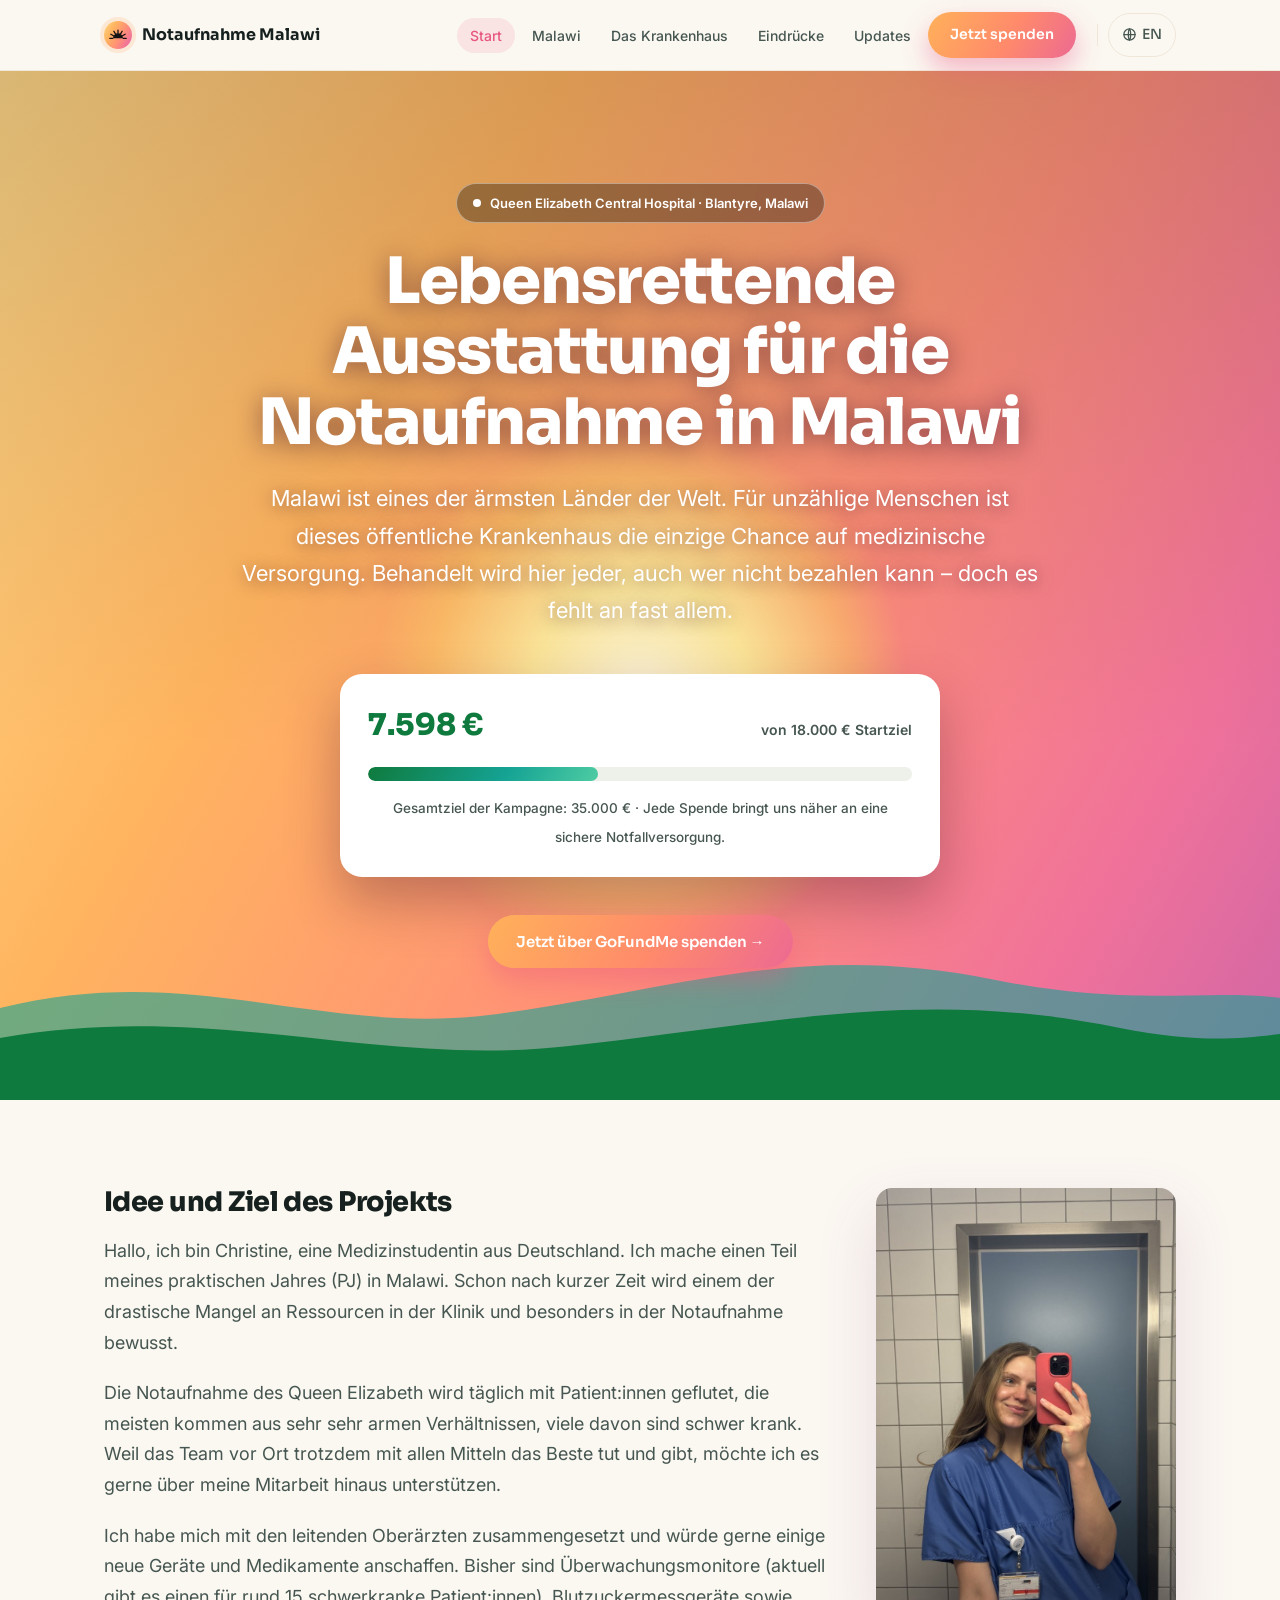
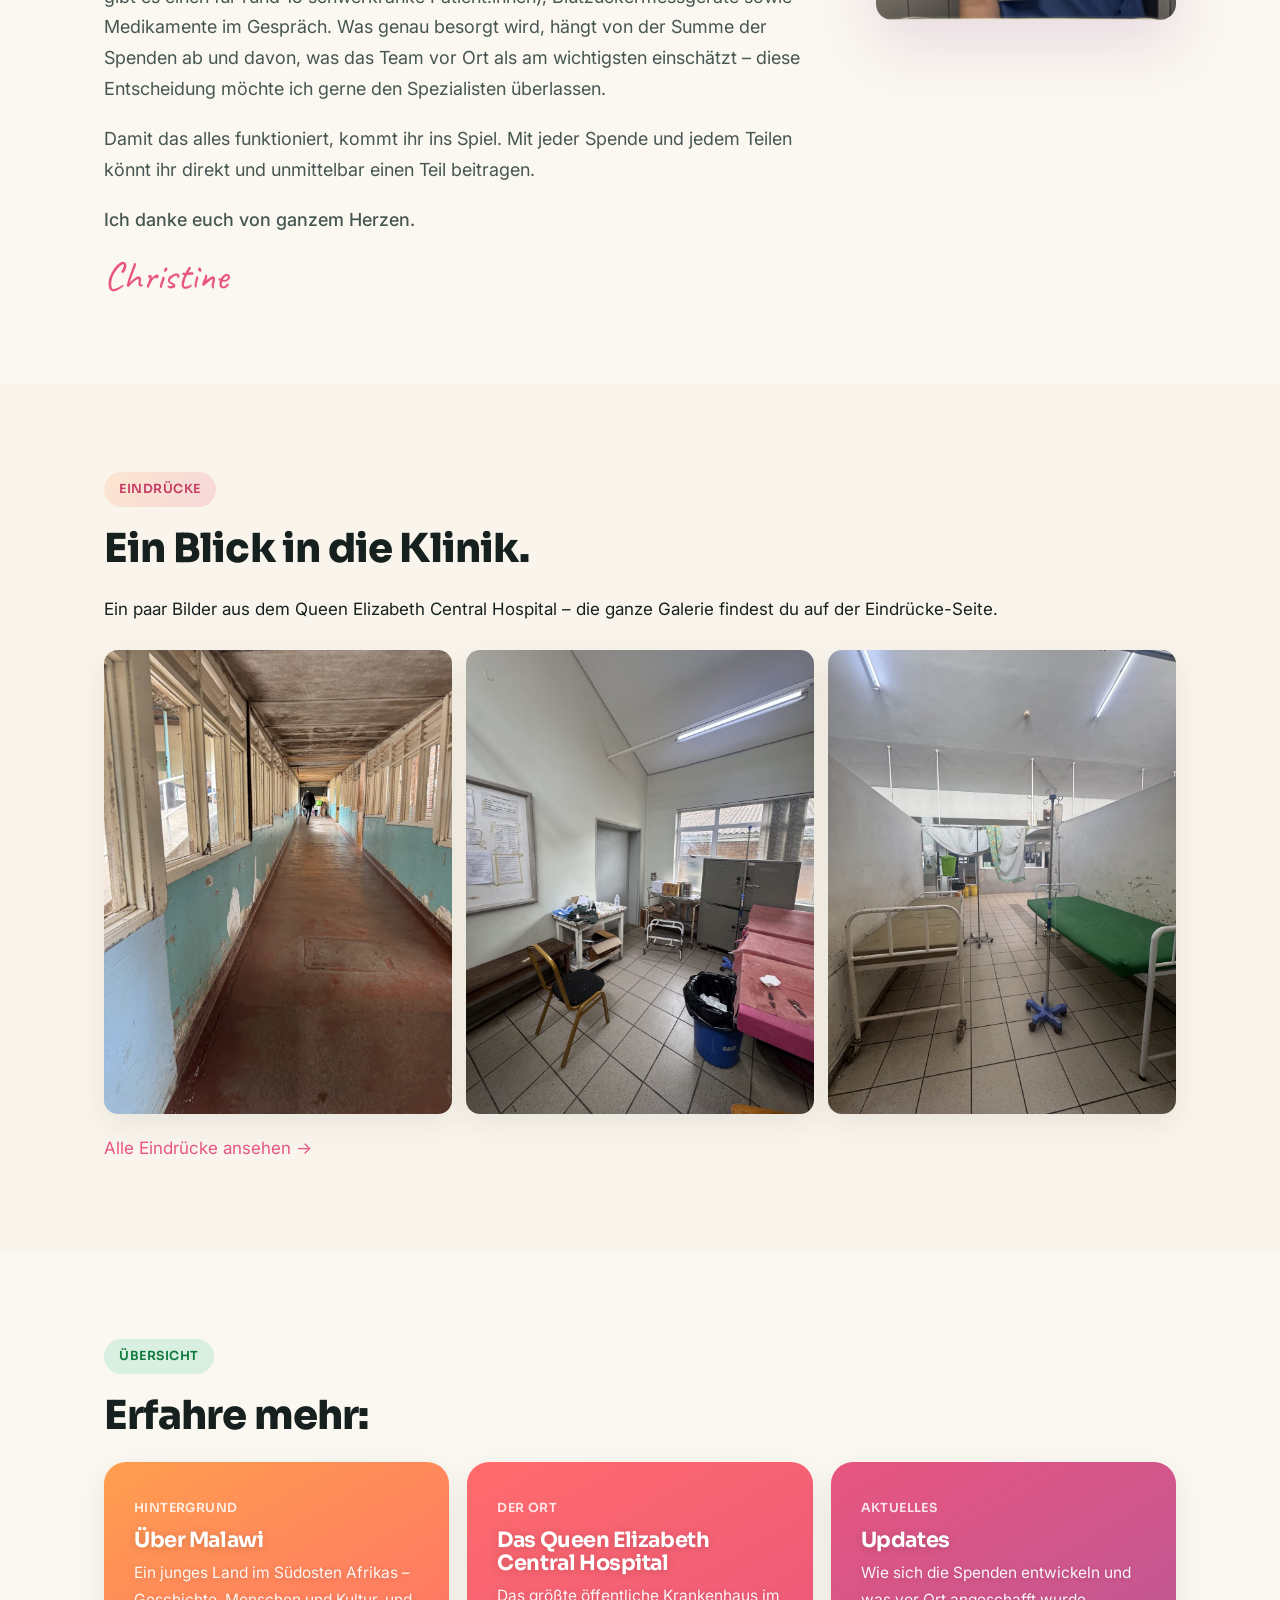
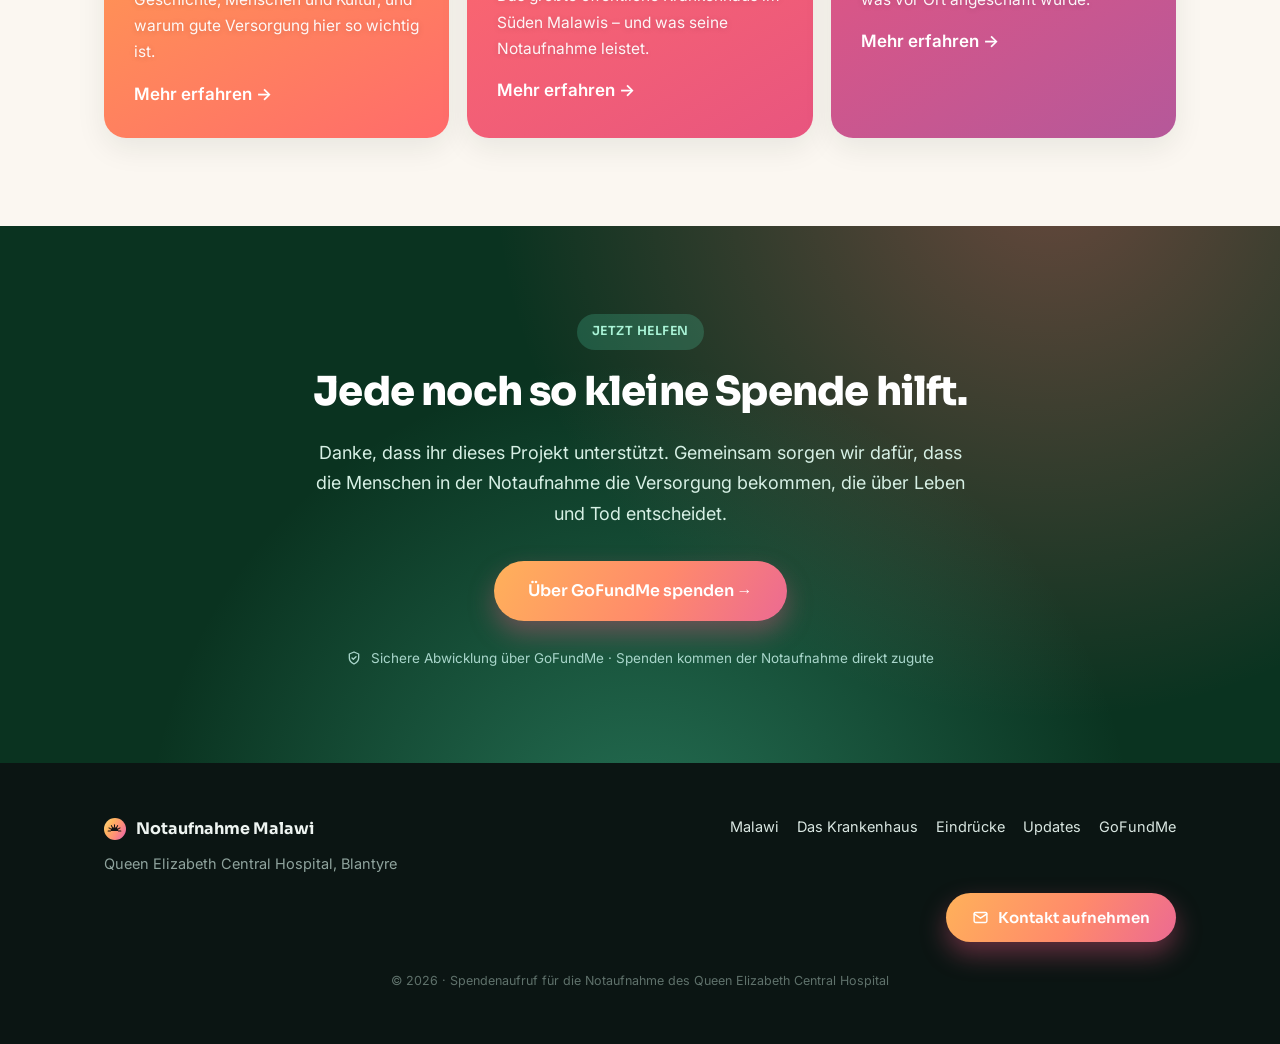
<file: index.html>
<!DOCTYPE html>
<html lang="de">
<head>
<meta charset="UTF-8">
<meta name="viewport" content="width=device-width, initial-scale=1.0">
<title>Notaufnahme Malawi – Spendenaufruf für das Queen Elizabeth Central Hospital</title>
<meta name="description" content="Spendenaufruf für lebensrettende Ausstattung der Notaufnahme am Queen Elizabeth Central Hospital in Blantyre, Malawi.">
<meta property="og:type" content="website">
<meta property="og:site_name" content="Notaufnahme Malawi">
<meta property="og:title" content="Notaufnahme Malawi – Spendenaufruf für das Queen Elizabeth Central Hospital">
<meta property="og:description" content="Spendenaufruf für lebensrettende Ausstattung der Notaufnahme am Queen Elizabeth Central Hospital in Blantyre, Malawi.">
<meta property="og:url" content="https://chrisbicode.github.io/Malawi-Emergency-departement/index.html">
<meta property="og:image" content="https://chrisbicode.github.io/Malawi-Emergency-departement/share.jpg">
<meta property="og:image:width" content="1200">
<meta property="og:image:height" content="630">
<meta property="og:image:alt" content="Notaufnahme des Queen Elizabeth Central Hospital in Malawi – Spendenaufruf">
<meta property="og:locale" content="de_DE">
<meta name="twitter:card" content="summary_large_image">
<meta name="twitter:title" content="Notaufnahme Malawi – Spendenaufruf für das Queen Elizabeth Central Hospital">
<meta name="twitter:description" content="Spendenaufruf für lebensrettende Ausstattung der Notaufnahme am Queen Elizabeth Central Hospital in Blantyre, Malawi.">
<meta name="twitter:image" content="https://chrisbicode.github.io/Malawi-Emergency-departement/share.jpg">
<link rel="preconnect" href="https://fonts.googleapis.com">
<link rel="preconnect" href="https://fonts.gstatic.com" crossorigin>
<link href="https://fonts.googleapis.com/css2?family=Sora:wght@400;500;600;700;800&family=Inter:wght@400;500;600&family=Caveat:wght@600;700&display=swap" rel="stylesheet">
<link rel="icon" href="sun.svg">
<link rel="stylesheet" href="style.css?v=12">
<style>.nav svg{width:26px;height:26px}.eyebrow .dot{width:8px;height:8px}svg{max-width:100%}.subhero{align-items:flex-start}.subhero h1{margin-bottom:12px}@media(min-width:601px){.subhero .wrap{padding-top:90px}}</style>
</head>
<body>

<!-- ============ HEADER ============ -->
<header class="site">
  <div class="wrap nav">
    <a class="brand" href="index.html"><span class="orb"></span> Notaufnahme&nbsp;Malawi</a>
    <button class="menu-toggle" aria-label="Menü"><span class="mbar" aria-hidden="true"></span></button>
    <ul id="navmenu">
      <li><a class="link active" href="index.html">Start</a></li>
      <li><a class="link" href="malawi.html">Malawi</a></li>
      <li><a class="link" href="krankenhaus.html">Das Krankenhaus</a></li>
      <li><a class="link" href="erfahrungen.html">Eindrücke</a></li>
      <li><a class="link" href="updates.html">Updates</a></li>
      <li><a href="https://www.gofundme.com/f/lebensrettende-ausstattung-fur-die-notaufnahme-in-malawi" target="_blank" rel="noopener" class="btn btn-primary">Jetzt spenden</a></li>
    </ul>
    <a class="link lang" href="en/index.html" aria-label="Switch to English"><svg viewBox="0 0 24 24" fill="none" stroke="currentColor" stroke-width="2" stroke-linecap="round" stroke-linejoin="round"><circle cx="12" cy="12" r="9"/><path d="M3 12h18M12 3c2.5 2.7 2.5 15.3 0 18M12 3c-2.5 2.7-2.5 15.3 0 18"/></svg> EN</a>
  </div>
</header>

<!-- ============ HERO ============ -->
<section class="hero hero-centered">
  <div class="sun"></div>
  <div class="scrim"></div>
  <div class="land">
    <svg viewBox="0 0 1440 180" preserveAspectRatio="none" xmlns="http://www.w3.org/2000/svg">
      <path d="M0,86 C220,38 360,116 560,92 C760,68 900,18 1120,58 C1280,86 1360,66 1440,76 L1440,180 L0,180 Z" fill="#15a394" opacity="0.6"/>
      <path d="M0,116 C240,78 420,146 640,124 C880,100 1040,66 1260,106 C1350,122 1400,116 1440,112 L1440,180 L0,180 Z" fill="#0f7a3d"/>
    </svg>
  </div>
  <div class="wrap">
    <span class="eyebrow"><span class="dot"></span> Queen Elizabeth Central Hospital · Blantyre, Malawi</span>
    <h1>Lebensrettende Ausstattung für die Notaufnahme in Malawi</h1>
    <p class="lead">Malawi ist eines der ärmsten Länder der Welt. Für unzählige Menschen ist dieses öffentliche Krankenhaus die einzige Chance auf medizinische Versorgung. Behandelt wird hier jeder, auch wer nicht bezahlen kann – doch es fehlt an fast allem.</p>

    <div class="progress-card">
      <div class="row">
        <span class="raised" id="raisedAmount">0 €</span>
        <span class="goal">von 18.000 € Startziel</span>
      </div>
      <div class="bar"><span id="bar"></span></div>
      <small>Gesamtziel der Kampagne: 35.000 € · Jede Spende bringt uns näher an eine sichere Notfallversorgung.</small>
    </div>

    <div class="cta">
      <a href="https://www.gofundme.com/f/lebensrettende-ausstattung-fur-die-notaufnahme-in-malawi" target="_blank" rel="noopener" class="btn btn-primary">Jetzt über GoFundMe spenden →</a>
    </div>
  </div>
</section>

<!-- ============ WORUM ES GEHT ============ -->
<section>
  <div class="wrap intro-2col">
    <div class="intro-text">
      <h2 class="title" style="font-size:clamp(21px,2.4vw,27px);margin-bottom:18px">Idee und Ziel des Projekts</h2>
      <div class="prose">
        <p>Hallo, ich bin Christine, eine Medizinstudentin aus Deutschland. Ich mache einen Teil meines praktischen Jahres (PJ) in Malawi. Schon nach kurzer Zeit wird einem der drastische Mangel an Ressourcen in der Klinik und besonders in der Notaufnahme bewusst.</p>
        <p>Die Notaufnahme des Queen Elizabeth wird täglich mit Patient:innen geflutet, die meisten kommen aus sehr sehr armen Verhältnissen, viele davon sind schwer krank. Weil das Team vor Ort trotzdem mit allen Mitteln das Beste tut und gibt, möchte ich es gerne über meine Mitarbeit hinaus unterstützen.</p>
        <p>Ich habe mich mit den leitenden Oberärzten zusammengesetzt und würde gerne einige neue Geräte und Medikamente anschaffen. Bisher sind Überwachungsmonitore (aktuell gibt es einen für rund 15 schwerkranke Patient:innen), Blutzuckermessgeräte sowie Medikamente im Gespräch. Was genau besorgt wird, hängt von der Summe der Spenden ab und davon, was das Team vor Ort als am wichtigsten einschätzt – diese Entscheidung möchte ich gerne den Spezialisten überlassen.</p>
        <p>Damit das alles funktioniert, kommt ihr ins Spiel. Mit jeder Spende und jedem Teilen könnt ihr direkt und unmittelbar einen Teil beitragen.</p>
        <p class="danke">Ich danke euch von ganzem Herzen.</p>
        <div class="signature">Christine</div>
      </div>
    </div>
    <div class="intro-photo">
      <img src="christine.jpg" alt="Christine in Arbeitskleidung im Krankenhaus">
    </div>
  </div>
</section>

<!-- ============ EINDRÜCKE-VORSCHAU ============ -->
<section class="alt">
  <div class="wrap">
    <span class="label sun">Eindrücke</span>
    <h2 class="title">Ein Blick in die Klinik.</h2>
    <p class="prose" style="margin-bottom:26px">Ein paar Bilder aus dem Queen Elizabeth Central Hospital – die ganze Galerie findest du auf der Eindrücke-Seite.</p>
    <a class="preview-grid" href="erfahrungen.html" aria-label="Zur Eindrücke-Seite">
      <img src="foto1-flur.jpg" alt="Flur der Klinik">
      <img src="foto2-behandlungsraum.jpg" alt="Trauma-Raum">
      <img src="foto3-station.jpg" alt="Behandlungsplätze">
      <img class="pv-m" src="foto4-bett.jpg" alt="Behandlungsplatz mit Infusionsständern">
    </a>
    <p class="prose" style="margin-top:20px"><a href="erfahrungen.html">Alle Eindrücke ansehen →</a></p>
  </div>
</section>

<!-- ============ MEHR ERFAHREN (NAV) ============ -->
<section>
  <div class="wrap">
    <span class="label grn">Übersicht</span>
    <h2 class="title">Erfahre mehr:</h2>
    <div class="cards">
      <a class="navcard" href="malawi.html">
        <span class="tag">Hintergrund</span>
        <h3>Über Malawi</h3>
        <p>Ein junges Land im Südosten Afrikas – Geschichte, Menschen und Kultur, und warum gute Versorgung hier so wichtig ist.</p>
        <span class="go">Mehr erfahren →</span>
      </a>
      <a class="navcard" href="krankenhaus.html">
        <span class="tag">Der Ort</span>
        <h3>Das Queen Elizabeth Central Hospital</h3>
        <p>Das größte öffentliche Krankenhaus im Süden Malawis – und was seine Notaufnahme leistet.</p>
        <span class="go">Mehr erfahren →</span>
      </a>
      <a class="navcard" href="updates.html">
        <span class="tag">Aktuelles</span>
        <h3>Updates</h3>
        <p>Wie sich die Spenden entwickeln und was vor Ort angeschafft wurde.</p>
        <span class="go">Mehr erfahren →</span>
      </a>
    </div>
  </div>
</section>

<!-- ============ SPENDEN ============ -->
<section class="donate" id="spenden">
  <div class="wrap">
    <span class="label grn">Jetzt helfen</span>
    <h2 class="title" style="text-align:center">Jede noch so kleine Spende hilft.</h2>
    <div class="prose">
      <p>Danke, dass ihr dieses Projekt unterstützt. Gemeinsam sorgen wir dafür, dass die Menschen in der Notaufnahme die Versorgung bekommen, die über Leben und Tod entscheidet.</p>
    </div>
    <div style="margin-top:32px">
      <a href="https://www.gofundme.com/f/lebensrettende-ausstattung-fur-die-notaufnahme-in-malawi" target="_blank" rel="noopener" class="btn btn-primary" style="font-size:16px;padding:16px 34px">Über GoFundMe spenden →</a>
    </div>
    <div class="trust"><svg width="24" height="24" viewBox="0 0 24 24" fill="none" stroke="currentColor" stroke-width="2" stroke-linecap="round" stroke-linejoin="round"><path d="M12 3l7 3v6c0 4-3 7-7 9-4-2-7-5-7-9V6l7-3Z"/><path d="M9 12l2 2 4-4"/></svg> Sichere Abwicklung über GoFundMe · Spenden kommen der Notaufnahme direkt zugute</div>
  </div>
</section>

<!-- ============ FOOTER ============ -->
<footer class="site">
  <div class="wrap fgrid">
    <div>
      <div class="brand" style="color:#eef4f1;margin-bottom:10px"><span class="orb" style="width:22px;height:22px"></span> Notaufnahme Malawi</div>
      Queen Elizabeth Central Hospital, Blantyre
    </div>
    <div class="fnav">
      <a href="malawi.html">Malawi</a>
      <a href="krankenhaus.html">Das Krankenhaus</a>
      <a href="erfahrungen.html">Eindrücke</a>
      <a href="updates.html">Updates</a>
      <a href="https://www.gofundme.com/f/lebensrettende-ausstattung-fur-die-notaufnahme-in-malawi" target="_blank" rel="noopener">GoFundMe</a>
    </div>
  </div>
      <div class="wrap fcontact">
      <a class="btn btn-primary" href="mailto:chbie115@uni-duesseldorf.de" style="padding:12px 26px"><svg viewBox="0 0 24 24" width="17" height="17" fill="none" stroke="currentColor" stroke-width="2" stroke-linecap="round" stroke-linejoin="round"><rect x="3" y="5" width="18" height="14" rx="2"/><path d="M3 7l9 6 9-6"/></svg> Kontakt aufnehmen</a>
    </div>
    <div class="wrap center" style="margin-top:28px;color:#5f716b;font-size:12.5px">© <span id="year"></span> · Spendenaufruf für die Notaufnahme des Queen Elizabeth Central Hospital</div>
</footer>

<script>
  // ==== SPENDENSTAND hier aktualisieren ====
  const SPENDENZIEL = 18000;   // Startziel in Euro
  const SPENDENSTAND = 7598;      // <-- aktuellen Stand eintragen, z. B. 4200
</script>
<script src="script.js?v=12"></script>
</body>
</html>
</file>
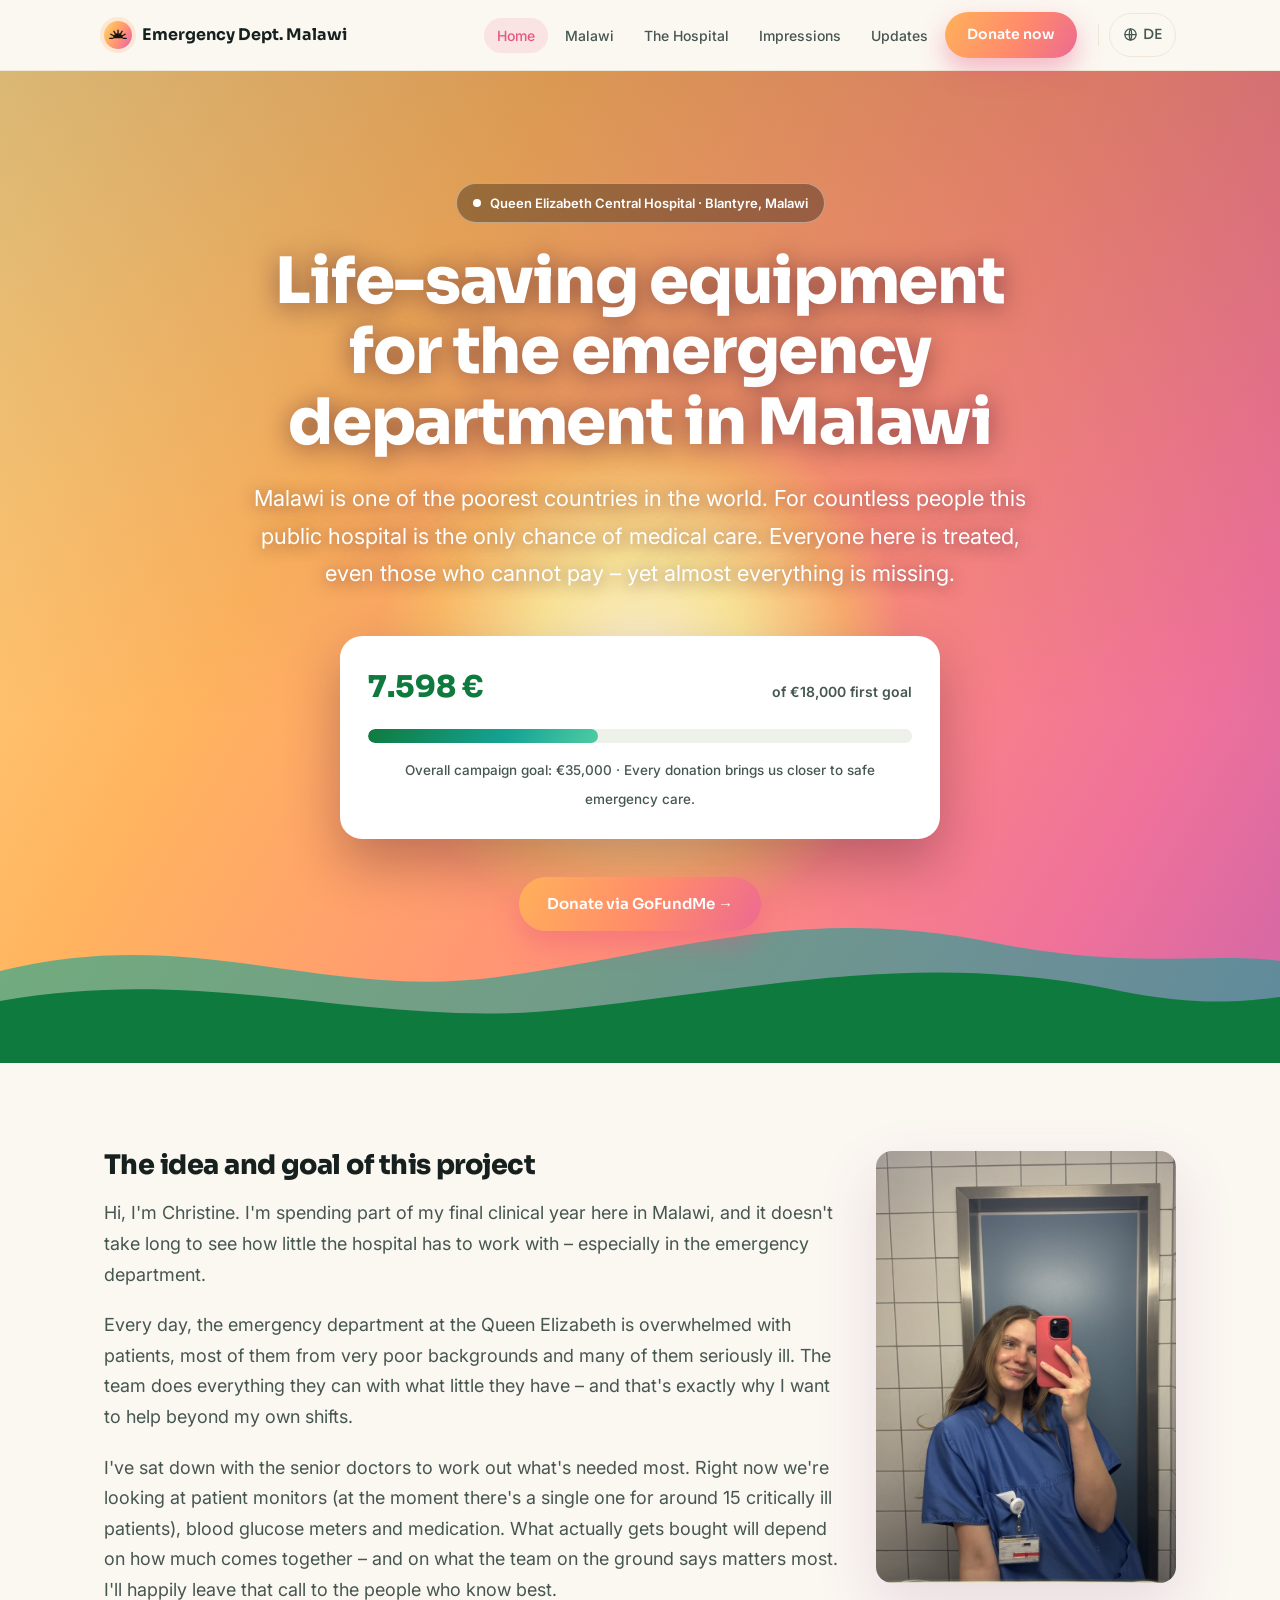
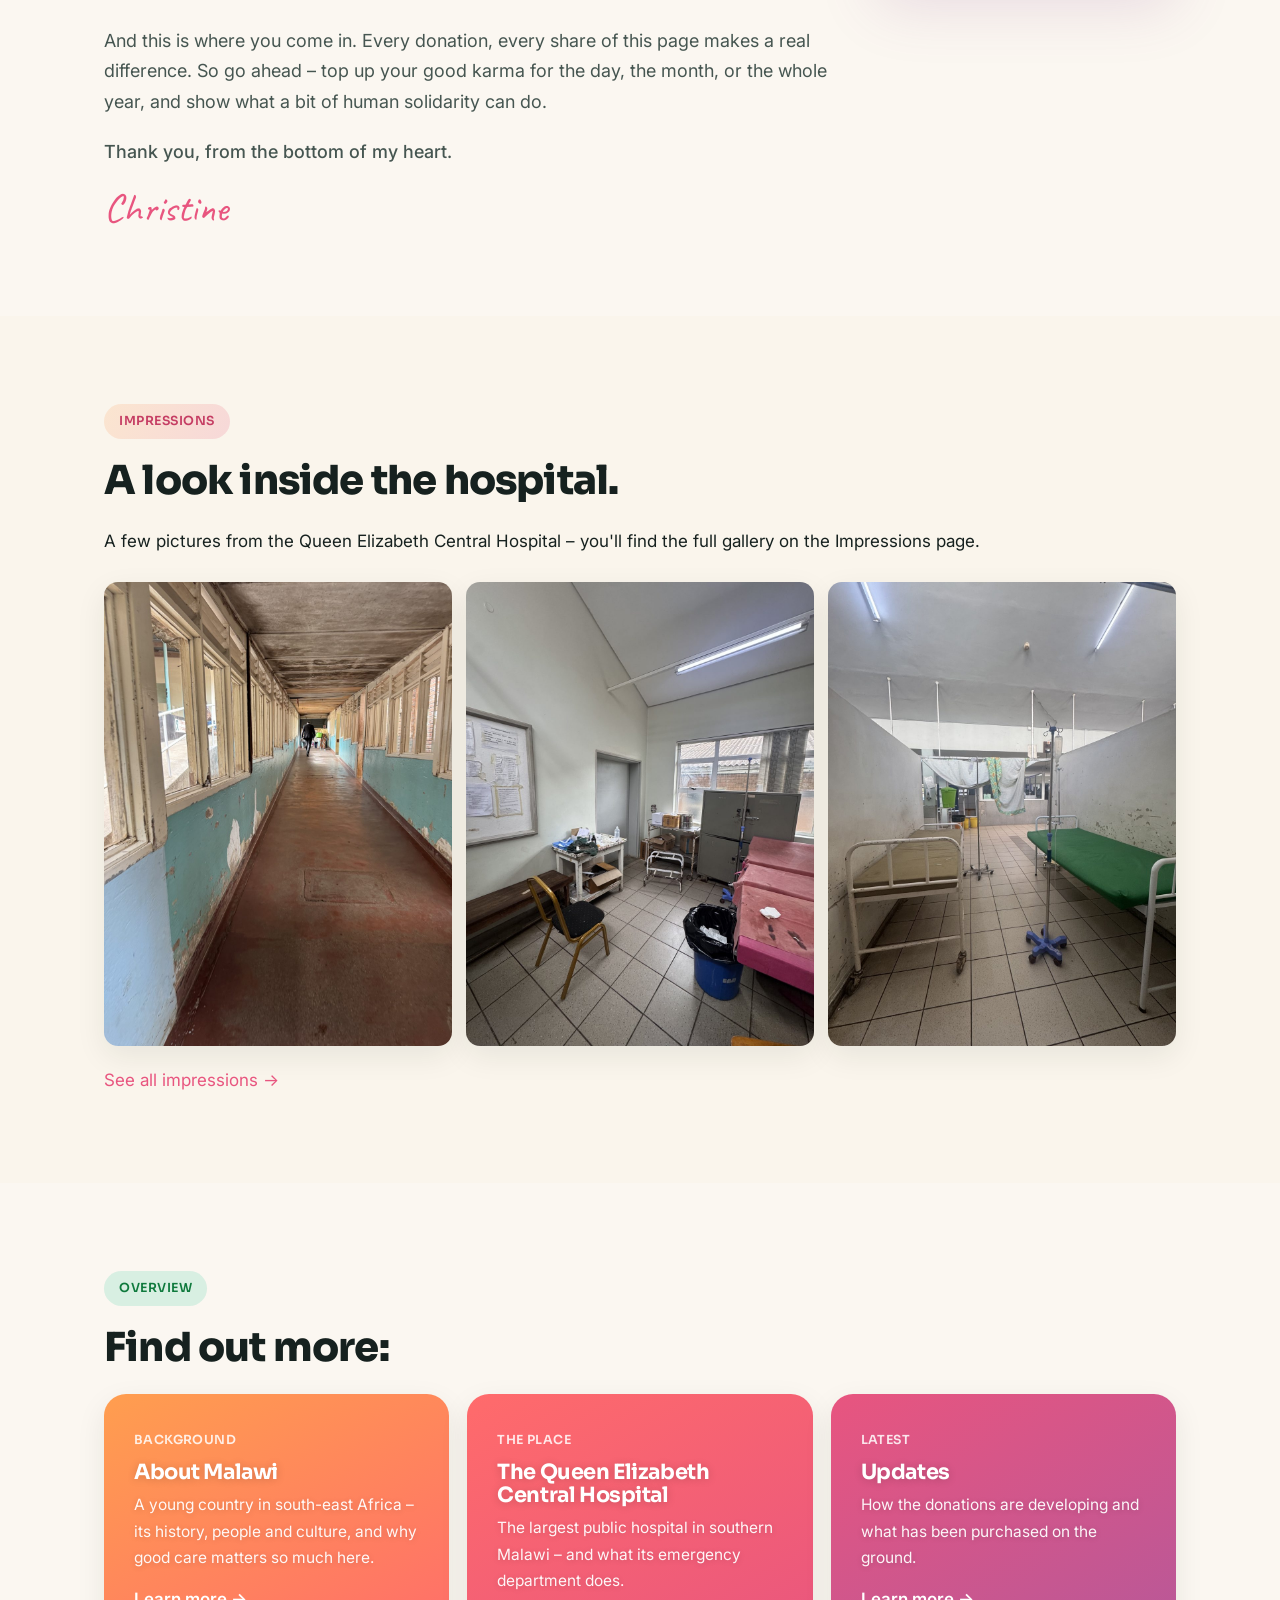
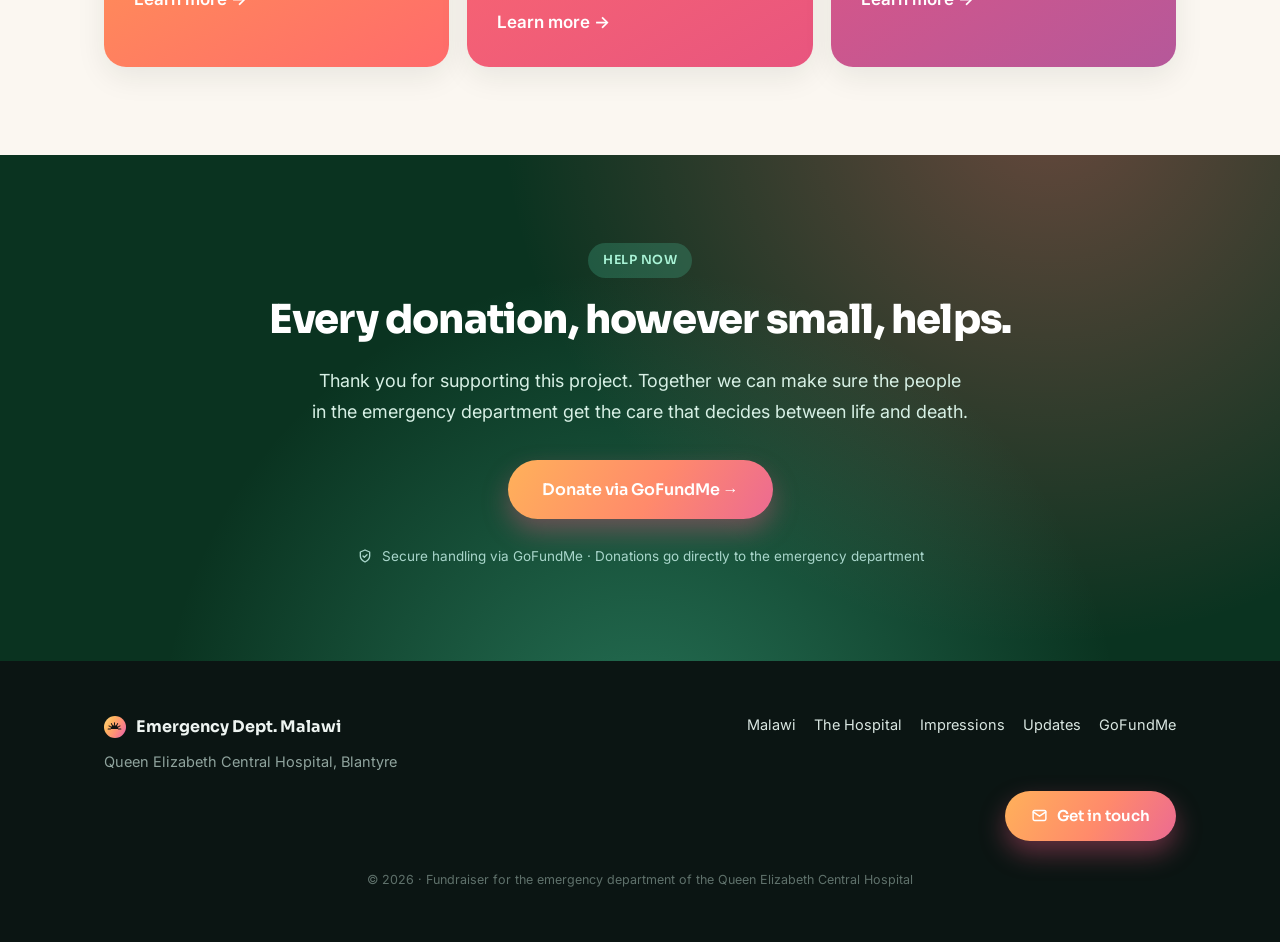
<file: en/index.html>
<!DOCTYPE html>
<html lang="en">
<head>
<meta charset="UTF-8">
<meta name="viewport" content="width=device-width, initial-scale=1.0">
<title>Emergency Department Malawi – Fundraiser for the Queen Elizabeth Central Hospital</title>
<meta name="description" content="Fundraiser for life-saving equipment for the emergency department at the Queen Elizabeth Central Hospital in Blantyre, Malawi.">
<meta property="og:type" content="website">
<meta property="og:site_name" content="Emergency Dept. Malawi">
<meta property="og:title" content="Emergency Department Malawi – Fundraiser for the Queen Elizabeth Central Hospital">
<meta property="og:description" content="Fundraiser for life-saving equipment for the emergency department at the Queen Elizabeth Central Hospital in Blantyre, Malawi.">
<meta property="og:url" content="https://chrisbicode.github.io/Malawi-Emergency-departement/en/index.html">
<meta property="og:image" content="https://chrisbicode.github.io/Malawi-Emergency-departement/share_en.jpg">
<meta property="og:image:width" content="1200">
<meta property="og:image:height" content="630">
<meta property="og:image:alt" content="Queen Elizabeth Central Hospital emergency department, Malawi – fundraiser">
<meta property="og:locale" content="en_US">
<meta name="twitter:card" content="summary_large_image">
<meta name="twitter:title" content="Emergency Department Malawi – Fundraiser for the Queen Elizabeth Central Hospital">
<meta name="twitter:description" content="Fundraiser for life-saving equipment for the emergency department at the Queen Elizabeth Central Hospital in Blantyre, Malawi.">
<meta name="twitter:image" content="https://chrisbicode.github.io/Malawi-Emergency-departement/share_en.jpg">
<link rel="preconnect" href="https://fonts.googleapis.com">
<link rel="preconnect" href="https://fonts.gstatic.com" crossorigin>
<link href="https://fonts.googleapis.com/css2?family=Sora:wght@400;500;600;700;800&family=Inter:wght@400;500;600&family=Caveat:wght@600;700&display=swap" rel="stylesheet">
<link rel="icon" href="../sun.svg">
<link rel="stylesheet" href="../style.css?v=12">
<style>.nav svg{width:26px;height:26px}.eyebrow .dot{width:8px;height:8px}svg{max-width:100%}.subhero{align-items:flex-start}.subhero h1{margin-bottom:12px}@media(min-width:601px){.subhero .wrap{padding-top:90px}}</style>
</head>
<body>

<!-- ============ HEADER ============ -->
<header class="site">
  <div class="wrap nav">
    <a class="brand" href="index.html"><span class="orb"></span> Emergency&nbsp;Dept.&nbsp;Malawi</a>
    <button class="menu-toggle" aria-label="Menu"><span class="mbar" aria-hidden="true"></span></button>
    <ul id="navmenu">
      <li><a class="link active" href="index.html">Home</a></li>
      <li><a class="link" href="malawi.html">Malawi</a></li>
      <li><a class="link" href="krankenhaus.html">The Hospital</a></li>
      <li><a class="link" href="erfahrungen.html">Impressions</a></li>
      <li><a class="link" href="updates.html">Updates</a></li>
      <li><a href="https://www.gofundme.com/f/lebensrettende-ausstattung-fur-die-notaufnahme-in-malawi" target="_blank" rel="noopener" class="btn btn-primary">Donate now</a></li>
    </ul>
    <a class="link lang" href="../index.html" aria-label="Auf Deutsch"><svg viewBox="0 0 24 24" fill="none" stroke="currentColor" stroke-width="2" stroke-linecap="round" stroke-linejoin="round"><circle cx="12" cy="12" r="9"/><path d="M3 12h18M12 3c2.5 2.7 2.5 15.3 0 18M12 3c-2.5 2.7-2.5 15.3 0 18"/></svg> DE</a>
  </div>
</header>

<!-- ============ HERO ============ -->
<section class="hero hero-centered">
  <div class="sun"></div>
  <div class="scrim"></div>
  <div class="land">
    <svg viewBox="0 0 1440 180" preserveAspectRatio="none" xmlns="http://www.w3.org/2000/svg">
      <path d="M0,86 C220,38 360,116 560,92 C760,68 900,18 1120,58 C1280,86 1360,66 1440,76 L1440,180 L0,180 Z" fill="#15a394" opacity="0.6"/>
      <path d="M0,116 C240,78 420,146 640,124 C880,100 1040,66 1260,106 C1350,122 1400,116 1440,112 L1440,180 L0,180 Z" fill="#0f7a3d"/>
    </svg>
  </div>
  <div class="wrap">
    <span class="eyebrow"><span class="dot"></span> Queen Elizabeth Central Hospital · Blantyre, Malawi</span>
    <h1>Life-saving equipment for the emergency department in Malawi</h1>
    <p class="lead">Malawi is one of the poorest countries in the world. For countless people this public hospital is the only chance of medical care. Everyone here is treated, even those who cannot pay – yet almost everything is missing.</p>

    <div class="progress-card">
      <div class="row">
        <span class="raised" id="raisedAmount">0 €</span>
        <span class="goal">of €18,000 first goal</span>
      </div>
      <div class="bar"><span id="bar"></span></div>
      <small>Overall campaign goal: €35,000 · Every donation brings us closer to safe emergency care.</small>
    </div>

    <div class="cta">
      <a href="https://www.gofundme.com/f/lebensrettende-ausstattung-fur-die-notaufnahme-in-malawi" target="_blank" rel="noopener" class="btn btn-primary">Donate via GoFundMe →</a>
    </div>
  </div>
</section>

<!-- ============ ABOUT ME ============ -->
<section>
  <div class="wrap intro-2col">
    <div class="intro-text">
      <h2 class="title" style="font-size:clamp(21px,2.4vw,27px);margin-bottom:18px">The idea and goal of this project</h2>
      <div class="prose">
        <p>Hi, I'm Christine. I'm spending part of my final clinical year here in Malawi, and it doesn't take long to see how little the hospital has to work with – especially in the emergency department.</p>
        <p>Every day, the emergency department at the Queen Elizabeth is overwhelmed with patients, most of them from very poor backgrounds and many of them seriously ill. The team does everything they can with what little they have – and that's exactly why I want to help beyond my own shifts.</p>
        <p>I've sat down with the senior doctors to work out what's needed most. Right now we're looking at patient monitors (at the moment there's a single one for around 15 critically ill patients), blood glucose meters and medication. What actually gets bought will depend on how much comes together – and on what the team on the ground says matters most. I'll happily leave that call to the people who know best.</p>
        <p>And this is where you come in. Every donation, every share of this page makes a real difference. So go ahead – top up your good karma for the day, the month, or the whole year, and show what a bit of human solidarity can do.</p>
        <p class="danke">Thank you, from the bottom of my heart.</p>
        <div class="signature">Christine</div>
      </div>
    </div>
    <div class="intro-photo">
      <img src="../christine.jpg" alt="Christine in scrubs at the hospital">
    </div>
  </div>
</section>

<!-- ============ IMPRESSIONS PREVIEW ============ -->
<section class="alt">
  <div class="wrap">
    <span class="label sun">Impressions</span>
    <h2 class="title">A look inside the hospital.</h2>
    <p class="prose" style="margin-bottom:26px">A few pictures from the Queen Elizabeth Central Hospital – you'll find the full gallery on the Impressions page.</p>
    <a class="preview-grid" href="erfahrungen.html" aria-label="To the Impressions page">
      <img src="../foto1-flur.jpg" alt="Hospital corridor">
      <img src="../foto2-behandlungsraum.jpg" alt="Trauma room">
      <img src="../foto3-station.jpg" alt="Treatment bays">
      <img class="pv-m" src="../foto4-bett.jpg" alt="Treatment bay">
    </a>
    <p class="prose" style="margin-top:20px"><a href="erfahrungen.html">See all impressions →</a></p>
  </div>
</section>

<!-- ============ LEARN MORE (NAV) ============ -->
<section>
  <div class="wrap">
    <span class="label grn">Overview</span>
    <h2 class="title">Find out more:</h2>
    <div class="cards">
      <a class="navcard" href="malawi.html">
        <span class="tag">Background</span>
        <h3>About Malawi</h3>
        <p>A young country in south-east Africa – its history, people and culture, and why good care matters so much here.</p>
        <span class="go">Learn more →</span>
      </a>
      <a class="navcard" href="krankenhaus.html">
        <span class="tag">The place</span>
        <h3>The Queen Elizabeth Central Hospital</h3>
        <p>The largest public hospital in southern Malawi – and what its emergency department does.</p>
        <span class="go">Learn more →</span>
      </a>
      <a class="navcard" href="updates.html">
        <span class="tag">Latest</span>
        <h3>Updates</h3>
        <p>How the donations are developing and what has been purchased on the ground.</p>
        <span class="go">Learn more →</span>
      </a>
    </div>
  </div>
</section>

<!-- ============ DONATE ============ -->
<section class="donate" id="spenden">
  <div class="wrap">
    <span class="label grn">Help now</span>
    <h2 class="title" style="text-align:center">Every donation, however small, helps.</h2>
    <div class="prose">
      <p>Thank you for supporting this project. Together we can make sure the people in the emergency department get the care that decides between life and death.</p>
    </div>
    <div style="margin-top:32px">
      <a href="https://www.gofundme.com/f/lebensrettende-ausstattung-fur-die-notaufnahme-in-malawi" target="_blank" rel="noopener" class="btn btn-primary" style="font-size:16px;padding:16px 34px">Donate via GoFundMe →</a>
    </div>
    <div class="trust"><svg viewBox="0 0 24 24" fill="none" stroke="currentColor" stroke-width="2" stroke-linecap="round" stroke-linejoin="round"><path d="M12 3l7 3v6c0 4-3 7-7 9-4-2-7-5-7-9V6l7-3Z"/><path d="M9 12l2 2 4-4"/></svg> Secure handling via GoFundMe · Donations go directly to the emergency department</div>
  </div>
</section>

<!-- ============ FOOTER ============ -->
<footer class="site">
  <div class="wrap fgrid">
    <div>
      <div class="brand" style="color:#eef4f1;margin-bottom:10px"><span class="orb" style="width:22px;height:22px"></span> Emergency Dept. Malawi</div>
      Queen Elizabeth Central Hospital, Blantyre
    </div>
    <div class="fnav">
      <a href="malawi.html">Malawi</a>
      <a href="krankenhaus.html">The Hospital</a>
      <a href="erfahrungen.html">Impressions</a>
      <a href="updates.html">Updates</a>
      <a href="https://www.gofundme.com/f/lebensrettende-ausstattung-fur-die-notaufnahme-in-malawi" target="_blank" rel="noopener">GoFundMe</a>
    </div>
  </div>
      <div class="wrap fcontact">
      <a class="btn btn-primary" href="mailto:chbie115@uni-duesseldorf.de" style="padding:12px 26px"><svg viewBox="0 0 24 24" width="17" height="17" fill="none" stroke="currentColor" stroke-width="2" stroke-linecap="round" stroke-linejoin="round"><rect x="3" y="5" width="18" height="14" rx="2"/><path d="M3 7l9 6 9-6"/></svg> Get in touch</a>
    </div>
    <div class="wrap center" style="margin-top:28px;color:#5f716b;font-size:12.5px">© <span id="year"></span> · Fundraiser for the emergency department of the Queen Elizabeth Central Hospital</div>
</footer>

<script>
  const SPENDENZIEL = 18000;
  const SPENDENSTAND = 7598;
</script>
<script src="../script.js?v=12"></script>
</body>
</html>
</file>
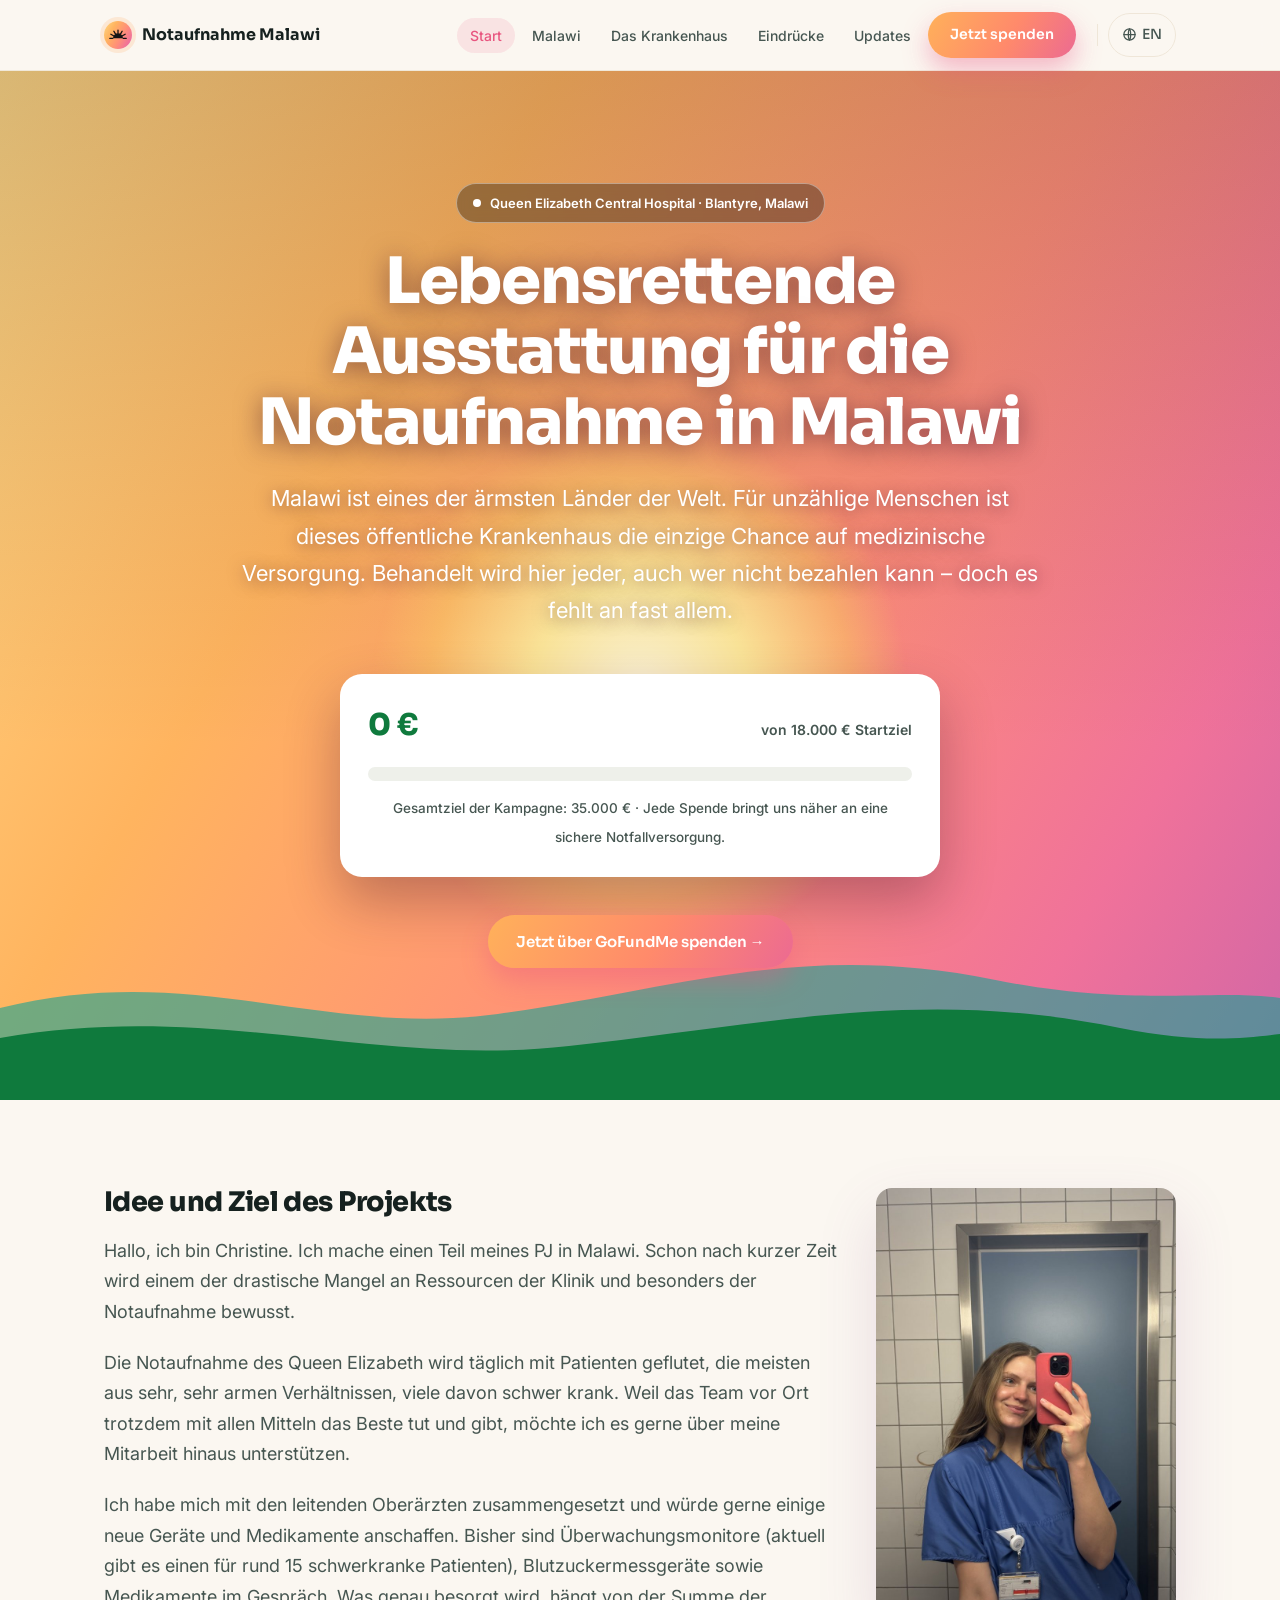
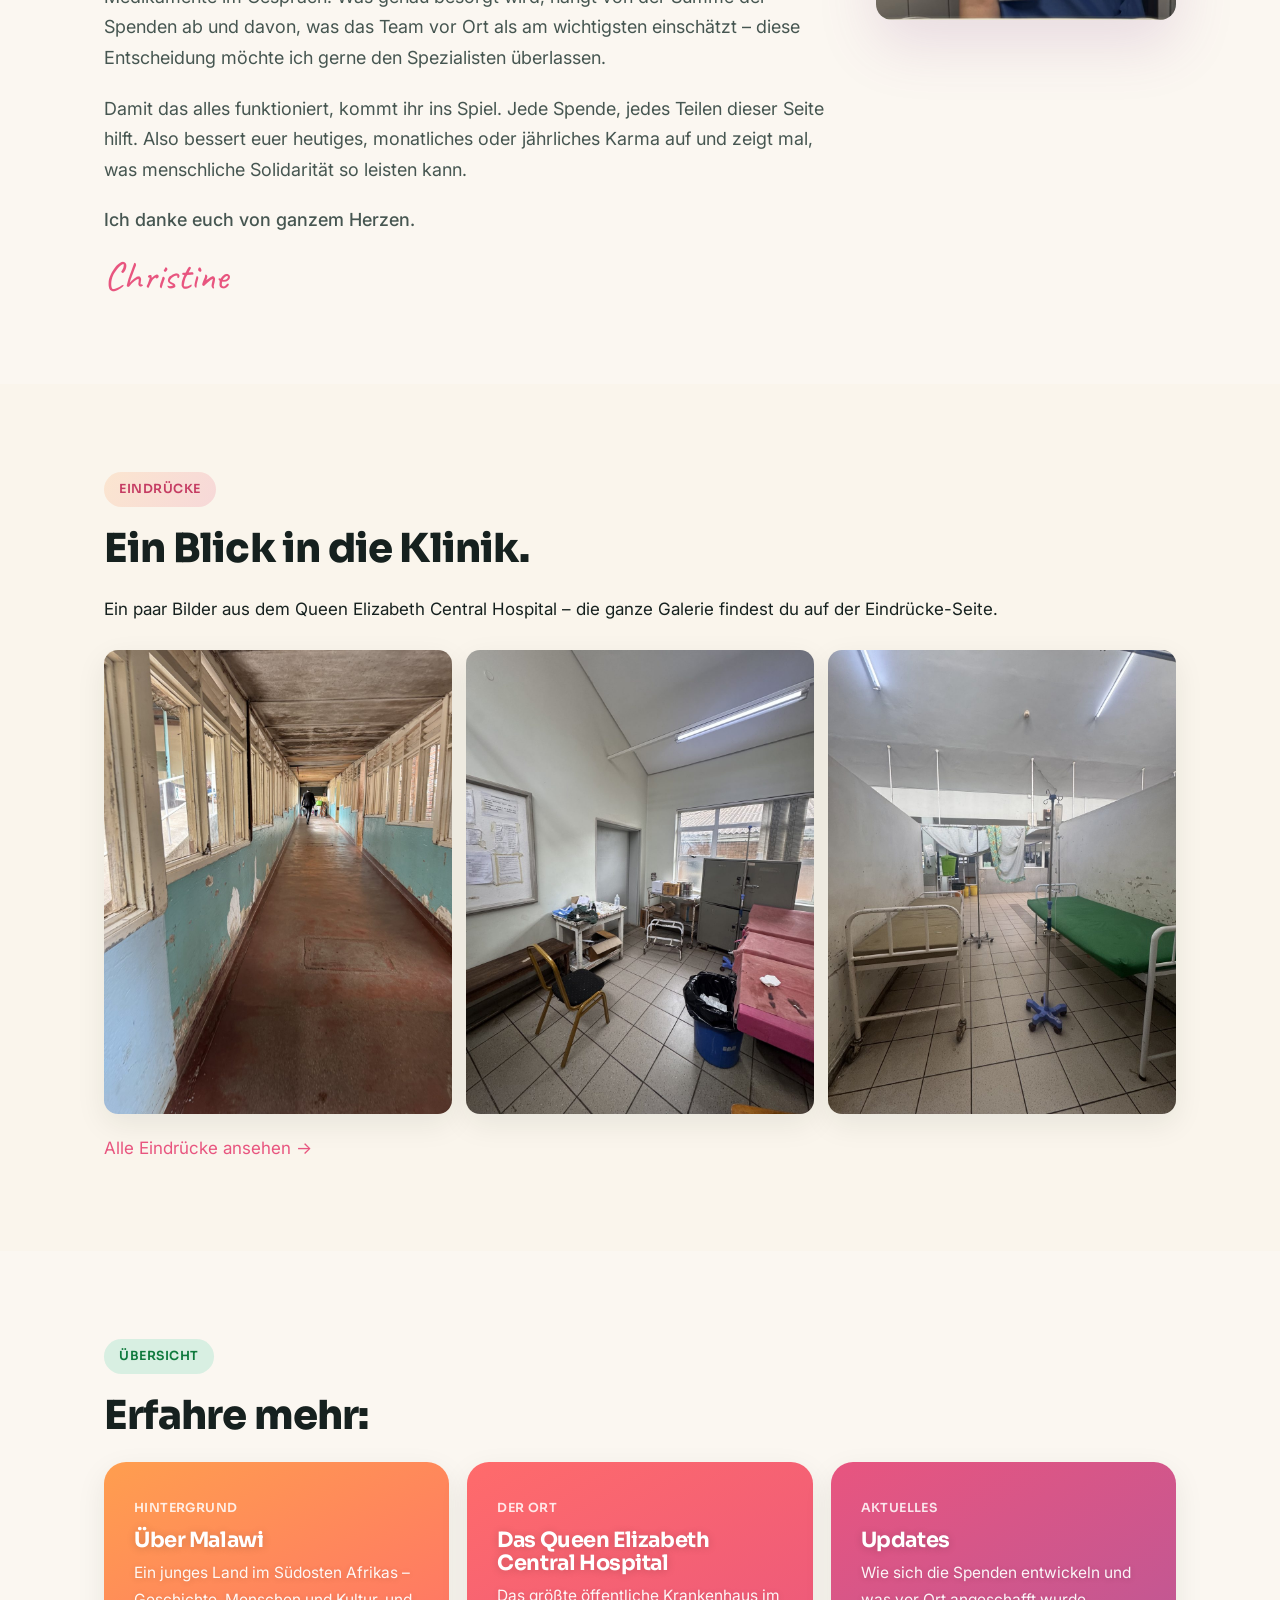
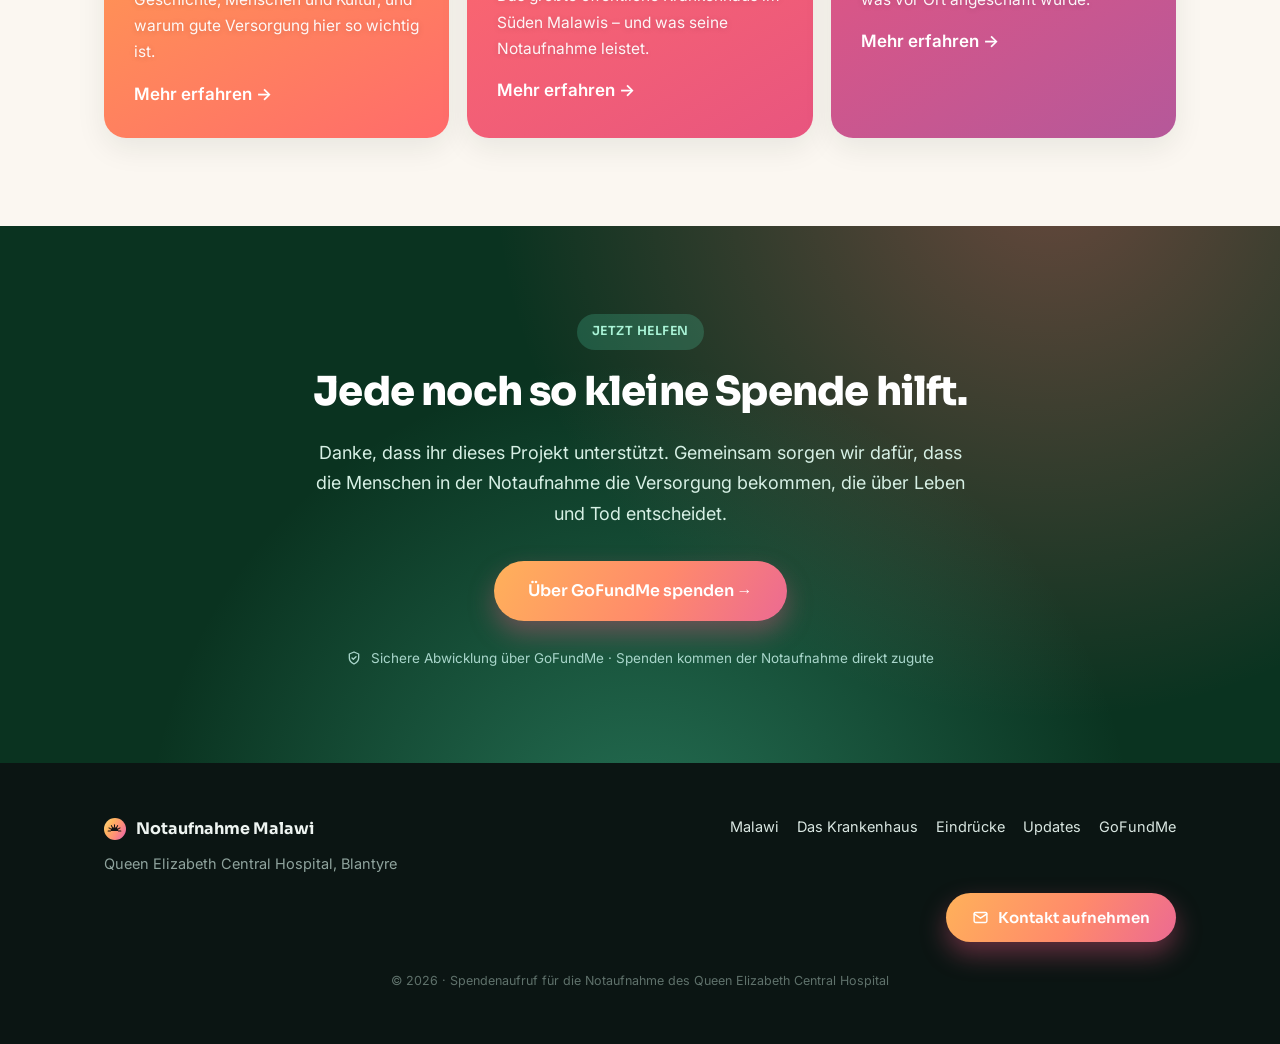
<file: notaufnahme-malawi-website/index.html>
<!DOCTYPE html>
<html lang="de">
<head>
<meta charset="UTF-8">
<meta name="viewport" content="width=device-width, initial-scale=1.0">
<title>Notaufnahme Malawi – Spendenaufruf für das Queen Elizabeth Central Hospital</title>
<meta name="description" content="Spendenaufruf für lebensrettende Ausstattung der Notaufnahme am Queen Elizabeth Central Hospital in Blantyre, Malawi.">
<link rel="preconnect" href="https://fonts.googleapis.com">
<link rel="preconnect" href="https://fonts.gstatic.com" crossorigin>
<link href="https://fonts.googleapis.com/css2?family=Sora:wght@400;500;600;700;800&family=Inter:wght@400;500;600&family=Caveat:wght@600;700&display=swap" rel="stylesheet">
<link rel="icon" href="sun.svg">
<link rel="stylesheet" href="style.css?v=6">
<style>.nav svg{width:26px;height:26px}.eyebrow .dot{width:8px;height:8px}svg{max-width:100%}.subhero{align-items:flex-start}.subhero h1{margin-bottom:12px}@media(min-width:601px){.subhero .wrap{padding-top:90px}}</style>
</head>
<body>

<!-- ============ HEADER ============ -->
<header class="site">
  <div class="wrap nav">
    <a class="brand" href="index.html"><span class="orb"></span> Notaufnahme&nbsp;Malawi</a>
    <button class="menu-toggle" aria-label="Menü"><svg width="24" height="24" viewBox="0 0 24 24" fill="none" stroke="currentColor" stroke-width="2" stroke-linecap="round"><path d="M4 7h16M4 12h16M4 17h16"/></svg></button>
    <ul id="navmenu">
      <li><a class="link active" href="index.html">Start</a></li>
      <li><a class="link" href="malawi.html">Malawi</a></li>
      <li><a class="link" href="krankenhaus.html">Das Krankenhaus</a></li>
      <li><a class="link" href="erfahrungen.html">Eindrücke</a></li>
      <li><a class="link" href="updates.html">Updates</a></li>
      <li><a href="https://www.gofundme.com/f/lebensrettende-ausstattung-fur-die-notaufnahme-in-malawi" target="_blank" rel="noopener" class="btn btn-primary">Jetzt spenden</a></li>
    </ul>
    <a class="link lang" href="en/index.html" aria-label="Switch to English"><svg viewBox="0 0 24 24" fill="none" stroke="currentColor" stroke-width="2" stroke-linecap="round" stroke-linejoin="round"><circle cx="12" cy="12" r="9"/><path d="M3 12h18M12 3c2.5 2.7 2.5 15.3 0 18M12 3c-2.5 2.7-2.5 15.3 0 18"/></svg> EN</a>
  </div>
</header>

<!-- ============ HERO ============ -->
<section class="hero hero-centered">
  <div class="sun"></div>
  <div class="scrim"></div>
  <div class="land">
    <svg viewBox="0 0 1440 180" preserveAspectRatio="none" xmlns="http://www.w3.org/2000/svg">
      <path d="M0,86 C220,38 360,116 560,92 C760,68 900,18 1120,58 C1280,86 1360,66 1440,76 L1440,180 L0,180 Z" fill="#15a394" opacity="0.6"/>
      <path d="M0,116 C240,78 420,146 640,124 C880,100 1040,66 1260,106 C1350,122 1400,116 1440,112 L1440,180 L0,180 Z" fill="#0f7a3d"/>
    </svg>
  </div>
  <div class="wrap">
    <span class="eyebrow"><span class="dot"></span> Queen Elizabeth Central Hospital · Blantyre, Malawi</span>
    <h1>Lebensrettende Ausstattung für die Notaufnahme in Malawi</h1>
    <p class="lead">Malawi ist eines der ärmsten Länder der Welt. Für unzählige Menschen ist dieses öffentliche Krankenhaus die einzige Chance auf medizinische Versorgung. Behandelt wird hier jeder, auch wer nicht bezahlen kann – doch es fehlt an fast allem.</p>

    <div class="progress-card">
      <div class="row">
        <span class="raised" id="raisedAmount">0 €</span>
        <span class="goal">von 18.000 € Startziel</span>
      </div>
      <div class="bar"><span id="bar"></span></div>
      <small>Gesamtziel der Kampagne: 35.000 € · Jede Spende bringt uns näher an eine sichere Notfallversorgung.</small>
    </div>

    <div class="cta">
      <a href="https://www.gofundme.com/f/lebensrettende-ausstattung-fur-die-notaufnahme-in-malawi" target="_blank" rel="noopener" class="btn btn-primary">Jetzt über GoFundMe spenden →</a>
    </div>
  </div>
</section>

<!-- ============ WORUM ES GEHT ============ -->
<section>
  <div class="wrap intro-2col">
    <div class="intro-text">
      <h2 class="title" style="font-size:clamp(21px,2.4vw,27px);margin-bottom:18px">Idee und Ziel des Projekts</h2>
      <div class="prose">
        <p>Hallo, ich bin Christine. Ich mache einen Teil meines PJ in Malawi. Schon nach kurzer Zeit wird einem der drastische Mangel an Ressourcen der Klinik und besonders der Notaufnahme bewusst.</p>
        <p>Die Notaufnahme des Queen Elizabeth wird täglich mit Patienten geflutet, die meisten aus sehr, sehr armen Verhältnissen, viele davon schwer krank. Weil das Team vor Ort trotzdem mit allen Mitteln das Beste tut und gibt, möchte ich es gerne über meine Mitarbeit hinaus unterstützen.</p>
        <p>Ich habe mich mit den leitenden Oberärzten zusammengesetzt und würde gerne einige neue Geräte und Medikamente anschaffen. Bisher sind Überwachungsmonitore (aktuell gibt es einen für rund 15 schwerkranke Patienten), Blutzuckermessgeräte sowie Medikamente im Gespräch. Was genau besorgt wird, hängt von der Summe der Spenden ab und davon, was das Team vor Ort als am wichtigsten einschätzt – diese Entscheidung möchte ich gerne den Spezialisten überlassen.</p>
        <p>Damit das alles funktioniert, kommt ihr ins Spiel. Jede Spende, jedes Teilen dieser Seite hilft. Also bessert euer heutiges, monatliches oder jährliches Karma auf und zeigt mal, was menschliche Solidarität so leisten kann.</p>
        <p class="danke">Ich danke euch von ganzem Herzen.</p>
        <div class="signature">Christine</div>
      </div>
    </div>
    <div class="intro-photo">
      <img src="christine.jpg" alt="Christine in Arbeitskleidung im Krankenhaus">
    </div>
  </div>
</section>

<!-- ============ EINDRÜCKE-VORSCHAU ============ -->
<section class="alt">
  <div class="wrap">
    <span class="label sun">Eindrücke</span>
    <h2 class="title">Ein Blick in die Klinik.</h2>
    <p class="prose" style="margin-bottom:26px">Ein paar Bilder aus dem Queen Elizabeth Central Hospital – die ganze Galerie findest du auf der Eindrücke-Seite.</p>
    <a class="preview-grid" href="erfahrungen.html" aria-label="Zur Eindrücke-Seite">
      <img src="foto1-flur.jpg" alt="Flur der Klinik">
      <img src="foto2-behandlungsraum.jpg" alt="Trauma-Raum">
      <img src="foto3-station.jpg" alt="Behandlungsplätze">
    </a>
    <p class="prose" style="margin-top:20px"><a href="erfahrungen.html">Alle Eindrücke ansehen →</a></p>
  </div>
</section>

<!-- ============ MEHR ERFAHREN (NAV) ============ -->
<section>
  <div class="wrap">
    <span class="label grn">Übersicht</span>
    <h2 class="title">Erfahre mehr:</h2>
    <div class="cards">
      <a class="navcard" href="malawi.html">
        <span class="tag">Hintergrund</span>
        <h3>Über Malawi</h3>
        <p>Ein junges Land im Südosten Afrikas – Geschichte, Menschen und Kultur, und warum gute Versorgung hier so wichtig ist.</p>
        <span class="go">Mehr erfahren →</span>
      </a>
      <a class="navcard" href="krankenhaus.html">
        <span class="tag">Der Ort</span>
        <h3>Das Queen Elizabeth Central Hospital</h3>
        <p>Das größte öffentliche Krankenhaus im Süden Malawis – und was seine Notaufnahme leistet.</p>
        <span class="go">Mehr erfahren →</span>
      </a>
      <a class="navcard" href="updates.html">
        <span class="tag">Aktuelles</span>
        <h3>Updates</h3>
        <p>Wie sich die Spenden entwickeln und was vor Ort angeschafft wurde.</p>
        <span class="go">Mehr erfahren →</span>
      </a>
    </div>
  </div>
</section>

<!-- ============ SPENDEN ============ -->
<section class="donate" id="spenden">
  <div class="wrap">
    <span class="label grn">Jetzt helfen</span>
    <h2 class="title" style="text-align:center">Jede noch so kleine Spende hilft.</h2>
    <div class="prose">
      <p>Danke, dass ihr dieses Projekt unterstützt. Gemeinsam sorgen wir dafür, dass die Menschen in der Notaufnahme die Versorgung bekommen, die über Leben und Tod entscheidet.</p>
    </div>
    <div style="margin-top:32px">
      <a href="https://www.gofundme.com/f/lebensrettende-ausstattung-fur-die-notaufnahme-in-malawi" target="_blank" rel="noopener" class="btn btn-primary" style="font-size:16px;padding:16px 34px">Über GoFundMe spenden →</a>
    </div>
    <div class="trust"><svg width="24" height="24" viewBox="0 0 24 24" fill="none" stroke="currentColor" stroke-width="2" stroke-linecap="round" stroke-linejoin="round"><path d="M12 3l7 3v6c0 4-3 7-7 9-4-2-7-5-7-9V6l7-3Z"/><path d="M9 12l2 2 4-4"/></svg> Sichere Abwicklung über GoFundMe · Spenden kommen der Notaufnahme direkt zugute</div>
  </div>
</section>

<!-- ============ FOOTER ============ -->
<footer class="site">
  <div class="wrap fgrid">
    <div>
      <div class="brand" style="color:#eef4f1;margin-bottom:10px"><span class="orb" style="width:22px;height:22px"></span> Notaufnahme Malawi</div>
      Queen Elizabeth Central Hospital, Blantyre
    </div>
    <div class="fnav">
      <a href="malawi.html">Malawi</a>
      <a href="krankenhaus.html">Das Krankenhaus</a>
      <a href="erfahrungen.html">Eindrücke</a>
      <a href="updates.html">Updates</a>
      <a href="https://www.gofundme.com/f/lebensrettende-ausstattung-fur-die-notaufnahme-in-malawi" target="_blank" rel="noopener">GoFundMe</a>
    </div>
  </div>
      <div class="wrap" style="margin-top:16px;text-align:right">
      <a class="btn btn-primary" href="mailto:chbie115@uni-duesseldorf.de" style="padding:12px 26px"><svg viewBox="0 0 24 24" width="17" height="17" fill="none" stroke="currentColor" stroke-width="2" stroke-linecap="round" stroke-linejoin="round"><rect x="3" y="5" width="18" height="14" rx="2"/><path d="M3 7l9 6 9-6"/></svg> Kontakt aufnehmen</a>
    </div>
    <div class="wrap center" style="margin-top:28px;color:#5f716b;font-size:12.5px">© <span id="year"></span> · Spendenaufruf für die Notaufnahme des Queen Elizabeth Central Hospital</div>
</footer>

<script>
  // ==== SPENDENSTAND hier aktualisieren ====
  const SPENDENZIEL = 18000;   // Startziel in Euro
  const SPENDENSTAND = 0;      // <-- aktuellen Stand eintragen, z. B. 4200
</script>
<script src="script.js?v=6"></script>
</body>
</html>
</file>
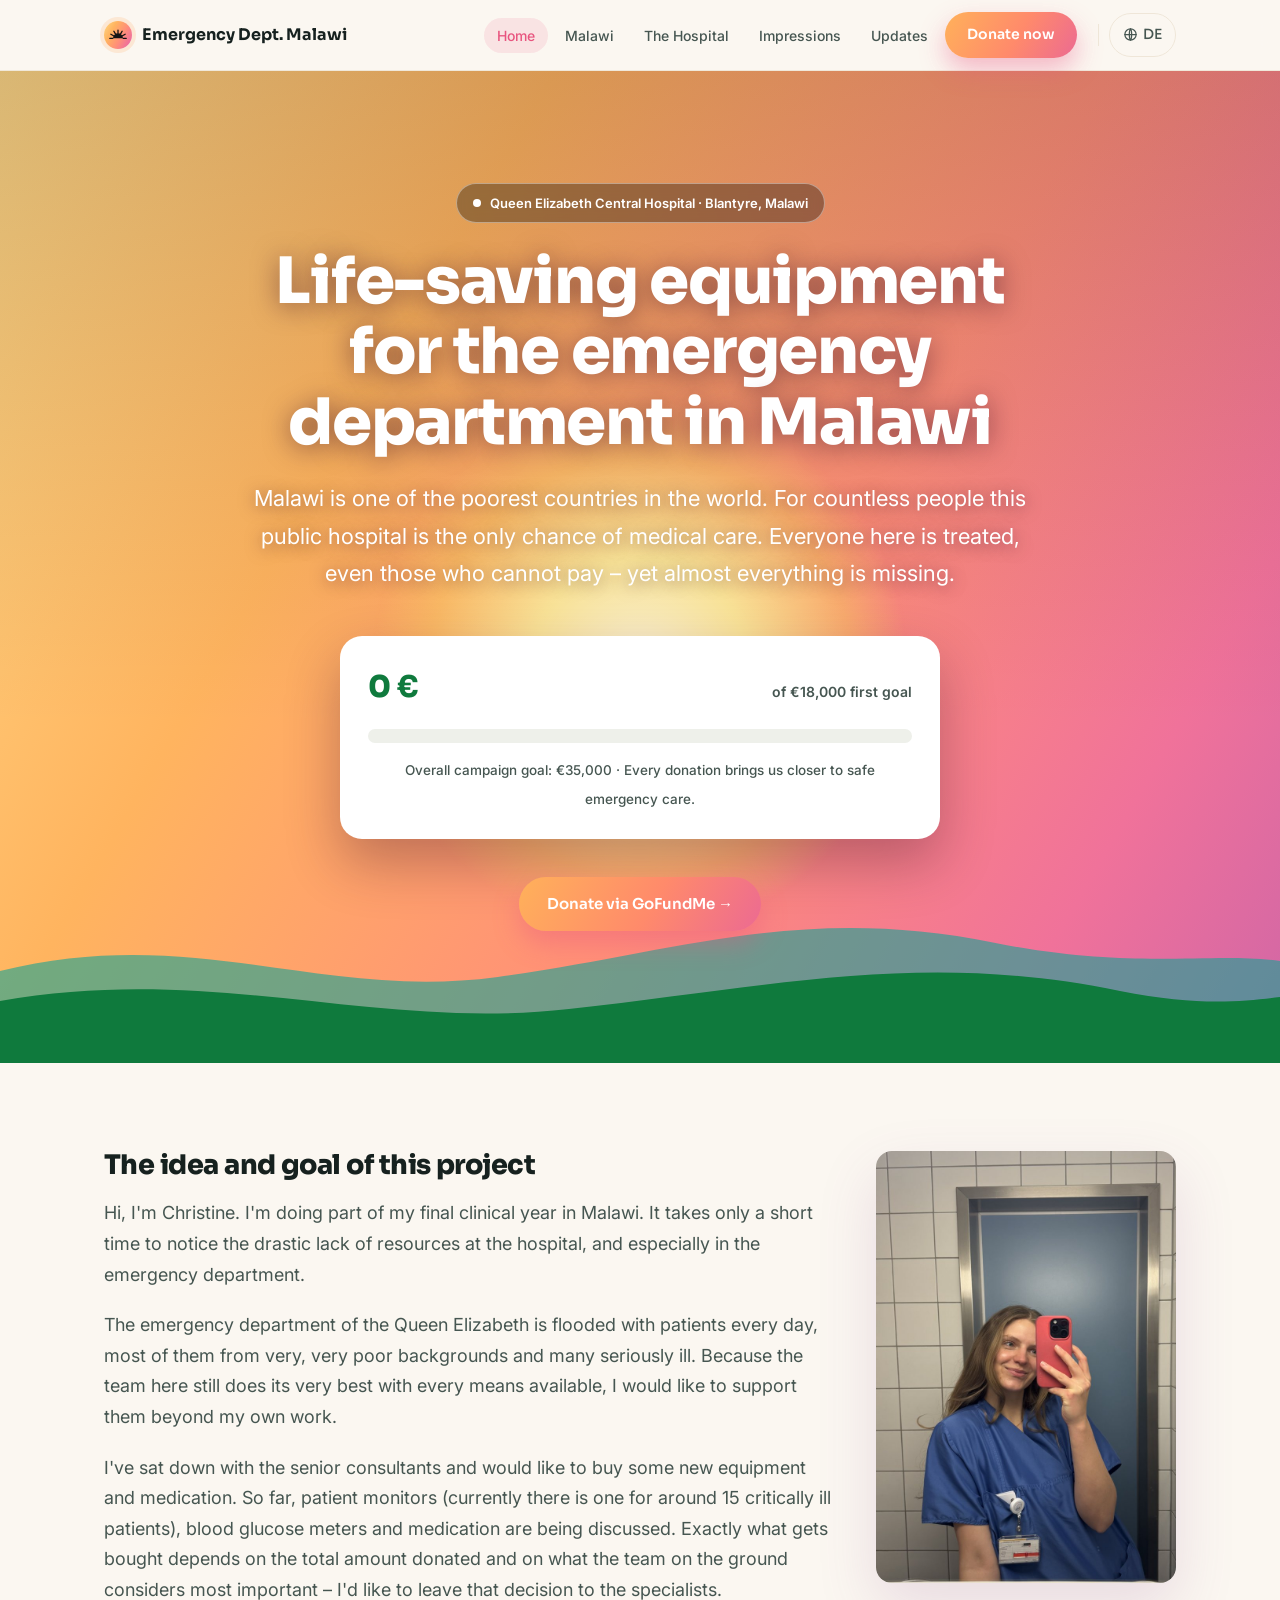
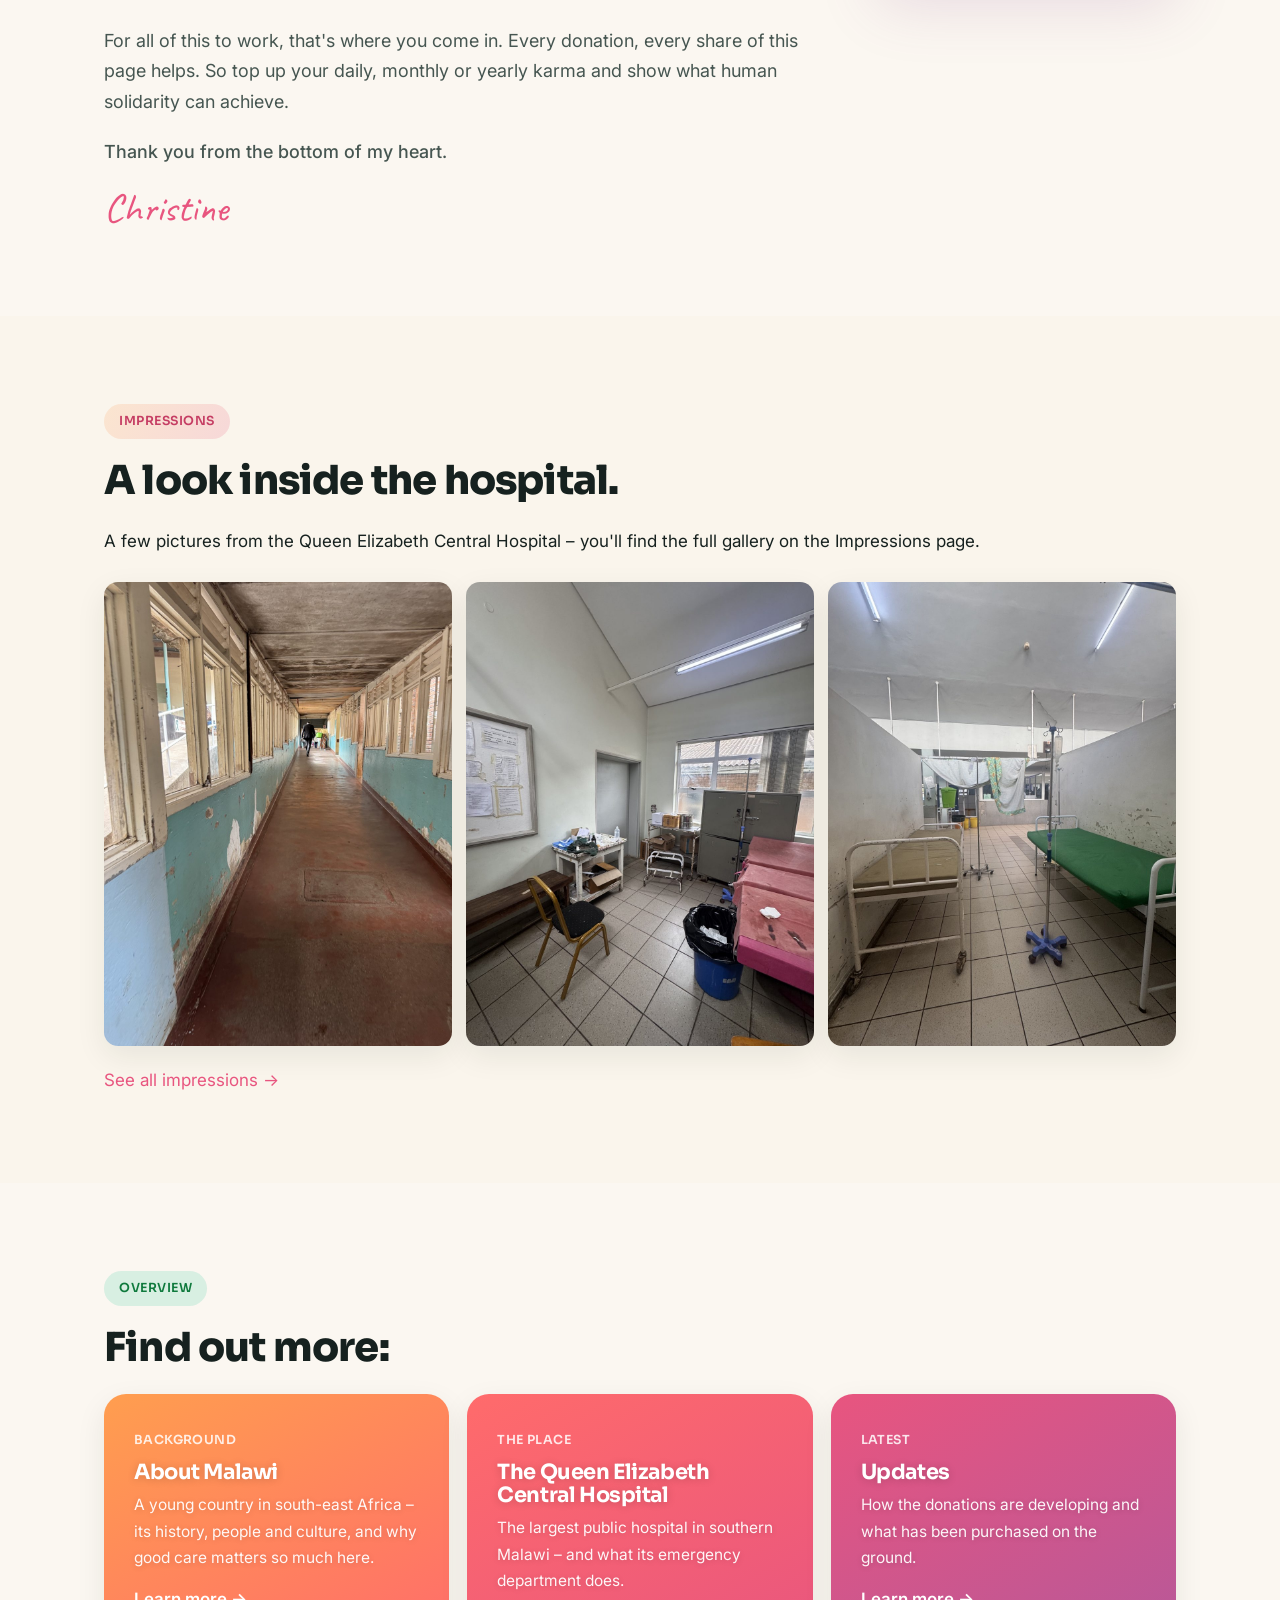
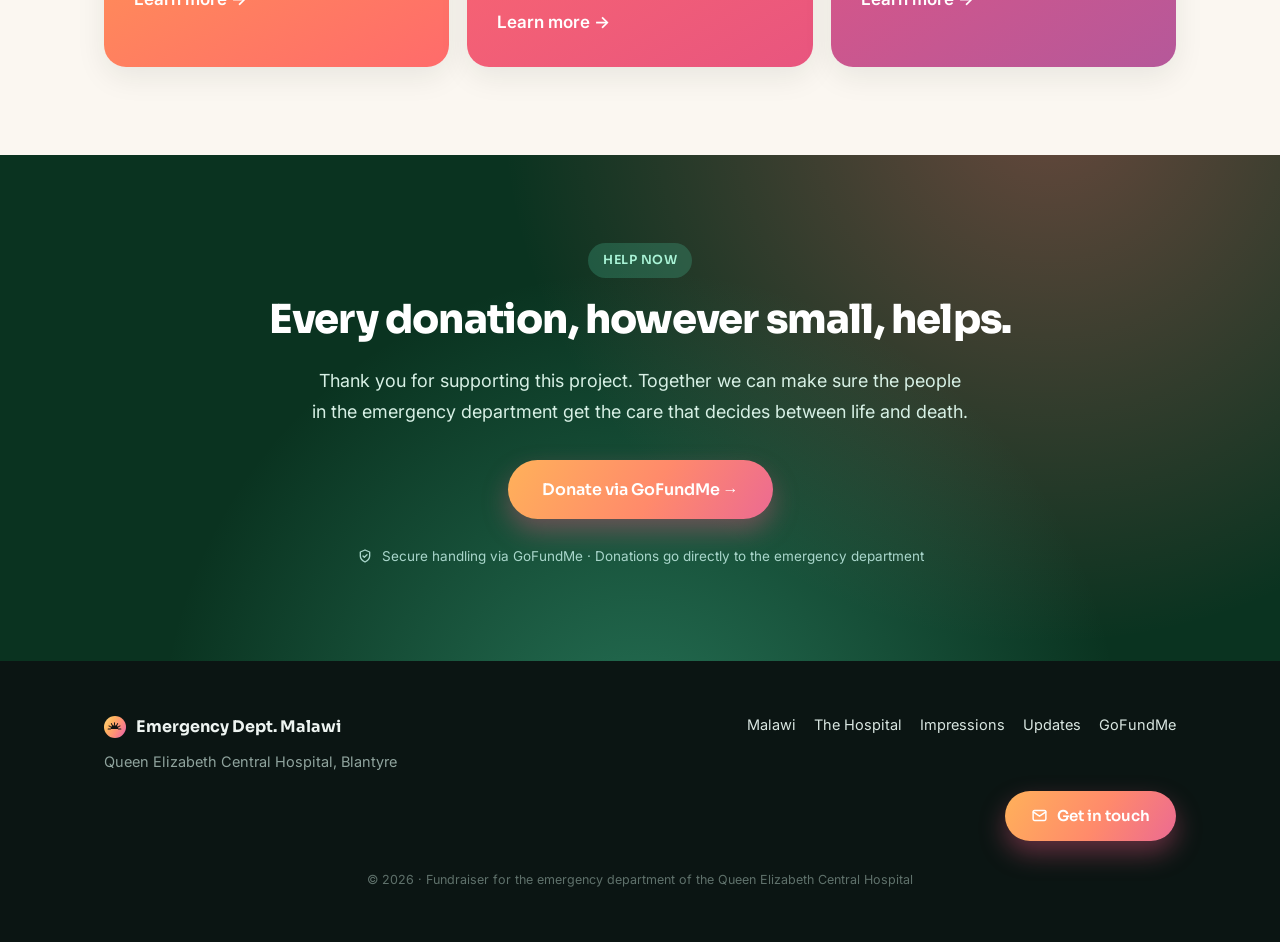
<file: notaufnahme-malawi-website/en/index.html>
<!DOCTYPE html>
<html lang="en">
<head>
<meta charset="UTF-8">
<meta name="viewport" content="width=device-width, initial-scale=1.0">
<title>Emergency Department Malawi – Fundraiser for the Queen Elizabeth Central Hospital</title>
<meta name="description" content="Fundraiser for life-saving equipment for the emergency department at the Queen Elizabeth Central Hospital in Blantyre, Malawi.">
<link rel="preconnect" href="https://fonts.googleapis.com">
<link rel="preconnect" href="https://fonts.gstatic.com" crossorigin>
<link href="https://fonts.googleapis.com/css2?family=Sora:wght@400;500;600;700;800&family=Inter:wght@400;500;600&family=Caveat:wght@600;700&display=swap" rel="stylesheet">
<link rel="icon" href="../sun.svg">
<link rel="stylesheet" href="../style.css?v=6">
<style>.nav svg{width:26px;height:26px}.eyebrow .dot{width:8px;height:8px}svg{max-width:100%}.subhero{align-items:flex-start}.subhero h1{margin-bottom:12px}@media(min-width:601px){.subhero .wrap{padding-top:90px}}</style>
</head>
<body>

<!-- ============ HEADER ============ -->
<header class="site">
  <div class="wrap nav">
    <a class="brand" href="index.html"><span class="orb"></span> Emergency&nbsp;Dept.&nbsp;Malawi</a>
    <button class="menu-toggle" aria-label="Menu"><svg width="24" height="24" viewBox="0 0 24 24" fill="none" stroke="currentColor" stroke-width="2" stroke-linecap="round"><path d="M4 7h16M4 12h16M4 17h16"/></svg></button>
    <ul id="navmenu">
      <li><a class="link active" href="index.html">Home</a></li>
      <li><a class="link" href="malawi.html">Malawi</a></li>
      <li><a class="link" href="krankenhaus.html">The Hospital</a></li>
      <li><a class="link" href="erfahrungen.html">Impressions</a></li>
      <li><a class="link" href="updates.html">Updates</a></li>
      <li><a href="https://www.gofundme.com/f/lebensrettende-ausstattung-fur-die-notaufnahme-in-malawi" target="_blank" rel="noopener" class="btn btn-primary">Donate now</a></li>
    </ul>
    <a class="link lang" href="../index.html" aria-label="Auf Deutsch"><svg viewBox="0 0 24 24" fill="none" stroke="currentColor" stroke-width="2" stroke-linecap="round" stroke-linejoin="round"><circle cx="12" cy="12" r="9"/><path d="M3 12h18M12 3c2.5 2.7 2.5 15.3 0 18M12 3c-2.5 2.7-2.5 15.3 0 18"/></svg> DE</a>
  </div>
</header>

<!-- ============ HERO ============ -->
<section class="hero hero-centered">
  <div class="sun"></div>
  <div class="scrim"></div>
  <div class="land">
    <svg viewBox="0 0 1440 180" preserveAspectRatio="none" xmlns="http://www.w3.org/2000/svg">
      <path d="M0,86 C220,38 360,116 560,92 C760,68 900,18 1120,58 C1280,86 1360,66 1440,76 L1440,180 L0,180 Z" fill="#15a394" opacity="0.6"/>
      <path d="M0,116 C240,78 420,146 640,124 C880,100 1040,66 1260,106 C1350,122 1400,116 1440,112 L1440,180 L0,180 Z" fill="#0f7a3d"/>
    </svg>
  </div>
  <div class="wrap">
    <span class="eyebrow"><span class="dot"></span> Queen Elizabeth Central Hospital · Blantyre, Malawi</span>
    <h1>Life-saving equipment for the emergency department in Malawi</h1>
    <p class="lead">Malawi is one of the poorest countries in the world. For countless people this public hospital is the only chance of medical care. Everyone here is treated, even those who cannot pay – yet almost everything is missing.</p>

    <div class="progress-card">
      <div class="row">
        <span class="raised" id="raisedAmount">0 €</span>
        <span class="goal">of €18,000 first goal</span>
      </div>
      <div class="bar"><span id="bar"></span></div>
      <small>Overall campaign goal: €35,000 · Every donation brings us closer to safe emergency care.</small>
    </div>

    <div class="cta">
      <a href="https://www.gofundme.com/f/lebensrettende-ausstattung-fur-die-notaufnahme-in-malawi" target="_blank" rel="noopener" class="btn btn-primary">Donate via GoFundMe →</a>
    </div>
  </div>
</section>

<!-- ============ ABOUT ME ============ -->
<section>
  <div class="wrap intro-2col">
    <div class="intro-text">
      <h2 class="title" style="font-size:clamp(21px,2.4vw,27px);margin-bottom:18px">The idea and goal of this project</h2>
      <div class="prose">
        <p>Hi, I'm Christine. I'm doing part of my final clinical year in Malawi. It takes only a short time to notice the drastic lack of resources at the hospital, and especially in the emergency department.</p>
        <p>The emergency department of the Queen Elizabeth is flooded with patients every day, most of them from very, very poor backgrounds and many seriously ill. Because the team here still does its very best with every means available, I would like to support them beyond my own work.</p>
        <p>I've sat down with the senior consultants and would like to buy some new equipment and medication. So far, patient monitors (currently there is one for around 15 critically ill patients), blood glucose meters and medication are being discussed. Exactly what gets bought depends on the total amount donated and on what the team on the ground considers most important – I'd like to leave that decision to the specialists.</p>
        <p>For all of this to work, that's where you come in. Every donation, every share of this page helps. So top up your daily, monthly or yearly karma and show what human solidarity can achieve.</p>
        <p class="danke">Thank you from the bottom of my heart.</p>
        <div class="signature">Christine</div>
      </div>
    </div>
    <div class="intro-photo">
      <img src="../christine.jpg" alt="Christine in scrubs at the hospital">
    </div>
  </div>
</section>

<!-- ============ IMPRESSIONS PREVIEW ============ -->
<section class="alt">
  <div class="wrap">
    <span class="label sun">Impressions</span>
    <h2 class="title">A look inside the hospital.</h2>
    <p class="prose" style="margin-bottom:26px">A few pictures from the Queen Elizabeth Central Hospital – you'll find the full gallery on the Impressions page.</p>
    <a class="preview-grid" href="erfahrungen.html" aria-label="To the Impressions page">
      <img src="../foto1-flur.jpg" alt="Hospital corridor">
      <img src="../foto2-behandlungsraum.jpg" alt="Trauma room">
      <img src="../foto3-station.jpg" alt="Treatment bays">
    </a>
    <p class="prose" style="margin-top:20px"><a href="erfahrungen.html">See all impressions →</a></p>
  </div>
</section>

<!-- ============ LEARN MORE (NAV) ============ -->
<section>
  <div class="wrap">
    <span class="label grn">Overview</span>
    <h2 class="title">Find out more:</h2>
    <div class="cards">
      <a class="navcard" href="malawi.html">
        <span class="tag">Background</span>
        <h3>About Malawi</h3>
        <p>A young country in south-east Africa – its history, people and culture, and why good care matters so much here.</p>
        <span class="go">Learn more →</span>
      </a>
      <a class="navcard" href="krankenhaus.html">
        <span class="tag">The place</span>
        <h3>The Queen Elizabeth Central Hospital</h3>
        <p>The largest public hospital in southern Malawi – and what its emergency department does.</p>
        <span class="go">Learn more →</span>
      </a>
      <a class="navcard" href="updates.html">
        <span class="tag">Latest</span>
        <h3>Updates</h3>
        <p>How the donations are developing and what has been purchased on the ground.</p>
        <span class="go">Learn more →</span>
      </a>
    </div>
  </div>
</section>

<!-- ============ DONATE ============ -->
<section class="donate" id="spenden">
  <div class="wrap">
    <span class="label grn">Help now</span>
    <h2 class="title" style="text-align:center">Every donation, however small, helps.</h2>
    <div class="prose">
      <p>Thank you for supporting this project. Together we can make sure the people in the emergency department get the care that decides between life and death.</p>
    </div>
    <div style="margin-top:32px">
      <a href="https://www.gofundme.com/f/lebensrettende-ausstattung-fur-die-notaufnahme-in-malawi" target="_blank" rel="noopener" class="btn btn-primary" style="font-size:16px;padding:16px 34px">Donate via GoFundMe →</a>
    </div>
    <div class="trust"><svg viewBox="0 0 24 24" fill="none" stroke="currentColor" stroke-width="2" stroke-linecap="round" stroke-linejoin="round"><path d="M12 3l7 3v6c0 4-3 7-7 9-4-2-7-5-7-9V6l7-3Z"/><path d="M9 12l2 2 4-4"/></svg> Secure handling via GoFundMe · Donations go directly to the emergency department</div>
  </div>
</section>

<!-- ============ FOOTER ============ -->
<footer class="site">
  <div class="wrap fgrid">
    <div>
      <div class="brand" style="color:#eef4f1;margin-bottom:10px"><span class="orb" style="width:22px;height:22px"></span> Emergency Dept. Malawi</div>
      Queen Elizabeth Central Hospital, Blantyre
    </div>
    <div class="fnav">
      <a href="malawi.html">Malawi</a>
      <a href="krankenhaus.html">The Hospital</a>
      <a href="erfahrungen.html">Impressions</a>
      <a href="updates.html">Updates</a>
      <a href="https://www.gofundme.com/f/lebensrettende-ausstattung-fur-die-notaufnahme-in-malawi" target="_blank" rel="noopener">GoFundMe</a>
    </div>
  </div>
      <div class="wrap" style="margin-top:16px;text-align:right">
      <a class="btn btn-primary" href="mailto:chbie115@uni-duesseldorf.de" style="padding:12px 26px"><svg viewBox="0 0 24 24" width="17" height="17" fill="none" stroke="currentColor" stroke-width="2" stroke-linecap="round" stroke-linejoin="round"><rect x="3" y="5" width="18" height="14" rx="2"/><path d="M3 7l9 6 9-6"/></svg> Get in touch</a>
    </div>
    <div class="wrap center" style="margin-top:28px;color:#5f716b;font-size:12.5px">© <span id="year"></span> · Fundraiser for the emergency department of the Queen Elizabeth Central Hospital</div>
</footer>

<script>
  const SPENDENZIEL = 18000;
  const SPENDENSTAND = 0;
</script>
<script src="../script.js?v=6"></script>
</body>
</html>
</file>
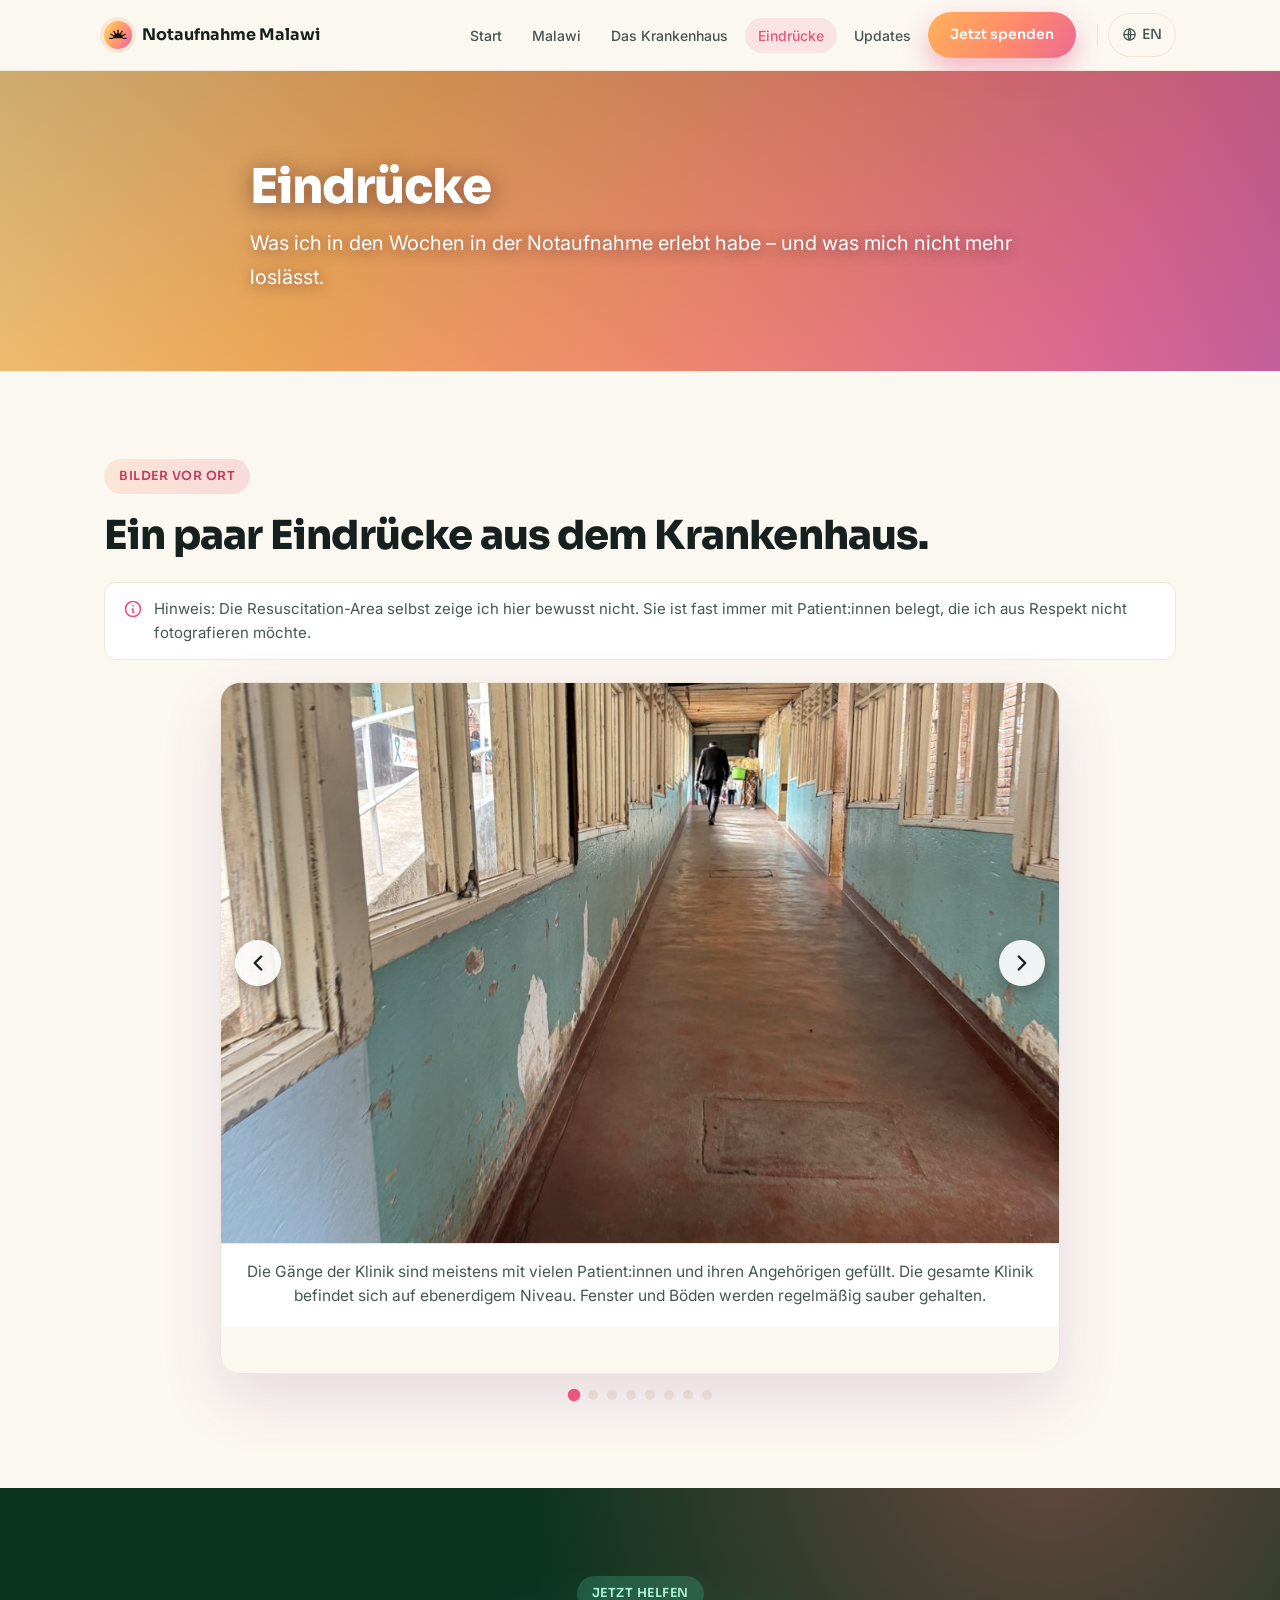
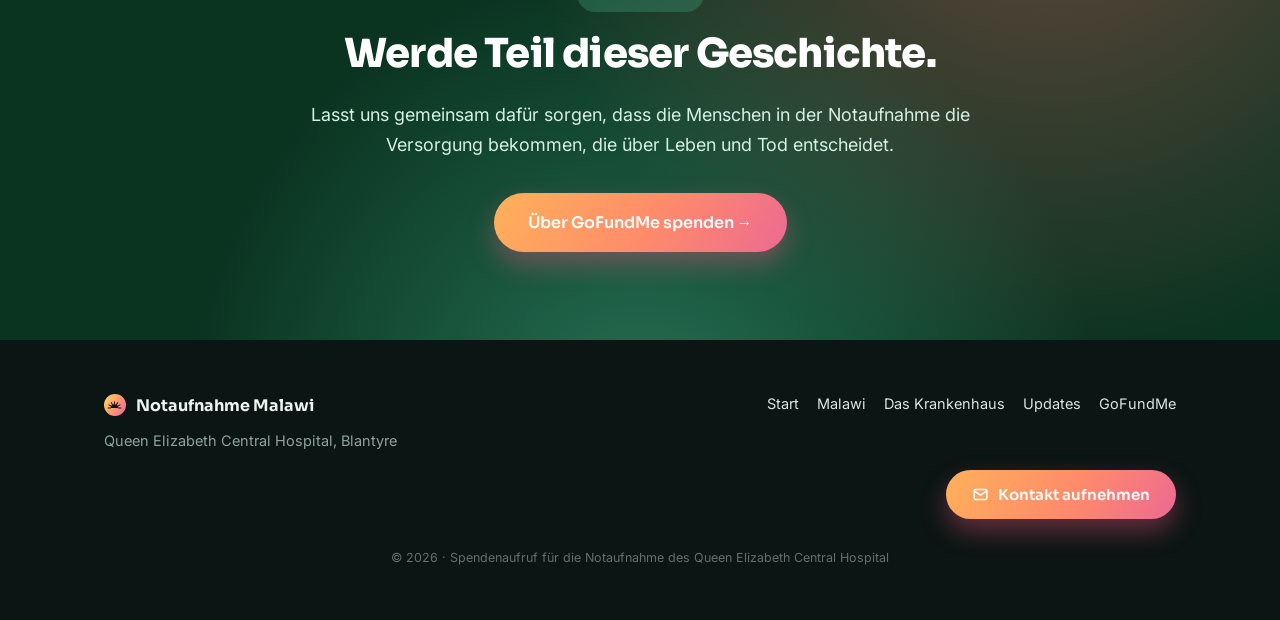
<file: erfahrungen.html>
<!DOCTYPE html>
<html lang="de">
<head>
<meta charset="UTF-8">
<meta name="viewport" content="width=device-width, initial-scale=1.0">
<title>Eindrücke – Notaufnahme Malawi</title>
<meta name="description" content="Persönlicher Bericht aus den Wochen in der Notaufnahme des Queen Elizabeth Central Hospital in Blantyre, Malawi.">
<meta property="og:type" content="website">
<meta property="og:site_name" content="Notaufnahme Malawi">
<meta property="og:title" content="Eindrücke – Notaufnahme Malawi">
<meta property="og:description" content="Persönlicher Bericht aus den Wochen in der Notaufnahme des Queen Elizabeth Central Hospital in Blantyre, Malawi.">
<meta property="og:url" content="https://chrisbicode.github.io/Malawi-Emergency-departement/erfahrungen.html">
<meta property="og:image" content="https://chrisbicode.github.io/Malawi-Emergency-departement/share.jpg">
<meta property="og:image:width" content="1200">
<meta property="og:image:height" content="630">
<meta property="og:image:alt" content="Notaufnahme des Queen Elizabeth Central Hospital in Malawi – Spendenaufruf">
<meta property="og:locale" content="de_DE">
<meta name="twitter:card" content="summary_large_image">
<meta name="twitter:title" content="Eindrücke – Notaufnahme Malawi">
<meta name="twitter:description" content="Persönlicher Bericht aus den Wochen in der Notaufnahme des Queen Elizabeth Central Hospital in Blantyre, Malawi.">
<meta name="twitter:image" content="https://chrisbicode.github.io/Malawi-Emergency-departement/share.jpg">
<link rel="preconnect" href="https://fonts.googleapis.com">
<link rel="preconnect" href="https://fonts.gstatic.com" crossorigin>
<link href="https://fonts.googleapis.com/css2?family=Sora:wght@400;500;600;700;800&family=Inter:wght@400;500;600&display=swap" rel="stylesheet">
<link rel="icon" href="sun.svg">
<link rel="stylesheet" href="style.css?v=12">
<style>.nav svg{width:26px;height:26px}.eyebrow .dot{width:8px;height:8px}svg{max-width:100%}.subhero{align-items:flex-start}.subhero h1{margin-bottom:12px}@media(min-width:601px){.subhero .wrap{padding-top:90px}}</style>
</head>
<body>

<!-- ============ HEADER ============ -->
<header class="site">
  <div class="wrap nav">
    <a class="brand" href="index.html"><span class="orb"></span> Notaufnahme&nbsp;Malawi</a>
    <button class="menu-toggle" aria-label="Menü"><span class="mbar" aria-hidden="true"></span></button>
    <ul id="navmenu">
      <li><a class="link" href="index.html">Start</a></li>
      <li><a class="link" href="malawi.html">Malawi</a></li>
      <li><a class="link" href="krankenhaus.html">Das Krankenhaus</a></li>
      <li><a class="link active" href="erfahrungen.html">Eindrücke</a></li>
      <li><a class="link" href="updates.html">Updates</a></li>
      <li><a href="https://www.gofundme.com/f/lebensrettende-ausstattung-fur-die-notaufnahme-in-malawi" target="_blank" rel="noopener" class="btn btn-primary">Jetzt spenden</a></li>
    </ul>
    <a class="link lang" href="en/erfahrungen.html" aria-label="Switch to English"><svg viewBox="0 0 24 24" fill="none" stroke="currentColor" stroke-width="2" stroke-linecap="round" stroke-linejoin="round"><circle cx="12" cy="12" r="9"/><path d="M3 12h18M12 3c2.5 2.7 2.5 15.3 0 18M12 3c-2.5 2.7-2.5 15.3 0 18"/></svg> EN</a>
  </div>
</header>

<!-- ============ SUB-HERO ============ -->
<section class="subhero">
  <div class="scrim"></div>
  <div class="wrap">
    <h1>Eindrücke</h1>
    <p>Was ich in den Wochen in der Notaufnahme erlebt habe – und was mich nicht mehr loslässt.</p>
  </div>
</section>

<!-- ============ BILDER-GALERIE ============ -->
<section>
  <div class="wrap">
    <span class="label sun">Bilder vor Ort</span>
    <h2 class="title" style="max-width:none">Ein paar Eindrücke aus dem Krankenhaus.</h2>
    <div class="gallery-note">
      <svg viewBox="0 0 24 24" fill="none" stroke="currentColor" stroke-width="2" stroke-linecap="round" stroke-linejoin="round"><circle cx="12" cy="12" r="9"/><path d="M12 8h.01M11 12h1v4h1"/></svg>
      <span>Hinweis: Die Resuscitation-Area selbst zeige ich hier bewusst nicht. Sie ist fast immer mit Patient:innen belegt, die ich aus Respekt nicht fotografieren möchte.</span>
    </div>

    <!-- ================================================================
         GALERIE: Weitere Bilder oder Texte einfach hier anpassen.
         - Neues Bild: Datei neben diese Seite legen und eine neue
           <figure class="slide"> ... </figure> kopieren.
         - Text unter dem Bild: einfach den Text in <figcaption> ändern.
         ================================================================ -->
    <div class="carousel" id="carousel">
      <div class="car-viewport">
        <div class="car-track">
          <figure class="slide">
            <img src="foto1-flur.jpg" alt="Langer Verbindungsflur im Krankenhaus">
            <figcaption>Die Gänge der Klinik sind meistens mit vielen Patient:innen und ihren Angehörigen gefüllt. Die gesamte Klinik befindet sich auf ebenerdigem Niveau. Fenster und Böden werden regelmäßig sauber gehalten.</figcaption>
          </figure>
          <figure class="slide">
            <img src="foto2-behandlungsraum.jpg" alt="Trauma-Raum der Notaufnahme">
            <figcaption>Dies ist der Trauma-Raum, hier werden stabile Patient:innen nach Unfällen behandelt.</figcaption>
          </figure>
          <figure class="slide">
            <img src="foto3-station.jpg" alt="Betten in der Notaufnahme, durch Tücher getrennt">
            <figcaption>So sieht ein Cubicle aus – hier werden in der Notaufnahme Patient:innen behandelt, die Infusionen o. Ä. benötigen.</figcaption>
          </figure>
          <figure class="slide">
            <img src="foto4-bett.jpg" alt="Behandlungsplatz mit Bett und Infusionsständern">
            <figcaption>Ein Behandlungsplatz mit Infusionsständern.</figcaption>
          </figure>
          <figure class="slide fit">
            <img src="foto5-wartehalle.jpg" alt="Wartebereich mit Holzbänken">
            <figcaption>Dies ist einer der Wartebereiche. Je nachdem, wie Patient:innen triagiert werden, verbringen sie und ihre Angehörigen hier oft Stunden. Normalerweise sind diese Bereiche immer sehr gefüllt.</figcaption>
          </figure>
          <figure class="slide">
            <img src="foto6-vortrag.jpg" alt="Fortbildung im Vortragsraum der Klinik">
            <figcaption>Jeden Morgen gibt es eine Handover-Besprechung, die auch Teaching für junge Assistenzärzte umfasst. Mehrmals pro Woche finden Vorträge zur Weiterbildung statt.</figcaption>
          </figure>
          <figure class="slide fit">
            <img src="foto7-roentgen.jpg" alt="Monitor mit einem Röntgenbild in der Notaufnahme">
            <figcaption>In der Notaufnahme steht der Computer, an dem Röntgen- und CT-Bilder angesehen werden können. Auch Ärzte anderer Stationen kommen hierher, um die Bildgebung ihrer Patient:innen zu sehen. Wegen fehlender Speicherkapazität sind Aufnahmen, die ein Jahr zurückliegen, meist nicht mehr auffindbar. Auf diesem Bild ist eine Schrotschusswunde zu sehen.</figcaption>
          </figure>
          <figure class="slide">
            <img src="foto8-essen.jpg" alt="Kleine Küche vor der Klinik">
            <figcaption>Eine kleine Küche vor der Klinik – lokales Essen für Personal und Angehörige. Mittags gibt es meist Nsima oder Reis mit Gemüse, Ei und/oder Fleisch.</figcaption>
          </figure>
        </div>
        <button class="car-nav prev" id="carPrev" aria-label="Vorheriges Bild">
          <svg width="26" height="26" viewBox="0 0 24 24" fill="none" stroke="currentColor" stroke-width="2.2" stroke-linecap="round" stroke-linejoin="round"><path d="M15 6l-6 6 6 6"/></svg>
        </button>
        <button class="car-nav next" id="carNext" aria-label="Nächstes Bild">
          <svg width="26" height="26" viewBox="0 0 24 24" fill="none" stroke="currentColor" stroke-width="2.2" stroke-linecap="round" stroke-linejoin="round"><path d="M9 6l6 6-6 6"/></svg>
        </button>
      </div>
      <div class="car-dots" id="carDots"></div>
    </div>
  </div>
</section>

<!-- ============ SPENDEN ============ -->
<section class="donate">
  <div class="wrap">
    <span class="label grn">Jetzt helfen</span>
    <h2 class="title" style="text-align:center">Werde Teil dieser Geschichte.</h2>
    <div class="prose">
      <p>Lasst uns gemeinsam dafür sorgen, dass die Menschen in der Notaufnahme die Versorgung bekommen, die über Leben und Tod entscheidet.</p>
    </div>
    <div style="margin-top:32px">
      <a href="https://www.gofundme.com/f/lebensrettende-ausstattung-fur-die-notaufnahme-in-malawi" target="_blank" rel="noopener" class="btn btn-primary" style="font-size:16px;padding:16px 34px">Über GoFundMe spenden →</a>
    </div>
  </div>
</section>

<!-- ============ FOOTER ============ -->
<footer class="site">
  <div class="wrap fgrid">
    <div>
      <div class="brand" style="color:#eef4f1;margin-bottom:10px"><span class="orb" style="width:22px;height:22px"></span> Notaufnahme Malawi</div>
      Queen Elizabeth Central Hospital, Blantyre
    </div>
    <div class="fnav">
      <a href="index.html">Start</a>
      <a href="malawi.html">Malawi</a>
      <a href="krankenhaus.html">Das Krankenhaus</a>
      <a href="updates.html">Updates</a>
      <a href="https://www.gofundme.com/f/lebensrettende-ausstattung-fur-die-notaufnahme-in-malawi" target="_blank" rel="noopener">GoFundMe</a>
    </div>
  </div>
      <div class="wrap fcontact">
      <a class="btn btn-primary" href="mailto:chbie115@uni-duesseldorf.de" style="padding:12px 26px"><svg viewBox="0 0 24 24" width="17" height="17" fill="none" stroke="currentColor" stroke-width="2" stroke-linecap="round" stroke-linejoin="round"><rect x="3" y="5" width="18" height="14" rx="2"/><path d="M3 7l9 6 9-6"/></svg> Kontakt aufnehmen</a>
    </div>
    <div class="wrap center" style="margin-top:28px;color:#5f716b;font-size:12.5px">© <span id="year"></span> · Spendenaufruf für die Notaufnahme des Queen Elizabeth Central Hospital</div>
</footer>

<script>
  (function(){
    var car = document.getElementById('carousel');
    if(!car) return;
    var track = car.querySelector('.car-track');
    var slides = Array.prototype.slice.call(track.querySelectorAll('.slide'));
    var n = slides.length;
    var dotsWrap = document.getElementById('carDots');
    if(n<2) return;
    // Klone für echtes Endlos-Karussell
    var firstClone = slides[0].cloneNode(true), lastClone = slides[n-1].cloneNode(true);
    firstClone.setAttribute('aria-hidden','true'); lastClone.setAttribute('aria-hidden','true');
    track.insertBefore(lastClone, slides[0]);
    track.appendChild(firstClone);
    var pos = 1;
    function setX(anim){ track.style.transition = anim ? 'transform .45s cubic-bezier(.4,0,.2,1)' : 'none'; track.style.transform = 'translateX(' + (-pos*100) + '%)'; }
    setX(false);
    for(var k=0;k<n;k++){
      var b=document.createElement('button');
      b.className='car-dot'; b.setAttribute('aria-label','Bild '+(k+1));
      (function(idx){ b.addEventListener('click', function(){ pos=idx+1; setX(true); updateDots(); }); })(k);
      dotsWrap.appendChild(b);
    }
    var dots = dotsWrap.querySelectorAll('.car-dot');
    function realIndex(){ return ((pos-1)%n+n)%n; }
    function updateDots(){ var r=realIndex(); for(var d=0; d<dots.length; d++){ dots[d].classList.toggle('active', d===r); } }
    updateDots();
    function next(){ pos++; setX(true); updateDots(); }
    function prev(){ pos--; setX(true); updateDots(); }
    track.addEventListener('transitionend', function(){
      if(pos===n+1){ pos=1; setX(false); }
      else if(pos===0){ pos=n; setX(false); }
    });
    document.getElementById('carNext').addEventListener('click', next);
    document.getElementById('carPrev').addEventListener('click', prev);
    car.tabIndex = 0;
    car.addEventListener('keydown', function(e){ if(e.key==='ArrowRight') next(); if(e.key==='ArrowLeft') prev(); });
    var x0=null;
    car.addEventListener('touchstart', function(e){ x0=e.touches[0].clientX; }, {passive:true});
    car.addEventListener('touchend', function(e){ if(x0===null) return; var dx=e.changedTouches[0].clientX-x0; if(Math.abs(dx)>40){ dx<0?next():prev(); } x0=null; });
  })();
</script>
<script src="script.js?v=12"></script>
</body>
</html>
</file>
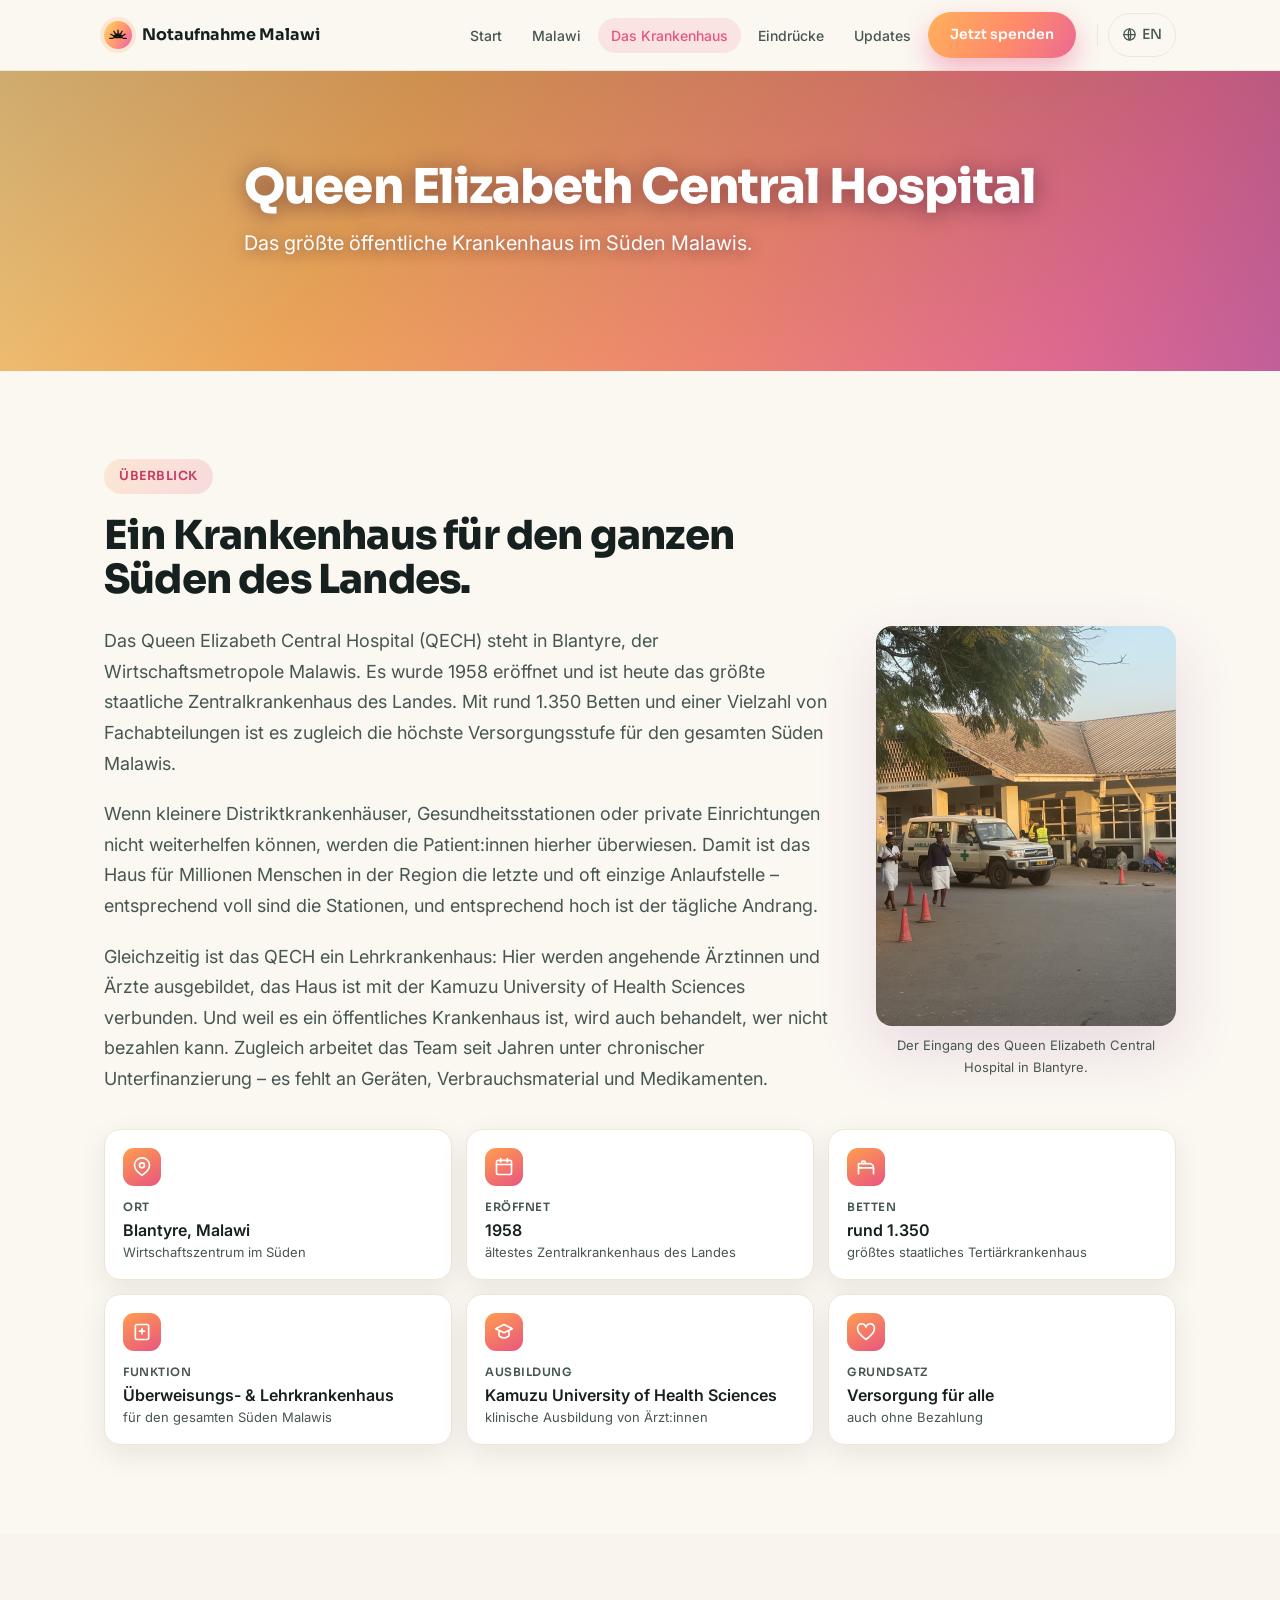
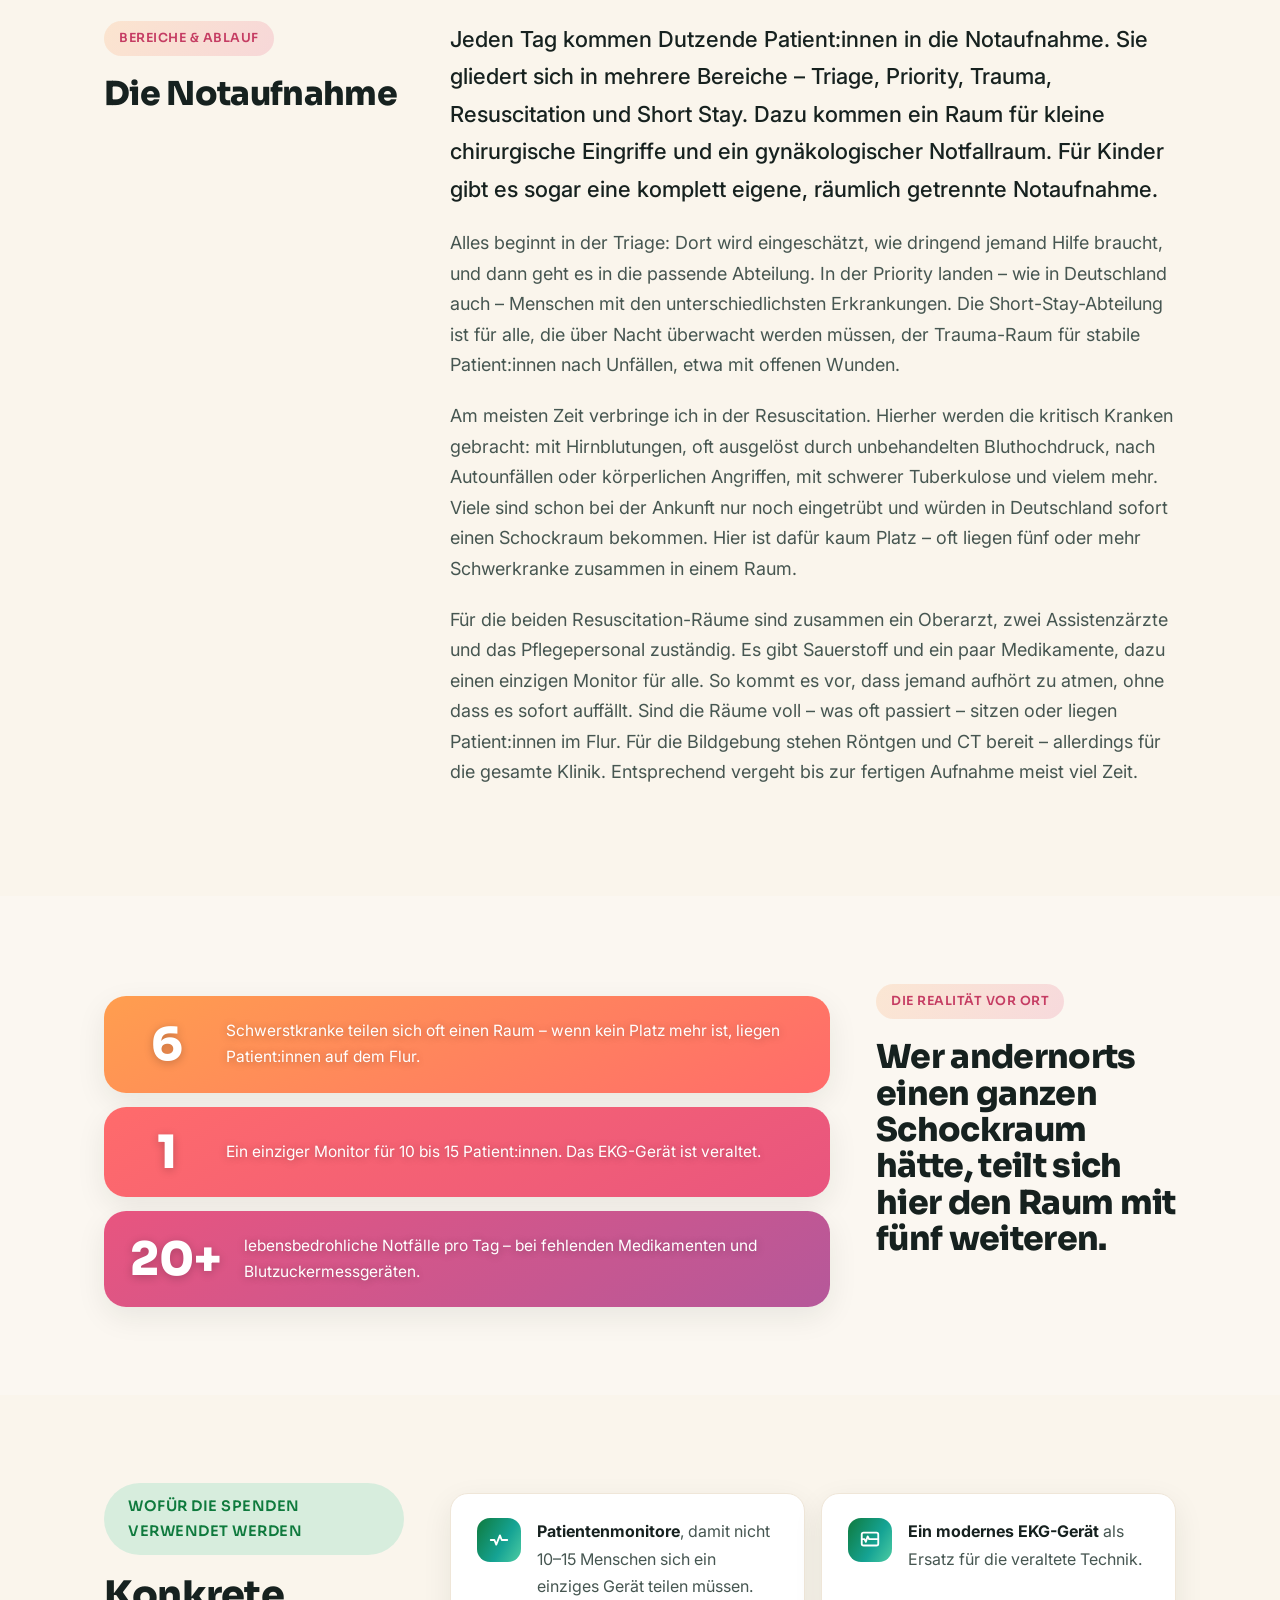
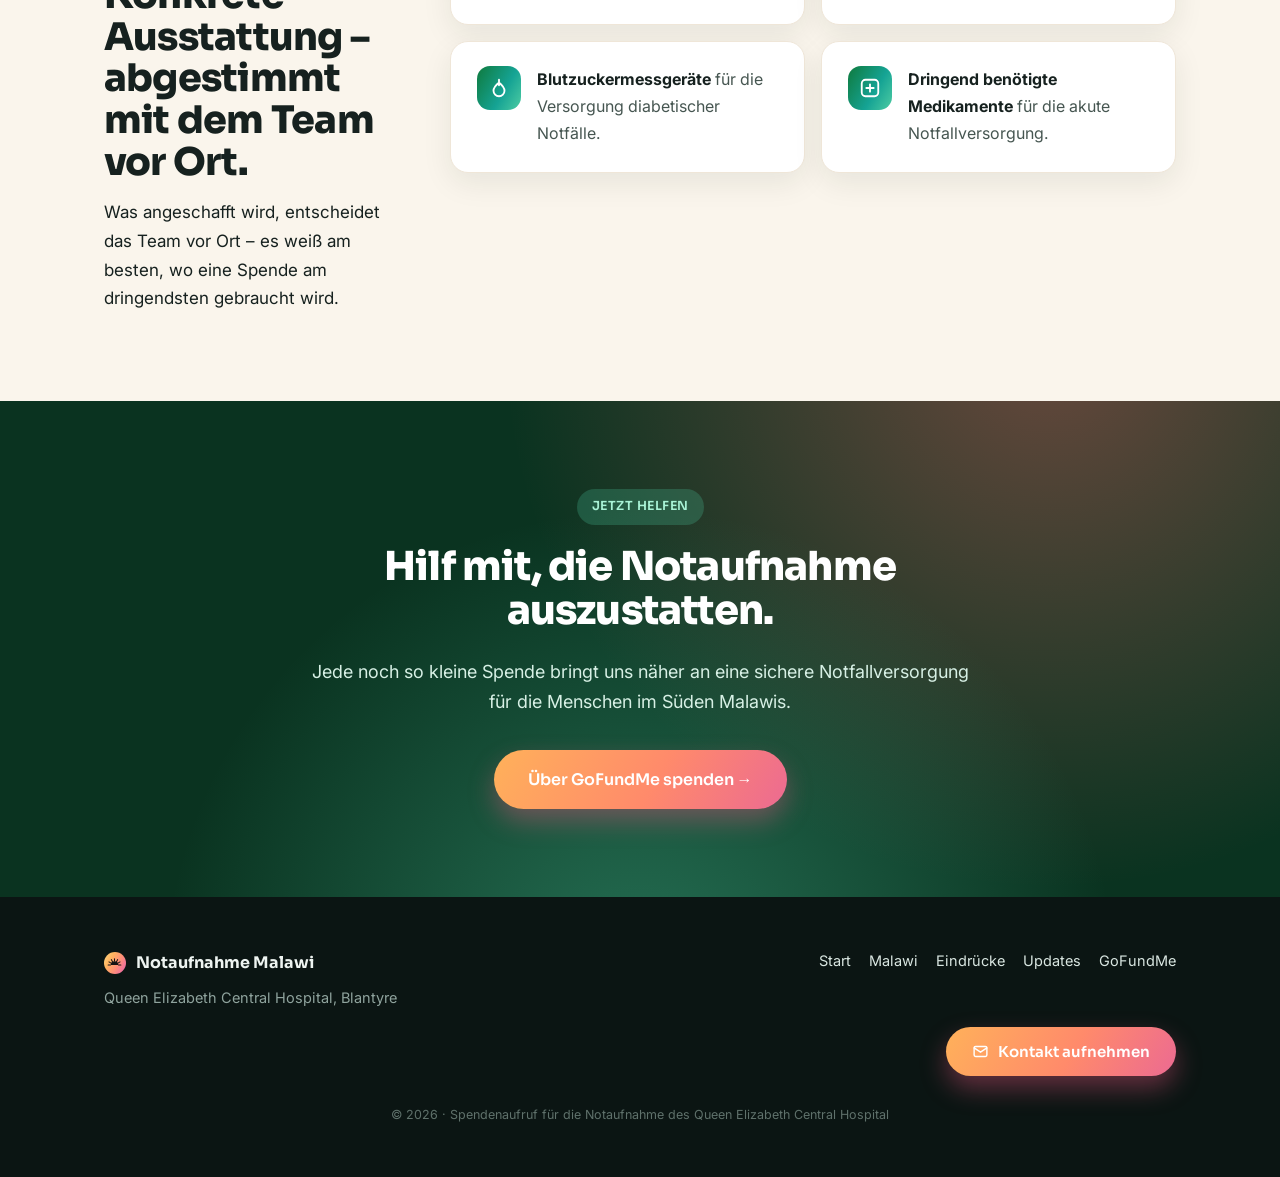
<file: krankenhaus.html>
<!DOCTYPE html>
<html lang="de">
<head>
<meta charset="UTF-8">
<meta name="viewport" content="width=device-width, initial-scale=1.0">
<title>Das Queen Elizabeth Central Hospital – Notaufnahme Malawi</title>
<meta name="description" content="Das Queen Elizabeth Central Hospital in Blantyre ist das größte öffentliche Krankenhaus im Süden Malawis. Über seine Notaufnahme und was ihr fehlt.">
<meta property="og:type" content="website">
<meta property="og:site_name" content="Notaufnahme Malawi">
<meta property="og:title" content="Das Queen Elizabeth Central Hospital – Notaufnahme Malawi">
<meta property="og:description" content="Das Queen Elizabeth Central Hospital in Blantyre ist das größte öffentliche Krankenhaus im Süden Malawis. Über seine Notaufnahme und was ihr fehlt.">
<meta property="og:url" content="https://chrisbicode.github.io/Malawi-Emergency-departement/krankenhaus.html">
<meta property="og:image" content="https://chrisbicode.github.io/Malawi-Emergency-departement/share.jpg">
<meta property="og:image:width" content="1200">
<meta property="og:image:height" content="630">
<meta property="og:image:alt" content="Notaufnahme des Queen Elizabeth Central Hospital in Malawi – Spendenaufruf">
<meta property="og:locale" content="de_DE">
<meta name="twitter:card" content="summary_large_image">
<meta name="twitter:title" content="Das Queen Elizabeth Central Hospital – Notaufnahme Malawi">
<meta name="twitter:description" content="Das Queen Elizabeth Central Hospital in Blantyre ist das größte öffentliche Krankenhaus im Süden Malawis. Über seine Notaufnahme und was ihr fehlt.">
<meta name="twitter:image" content="https://chrisbicode.github.io/Malawi-Emergency-departement/share.jpg">
<link rel="preconnect" href="https://fonts.googleapis.com">
<link rel="preconnect" href="https://fonts.gstatic.com" crossorigin>
<link href="https://fonts.googleapis.com/css2?family=Sora:wght@400;500;600;700;800&family=Inter:wght@400;500;600&display=swap" rel="stylesheet">
<link rel="icon" href="sun.svg">
<link rel="stylesheet" href="style.css?v=12">
<style>.nav svg{width:26px;height:26px}.eyebrow .dot{width:8px;height:8px}svg{max-width:100%}.subhero{align-items:flex-start}.subhero h1{margin-bottom:12px}@media(min-width:601px){.subhero .wrap{padding-top:90px}}</style>
</head>
<body>

<!-- ============ HEADER ============ -->
<header class="site">
  <div class="wrap nav">
    <a class="brand" href="index.html"><span class="orb"></span> Notaufnahme&nbsp;Malawi</a>
    <button class="menu-toggle" aria-label="Menü"><span class="mbar" aria-hidden="true"></span></button>
    <ul id="navmenu">
      <li><a class="link" href="index.html">Start</a></li>
      <li><a class="link" href="malawi.html">Malawi</a></li>
      <li><a class="link active" href="krankenhaus.html">Das Krankenhaus</a></li>
      <li><a class="link" href="erfahrungen.html">Eindrücke</a></li>
      <li><a class="link" href="updates.html">Updates</a></li>
      <li><a href="https://www.gofundme.com/f/lebensrettende-ausstattung-fur-die-notaufnahme-in-malawi" target="_blank" rel="noopener" class="btn btn-primary">Jetzt spenden</a></li>
    </ul>
    <a class="link lang" href="en/krankenhaus.html" aria-label="Switch to English"><svg viewBox="0 0 24 24" fill="none" stroke="currentColor" stroke-width="2" stroke-linecap="round" stroke-linejoin="round"><circle cx="12" cy="12" r="9"/><path d="M3 12h18M12 3c2.5 2.7 2.5 15.3 0 18M12 3c-2.5 2.7-2.5 15.3 0 18"/></svg> EN</a>
  </div>
</header>

<!-- ============ SUB-HERO ============ -->
<section class="subhero">
  <div class="scrim"></div>
  <div class="wrap">
    <h1 style="max-width:none">Queen Elizabeth Central Hospital</h1>
    <p>Das größte öffentliche Krankenhaus im Süden Malawis.</p>
  </div>
</section>

<!-- ============ ÜBERBLICK ============ -->
<section>
  <div class="wrap">
    <span class="label sun">Überblick</span>
    <h2 class="title">Ein Krankenhaus für den ganzen Süden des Landes.</h2>
    <div class="intro-2col">
      <div class="intro-text">
        <div class="prose">
          <p>Das Queen Elizabeth Central Hospital (QECH) steht in Blantyre, der Wirtschaftsmetropole Malawis. Es wurde 1958 eröffnet und ist heute das größte staatliche Zentralkrankenhaus des Landes. Mit rund 1.350 Betten und einer Vielzahl von Fachabteilungen ist es zugleich die höchste Versorgungsstufe für den gesamten Süden Malawis.</p>
          <p>Wenn kleinere Distriktkrankenhäuser, Gesundheitsstationen oder private Einrichtungen nicht weiterhelfen können, werden die Patient:innen hierher überwiesen. Damit ist das Haus für Millionen Menschen in der Region die letzte und oft einzige Anlaufstelle – entsprechend voll sind die Stationen, und entsprechend hoch ist der tägliche Andrang.</p>
          <p>Gleichzeitig ist das QECH ein Lehrkrankenhaus: Hier werden angehende Ärztinnen und Ärzte ausgebildet, das Haus ist mit der Kamuzu University of Health Sciences verbunden. Und weil es ein öffentliches Krankenhaus ist, wird auch behandelt, wer nicht bezahlen kann. Zugleich arbeitet das Team seit Jahren unter chronischer Unterfinanzierung – es fehlt an Geräten, Verbrauchsmaterial und Medikamenten.</p>
        </div>
      </div>
      <div class="intro-photo">
        <figure style="margin:0">
          <img src="qech-eingang.jpg" alt="Eingang des Queen Elizabeth Central Hospital mit einem Krankenwagen im Morgenlicht">
          <figcaption style="margin-top:8px;font-size:13px;color:var(--muted);text-align:center">Der Eingang des Queen Elizabeth Central Hospital in Blantyre.</figcaption>
        </figure>
      </div>
    </div>
    <div class="infogrid">
      <div class="infocard"><span class="ic-top"><svg viewBox="0 0 24 24" fill="none" stroke="currentColor" stroke-width="2" stroke-linecap="round" stroke-linejoin="round"><path d="M21 10c0 6-9 12-9 12s-9-6-9-12a9 9 0 0 1 18 0Z"/><circle cx="12" cy="10" r="3"/></svg></span><div class="k">Ort</div><div class="v">Blantyre, Malawi<small>Wirtschaftszentrum im Süden</small></div></div>
      <div class="infocard"><span class="ic-top"><svg viewBox="0 0 24 24" fill="none" stroke="currentColor" stroke-width="2" stroke-linecap="round" stroke-linejoin="round"><rect x="3" y="4" width="18" height="17" rx="2"/><path d="M3 9h18M8 2v4M16 2v4"/></svg></span><div class="k">Eröffnet</div><div class="v">1958<small>ältestes Zentralkrankenhaus des Landes</small></div></div>
      <div class="infocard"><span class="ic-top"><svg viewBox="0 0 24 24" fill="none" stroke="currentColor" stroke-width="2" stroke-linecap="round" stroke-linejoin="round"><path d="M3 18V8h13a5 5 0 0 1 5 5v5M3 13h18M3 18v2M21 18v2M7 8V6a1 1 0 0 1 1-1h2a1 1 0 0 1 1 1v2"/></svg></span><div class="k">Betten</div><div class="v">rund 1.350<small>größtes staatliches Tertiärkrankenhaus</small></div></div>
      <div class="infocard"><span class="ic-top"><svg viewBox="0 0 24 24" fill="none" stroke="currentColor" stroke-width="2" stroke-linecap="round" stroke-linejoin="round"><rect x="4" y="3" width="16" height="18" rx="2"/><path d="M12 8v6M9 11h6"/></svg></span><div class="k">Funktion</div><div class="v">Überweisungs- & Lehrkrankenhaus<small>für den gesamten Süden Malawis</small></div></div>
      <div class="infocard"><span class="ic-top"><svg viewBox="0 0 24 24" fill="none" stroke="currentColor" stroke-width="2" stroke-linecap="round" stroke-linejoin="round"><path d="M12 3 2 8l10 5 10-5-10-5ZM6 10.5V16c0 1.5 3 3 6 3s6-1.5 6-3v-5.5"/></svg></span><div class="k">Ausbildung</div><div class="v">Kamuzu University of Health Sciences<small>klinische Ausbildung von Ärzt:innen</small></div></div>
      <div class="infocard"><span class="ic-top"><svg viewBox="0 0 24 24" fill="none" stroke="currentColor" stroke-width="2" stroke-linecap="round" stroke-linejoin="round"><path d="M12 21C5 16 2 12 2 8.5A4.5 4.5 0 0 1 12 6a4.5 4.5 0 0 1 10 2.5C22 12 19 16 12 21Z"/></svg></span><div class="k">Grundsatz</div><div class="v">Versorgung für alle<small>auch ohne Bezahlung</small></div></div>
    </div>
  </div>
</section>

<!-- ============ DIE NOTAUFNAHME ============ -->
<section class="band-peach">
  <div class="wrap">
    <div class="tc">
    <div class="tc-head">
      <span class="label sun">Bereiche & Ablauf</span>
      <h2 class="title">Die Notaufnahme</h2>
    </div>
    <div class="prose">
      <p class="big">Jeden Tag kommen Dutzende Patient:innen in die Notaufnahme. Sie gliedert sich in mehrere Bereiche – Triage, Priority, Trauma, Resuscitation und Short Stay. Dazu kommen ein Raum für kleine chirurgische Eingriffe und ein gynäkologischer Notfallraum. Für Kinder gibt es sogar eine komplett eigene, räumlich getrennte Notaufnahme.</p>
      <p>Alles beginnt in der Triage: Dort wird eingeschätzt, wie dringend jemand Hilfe braucht, und dann geht es in die passende Abteilung. In der Priority landen – wie in Deutschland auch – Menschen mit den unterschiedlichsten Erkrankungen. Die Short-Stay-Abteilung ist für alle, die über Nacht überwacht werden müssen, der Trauma-Raum für stabile Patient:innen nach Unfällen, etwa mit offenen Wunden.</p>
      <p>Am meisten Zeit verbringe ich in der Resuscitation. Hierher werden die kritisch Kranken gebracht: mit Hirnblutungen, oft ausgelöst durch unbehandelten Bluthochdruck, nach Autounfällen oder körperlichen Angriffen, mit schwerer Tuberkulose und vielem mehr. Viele sind schon bei der Ankunft nur noch eingetrübt und würden in Deutschland sofort einen Schockraum bekommen. Hier ist dafür kaum Platz – oft liegen fünf oder mehr Schwerkranke zusammen in einem Raum.</p>
      <p>Für die beiden Resuscitation-Räume sind zusammen ein Oberarzt, zwei Assistenzärzte und das Pflegepersonal zuständig. Es gibt Sauerstoff und ein paar Medikamente, dazu einen einzigen Monitor für alle. So kommt es vor, dass jemand aufhört zu atmen, ohne dass es sofort auffällt. Sind die Räume voll – was oft passiert – sitzen oder liegen Patient:innen im Flur. Für die Bildgebung stehen Röntgen und CT bereit – allerdings für die gesamte Klinik. Entsprechend vergeht bis zur fertigen Aufnahme meist viel Zeit.</p>
    </div>
    </div>
  </div>
</section>

<!-- ============ WORAN ES FEHLT ============ -->
<section>
  <div class="wrap">
    <div class="tc rev">
    <div class="tc-head">
      <span class="label sun">Die Realität vor Ort</span>
      <h2 class="title">Wer andernorts einen ganzen Schockraum hätte, teilt sich hier den Raum mit fünf weiteren.</h2>
    </div>
    <div class="facts facts-col">
      <div class="fact"><div class="num">6</div><p>Schwerstkranke teilen sich oft einen Raum – wenn kein Platz mehr ist, liegen Patient:innen auf dem Flur.</p></div>
      <div class="fact"><div class="num">1</div><p>Ein einziger Monitor für 10 bis 15 Patient:innen. Das EKG-Gerät ist veraltet.</p></div>
      <div class="fact"><div class="num">20+</div><p>lebensbedrohliche Notfälle pro Tag – bei fehlenden Medikamenten und Blutzuckermessgeräten.</p></div>
    </div>
    </div>
  </div>
</section>

<!-- ============ WOFÜR SPENDEN ============ -->
<section class="alt">
  <div class="wrap">
    <div class="tc">
    <div class="tc-head">
      <span class="label grn" style="font-size:14.5px;padding:11px 24px">Wofür die Spenden verwendet werden</span>
      <h2 class="title" style="font-size:clamp(26px,3.4vw,38px)">Konkrete Ausstattung – abgestimmt mit dem Team vor Ort.</h2>
      <p class="prose" style="margin-top:14px">Was angeschafft wird, entscheidet das Team vor Ort – es weiß am besten, wo eine Spende am dringendsten gebraucht wird.</p>
    </div>
    <div class="needs">
      <div class="need"><span class="ic"><svg width="24" height="24" viewBox="0 0 24 24" fill="none" stroke="currentColor" stroke-width="2" stroke-linecap="round" stroke-linejoin="round"><path d="M3 12h4l2 5 4-10 2 5h6"/></svg></span><p><strong>Patientenmonitore</strong>, damit nicht 10–15 Menschen sich ein einziges Gerät teilen müssen.</p></div>
      <div class="need"><span class="ic"><svg width="24" height="24" viewBox="0 0 24 24" fill="none" stroke="currentColor" stroke-width="2" stroke-linecap="round" stroke-linejoin="round"><rect x="3" y="4" width="18" height="14" rx="2"/><path d="M3 11h3l1.5 3 2-6 1.5 3H21"/></svg></span><p><strong>Ein modernes EKG-Gerät</strong> als Ersatz für die veraltete Technik.</p></div>
      <div class="need"><span class="ic"><svg width="24" height="24" viewBox="0 0 24 24" fill="none" stroke="currentColor" stroke-width="2" stroke-linecap="round" stroke-linejoin="round"><path d="M12 3v6M12 21a6 6 0 0 0 6-6c0-4-6-9-6-9s-6 5-6 9a6 6 0 0 0 6 6Z"/></svg></span><p><strong>Blutzuckermessgeräte</strong> für die Versorgung diabetischer Notfälle.</p></div>
      <div class="need"><span class="ic"><svg width="24" height="24" viewBox="0 0 24 24" fill="none" stroke="currentColor" stroke-width="2" stroke-linecap="round" stroke-linejoin="round"><rect x="3" y="3" width="18" height="18" rx="4"/><path d="M12 8v8M8 12h8"/></svg></span><p><strong>Dringend benötigte Medikamente</strong> für die akute Notfallversorgung.</p></div>
    </div>
    </div>
  </div>
</section>

<!-- ============ SPENDEN ============ -->
<section class="donate">
  <div class="wrap">
    <span class="label grn">Jetzt helfen</span>
    <h2 class="title" style="text-align:center">Hilf mit, die Notaufnahme auszustatten.</h2>
    <div class="prose">
      <p>Jede noch so kleine Spende bringt uns näher an eine sichere Notfallversorgung für die Menschen im Süden Malawis.</p>
    </div>
    <div style="margin-top:32px">
      <a href="https://www.gofundme.com/f/lebensrettende-ausstattung-fur-die-notaufnahme-in-malawi" target="_blank" rel="noopener" class="btn btn-primary" style="font-size:16px;padding:16px 34px">Über GoFundMe spenden →</a>
    </div>
  </div>
</section>

<!-- ============ FOOTER ============ -->
<footer class="site">
  <div class="wrap fgrid">
    <div>
      <div class="brand" style="color:#eef4f1;margin-bottom:10px"><span class="orb" style="width:22px;height:22px"></span> Notaufnahme Malawi</div>
      Queen Elizabeth Central Hospital, Blantyre
    </div>
    <div class="fnav">
      <a href="index.html">Start</a>
      <a href="malawi.html">Malawi</a>
      <a href="erfahrungen.html">Eindrücke</a>
      <a href="updates.html">Updates</a>
      <a href="https://www.gofundme.com/f/lebensrettende-ausstattung-fur-die-notaufnahme-in-malawi" target="_blank" rel="noopener">GoFundMe</a>
    </div>
  </div>
      <div class="wrap fcontact">
      <a class="btn btn-primary" href="mailto:chbie115@uni-duesseldorf.de" style="padding:12px 26px"><svg viewBox="0 0 24 24" width="17" height="17" fill="none" stroke="currentColor" stroke-width="2" stroke-linecap="round" stroke-linejoin="round"><rect x="3" y="5" width="18" height="14" rx="2"/><path d="M3 7l9 6 9-6"/></svg> Kontakt aufnehmen</a>
    </div>
    <div class="wrap center" style="margin-top:28px;color:#5f716b;font-size:12.5px">© <span id="year"></span> · Spendenaufruf für die Notaufnahme des Queen Elizabeth Central Hospital</div>
</footer>

<script src="script.js?v=12"></script>
</body>
</html>
</file>
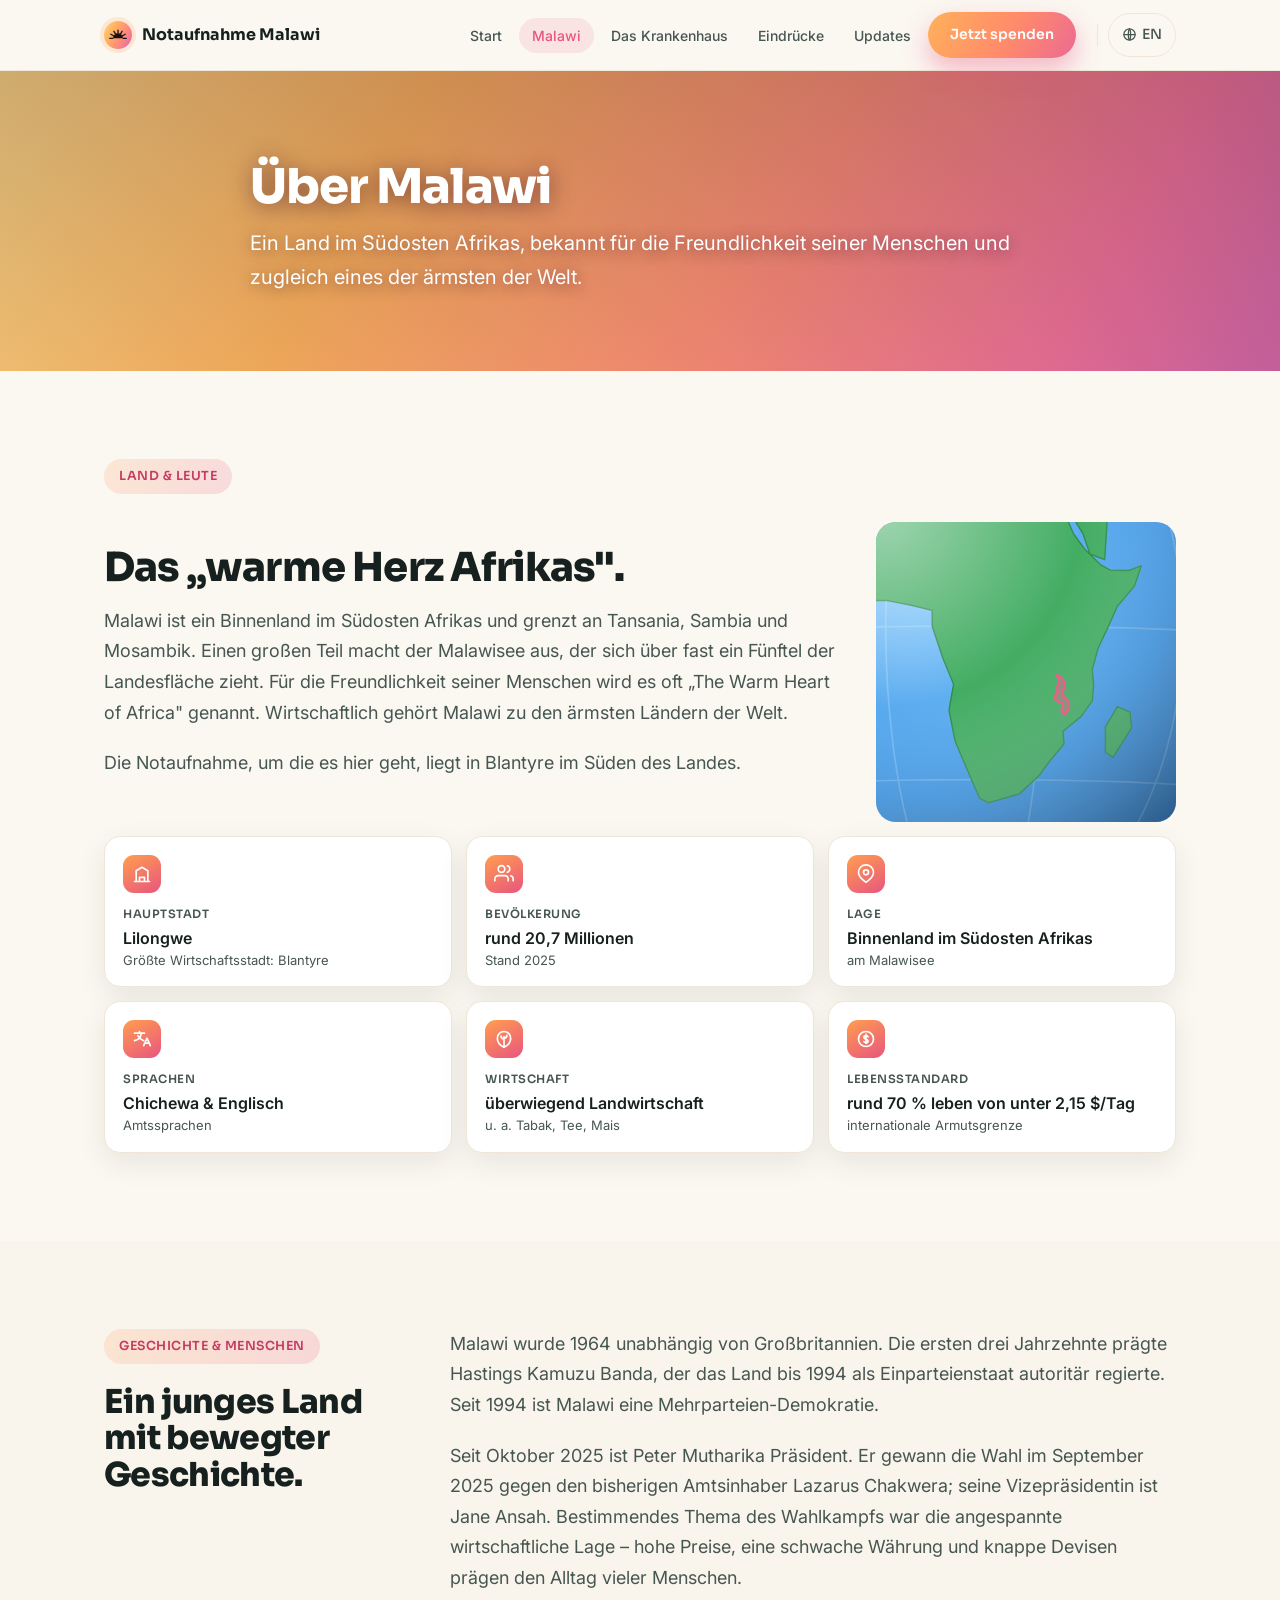
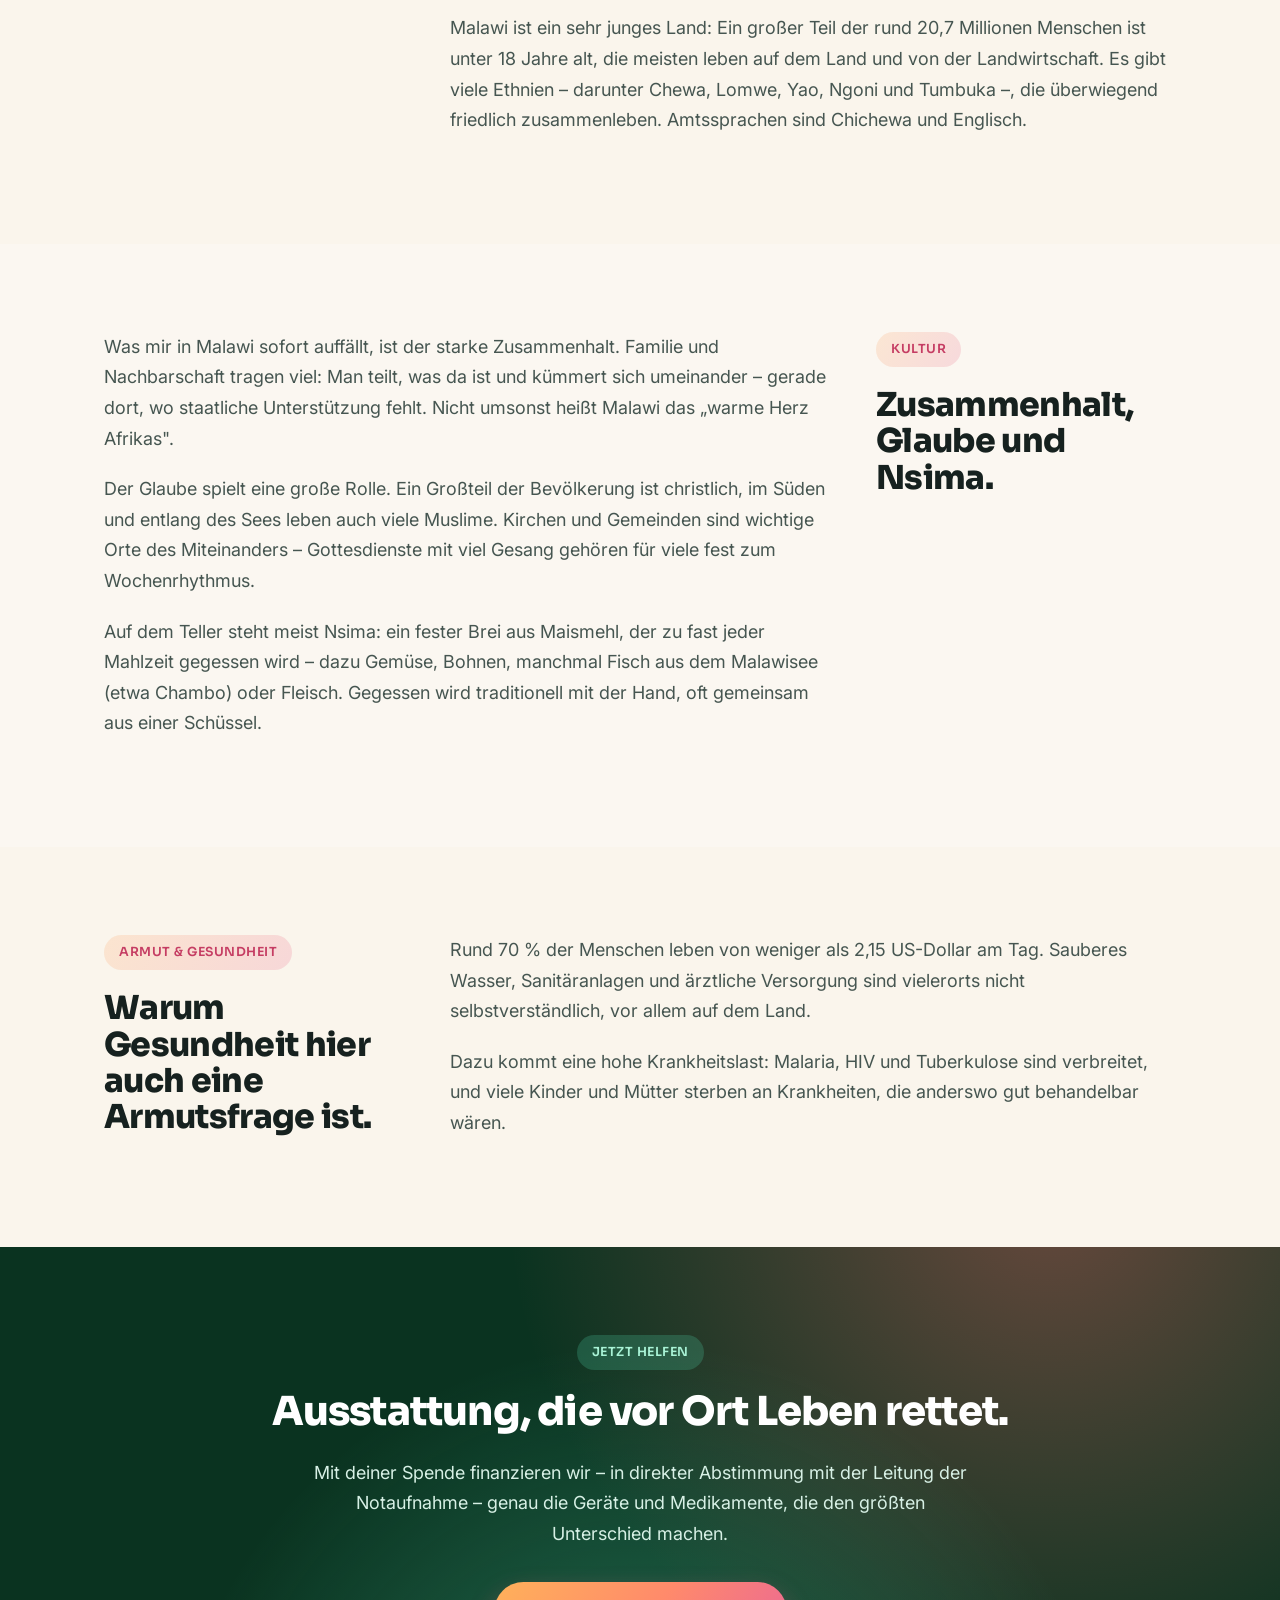
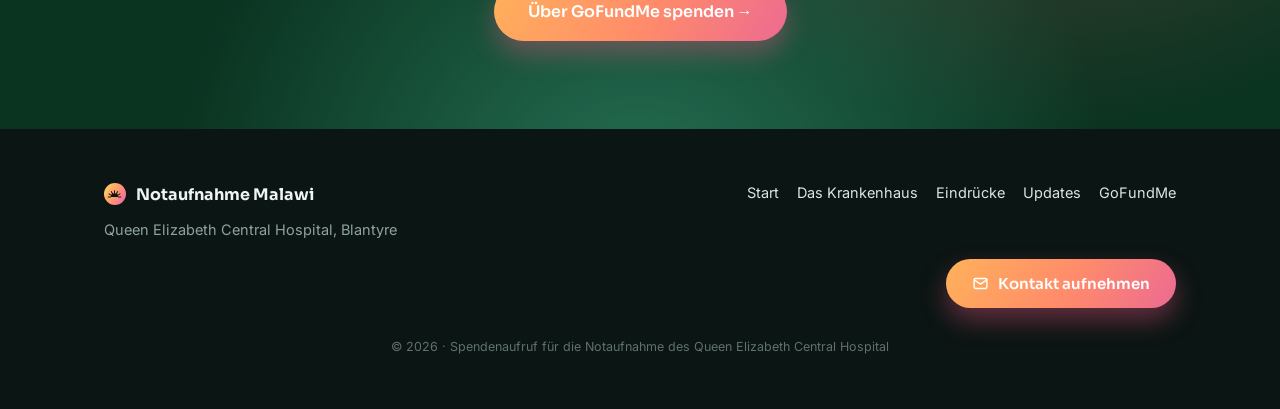
<file: malawi.html>
<!DOCTYPE html>
<html lang="de">
<head>
<meta charset="UTF-8">
<meta name="viewport" content="width=device-width, initial-scale=1.0">
<title>Über Malawi – Notaufnahme Malawi</title>
<meta name="description" content="Hintergrund zu Malawi: eines der ärmsten Länder der Welt – und warum eine bessere Notfallversorgung über so viele Leben entscheidet.">
<meta property="og:type" content="website">
<meta property="og:site_name" content="Notaufnahme Malawi">
<meta property="og:title" content="Über Malawi – Notaufnahme Malawi">
<meta property="og:description" content="Hintergrund zu Malawi: eines der ärmsten Länder der Welt – und warum eine bessere Notfallversorgung über so viele Leben entscheidet.">
<meta property="og:url" content="https://chrisbicode.github.io/Malawi-Emergency-departement/malawi.html">
<meta property="og:image" content="https://chrisbicode.github.io/Malawi-Emergency-departement/share.jpg">
<meta property="og:image:width" content="1200">
<meta property="og:image:height" content="630">
<meta property="og:image:alt" content="Notaufnahme des Queen Elizabeth Central Hospital in Malawi – Spendenaufruf">
<meta property="og:locale" content="de_DE">
<meta name="twitter:card" content="summary_large_image">
<meta name="twitter:title" content="Über Malawi – Notaufnahme Malawi">
<meta name="twitter:description" content="Hintergrund zu Malawi: eines der ärmsten Länder der Welt – und warum eine bessere Notfallversorgung über so viele Leben entscheidet.">
<meta name="twitter:image" content="https://chrisbicode.github.io/Malawi-Emergency-departement/share.jpg">
<link rel="preconnect" href="https://fonts.googleapis.com">
<link rel="preconnect" href="https://fonts.gstatic.com" crossorigin>
<link href="https://fonts.googleapis.com/css2?family=Sora:wght@400;500;600;700;800&family=Inter:wght@400;500;600&display=swap" rel="stylesheet">
<link rel="icon" href="sun.svg">
<link rel="stylesheet" href="style.css?v=12">
<style>.nav svg{width:26px;height:26px}.eyebrow .dot{width:8px;height:8px}svg{max-width:100%}.subhero{align-items:flex-start}.subhero h1{margin-bottom:12px}@media(min-width:601px){.subhero .wrap{padding-top:90px}}</style>
</head>
<body>

<!-- ============ HEADER ============ -->
<header class="site">
  <div class="wrap nav">
    <a class="brand" href="index.html"><span class="orb"></span> Notaufnahme&nbsp;Malawi</a>
    <button class="menu-toggle" aria-label="Menü"><span class="mbar" aria-hidden="true"></span></button>
    <ul id="navmenu">
      <li><a class="link" href="index.html">Start</a></li>
      <li><a class="link active" href="malawi.html">Malawi</a></li>
      <li><a class="link" href="krankenhaus.html">Das Krankenhaus</a></li>
      <li><a class="link" href="erfahrungen.html">Eindrücke</a></li>
      <li><a class="link" href="updates.html">Updates</a></li>
      <li><a href="https://www.gofundme.com/f/lebensrettende-ausstattung-fur-die-notaufnahme-in-malawi" target="_blank" rel="noopener" class="btn btn-primary">Jetzt spenden</a></li>
    </ul>
    <a class="link lang" href="en/malawi.html" aria-label="Switch to English"><svg viewBox="0 0 24 24" fill="none" stroke="currentColor" stroke-width="2" stroke-linecap="round" stroke-linejoin="round"><circle cx="12" cy="12" r="9"/><path d="M3 12h18M12 3c2.5 2.7 2.5 15.3 0 18M12 3c-2.5 2.7-2.5 15.3 0 18"/></svg> EN</a>
  </div>
</header>

<!-- ============ SUB-HERO ============ -->
<section class="subhero">
  <div class="scrim"></div>
  <div class="wrap">
    <h1>Über Malawi</h1>
    <p>Ein Land im Südosten Afrikas, bekannt für die Freundlichkeit seiner Menschen und zugleich eines der ärmsten der Welt.</p>
  </div>
</section>

<!-- ============ INTRO + GLOBUS ============ -->
<section>
  <div class="wrap">
    <span class="label sun">Land & Leute</span>
    <div class="locator" id="locator">
      <div class="loc-text">
        <h2 class="title">Das „warme Herz Afrikas".</h2>
        <div class="prose">
          <p>Malawi ist ein Binnenland im Südosten Afrikas und grenzt an Tansania, Sambia und Mosambik. Einen großen Teil macht der Malawisee aus, der sich über fast ein Fünftel der Landesfläche zieht. Für die Freundlichkeit seiner Menschen wird es oft „The Warm Heart of Africa" genannt. Wirtschaftlich gehört Malawi zu den ärmsten Ländern der Welt.</p>
          <p class="sources">Die Notaufnahme, um die es hier geht, liegt in Blantyre im Süden des Landes.</p>
        </div>
      </div>

      <div class="loc-stage" id="locStage" role="img" aria-label="Erdkugel mit Afrika, Zoom auf Malawi, dann die Landesumrandung">
        <svg class="globe" viewBox="0 0 300 300" aria-hidden="true">
          <defs>
            <radialGradient id="oceanG" cx="42%" cy="36%" r="72%">
              <stop offset="0%" stop-color="#8fd0ff"/>
              <stop offset="55%" stop-color="#3d97e6"/>
              <stop offset="100%" stop-color="#1b5798"/>
            </radialGradient>
            <radialGradient id="sphereShade" cx="34%" cy="28%" r="78%">
              <stop offset="0%" stop-color="#ffffff" stop-opacity="0.5"/>
              <stop offset="42%" stop-color="#ffffff" stop-opacity="0"/>
              <stop offset="100%" stop-color="#001a30" stop-opacity="0.55"/>
            </radialGradient>
            <clipPath id="globeClip"><circle cx="150" cy="150" r="132"/></clipPath>
          </defs>
          <circle cx="150" cy="150" r="132" fill="url(#oceanG)"/>
          <g clip-path="url(#globeClip)">
            <path id="graticule" fill="none" stroke="#ffffff" stroke-opacity="0.2" stroke-width="0.7"/>
            <path id="landPath" fill="#43ad63" stroke="#2f8b4c" stroke-width="0.6" stroke-linejoin="round"/>
            <path id="mwOutline" fill="rgba(232,85,127,0.35)" stroke="#e8557f" stroke-width="1.1" stroke-linejoin="round" stroke-linecap="round"/>
          </g>
          <circle cx="150" cy="150" r="132" fill="url(#sphereShade)" pointer-events="none"/>
          <circle cx="150" cy="150" r="132" fill="none" stroke="#0d3b66" stroke-opacity="0.35" stroke-width="1.5"/>
        </svg>
      </div>
    </div>

    <div class="infogrid">
      <div class="infocard"><span class="ic-top"><svg viewBox="0 0 24 24" fill="none" stroke="currentColor" stroke-width="2" stroke-linecap="round" stroke-linejoin="round"><path d="M3 21h18M5 21V8l7-4 7 4v13M9 21v-5h6v5"/></svg></span><div class="k">Hauptstadt</div><div class="v">Lilongwe<small>Größte Wirtschaftsstadt: Blantyre</small></div></div>
      <div class="infocard"><span class="ic-top"><svg viewBox="0 0 24 24" fill="none" stroke="currentColor" stroke-width="2" stroke-linecap="round" stroke-linejoin="round"><path d="M17 20v-2a4 4 0 0 0-4-4H5a4 4 0 0 0-4 4v2M9 10a4 4 0 1 0 0-8 4 4 0 0 0 0 8M23 20v-2a4 4 0 0 0-3-3.87M16 2.13a4 4 0 0 1 0 7.75"/></svg></span><div class="k">Bevölkerung</div><div class="v">rund 20,7 Millionen<small>Stand 2025</small></div></div>
      <div class="infocard"><span class="ic-top"><svg viewBox="0 0 24 24" fill="none" stroke="currentColor" stroke-width="2" stroke-linecap="round" stroke-linejoin="round"><path d="M21 10c0 6-9 12-9 12s-9-6-9-12a9 9 0 0 1 18 0Z"/><circle cx="12" cy="10" r="3"/></svg></span><div class="k">Lage</div><div class="v">Binnenland im Südosten Afrikas<small>am Malawisee</small></div></div>
      <div class="infocard"><span class="ic-top"><svg viewBox="0 0 24 24" fill="none" stroke="currentColor" stroke-width="2" stroke-linecap="round" stroke-linejoin="round"><path d="M3 5h12M9 3v2M11 5c0 5-4 8-8 9M7 8c1.5 3 4 5 7 6M14 20l4-9 4 9M15.5 17h5"/></svg></span><div class="k">Sprachen</div><div class="v">Chichewa & Englisch<small>Amtssprachen</small></div></div>
      <div class="infocard"><span class="ic-top"><svg viewBox="0 0 24 24" fill="none" stroke="currentColor" stroke-width="2" stroke-linecap="round" stroke-linejoin="round"><path d="M12 22c4-2 8-6 8-11a8 8 0 0 0-8-8 8 8 0 0 0-8 8c0 5 4 9 8 11ZM12 22V9M12 12c-2 0-3.5-1.5-3.5-3.5M12 11c2 0 3.5-1.5 3.5-3.5"/></svg></span><div class="k">Wirtschaft</div><div class="v">überwiegend Landwirtschaft<small>u. a. Tabak, Tee, Mais</small></div></div>
      <div class="infocard"><span class="ic-top"><svg viewBox="0 0 24 24" fill="none" stroke="currentColor" stroke-width="2" stroke-linecap="round" stroke-linejoin="round"><circle cx="12" cy="12" r="9"/><path d="M14.5 9.5c-.5-1-1.5-1.5-2.5-1.5-1.4 0-2.5 1-2.5 2.2 0 2.6 5 1.6 5 4.1 0 1.2-1.1 2.2-2.5 2.2-1 0-2-.5-2.5-1.5M12 6.5v11"/></svg></span><div class="k">Lebensstandard</div><div class="v">rund 70 % leben von unter 2,15 $/Tag<small>internationale Armutsgrenze</small></div></div>
    </div>
  </div>
</section>

<!-- ============ GESCHICHTE & MENSCHEN ============ -->
<section class="band-peach">
  <div class="wrap">
    <div class="tc">
    <div class="tc-head">
      <span class="label sun">Geschichte & Menschen</span>
      <h2 class="title">Ein junges Land mit bewegter Geschichte.</h2>
    </div>
    <div class="prose">
      <p>Malawi wurde 1964 unabhängig von Großbritannien. Die ersten drei Jahrzehnte prägte Hastings Kamuzu Banda, der das Land bis 1994 als Einparteienstaat autoritär regierte. Seit 1994 ist Malawi eine Mehrparteien-Demokratie.</p>
      <p>Seit Oktober 2025 ist Peter Mutharika Präsident. Er gewann die Wahl im September 2025 gegen den bisherigen Amtsinhaber Lazarus Chakwera; seine Vizepräsidentin ist Jane Ansah. Bestimmendes Thema des Wahlkampfs war die angespannte wirtschaftliche Lage – hohe Preise, eine schwache Währung und knappe Devisen prägen den Alltag vieler Menschen.</p>
      <p>Malawi ist ein sehr junges Land: Ein großer Teil der rund 20,7 Millionen Menschen ist unter 18 Jahre alt, die meisten leben auf dem Land und von der Landwirtschaft. Es gibt viele Ethnien – darunter Chewa, Lomwe, Yao, Ngoni und Tumbuka –, die überwiegend friedlich zusammenleben. Amtssprachen sind Chichewa und Englisch.</p>
    </div>
    </div>
  </div>
</section>

<!-- ============ KULTUR ============ -->
<section>
  <div class="wrap">
    <div class="tc rev">
    <div class="tc-head">
      <span class="label sun">Kultur</span>
      <h2 class="title">Zusammenhalt, Glaube und Nsima.</h2>
    </div>
    <div class="prose">
      <p>Was mir in Malawi sofort auffällt, ist der starke Zusammenhalt. Familie und Nachbarschaft tragen viel: Man teilt, was da ist und kümmert sich umeinander – gerade dort, wo staatliche Unterstützung fehlt. Nicht umsonst heißt Malawi das „warme Herz Afrikas".</p>
      <p>Der Glaube spielt eine große Rolle. Ein Großteil der Bevölkerung ist christlich, im Süden und entlang des Sees leben auch viele Muslime. Kirchen und Gemeinden sind wichtige Orte des Miteinanders – Gottesdienste mit viel Gesang gehören für viele fest zum Wochenrhythmus.</p>
      <p>Auf dem Teller steht meist Nsima: ein fester Brei aus Maismehl, der zu fast jeder Mahlzeit gegessen wird – dazu Gemüse, Bohnen, manchmal Fisch aus dem Malawisee (etwa Chambo) oder Fleisch. Gegessen wird traditionell mit der Hand, oft gemeinsam aus einer Schüssel.</p>
    </div>
    </div>
  </div>
</section>

<!-- ============ ARMUT & GESUNDHEIT ============ -->
<section class="band-peach">
  <div class="wrap">
    <div class="tc">
    <div class="tc-head">
      <span class="label sun">Armut & Gesundheit</span>
      <h2 class="title">Warum Gesundheit hier auch eine Armutsfrage ist.</h2>
    </div>
    <div class="prose">
      <p>Rund 70 % der Menschen leben von weniger als 2,15 US-Dollar am Tag. Sauberes Wasser, Sanitäranlagen und ärztliche Versorgung sind vielerorts nicht selbstverständlich, vor allem auf dem Land.</p>
      <p>Dazu kommt eine hohe Krankheitslast: Malaria, HIV und Tuberkulose sind verbreitet, und viele Kinder und Mütter sterben an Krankheiten, die anderswo gut behandelbar wären.</p>
    </div>
    </div>
  </div>
</section>

<!-- ============ SPENDEN ============ -->
<section class="donate">
  <div class="wrap">
    <span class="label grn">Jetzt helfen</span>
    <h2 class="title" style="text-align:center">Ausstattung, die vor Ort Leben rettet.</h2>
    <div class="prose">
      <p>Mit deiner Spende finanzieren wir – in direkter Abstimmung mit der Leitung der Notaufnahme – genau die Geräte und Medikamente, die den größten Unterschied machen.</p>
    </div>
    <div style="margin-top:32px">
      <a href="https://www.gofundme.com/f/lebensrettende-ausstattung-fur-die-notaufnahme-in-malawi" target="_blank" rel="noopener" class="btn btn-primary" style="font-size:16px;padding:16px 34px">Über GoFundMe spenden →</a>
    </div>
  </div>
</section>

<!-- ============ FOOTER ============ -->
<footer class="site">
  <div class="wrap fgrid">
    <div>
      <div class="brand" style="color:#eef4f1;margin-bottom:10px"><span class="orb" style="width:22px;height:22px"></span> Notaufnahme Malawi</div>
      Queen Elizabeth Central Hospital, Blantyre
    </div>
    <div class="fnav">
      <a href="index.html">Start</a>
      <a href="krankenhaus.html">Das Krankenhaus</a>
      <a href="erfahrungen.html">Eindrücke</a>
      <a href="updates.html">Updates</a>
      <a href="https://www.gofundme.com/f/lebensrettende-ausstattung-fur-die-notaufnahme-in-malawi" target="_blank" rel="noopener">GoFundMe</a>
    </div>
  </div>
      <div class="wrap fcontact">
      <a class="btn btn-primary" href="mailto:chbie115@uni-duesseldorf.de" style="padding:12px 26px"><svg viewBox="0 0 24 24" width="17" height="17" fill="none" stroke="currentColor" stroke-width="2" stroke-linecap="round" stroke-linejoin="round"><rect x="3" y="5" width="18" height="14" rx="2"/><path d="M3 7l9 6 9-6"/></svg> Kontakt aufnehmen</a>
    </div>
    <div class="wrap center" style="margin-top:28px;color:#5f716b;font-size:12.5px">© <span id="year"></span> · Spendenaufruf für die Notaufnahme des Queen Elizabeth Central Hospital</div>
</footer>

<script>
  (function(){
    var loc = document.getElementById('locator');
    var stage = document.getElementById('locStage');
    if(!loc) return;

    var reduce = window.matchMedia && window.matchMedia('(prefers-reduced-motion: reduce)').matches;
    var timers = [];
    function clearTimers(){ timers.forEach(clearTimeout); timers = []; }

    // Orthografische Projektion, zentriert auf Afrika
    var R = 132, CX = 150, CY = 150, LON0 = 18, LAT0 = -3;
    var D = Math.PI/180;
    function proj(lon, lat){
      var l=(lon-LON0)*D, p=lat*D, p0=LAT0*D;
      var cosc=Math.sin(p0)*Math.sin(p)+Math.cos(p0)*Math.cos(p)*Math.cos(l);
      var x=Math.cos(p)*Math.sin(l);
      var y=Math.cos(p0)*Math.sin(p)-Math.sin(p0)*Math.cos(p)*Math.cos(l);
      var vis=cosc>=0;
      if(!vis){ var n=Math.sqrt(x*x+y*y)||1; x/=n; y/=n; }
      return [CX+R*x, CY-R*y, vis];
    }

    // Vereinfachte, aber echte Kontinent-Umrisse (Länge, Breite)
    var LAND = {
      afrika: [[-6,36],[-1,36],[10,37],[15,32],[20,31],[25,32],[30,31],[32,31],[34,29],[35,24],[37,18],[39,15],[42,12],[44,11],[48,11],[51,12],[49,8],[45,4],[43,0],[41,-4],[40,-8],[40.5,-11],[40.5,-14],[38.5,-17],[35,-20],[35.5,-22.5],[32.9,-26],[31,-29],[27,-33],[20,-35],[18,-34],[15,-27],[13,-22],[12,-16],[13,-11],[11,-6],[9,0],[9,3],[5,4],[0,5],[-4,5],[-8,4],[-11,6],[-13,9],[-16,12],[-17,15],[-16,19],[-16,23],[-13,27],[-10,30],[-9,33],[-6,36]],
      eurasia: [[-6,36],[-9,38],[-9,43],[-2,44],[-4,48],[-1,50],[4,52],[7,54],[8,57],[6,58],[5,61],[8,63],[12,66],[16,69],[24,71],[32,70],[44,68],[56,68],[68,69],[75,73],[86,75],[100,77],[112,76],[120,72],[124,64],[126,56],[123,48],[125,41],[122,35],[119,28],[113,21],[107,14],[101,9],[96,12],[91,21],[88,22],[83,16],[79,11],[77,8],[74,15],[69,23],[62,25],[57,25],[56,26],[51,25],[48,24],[45,22],[43,13],[40,14],[39,18],[36,24],[34,30],[36,36],[31,40],[28,41],[25,40],[22,40],[19,42],[17,40],[15,38],[14,41],[12,45],[9,44],[6,43],[3,43],[0,40],[-3,37],[-6,36]],
      madagaskar: [[49,-16],[50,-19],[47,-25],[45,-24],[44,-19],[46,-15],[49,-16]]
    };

    function ringPath(pts){
      var d='', started=false;
      for(var i=0;i<pts.length;i++){
        var q=proj(pts[i][0], pts[i][1]);
        d += (started?' L':'M') + q[0].toFixed(1) + ',' + q[1].toFixed(1);
        started=true;
      }
      return d + ' Z';
    }
    function buildLand(){
      var d='';
      for(var k in LAND){ d += ringPath(LAND[k]); }
      var lp=document.getElementById('landPath');
      if(lp) lp.setAttribute('d', d);
    }
    function buildGraticule(){
      var d='', lon, lat, first;
      for(lon=-150; lon<=150; lon+=30){
        first=true;
        for(lat=-80; lat<=80; lat+=4){
          var q=proj(lon,lat);
          if(q[2]){ d += (first?'M':'L') + q[0].toFixed(1) + ',' + q[1].toFixed(1); first=false; }
          else first=true;
        }
      }
      for(lat=-60; lat<=60; lat+=30){
        first=true;
        for(lon=-180; lon<=180; lon+=4){
          var r=proj(lon,lat);
          if(r[2]){ d += (first?'M':'L') + r[0].toFixed(1) + ',' + r[1].toFixed(1); first=false; }
          else first=true;
        }
      }
      var g=document.getElementById('graticule');
      if(g) g.setAttribute('d', d);
    }
    // Echte Grenze von Malawi (Länge, Breite)
    var MW_BORDER = [[34.559989,-11.52002],[34.280006,-12.280025],[34.559989,-13.579998],[34.907151,-13.565425],[35.267956,-13.887834],[35.686845,-14.611046],[35.771905,-15.896859],[35.339063,-16.10744],[35.03381,-16.8013],[34.381292,-16.18356],[34.307291,-15.478641],[34.517666,-15.013709],[34.459633,-14.61301],[34.064825,-14.35995],[33.7897,-14.451831],[33.214025,-13.97186],[32.688165,-13.712858],[32.991764,-12.783871],[33.306422,-12.435778],[33.114289,-11.607198],[33.31531,-10.79655],[33.485688,-10.525559],[33.231388,-9.676722],[32.759375,-9.230599],[33.739729,-9.417151],[33.940838,-9.693674],[34.280006,-10.16],[34.559989,-11.52002]];
    var mwOut = document.getElementById('mwOutline');
    function buildMalawi(){
      var d='', started=false, sx=0, sy=0, nx=0, ny=0, mnx=1e9, mny=1e9;
      for(var i=0;i<MW_BORDER.length;i++){
        var q=proj(MW_BORDER[i][0], MW_BORDER[i][1]);
        d += (started?' L':'M') + q[0].toFixed(2) + ',' + q[1].toFixed(2);
        started=true; sx+=q[0]; sy+=q[1]; nx++; if(q[1]>mny){} if(q[0]<mnx)mnx=q[0]; if(q[1]<mny)mny=q[1];
      }
      d += ' Z';
      if(mwOut){
        mwOut.setAttribute('d', d);
        loc.style.setProperty('--mwx', (sx/nx).toFixed(1)+'px');
        loc.style.setProperty('--mwy', (sy/nx).toFixed(1)+'px');
        var len = mwOut.getTotalLength ? mwOut.getTotalLength() : 200;
        mwOut._len = len;
        mwOut.style.strokeDasharray = len;
        mwOut.style.strokeDashoffset = len;
        mwOut.style.fillOpacity = '0';
        mwOut.style.transition = 'stroke-dashoffset 1.1s ease, fill-opacity .7s ease';
      }
    }
    function resetOutline(){ if(mwOut){ mwOut.style.transition='none'; mwOut.style.strokeDashoffset=mwOut._len; mwOut.style.fillOpacity='0'; void mwOut.getBBox(); mwOut.style.transition='stroke-dashoffset 1.1s ease, fill-opacity .7s ease'; } }
    function drawOutline(){ if(mwOut){ mwOut.style.strokeDashoffset='0'; mwOut.style.fillOpacity='1'; } }

    buildLand(); buildGraticule(); buildMalawi();

    function play(){
      clearTimers();
      loc.classList.remove('zoom','reveal','done');
      resetOutline();
      void loc.offsetWidth; // Reflow
      if(reduce){ loc.classList.add('zoom','reveal','done'); drawOutline(); return; }
      loc.classList.add('running');
      timers.push(setTimeout(function(){ loc.classList.add('zoom'); }, 900));    // auf Malawi hineinzoomen
      timers.push(setTimeout(function(){ loc.classList.add('reveal'); drawOutline(); }, 1600)); // Umriss zeichnen
      timers.push(setTimeout(function(){ loc.classList.add('done'); }, 3200));
    }

    var started=false;
    function startOnce(){ if(started) return; started=true; play(); }
    if('IntersectionObserver' in window && !reduce){
      var io=new IntersectionObserver(function(entries){
        entries.forEach(function(e){ if(e.isIntersecting) startOnce(); });
      },{threshold:0.4});
      io.observe(stage);
    } else { startOnce(); }
    stage.addEventListener('click', function(){ if(loc.classList.contains('done') || !loc.classList.contains('running')) play(); });
  })();
</script>
<script src="script.js?v=12"></script>
</body>
</html>
</file>
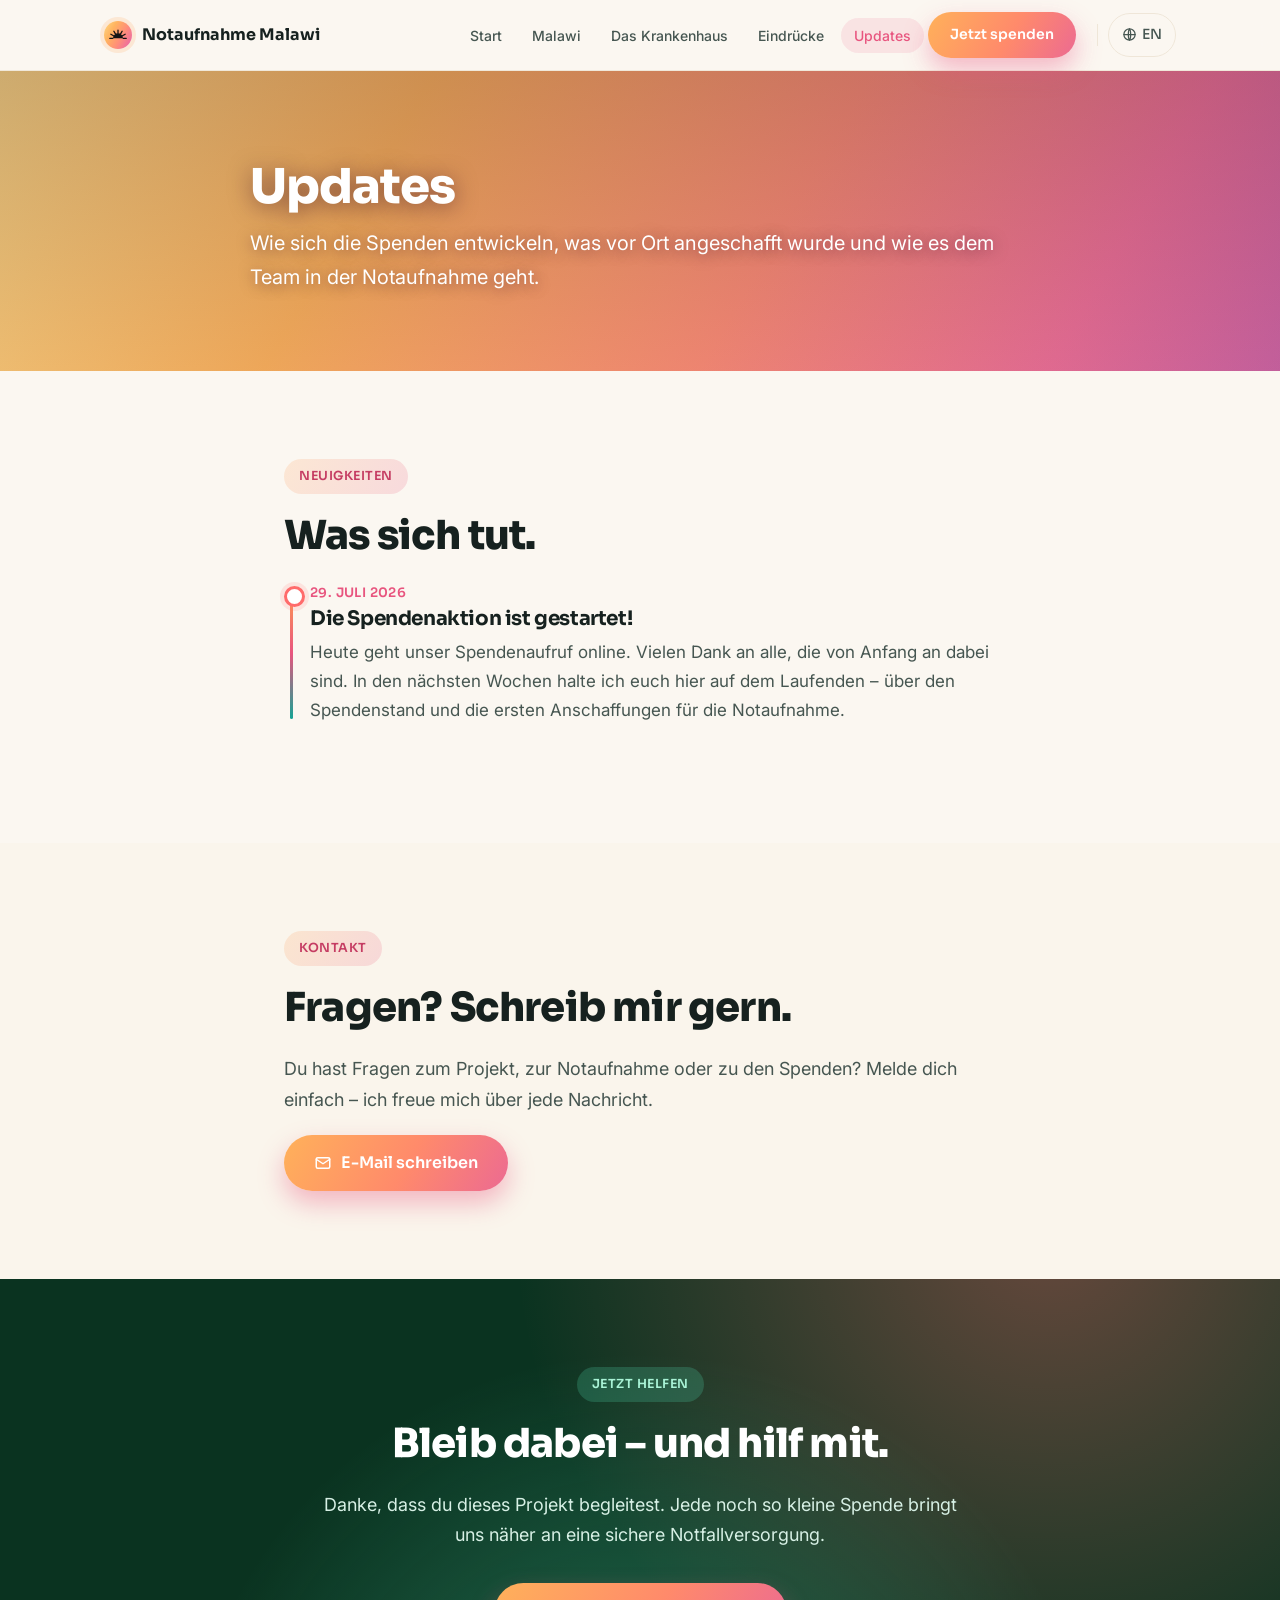
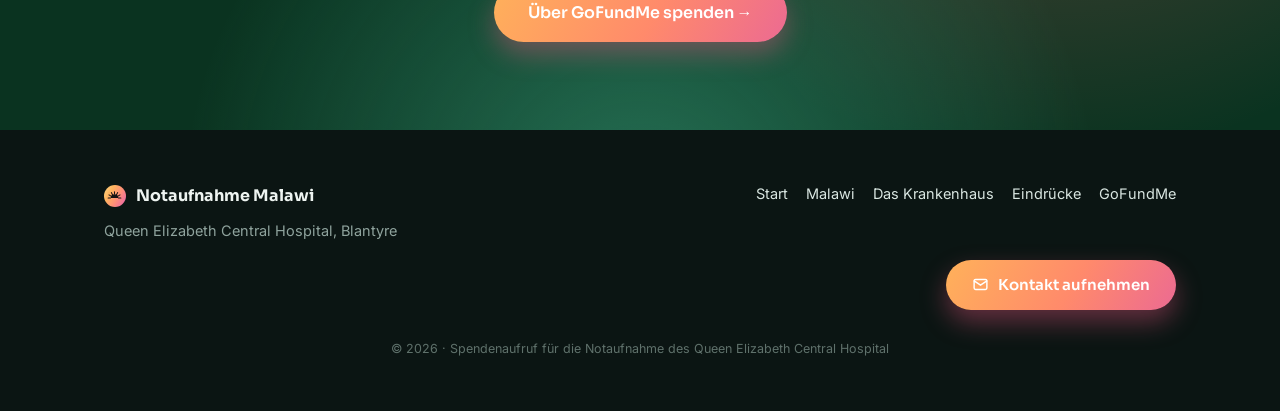
<file: updates.html>
<!DOCTYPE html>
<html lang="de">
<head>
<meta charset="UTF-8">
<meta name="viewport" content="width=device-width, initial-scale=1.0">
<title>Updates – Notaufnahme Malawi</title>
<meta name="description" content="Aktuelle Updates zum Spendenprojekt für die Notaufnahme des Queen Elizabeth Central Hospital in Malawi.">
<meta property="og:type" content="website">
<meta property="og:site_name" content="Notaufnahme Malawi">
<meta property="og:title" content="Updates – Notaufnahme Malawi">
<meta property="og:description" content="Aktuelle Updates zum Spendenprojekt für die Notaufnahme des Queen Elizabeth Central Hospital in Malawi.">
<meta property="og:url" content="https://chrisbicode.github.io/Malawi-Emergency-departement/updates.html">
<meta property="og:image" content="https://chrisbicode.github.io/Malawi-Emergency-departement/share.jpg">
<meta property="og:image:width" content="1200">
<meta property="og:image:height" content="630">
<meta property="og:image:alt" content="Notaufnahme des Queen Elizabeth Central Hospital in Malawi – Spendenaufruf">
<meta property="og:locale" content="de_DE">
<meta name="twitter:card" content="summary_large_image">
<meta name="twitter:title" content="Updates – Notaufnahme Malawi">
<meta name="twitter:description" content="Aktuelle Updates zum Spendenprojekt für die Notaufnahme des Queen Elizabeth Central Hospital in Malawi.">
<meta name="twitter:image" content="https://chrisbicode.github.io/Malawi-Emergency-departement/share.jpg">
<link rel="preconnect" href="https://fonts.googleapis.com">
<link rel="preconnect" href="https://fonts.gstatic.com" crossorigin>
<link href="https://fonts.googleapis.com/css2?family=Sora:wght@400;500;600;700;800&family=Inter:wght@400;500;600&display=swap" rel="stylesheet">
<link rel="icon" href="sun.svg">
<link rel="stylesheet" href="style.css?v=12">
<style>.nav svg{width:26px;height:26px}.eyebrow .dot{width:8px;height:8px}svg{max-width:100%}.subhero{align-items:flex-start}.subhero h1{margin-bottom:12px}@media(min-width:601px){.subhero .wrap{padding-top:90px}}</style>
</head>
<body>

<!-- ============ HEADER ============ -->
<header class="site">
  <div class="wrap nav">
    <a class="brand" href="index.html"><span class="orb"></span> Notaufnahme&nbsp;Malawi</a>
    <button class="menu-toggle" aria-label="Menü"><span class="mbar" aria-hidden="true"></span></button>
    <ul id="navmenu">
      <li><a class="link" href="index.html">Start</a></li>
      <li><a class="link" href="malawi.html">Malawi</a></li>
      <li><a class="link" href="krankenhaus.html">Das Krankenhaus</a></li>
      <li><a class="link" href="erfahrungen.html">Eindrücke</a></li>
      <li><a class="link active" href="updates.html">Updates</a></li>
      <li><a href="https://www.gofundme.com/f/lebensrettende-ausstattung-fur-die-notaufnahme-in-malawi" target="_blank" rel="noopener" class="btn btn-primary">Jetzt spenden</a></li>
    </ul>
    <a class="link lang" href="en/updates.html" aria-label="Switch to English"><svg viewBox="0 0 24 24" fill="none" stroke="currentColor" stroke-width="2" stroke-linecap="round" stroke-linejoin="round"><circle cx="12" cy="12" r="9"/><path d="M3 12h18M12 3c2.5 2.7 2.5 15.3 0 18M12 3c-2.5 2.7-2.5 15.3 0 18"/></svg> EN</a>
  </div>
</header>

<!-- ============ SUB-HERO ============ -->
<section class="subhero">
  <div class="scrim"></div>
  <div class="wrap">
    <h1>Updates</h1>
    <p>Wie sich die Spenden entwickeln, was vor Ort angeschafft wurde und wie es dem Team in der Notaufnahme geht.</p>
  </div>
</section>

<!-- ============ UPDATES ============ -->
<section>
  <div class="wrap narrow">
    <span class="label sun">Neuigkeiten</span>
    <h2 class="title">Was sich tut.</h2>
    <div class="timeline" id="timeline">
      <!-- Einträge werden automatisch aus der Liste unten erzeugt -->
    </div>
  </div>
</section>

<!-- ============ KONTAKT ============ -->
<section class="band-peach">
  <div class="wrap narrow">
    <span class="label sun">Kontakt</span>
    <h2 class="title">Fragen? Schreib mir gern.</h2>
    <div class="prose">
      <p>Du hast Fragen zum Projekt, zur Notaufnahme oder zu den Spenden? Melde dich einfach – ich freue mich über jede Nachricht.</p>
    </div>
    <div style="margin-top:20px">
      <a class="btn btn-primary" href="mailto:chbie115@uni-duesseldorf.de" style="font-size:16px;padding:14px 30px">
        <svg viewBox="0 0 24 24" width="18" height="18" fill="none" stroke="currentColor" stroke-width="2" stroke-linecap="round" stroke-linejoin="round"><rect x="3" y="5" width="18" height="14" rx="2"/><path d="M3 7l9 6 9-6"/></svg>
        E-Mail schreiben
      </a>
    </div>
  </div>
</section>

<!-- ============ SPENDEN ============ -->
<section class="donate">
  <div class="wrap">
    <span class="label grn">Jetzt helfen</span>
    <h2 class="title" style="text-align:center">Bleib dabei – und hilf mit.</h2>
    <div class="prose">
      <p>Danke, dass du dieses Projekt begleitest. Jede noch so kleine Spende bringt uns näher an eine sichere Notfallversorgung.</p>
    </div>
    <div style="margin-top:32px">
      <a href="https://www.gofundme.com/f/lebensrettende-ausstattung-fur-die-notaufnahme-in-malawi" target="_blank" rel="noopener" class="btn btn-primary" style="font-size:16px;padding:16px 34px">Über GoFundMe spenden →</a>
    </div>
  </div>
</section>

<!-- ============ FOOTER ============ -->
<footer class="site">
  <div class="wrap fgrid">
    <div>
      <div class="brand" style="color:#eef4f1;margin-bottom:10px"><span class="orb" style="width:22px;height:22px"></span> Notaufnahme Malawi</div>
      Queen Elizabeth Central Hospital, Blantyre
    </div>
    <div class="fnav">
      <a href="index.html">Start</a>
      <a href="malawi.html">Malawi</a>
      <a href="krankenhaus.html">Das Krankenhaus</a>
      <a href="erfahrungen.html">Eindrücke</a>
      <a href="https://www.gofundme.com/f/lebensrettende-ausstattung-fur-die-notaufnahme-in-malawi" target="_blank" rel="noopener">GoFundMe</a>
    </div>
  </div>
      <div class="wrap fcontact">
      <a class="btn btn-primary" href="mailto:chbie115@uni-duesseldorf.de" style="padding:12px 26px"><svg viewBox="0 0 24 24" width="17" height="17" fill="none" stroke="currentColor" stroke-width="2" stroke-linecap="round" stroke-linejoin="round"><rect x="3" y="5" width="18" height="14" rx="2"/><path d="M3 7l9 6 9-6"/></svg> Kontakt aufnehmen</a>
    </div>
    <div class="wrap center" style="margin-top:28px;color:#5f716b;font-size:12.5px">© <span id="year"></span> · Spendenaufruf für die Notaufnahme des Queen Elizabeth Central Hospital</div>
</footer>

<!-- ================================================================
     HIER TRÄGST DU DEINE UPDATES EIN
     ================================================================
     So fügst du einen neuen Eintrag hinzu:
     - Kopiere einen der { ... }-Blöcke unten.
     - Trage Datum, Titel und Text ein.
     - Ein Foto ist optional: Datei neben diese Seite legen und den
       Dateinamen bei "bild" eintragen (z. B. "update1.jpg").
       Wenn du kein Bild hast, schreibe:  bild: ""
     - Neueste Updates am besten ganz oben einfügen.
     Nicht vergessen: nach jedem Block außer dem letzten ein Komma.
     ================================================================ -->
<script>
  const UPDATES = [
    {
      datum: "29. Juli 2026",
      titel: "Die Spendenaktion ist gestartet!",
      text: "Heute geht unser Spendenaufruf online. Vielen Dank an alle, die von Anfang an dabei sind. In den nächsten Wochen halte ich euch hier auf dem Laufenden – über den Spendenstand und die ersten Anschaffungen für die Notaufnahme.",
      bild: ""
    }
    // ,{
    //   datum: "TT. Monat JJJJ",
    //   titel: "Titel des nächsten Updates",
    //   text: "Dein Text hier ...",
    //   bild: "update2.jpg"
    // }
  ];
</script>
<script>
  (function(){
    var tl = document.getElementById('timeline');
    if(!tl) return;
    if(!UPDATES || UPDATES.length === 0){
      tl.innerHTML = '<div class="empty">Noch keine Updates – bald gibt es hier Neuigkeiten.</div>';
      return;
    }
    var html = '';
    for(var i=0;i<UPDATES.length;i++){
      var u = UPDATES[i];
      html += '<div class="tl-item">';
      if(u.datum){ html += '<div class="date">'+u.datum+'</div>'; }
      if(u.titel){ html += '<h3>'+u.titel+'</h3>'; }
      if(u.text){ html += '<p>'+u.text+'</p>'; }
      if(u.bild){ html += '<img src="'+u.bild+'" alt="'+(u.titel||'Update')+'">'; }
      html += '</div>';
    }
    tl.innerHTML = html;
  })();
</script>
<script src="script.js?v=12"></script>
</body>
</html>
</file>
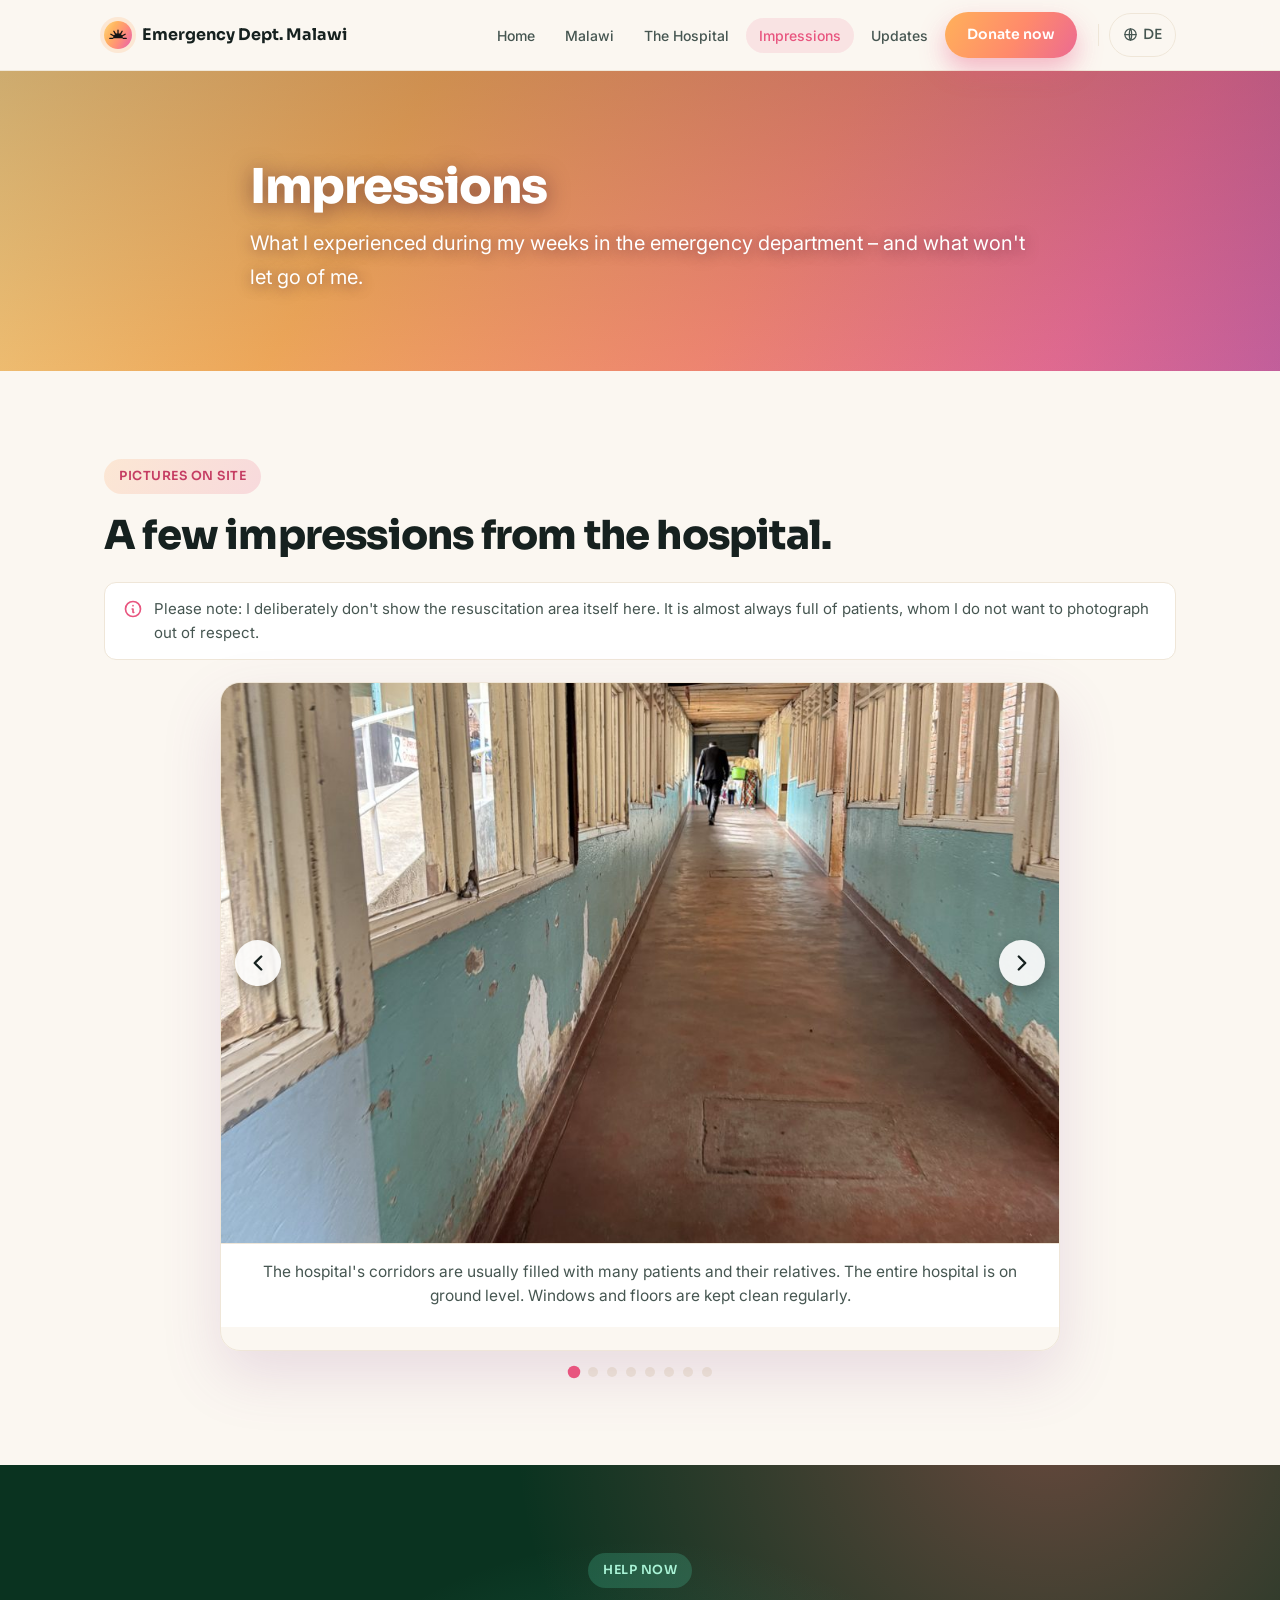
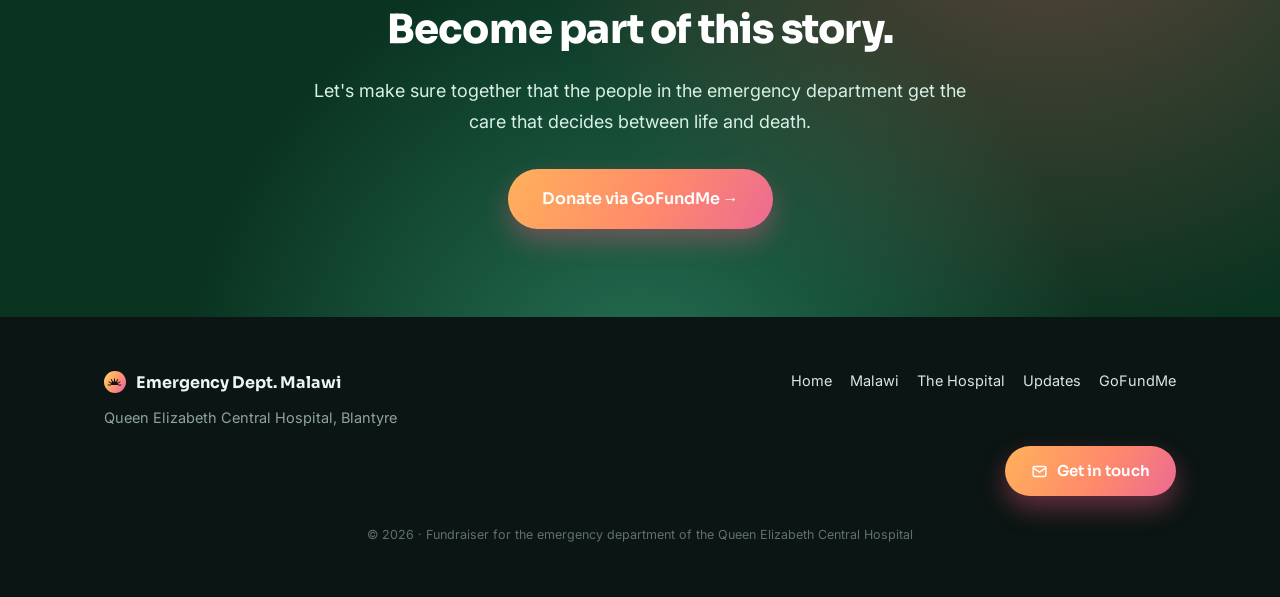
<file: en/erfahrungen.html>
<!DOCTYPE html>
<html lang="en">
<head>
<meta charset="UTF-8">
<meta name="viewport" content="width=device-width, initial-scale=1.0">
<title>Impressions – Emergency Department Malawi</title>
<meta name="description" content="A personal account from the weeks in the emergency department of the Queen Elizabeth Central Hospital in Blantyre, Malawi.">
<meta property="og:type" content="website">
<meta property="og:site_name" content="Emergency Dept. Malawi">
<meta property="og:title" content="Impressions – Emergency Department Malawi">
<meta property="og:description" content="A personal account from the weeks in the emergency department of the Queen Elizabeth Central Hospital in Blantyre, Malawi.">
<meta property="og:url" content="https://chrisbicode.github.io/Malawi-Emergency-departement/en/erfahrungen.html">
<meta property="og:image" content="https://chrisbicode.github.io/Malawi-Emergency-departement/share_en.jpg">
<meta property="og:image:width" content="1200">
<meta property="og:image:height" content="630">
<meta property="og:image:alt" content="Queen Elizabeth Central Hospital emergency department, Malawi – fundraiser">
<meta property="og:locale" content="en_US">
<meta name="twitter:card" content="summary_large_image">
<meta name="twitter:title" content="Impressions – Emergency Department Malawi">
<meta name="twitter:description" content="A personal account from the weeks in the emergency department of the Queen Elizabeth Central Hospital in Blantyre, Malawi.">
<meta name="twitter:image" content="https://chrisbicode.github.io/Malawi-Emergency-departement/share_en.jpg">
<link rel="preconnect" href="https://fonts.googleapis.com">
<link rel="preconnect" href="https://fonts.gstatic.com" crossorigin>
<link href="https://fonts.googleapis.com/css2?family=Sora:wght@400;500;600;700;800&family=Inter:wght@400;500;600&display=swap" rel="stylesheet">
<link rel="icon" href="../sun.svg">
<link rel="stylesheet" href="../style.css?v=12">
<style>.nav svg{width:26px;height:26px}.eyebrow .dot{width:8px;height:8px}svg{max-width:100%}.subhero{align-items:flex-start}.subhero h1{margin-bottom:12px}@media(min-width:601px){.subhero .wrap{padding-top:90px}}</style>
</head>
<body>

<header class="site">
  <div class="wrap nav">
    <a class="brand" href="index.html"><span class="orb"></span> Emergency&nbsp;Dept.&nbsp;Malawi</a>
    <button class="menu-toggle" aria-label="Menu"><span class="mbar" aria-hidden="true"></span></button>
    <ul id="navmenu">
      <li><a class="link" href="index.html">Home</a></li>
      <li><a class="link" href="malawi.html">Malawi</a></li>
      <li><a class="link" href="krankenhaus.html">The Hospital</a></li>
      <li><a class="link active" href="erfahrungen.html">Impressions</a></li>
      <li><a class="link" href="updates.html">Updates</a></li>
      <li><a href="https://www.gofundme.com/f/lebensrettende-ausstattung-fur-die-notaufnahme-in-malawi" target="_blank" rel="noopener" class="btn btn-primary">Donate now</a></li>
    </ul>
    <a class="link lang" href="../erfahrungen.html" aria-label="Auf Deutsch"><svg viewBox="0 0 24 24" fill="none" stroke="currentColor" stroke-width="2" stroke-linecap="round" stroke-linejoin="round"><circle cx="12" cy="12" r="9"/><path d="M3 12h18M12 3c2.5 2.7 2.5 15.3 0 18M12 3c-2.5 2.7-2.5 15.3 0 18"/></svg> DE</a>
  </div>
</header>

<section class="subhero">
  <div class="scrim"></div>
  <div class="wrap">
    <h1>Impressions</h1>
    <p>What I experienced during my weeks in the emergency department – and what won't let go of me.</p>
  </div>
</section>

<!-- ============ PHOTO GALLERY ============ -->
<section>
  <div class="wrap">
    <span class="label sun">Pictures on site</span>
    <h2 class="title" style="max-width:none">A few impressions from the hospital.</h2>
    <div class="gallery-note">
      <svg viewBox="0 0 24 24" fill="none" stroke="currentColor" stroke-width="2" stroke-linecap="round" stroke-linejoin="round"><circle cx="12" cy="12" r="9"/><path d="M12 8h.01M11 12h1v4h1"/></svg>
      <span>Please note: I deliberately don't show the resuscitation area itself here. It is almost always full of patients, whom I do not want to photograph out of respect.</span>
    </div>
    <div class="carousel" id="carousel">
      <div class="car-viewport">
        <div class="car-track">
          <figure class="slide">
            <img src="../foto1-flur.jpg" alt="Long connecting corridor in the hospital">
            <figcaption>The hospital's corridors are usually filled with many patients and their relatives. The entire hospital is on ground level. Windows and floors are kept clean regularly.</figcaption>
          </figure>
          <figure class="slide">
            <img src="../foto2-behandlungsraum.jpg" alt="Trauma room of the emergency department">
            <figcaption>This is the trauma room, where stable patients are treated after accidents.</figcaption>
          </figure>
          <figure class="slide">
            <img src="../foto3-station.jpg" alt="Beds in the emergency department, separated by cloths">
            <figcaption>This is what a cubicle looks like – here in the emergency department patients who need IV drips and the like are treated.</figcaption>
          </figure>
          <figure class="slide">
            <img src="../foto4-bett.jpg" alt="Treatment bay with bed and IV stands">
            <figcaption>A treatment bay with IV stands.</figcaption>
          </figure>
          <figure class="slide fit">
            <img src="../foto5-wartehalle.jpg" alt="Waiting area with wooden benches">
            <figcaption>This is one of the waiting areas. Depending on how patients are triaged, they and their relatives often spend hours here. Normally these areas are always very full.</figcaption>
          </figure>
          <figure class="slide">
            <img src="../foto6-vortrag.jpg" alt="Training session in the hospital's lecture room">
            <figcaption>Every morning there is a handover meeting, which also includes teaching for junior doctors. Several times a week there are training lectures.</figcaption>
          </figure>
          <figure class="slide fit">
            <img src="../foto7-roentgen.jpg" alt="Monitor showing an X-ray in the emergency department">
            <figcaption>In the emergency department there is the computer where X-ray and CT images can be viewed. Doctors from other wards also come here to look at their patients' imaging. Due to a lack of storage capacity, images older than a year usually can no longer be found. This image shows a shotgun wound.</figcaption>
          </figure>
          <figure class="slide">
            <img src="../foto8-essen.jpg" alt="Small kitchen outside the hospital">
            <figcaption>A small kitchen outside the hospital – local food for staff and relatives. At lunchtime there is usually nsima or rice with vegetables, egg and/or meat.</figcaption>
          </figure>
        </div>
        <button class="car-nav prev" id="carPrev" aria-label="Previous image">
          <svg width="26" height="26" viewBox="0 0 24 24" fill="none" stroke="currentColor" stroke-width="2.2" stroke-linecap="round" stroke-linejoin="round"><path d="M15 6l-6 6 6 6"/></svg>
        </button>
        <button class="car-nav next" id="carNext" aria-label="Next image">
          <svg width="26" height="26" viewBox="0 0 24 24" fill="none" stroke="currentColor" stroke-width="2.2" stroke-linecap="round" stroke-linejoin="round"><path d="M9 6l6 6-6 6"/></svg>
        </button>
      </div>
      <div class="car-dots" id="carDots"></div>
    </div>
  </div>
</section>

<section class="donate">
  <div class="wrap">
    <span class="label grn">Help now</span>
    <h2 class="title" style="text-align:center">Become part of this story.</h2>
    <div class="prose">
      <p>Let's make sure together that the people in the emergency department get the care that decides between life and death.</p>
    </div>
    <div style="margin-top:32px">
      <a href="https://www.gofundme.com/f/lebensrettende-ausstattung-fur-die-notaufnahme-in-malawi" target="_blank" rel="noopener" class="btn btn-primary" style="font-size:16px;padding:16px 34px">Donate via GoFundMe →</a>
    </div>
  </div>
</section>

<footer class="site">
  <div class="wrap fgrid">
    <div>
      <div class="brand" style="color:#eef4f1;margin-bottom:10px"><span class="orb" style="width:22px;height:22px"></span> Emergency Dept. Malawi</div>
      Queen Elizabeth Central Hospital, Blantyre
    </div>
    <div class="fnav">
      <a href="index.html">Home</a>
      <a href="malawi.html">Malawi</a>
      <a href="krankenhaus.html">The Hospital</a>
      <a href="updates.html">Updates</a>
      <a href="https://www.gofundme.com/f/lebensrettende-ausstattung-fur-die-notaufnahme-in-malawi" target="_blank" rel="noopener">GoFundMe</a>
    </div>
  </div>
      <div class="wrap fcontact">
      <a class="btn btn-primary" href="mailto:chbie115@uni-duesseldorf.de" style="padding:12px 26px"><svg viewBox="0 0 24 24" width="17" height="17" fill="none" stroke="currentColor" stroke-width="2" stroke-linecap="round" stroke-linejoin="round"><rect x="3" y="5" width="18" height="14" rx="2"/><path d="M3 7l9 6 9-6"/></svg> Get in touch</a>
    </div>
    <div class="wrap center" style="margin-top:28px;color:#5f716b;font-size:12.5px">© <span id="year"></span> · Fundraiser for the emergency department of the Queen Elizabeth Central Hospital</div>
</footer>

<script>
  (function(){
    var car = document.getElementById('carousel');
    if(!car) return;
    var track = car.querySelector('.car-track');
    var slides = Array.prototype.slice.call(track.querySelectorAll('.slide'));
    var n = slides.length;
    var dotsWrap = document.getElementById('carDots');
    if(n<2) return;
    var firstClone = slides[0].cloneNode(true), lastClone = slides[n-1].cloneNode(true);
    firstClone.setAttribute('aria-hidden','true'); lastClone.setAttribute('aria-hidden','true');
    track.insertBefore(lastClone, slides[0]);
    track.appendChild(firstClone);
    var pos = 1;
    function setX(anim){ track.style.transition = anim ? 'transform .45s cubic-bezier(.4,0,.2,1)' : 'none'; track.style.transform = 'translateX(' + (-pos*100) + '%)'; }
    setX(false);
    for(var k=0;k<n;k++){
      var b=document.createElement('button');
      b.className='car-dot'; b.setAttribute('aria-label','Image '+(k+1));
      (function(idx){ b.addEventListener('click', function(){ pos=idx+1; setX(true); updateDots(); }); })(k);
      dotsWrap.appendChild(b);
    }
    var dots = dotsWrap.querySelectorAll('.car-dot');
    function realIndex(){ return ((pos-1)%n+n)%n; }
    function updateDots(){ var r=realIndex(); for(var d=0; d<dots.length; d++){ dots[d].classList.toggle('active', d===r); } }
    updateDots();
    function next(){ pos++; setX(true); updateDots(); }
    function prev(){ pos--; setX(true); updateDots(); }
    track.addEventListener('transitionend', function(){
      if(pos===n+1){ pos=1; setX(false); }
      else if(pos===0){ pos=n; setX(false); }
    });
    document.getElementById('carNext').addEventListener('click', next);
    document.getElementById('carPrev').addEventListener('click', prev);
    car.tabIndex = 0;
    car.addEventListener('keydown', function(e){ if(e.key==='ArrowRight') next(); if(e.key==='ArrowLeft') prev(); });
    var x0=null;
    car.addEventListener('touchstart', function(e){ x0=e.touches[0].clientX; }, {passive:true});
    car.addEventListener('touchend', function(e){ if(x0===null) return; var dx=e.changedTouches[0].clientX-x0; if(Math.abs(dx)>40){ dx<0?next():prev(); } x0=null; });
  })();
</script>
<script src="../script.js?v=12"></script>
</body>
</html>
</file>
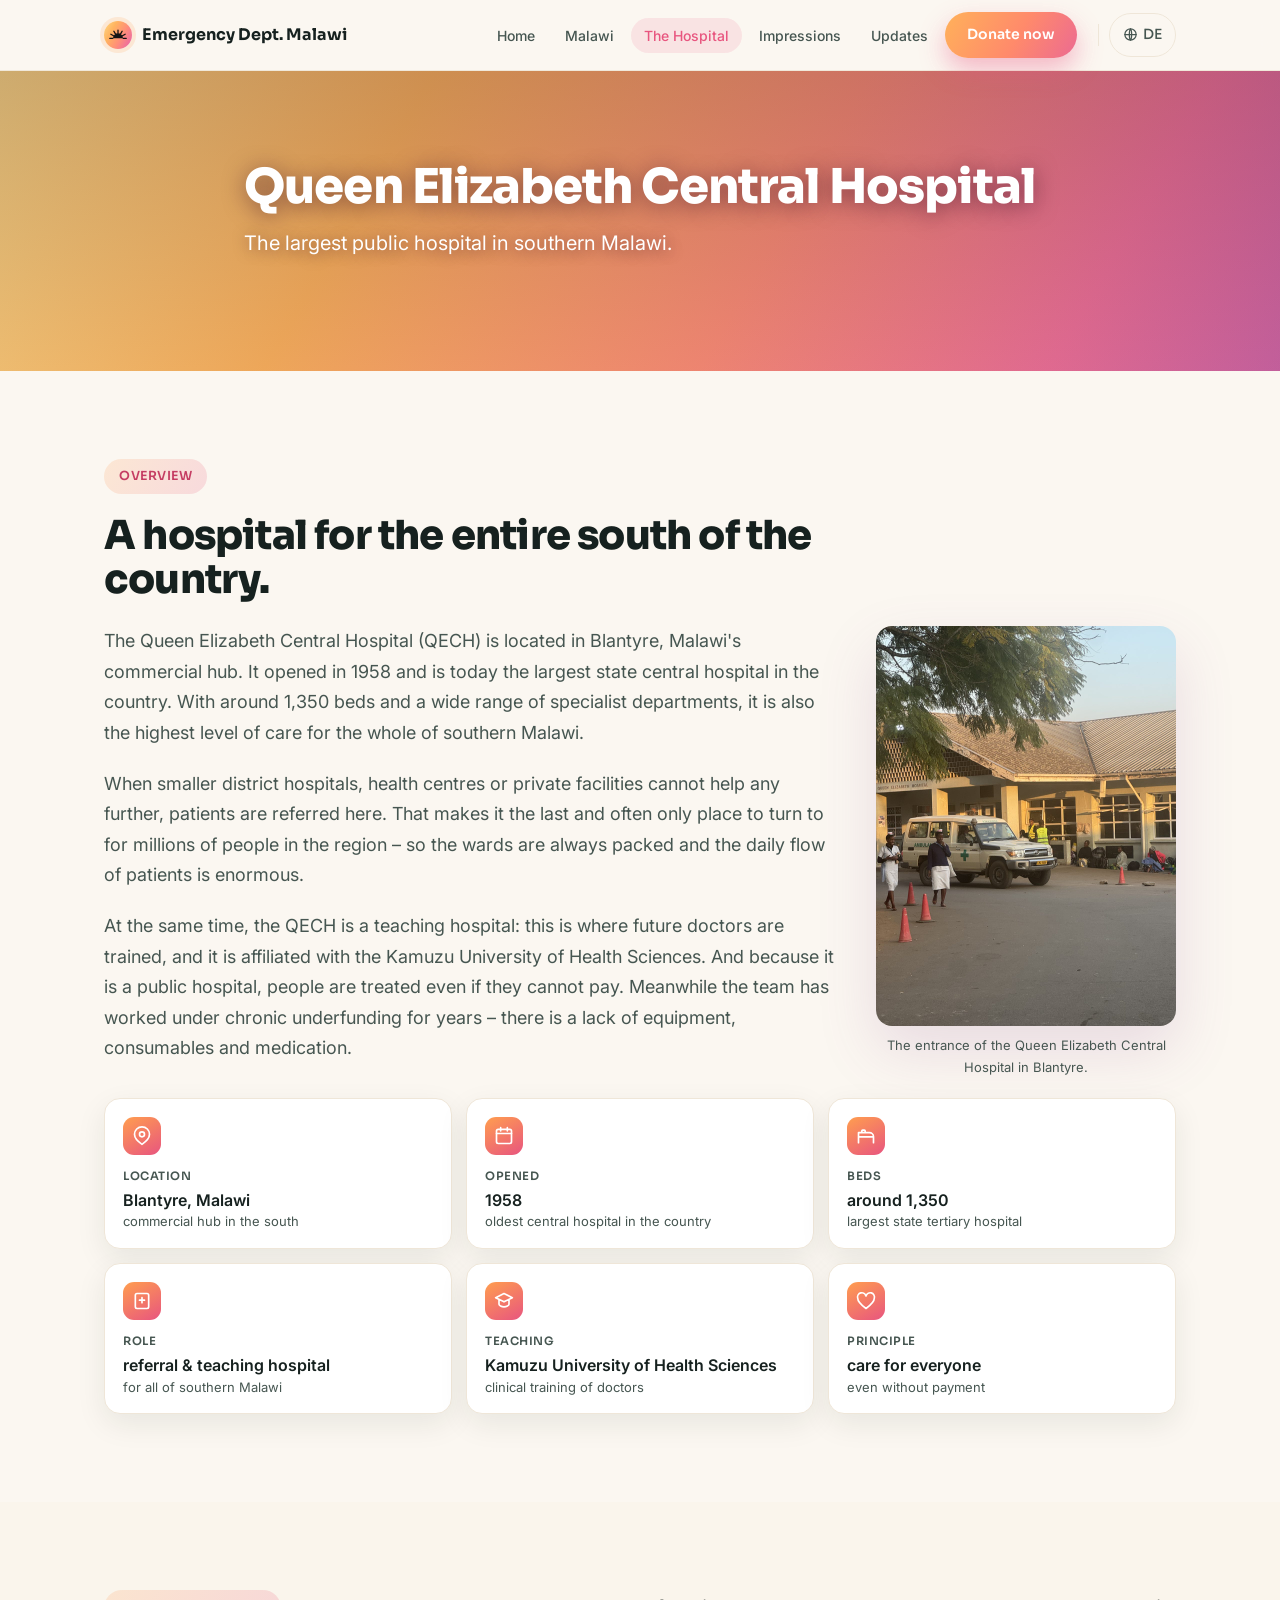
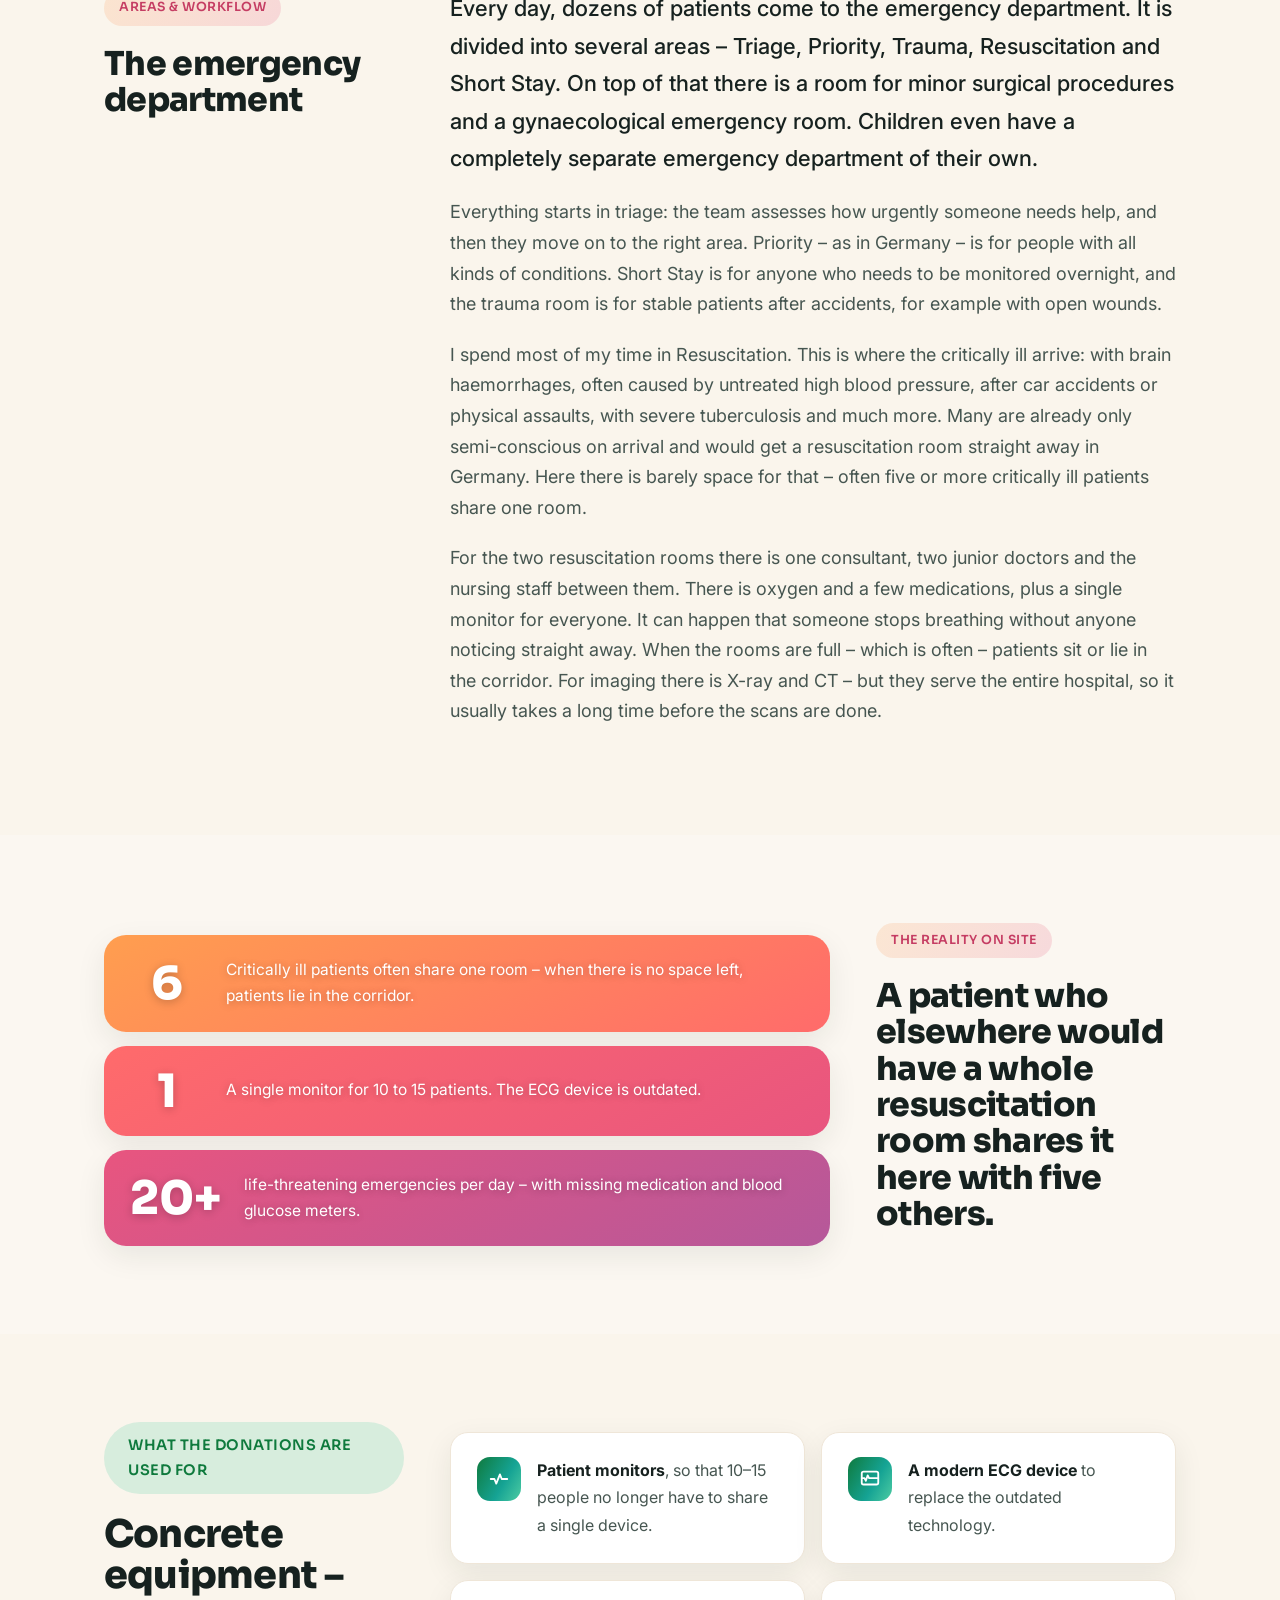
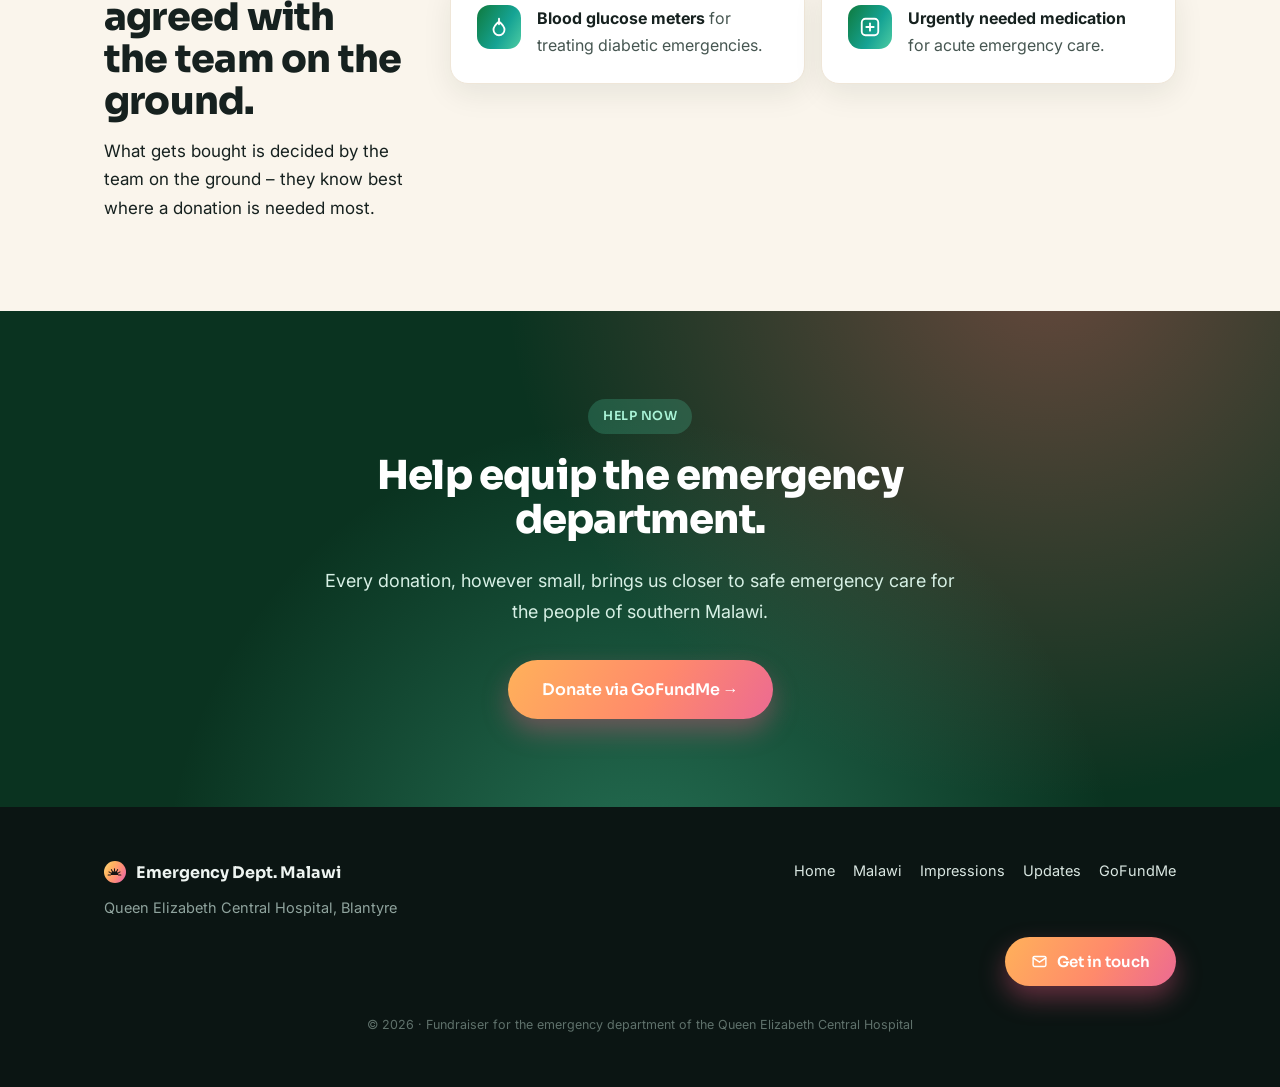
<file: en/krankenhaus.html>
<!DOCTYPE html>
<html lang="en">
<head>
<meta charset="UTF-8">
<meta name="viewport" content="width=device-width, initial-scale=1.0">
<title>The Queen Elizabeth Central Hospital – Emergency Department Malawi</title>
<meta name="description" content="The Queen Elizabeth Central Hospital in Blantyre is the largest public hospital in southern Malawi. About its emergency department and what it lacks.">
<meta property="og:type" content="website">
<meta property="og:site_name" content="Emergency Dept. Malawi">
<meta property="og:title" content="The Queen Elizabeth Central Hospital – Emergency Department Malawi">
<meta property="og:description" content="The Queen Elizabeth Central Hospital in Blantyre is the largest public hospital in southern Malawi. About its emergency department and what it lacks.">
<meta property="og:url" content="https://chrisbicode.github.io/Malawi-Emergency-departement/en/krankenhaus.html">
<meta property="og:image" content="https://chrisbicode.github.io/Malawi-Emergency-departement/share_en.jpg">
<meta property="og:image:width" content="1200">
<meta property="og:image:height" content="630">
<meta property="og:image:alt" content="Queen Elizabeth Central Hospital emergency department, Malawi – fundraiser">
<meta property="og:locale" content="en_US">
<meta name="twitter:card" content="summary_large_image">
<meta name="twitter:title" content="The Queen Elizabeth Central Hospital – Emergency Department Malawi">
<meta name="twitter:description" content="The Queen Elizabeth Central Hospital in Blantyre is the largest public hospital in southern Malawi. About its emergency department and what it lacks.">
<meta name="twitter:image" content="https://chrisbicode.github.io/Malawi-Emergency-departement/share_en.jpg">
<link rel="preconnect" href="https://fonts.googleapis.com">
<link rel="preconnect" href="https://fonts.gstatic.com" crossorigin>
<link href="https://fonts.googleapis.com/css2?family=Sora:wght@400;500;600;700;800&family=Inter:wght@400;500;600&display=swap" rel="stylesheet">
<link rel="icon" href="../sun.svg">
<link rel="stylesheet" href="../style.css?v=12">
<style>.nav svg{width:26px;height:26px}.eyebrow .dot{width:8px;height:8px}svg{max-width:100%}.subhero{align-items:flex-start}.subhero h1{margin-bottom:12px}@media(min-width:601px){.subhero .wrap{padding-top:90px}}</style>
</head>
<body>

<header class="site">
  <div class="wrap nav">
    <a class="brand" href="index.html"><span class="orb"></span> Emergency&nbsp;Dept.&nbsp;Malawi</a>
    <button class="menu-toggle" aria-label="Menu"><span class="mbar" aria-hidden="true"></span></button>
    <ul id="navmenu">
      <li><a class="link" href="index.html">Home</a></li>
      <li><a class="link" href="malawi.html">Malawi</a></li>
      <li><a class="link active" href="krankenhaus.html">The Hospital</a></li>
      <li><a class="link" href="erfahrungen.html">Impressions</a></li>
      <li><a class="link" href="updates.html">Updates</a></li>
      <li><a href="https://www.gofundme.com/f/lebensrettende-ausstattung-fur-die-notaufnahme-in-malawi" target="_blank" rel="noopener" class="btn btn-primary">Donate now</a></li>
    </ul>
    <a class="link lang" href="../krankenhaus.html" aria-label="Auf Deutsch"><svg viewBox="0 0 24 24" fill="none" stroke="currentColor" stroke-width="2" stroke-linecap="round" stroke-linejoin="round"><circle cx="12" cy="12" r="9"/><path d="M3 12h18M12 3c2.5 2.7 2.5 15.3 0 18M12 3c-2.5 2.7-2.5 15.3 0 18"/></svg> DE</a>
  </div>
</header>

<section class="subhero">
  <div class="scrim"></div>
  <div class="wrap">
    <h1 style="max-width:none">Queen Elizabeth Central Hospital</h1>
    <p>The largest public hospital in southern Malawi.</p>
  </div>
</section>

<section>
  <div class="wrap">
    <span class="label sun">Overview</span>
    <h2 class="title">A hospital for the entire south of the country.</h2>
    <div class="intro-2col">
      <div class="intro-text">
        <div class="prose">
          <p>The Queen Elizabeth Central Hospital (QECH) is located in Blantyre, Malawi's commercial hub. It opened in 1958 and is today the largest state central hospital in the country. With around 1,350 beds and a wide range of specialist departments, it is also the highest level of care for the whole of southern Malawi.</p>
          <p>When smaller district hospitals, health centres or private facilities cannot help any further, patients are referred here. That makes it the last and often only place to turn to for millions of people in the region – so the wards are always packed and the daily flow of patients is enormous.</p>
          <p>At the same time, the QECH is a teaching hospital: this is where future doctors are trained, and it is affiliated with the Kamuzu University of Health Sciences. And because it is a public hospital, people are treated even if they cannot pay. Meanwhile the team has worked under chronic underfunding for years – there is a lack of equipment, consumables and medication.</p>
        </div>
      </div>
      <div class="intro-photo">
        <figure style="margin:0">
          <img src="../qech-eingang.jpg" alt="Entrance of the Queen Elizabeth Central Hospital with an ambulance in the morning light">
          <figcaption style="margin-top:8px;font-size:13px;color:var(--muted);text-align:center">The entrance of the Queen Elizabeth Central Hospital in Blantyre.</figcaption>
        </figure>
      </div>
    </div>
    <div class="infogrid">
      <div class="infocard"><span class="ic-top"><svg viewBox="0 0 24 24" fill="none" stroke="currentColor" stroke-width="2" stroke-linecap="round" stroke-linejoin="round"><path d="M21 10c0 6-9 12-9 12s-9-6-9-12a9 9 0 0 1 18 0Z"/><circle cx="12" cy="10" r="3"/></svg></span><div class="k">Location</div><div class="v">Blantyre, Malawi<small>commercial hub in the south</small></div></div>
      <div class="infocard"><span class="ic-top"><svg viewBox="0 0 24 24" fill="none" stroke="currentColor" stroke-width="2" stroke-linecap="round" stroke-linejoin="round"><rect x="3" y="4" width="18" height="17" rx="2"/><path d="M3 9h18M8 2v4M16 2v4"/></svg></span><div class="k">Opened</div><div class="v">1958<small>oldest central hospital in the country</small></div></div>
      <div class="infocard"><span class="ic-top"><svg viewBox="0 0 24 24" fill="none" stroke="currentColor" stroke-width="2" stroke-linecap="round" stroke-linejoin="round"><path d="M3 18V8h13a5 5 0 0 1 5 5v5M3 13h18M3 18v2M21 18v2M7 8V6a1 1 0 0 1 1-1h2a1 1 0 0 1 1 1v2"/></svg></span><div class="k">Beds</div><div class="v">around 1,350<small>largest state tertiary hospital</small></div></div>
      <div class="infocard"><span class="ic-top"><svg viewBox="0 0 24 24" fill="none" stroke="currentColor" stroke-width="2" stroke-linecap="round" stroke-linejoin="round"><rect x="4" y="3" width="16" height="18" rx="2"/><path d="M12 8v6M9 11h6"/></svg></span><div class="k">Role</div><div class="v">referral & teaching hospital<small>for all of southern Malawi</small></div></div>
      <div class="infocard"><span class="ic-top"><svg viewBox="0 0 24 24" fill="none" stroke="currentColor" stroke-width="2" stroke-linecap="round" stroke-linejoin="round"><path d="M12 3 2 8l10 5 10-5-10-5ZM6 10.5V16c0 1.5 3 3 6 3s6-1.5 6-3v-5.5"/></svg></span><div class="k">Teaching</div><div class="v">Kamuzu University of Health Sciences<small>clinical training of doctors</small></div></div>
      <div class="infocard"><span class="ic-top"><svg viewBox="0 0 24 24" fill="none" stroke="currentColor" stroke-width="2" stroke-linecap="round" stroke-linejoin="round"><path d="M12 21C5 16 2 12 2 8.5A4.5 4.5 0 0 1 12 6a4.5 4.5 0 0 1 10 2.5C22 12 19 16 12 21Z"/></svg></span><div class="k">Principle</div><div class="v">care for everyone<small>even without payment</small></div></div>
    </div>
  </div>
</section>

<section class="band-peach">
  <div class="wrap">
    <div class="tc">
    <div class="tc-head">
      <span class="label sun">Areas & workflow</span>
      <h2 class="title">The emergency department</h2>
    </div>
    <div class="prose">
      <p class="big">Every day, dozens of patients come to the emergency department. It is divided into several areas – Triage, Priority, Trauma, Resuscitation and Short Stay. On top of that there is a room for minor surgical procedures and a gynaecological emergency room. Children even have a completely separate emergency department of their own.</p>
      <p>Everything starts in triage: the team assesses how urgently someone needs help, and then they move on to the right area. Priority – as in Germany – is for people with all kinds of conditions. Short Stay is for anyone who needs to be monitored overnight, and the trauma room is for stable patients after accidents, for example with open wounds.</p>
      <p>I spend most of my time in Resuscitation. This is where the critically ill arrive: with brain haemorrhages, often caused by untreated high blood pressure, after car accidents or physical assaults, with severe tuberculosis and much more. Many are already only semi-conscious on arrival and would get a resuscitation room straight away in Germany. Here there is barely space for that – often five or more critically ill patients share one room.</p>
      <p>For the two resuscitation rooms there is one consultant, two junior doctors and the nursing staff between them. There is oxygen and a few medications, plus a single monitor for everyone. It can happen that someone stops breathing without anyone noticing straight away. When the rooms are full – which is often – patients sit or lie in the corridor. For imaging there is X-ray and CT – but they serve the entire hospital, so it usually takes a long time before the scans are done.</p>
    </div>
    </div>
  </div>
</section>

<section>
  <div class="wrap">
    <div class="tc rev">
    <div class="tc-head">
      <span class="label sun">The reality on site</span>
      <h2 class="title">A patient who elsewhere would have a whole resuscitation room shares it here with five others.</h2>
    </div>
    <div class="facts facts-col">
      <div class="fact"><div class="num">6</div><p>Critically ill patients often share one room – when there is no space left, patients lie in the corridor.</p></div>
      <div class="fact"><div class="num">1</div><p>A single monitor for 10 to 15 patients. The ECG device is outdated.</p></div>
      <div class="fact"><div class="num">20+</div><p>life-threatening emergencies per day – with missing medication and blood glucose meters.</p></div>
    </div>
    </div>
  </div>
</section>

<section class="alt">
  <div class="wrap">
    <div class="tc">
    <div class="tc-head">
      <span class="label grn" style="font-size:14.5px;padding:11px 24px">What the donations are used for</span>
      <h2 class="title" style="font-size:clamp(26px,3.4vw,38px)">Concrete equipment – agreed with the team on the ground.</h2>
      <p class="prose" style="margin-top:14px">What gets bought is decided by the team on the ground – they know best where a donation is needed most.</p>
    </div>
    <div class="needs">
      <div class="need"><span class="ic"><svg viewBox="0 0 24 24" fill="none" stroke="currentColor" stroke-width="2" stroke-linecap="round" stroke-linejoin="round"><path d="M3 12h4l2 5 4-10 2 5h6"/></svg></span><p><strong>Patient monitors</strong>, so that 10–15 people no longer have to share a single device.</p></div>
      <div class="need"><span class="ic"><svg viewBox="0 0 24 24" fill="none" stroke="currentColor" stroke-width="2" stroke-linecap="round" stroke-linejoin="round"><rect x="3" y="4" width="18" height="14" rx="2"/><path d="M3 11h3l1.5 3 2-6 1.5 3H21"/></svg></span><p><strong>A modern ECG device</strong> to replace the outdated technology.</p></div>
      <div class="need"><span class="ic"><svg viewBox="0 0 24 24" fill="none" stroke="currentColor" stroke-width="2" stroke-linecap="round" stroke-linejoin="round"><path d="M12 3v6M12 21a6 6 0 0 0 6-6c0-4-6-9-6-9s-6 5-6 9a6 6 0 0 0 6 6Z"/></svg></span><p><strong>Blood glucose meters</strong> for treating diabetic emergencies.</p></div>
      <div class="need"><span class="ic"><svg viewBox="0 0 24 24" fill="none" stroke="currentColor" stroke-width="2" stroke-linecap="round" stroke-linejoin="round"><rect x="3" y="3" width="18" height="18" rx="4"/><path d="M12 8v8M8 12h8"/></svg></span><p><strong>Urgently needed medication</strong> for acute emergency care.</p></div>
    </div>
    </div>
  </div>
</section>

<section class="donate">
  <div class="wrap">
    <span class="label grn">Help now</span>
    <h2 class="title" style="text-align:center">Help equip the emergency department.</h2>
    <div class="prose">
      <p>Every donation, however small, brings us closer to safe emergency care for the people of southern Malawi.</p>
    </div>
    <div style="margin-top:32px">
      <a href="https://www.gofundme.com/f/lebensrettende-ausstattung-fur-die-notaufnahme-in-malawi" target="_blank" rel="noopener" class="btn btn-primary" style="font-size:16px;padding:16px 34px">Donate via GoFundMe →</a>
    </div>
  </div>
</section>

<footer class="site">
  <div class="wrap fgrid">
    <div>
      <div class="brand" style="color:#eef4f1;margin-bottom:10px"><span class="orb" style="width:22px;height:22px"></span> Emergency Dept. Malawi</div>
      Queen Elizabeth Central Hospital, Blantyre
    </div>
    <div class="fnav">
      <a href="index.html">Home</a>
      <a href="malawi.html">Malawi</a>
      <a href="erfahrungen.html">Impressions</a>
      <a href="updates.html">Updates</a>
      <a href="https://www.gofundme.com/f/lebensrettende-ausstattung-fur-die-notaufnahme-in-malawi" target="_blank" rel="noopener">GoFundMe</a>
    </div>
  </div>
      <div class="wrap fcontact">
      <a class="btn btn-primary" href="mailto:chbie115@uni-duesseldorf.de" style="padding:12px 26px"><svg viewBox="0 0 24 24" width="17" height="17" fill="none" stroke="currentColor" stroke-width="2" stroke-linecap="round" stroke-linejoin="round"><rect x="3" y="5" width="18" height="14" rx="2"/><path d="M3 7l9 6 9-6"/></svg> Get in touch</a>
    </div>
    <div class="wrap center" style="margin-top:28px;color:#5f716b;font-size:12.5px">© <span id="year"></span> · Fundraiser for the emergency department of the Queen Elizabeth Central Hospital</div>
</footer>

<script src="../script.js?v=12"></script>
</body>
</html>
</file>
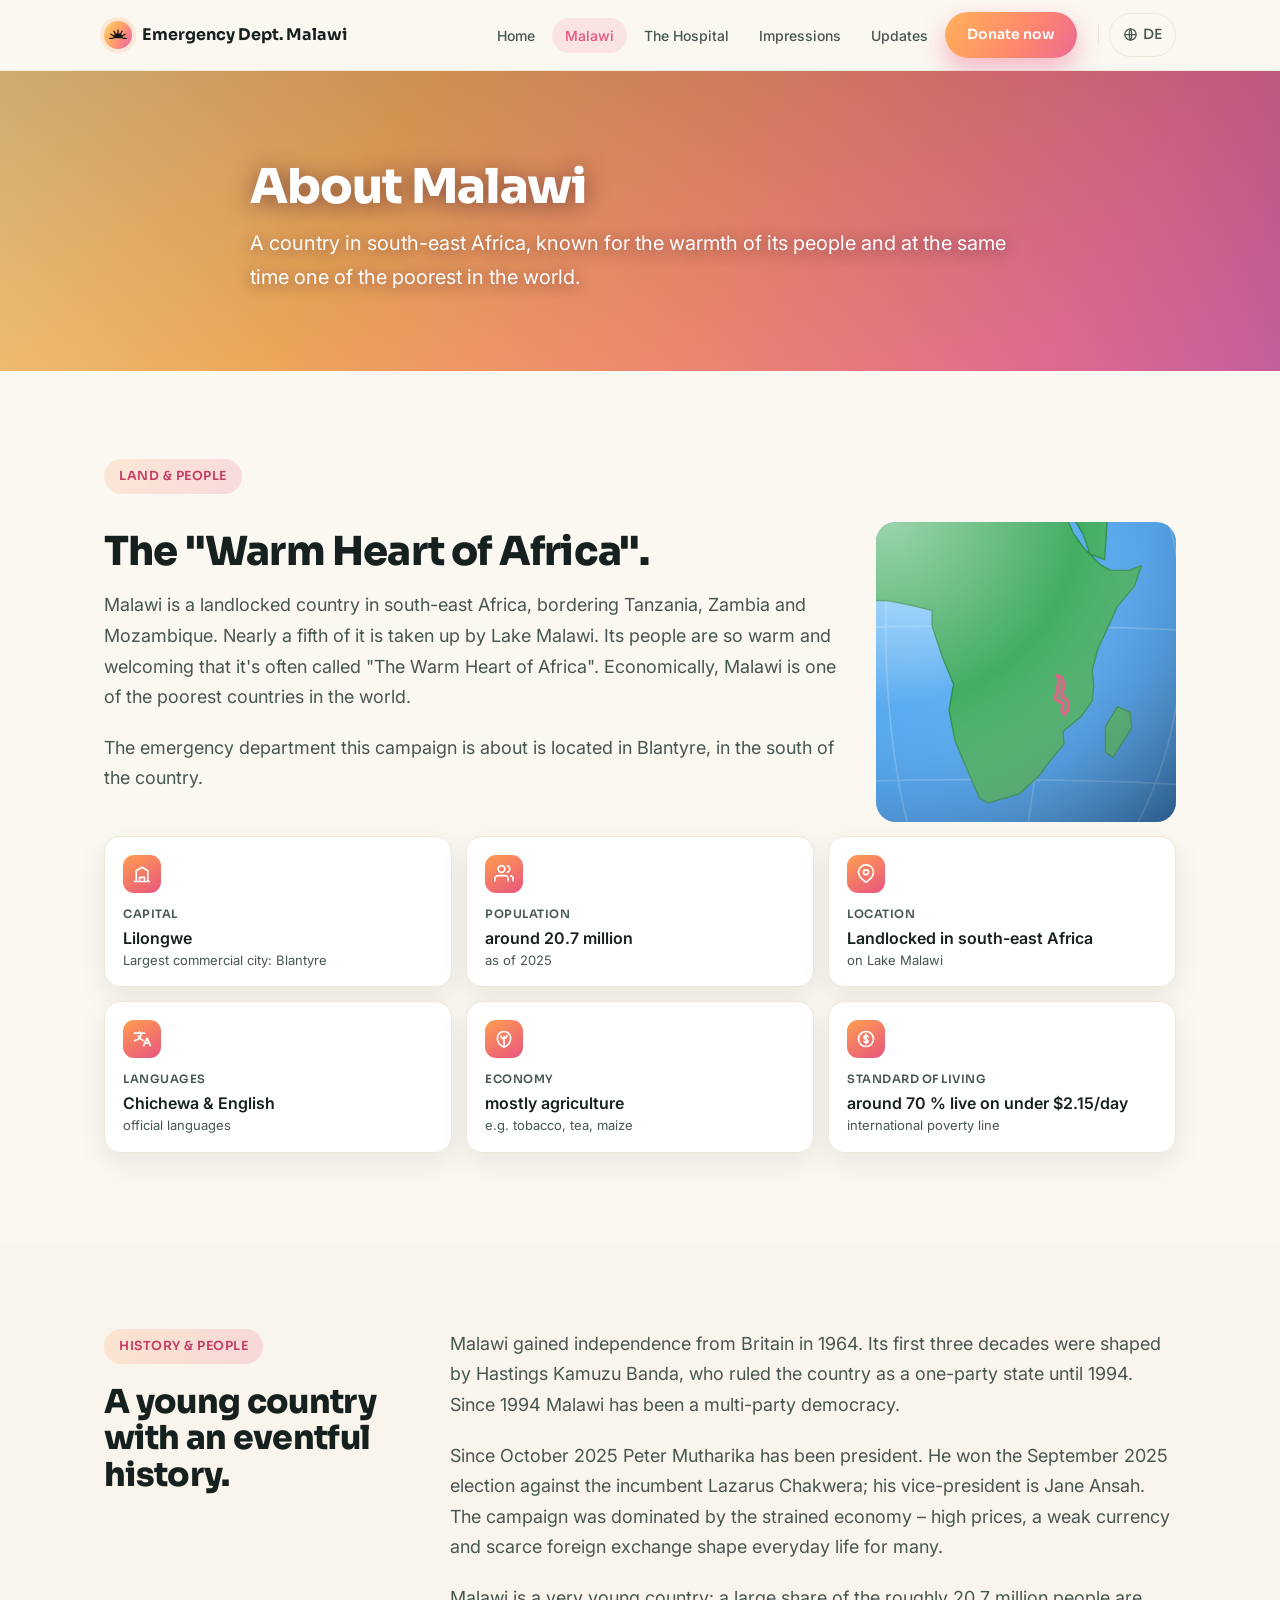
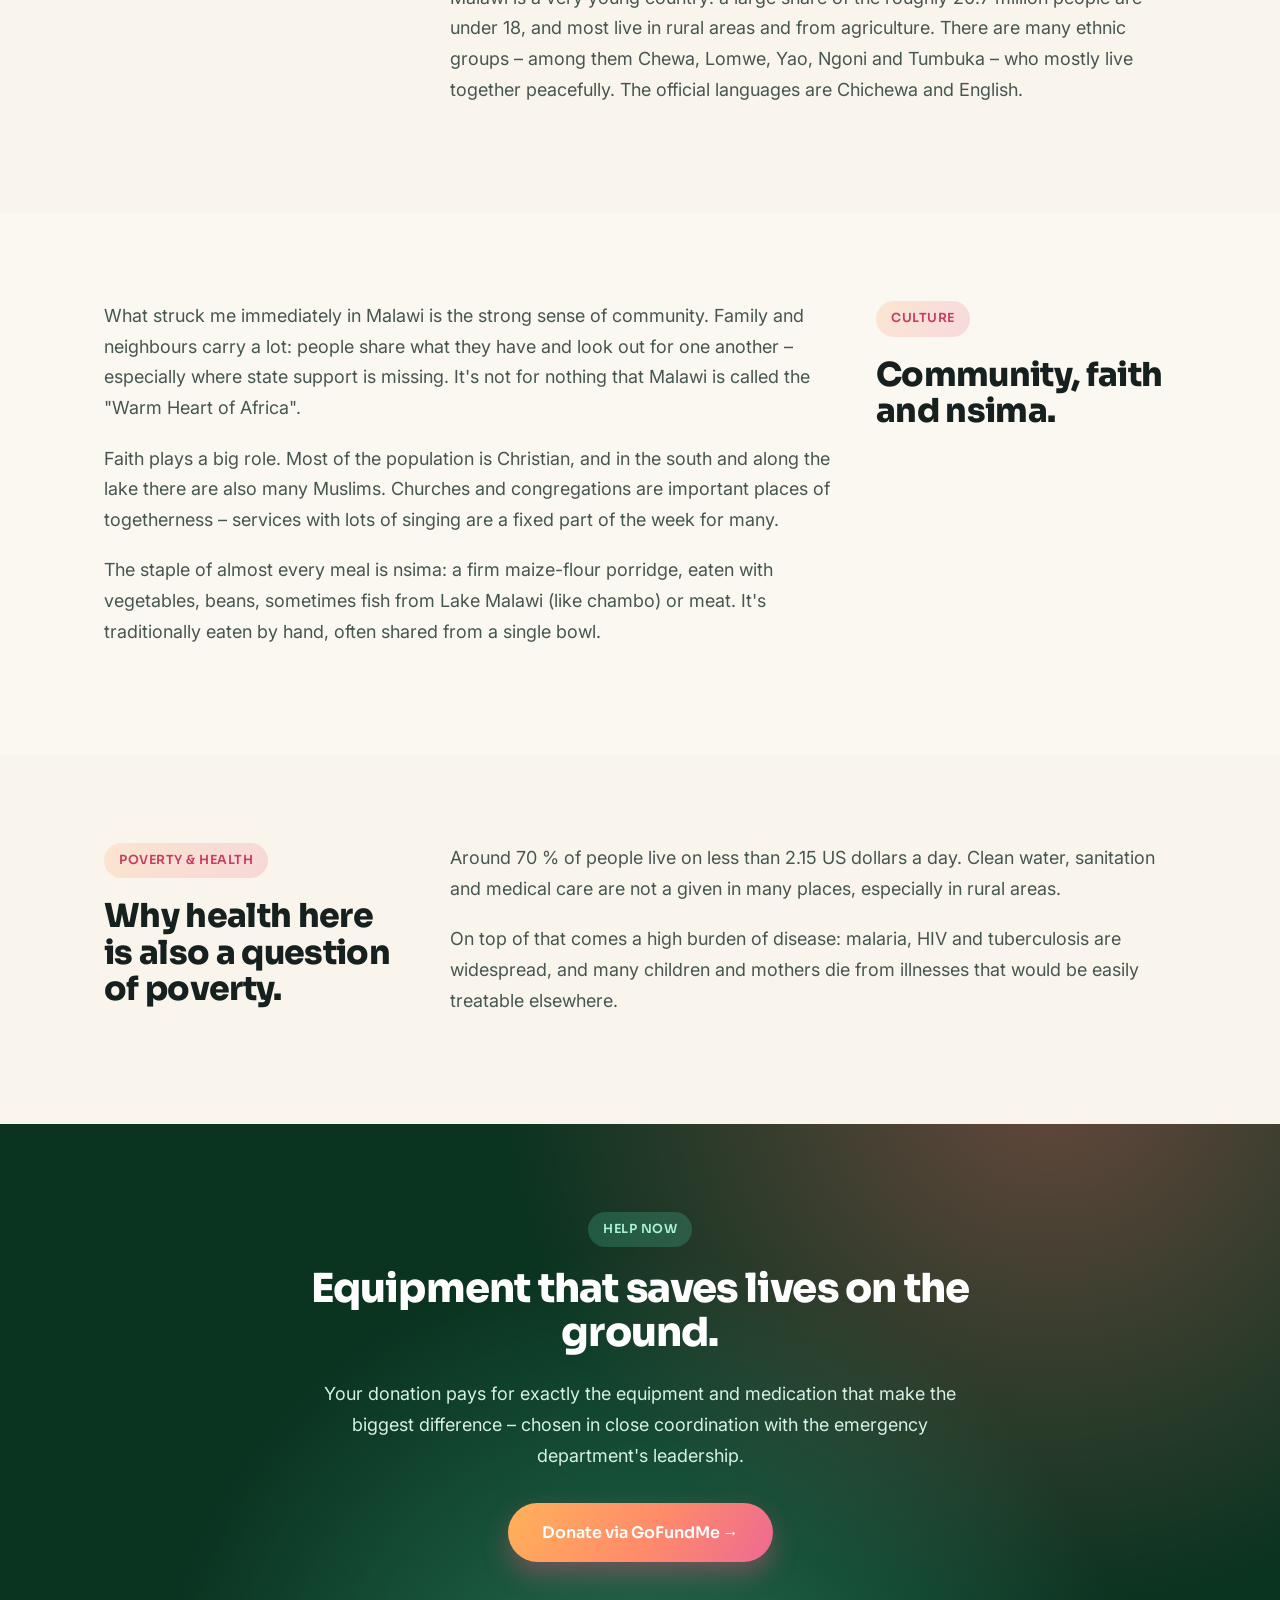
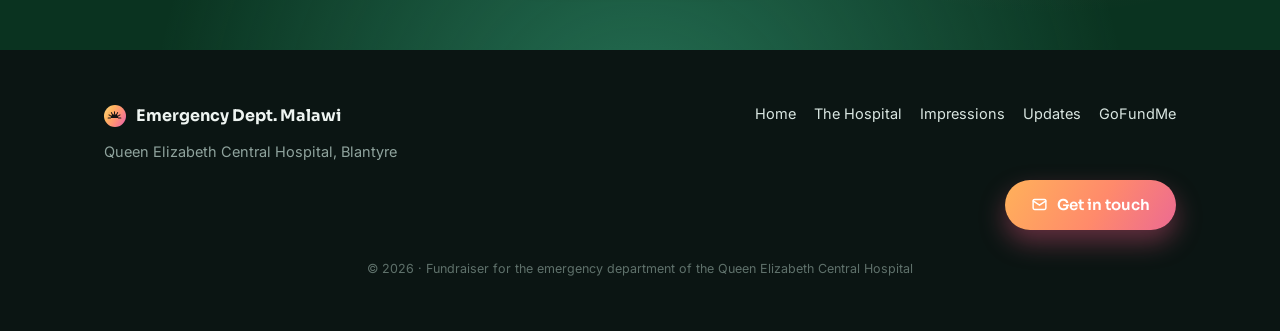
<file: en/malawi.html>
<!DOCTYPE html>
<html lang="en">
<head>
<meta charset="UTF-8">
<meta name="viewport" content="width=device-width, initial-scale=1.0">
<title>About Malawi – Emergency Department Malawi</title>
<meta name="description" content="Background on Malawi: one of the poorest countries in the world – and why better emergency care decides over so many lives.">
<meta property="og:type" content="website">
<meta property="og:site_name" content="Emergency Dept. Malawi">
<meta property="og:title" content="About Malawi – Emergency Department Malawi">
<meta property="og:description" content="Background on Malawi: one of the poorest countries in the world – and why better emergency care decides over so many lives.">
<meta property="og:url" content="https://chrisbicode.github.io/Malawi-Emergency-departement/en/malawi.html">
<meta property="og:image" content="https://chrisbicode.github.io/Malawi-Emergency-departement/share_en.jpg">
<meta property="og:image:width" content="1200">
<meta property="og:image:height" content="630">
<meta property="og:image:alt" content="Queen Elizabeth Central Hospital emergency department, Malawi – fundraiser">
<meta property="og:locale" content="en_US">
<meta name="twitter:card" content="summary_large_image">
<meta name="twitter:title" content="About Malawi – Emergency Department Malawi">
<meta name="twitter:description" content="Background on Malawi: one of the poorest countries in the world – and why better emergency care decides over so many lives.">
<meta name="twitter:image" content="https://chrisbicode.github.io/Malawi-Emergency-departement/share_en.jpg">
<link rel="preconnect" href="https://fonts.googleapis.com">
<link rel="preconnect" href="https://fonts.gstatic.com" crossorigin>
<link href="https://fonts.googleapis.com/css2?family=Sora:wght@400;500;600;700;800&family=Inter:wght@400;500;600&display=swap" rel="stylesheet">
<link rel="icon" href="../sun.svg">
<link rel="stylesheet" href="../style.css?v=12">
<style>.nav svg{width:26px;height:26px}.eyebrow .dot{width:8px;height:8px}svg{max-width:100%}.subhero{align-items:flex-start}.subhero h1{margin-bottom:12px}@media(min-width:601px){.subhero .wrap{padding-top:90px}}</style>
</head>
<body>

<header class="site">
  <div class="wrap nav">
    <a class="brand" href="index.html"><span class="orb"></span> Emergency&nbsp;Dept.&nbsp;Malawi</a>
    <button class="menu-toggle" aria-label="Menu"><span class="mbar" aria-hidden="true"></span></button>
    <ul id="navmenu">
      <li><a class="link" href="index.html">Home</a></li>
      <li><a class="link active" href="malawi.html">Malawi</a></li>
      <li><a class="link" href="krankenhaus.html">The Hospital</a></li>
      <li><a class="link" href="erfahrungen.html">Impressions</a></li>
      <li><a class="link" href="updates.html">Updates</a></li>
      <li><a href="https://www.gofundme.com/f/lebensrettende-ausstattung-fur-die-notaufnahme-in-malawi" target="_blank" rel="noopener" class="btn btn-primary">Donate now</a></li>
    </ul>
    <a class="link lang" href="../malawi.html" aria-label="Auf Deutsch"><svg viewBox="0 0 24 24" fill="none" stroke="currentColor" stroke-width="2" stroke-linecap="round" stroke-linejoin="round"><circle cx="12" cy="12" r="9"/><path d="M3 12h18M12 3c2.5 2.7 2.5 15.3 0 18M12 3c-2.5 2.7-2.5 15.3 0 18"/></svg> DE</a>
  </div>
</header>

<section class="subhero">
  <div class="scrim"></div>
  <div class="wrap">
    <h1>About Malawi</h1>
    <p>A country in south-east Africa, known for the warmth of its people and at the same time one of the poorest in the world.</p>
  </div>
</section>

<!-- ============ INTRO + GLOBE ============ -->
<section>
  <div class="wrap">
    <span class="label sun">Land & people</span>
    <div class="locator" id="locator">
      <div class="loc-text">
        <h2 class="title">The "Warm Heart of Africa".</h2>
        <div class="prose">
          <p>Malawi is a landlocked country in south-east Africa, bordering Tanzania, Zambia and Mozambique. Nearly a fifth of it is taken up by Lake Malawi. Its people are so warm and welcoming that it's often called "The Warm Heart of Africa". Economically, Malawi is one of the poorest countries in the world.</p>
          <p class="sources">The emergency department this campaign is about is located in Blantyre, in the south of the country.</p>
        </div>
      </div>

      <div class="loc-stage" id="locStage" role="img" aria-label="Globe showing Africa, zooming to Malawi, then the country's outline">
        <svg class="globe" viewBox="0 0 300 300" aria-hidden="true">
          <defs>
            <radialGradient id="oceanG" cx="42%" cy="36%" r="72%">
              <stop offset="0%" stop-color="#8fd0ff"/>
              <stop offset="55%" stop-color="#3d97e6"/>
              <stop offset="100%" stop-color="#1b5798"/>
            </radialGradient>
            <radialGradient id="sphereShade" cx="34%" cy="28%" r="78%">
              <stop offset="0%" stop-color="#ffffff" stop-opacity="0.5"/>
              <stop offset="42%" stop-color="#ffffff" stop-opacity="0"/>
              <stop offset="100%" stop-color="#001a30" stop-opacity="0.55"/>
            </radialGradient>
            <clipPath id="globeClip"><circle cx="150" cy="150" r="132"/></clipPath>
          </defs>
          <circle cx="150" cy="150" r="132" fill="url(#oceanG)"/>
          <g clip-path="url(#globeClip)">
            <path id="graticule" fill="none" stroke="#ffffff" stroke-opacity="0.2" stroke-width="0.7"/>
            <path id="landPath" fill="#43ad63" stroke="#2f8b4c" stroke-width="0.6" stroke-linejoin="round"/>
            <path id="mwOutline" fill="rgba(232,85,127,0.35)" stroke="#e8557f" stroke-width="1.1" stroke-linejoin="round" stroke-linecap="round"/>
          </g>
          <circle cx="150" cy="150" r="132" fill="url(#sphereShade)" pointer-events="none"/>
          <circle cx="150" cy="150" r="132" fill="none" stroke="#0d3b66" stroke-opacity="0.35" stroke-width="1.5"/>
        </svg>
      </div>
    </div>

    <div class="infogrid">
      <div class="infocard"><span class="ic-top"><svg viewBox="0 0 24 24" fill="none" stroke="currentColor" stroke-width="2" stroke-linecap="round" stroke-linejoin="round"><path d="M3 21h18M5 21V8l7-4 7 4v13M9 21v-5h6v5"/></svg></span><div class="k">Capital</div><div class="v">Lilongwe<small>Largest commercial city: Blantyre</small></div></div>
      <div class="infocard"><span class="ic-top"><svg viewBox="0 0 24 24" fill="none" stroke="currentColor" stroke-width="2" stroke-linecap="round" stroke-linejoin="round"><path d="M17 20v-2a4 4 0 0 0-4-4H5a4 4 0 0 0-4 4v2M9 10a4 4 0 1 0 0-8 4 4 0 0 0 0 8M23 20v-2a4 4 0 0 0-3-3.87M16 2.13a4 4 0 0 1 0 7.75"/></svg></span><div class="k">Population</div><div class="v">around 20.7 million<small>as of 2025</small></div></div>
      <div class="infocard"><span class="ic-top"><svg viewBox="0 0 24 24" fill="none" stroke="currentColor" stroke-width="2" stroke-linecap="round" stroke-linejoin="round"><path d="M21 10c0 6-9 12-9 12s-9-6-9-12a9 9 0 0 1 18 0Z"/><circle cx="12" cy="10" r="3"/></svg></span><div class="k">Location</div><div class="v">Landlocked in south-east Africa<small>on Lake Malawi</small></div></div>
      <div class="infocard"><span class="ic-top"><svg viewBox="0 0 24 24" fill="none" stroke="currentColor" stroke-width="2" stroke-linecap="round" stroke-linejoin="round"><path d="M3 5h12M9 3v2M11 5c0 5-4 8-8 9M7 8c1.5 3 4 5 7 6M14 20l4-9 4 9M15.5 17h5"/></svg></span><div class="k">Languages</div><div class="v">Chichewa & English<small>official languages</small></div></div>
      <div class="infocard"><span class="ic-top"><svg viewBox="0 0 24 24" fill="none" stroke="currentColor" stroke-width="2" stroke-linecap="round" stroke-linejoin="round"><path d="M12 22c4-2 8-6 8-11a8 8 0 0 0-8-8 8 8 0 0 0-8 8c0 5 4 9 8 11ZM12 22V9M12 12c-2 0-3.5-1.5-3.5-3.5M12 11c2 0 3.5-1.5 3.5-3.5"/></svg></span><div class="k">Economy</div><div class="v">mostly agriculture<small>e.g. tobacco, tea, maize</small></div></div>
      <div class="infocard"><span class="ic-top"><svg viewBox="0 0 24 24" fill="none" stroke="currentColor" stroke-width="2" stroke-linecap="round" stroke-linejoin="round"><circle cx="12" cy="12" r="9"/><path d="M14.5 9.5c-.5-1-1.5-1.5-2.5-1.5-1.4 0-2.5 1-2.5 2.2 0 2.6 5 1.6 5 4.1 0 1.2-1.1 2.2-2.5 2.2-1 0-2-.5-2.5-1.5M12 6.5v11"/></svg></span><div class="k">Standard of living</div><div class="v">around 70 % live on under $2.15/day<small>international poverty line</small></div></div>
    </div>
  </div>
</section>

<!-- ============ HISTORY & PEOPLE ============ -->
<section class="band-peach">
  <div class="wrap">
    <div class="tc">
    <div class="tc-head">
      <span class="label sun">History & people</span>
      <h2 class="title">A young country with an eventful history.</h2>
    </div>
    <div class="prose">
      <p>Malawi gained independence from Britain in 1964. Its first three decades were shaped by Hastings Kamuzu Banda, who ruled the country as a one-party state until 1994. Since 1994 Malawi has been a multi-party democracy.</p>
      <p>Since October 2025 Peter Mutharika has been president. He won the September 2025 election against the incumbent Lazarus Chakwera; his vice-president is Jane Ansah. The campaign was dominated by the strained economy – high prices, a weak currency and scarce foreign exchange shape everyday life for many.</p>
      <p>Malawi is a very young country: a large share of the roughly 20.7 million people are under 18, and most live in rural areas and from agriculture. There are many ethnic groups – among them Chewa, Lomwe, Yao, Ngoni and Tumbuka – who mostly live together peacefully. The official languages are Chichewa and English.</p>
    </div>
    </div>
  </div>
</section>

<!-- ============ CULTURE ============ -->
<section>
  <div class="wrap">
    <div class="tc rev">
    <div class="tc-head">
      <span class="label sun">Culture</span>
      <h2 class="title">Community, faith and nsima.</h2>
    </div>
    <div class="prose">
      <p>What struck me immediately in Malawi is the strong sense of community. Family and neighbours carry a lot: people share what they have and look out for one another – especially where state support is missing. It's not for nothing that Malawi is called the "Warm Heart of Africa".</p>
      <p>Faith plays a big role. Most of the population is Christian, and in the south and along the lake there are also many Muslims. Churches and congregations are important places of togetherness – services with lots of singing are a fixed part of the week for many.</p>
      <p>The staple of almost every meal is nsima: a firm maize-flour porridge, eaten with vegetables, beans, sometimes fish from Lake Malawi (like chambo) or meat. It's traditionally eaten by hand, often shared from a single bowl.</p>
    </div>
    </div>
  </div>
</section>

<!-- ============ POVERTY & HEALTH ============ -->
<section class="band-peach">
  <div class="wrap">
    <div class="tc">
    <div class="tc-head">
      <span class="label sun">Poverty & health</span>
      <h2 class="title">Why health here is also a question of poverty.</h2>
    </div>
    <div class="prose">
      <p>Around 70 % of people live on less than 2.15 US dollars a day. Clean water, sanitation and medical care are not a given in many places, especially in rural areas.</p>
      <p>On top of that comes a high burden of disease: malaria, HIV and tuberculosis are widespread, and many children and mothers die from illnesses that would be easily treatable elsewhere.</p>
    </div>
    </div>
  </div>
</section>

<!-- ============ DONATE ============ -->
<section class="donate">
  <div class="wrap">
    <span class="label grn">Help now</span>
    <h2 class="title" style="text-align:center">Equipment that saves lives on the ground.</h2>
    <div class="prose">
      <p>Your donation pays for exactly the equipment and medication that make the biggest difference – chosen in close coordination with the emergency department's leadership.</p>
    </div>
    <div style="margin-top:32px">
      <a href="https://www.gofundme.com/f/lebensrettende-ausstattung-fur-die-notaufnahme-in-malawi" target="_blank" rel="noopener" class="btn btn-primary" style="font-size:16px;padding:16px 34px">Donate via GoFundMe →</a>
    </div>
  </div>
</section>

<footer class="site">
  <div class="wrap fgrid">
    <div>
      <div class="brand" style="color:#eef4f1;margin-bottom:10px"><span class="orb" style="width:22px;height:22px"></span> Emergency Dept. Malawi</div>
      Queen Elizabeth Central Hospital, Blantyre
    </div>
    <div class="fnav">
      <a href="index.html">Home</a>
      <a href="krankenhaus.html">The Hospital</a>
      <a href="erfahrungen.html">Impressions</a>
      <a href="updates.html">Updates</a>
      <a href="https://www.gofundme.com/f/lebensrettende-ausstattung-fur-die-notaufnahme-in-malawi" target="_blank" rel="noopener">GoFundMe</a>
    </div>
  </div>
      <div class="wrap fcontact">
      <a class="btn btn-primary" href="mailto:chbie115@uni-duesseldorf.de" style="padding:12px 26px"><svg viewBox="0 0 24 24" width="17" height="17" fill="none" stroke="currentColor" stroke-width="2" stroke-linecap="round" stroke-linejoin="round"><rect x="3" y="5" width="18" height="14" rx="2"/><path d="M3 7l9 6 9-6"/></svg> Get in touch</a>
    </div>
    <div class="wrap center" style="margin-top:28px;color:#5f716b;font-size:12.5px">© <span id="year"></span> · Fundraiser for the emergency department of the Queen Elizabeth Central Hospital</div>
</footer>

<script>
  (function(){
    var loc = document.getElementById('locator');
    var stage = document.getElementById('locStage');
    if(!loc) return;
    var reduce = window.matchMedia && window.matchMedia('(prefers-reduced-motion: reduce)').matches;
    var timers = [];
    function clearTimers(){ timers.forEach(clearTimeout); timers = []; }
    var R = 132, CX = 150, CY = 150, LON0 = 18, LAT0 = -3;
    var D = Math.PI/180;
    function proj(lon, lat){
      var l=(lon-LON0)*D, p=lat*D, p0=LAT0*D;
      var cosc=Math.sin(p0)*Math.sin(p)+Math.cos(p0)*Math.cos(p)*Math.cos(l);
      var x=Math.cos(p)*Math.sin(l);
      var y=Math.cos(p0)*Math.sin(p)-Math.sin(p0)*Math.cos(p)*Math.cos(l);
      var vis=cosc>=0;
      if(!vis){ var n=Math.sqrt(x*x+y*y)||1; x/=n; y/=n; }
      return [CX+R*x, CY-R*y, vis];
    }
    var LAND = {
      afrika: [[-6,36],[-1,36],[10,37],[15,32],[20,31],[25,32],[30,31],[32,31],[34,29],[35,24],[37,18],[39,15],[42,12],[44,11],[48,11],[51,12],[49,8],[45,4],[43,0],[41,-4],[40,-8],[40.5,-11],[40.5,-14],[38.5,-17],[35,-20],[35.5,-22.5],[32.9,-26],[31,-29],[27,-33],[20,-35],[18,-34],[15,-27],[13,-22],[12,-16],[13,-11],[11,-6],[9,0],[9,3],[5,4],[0,5],[-4,5],[-8,4],[-11,6],[-13,9],[-16,12],[-17,15],[-16,19],[-16,23],[-13,27],[-10,30],[-9,33],[-6,36]],
      eurasia: [[-6,36],[-9,38],[-9,43],[-2,44],[-4,48],[-1,50],[4,52],[7,54],[8,57],[6,58],[5,61],[8,63],[12,66],[16,69],[24,71],[32,70],[44,68],[56,68],[68,69],[75,73],[86,75],[100,77],[112,76],[120,72],[124,64],[126,56],[123,48],[125,41],[122,35],[119,28],[113,21],[107,14],[101,9],[96,12],[91,21],[88,22],[83,16],[79,11],[77,8],[74,15],[69,23],[62,25],[57,25],[56,26],[51,25],[48,24],[45,22],[43,13],[40,14],[39,18],[36,24],[34,30],[36,36],[31,40],[28,41],[25,40],[22,40],[19,42],[17,40],[15,38],[14,41],[12,45],[9,44],[6,43],[3,43],[0,40],[-3,37],[-6,36]],
      madagaskar: [[49,-16],[50,-19],[47,-25],[45,-24],[44,-19],[46,-15],[49,-16]]
    };
    function ringPath(pts){
      var d='', started=false;
      for(var i=0;i<pts.length;i++){
        var q=proj(pts[i][0], pts[i][1]);
        d += (started?' L':'M') + q[0].toFixed(1) + ',' + q[1].toFixed(1);
        started=true;
      }
      return d + ' Z';
    }
    function buildLand(){
      var d='';
      for(var k in LAND){ d += ringPath(LAND[k]); }
      var lp=document.getElementById('landPath');
      if(lp) lp.setAttribute('d', d);
    }
    function buildGraticule(){
      var d='', lon, lat, first;
      for(lon=-150; lon<=150; lon+=30){ first=true; for(lat=-80; lat<=80; lat+=4){ var q=proj(lon,lat); if(q[2]){ d += (first?'M':'L') + q[0].toFixed(1) + ',' + q[1].toFixed(1); first=false; } else first=true; } }
      for(lat=-60; lat<=60; lat+=30){ first=true; for(lon=-180; lon<=180; lon+=4){ var r=proj(lon,lat); if(r[2]){ d += (first?'M':'L') + r[0].toFixed(1) + ',' + r[1].toFixed(1); first=false; } else first=true; } }
      var g=document.getElementById('graticule');
      if(g) g.setAttribute('d', d);
    }
    var MW_BORDER = [[34.559989,-11.52002],[34.280006,-12.280025],[34.559989,-13.579998],[34.907151,-13.565425],[35.267956,-13.887834],[35.686845,-14.611046],[35.771905,-15.896859],[35.339063,-16.10744],[35.03381,-16.8013],[34.381292,-16.18356],[34.307291,-15.478641],[34.517666,-15.013709],[34.459633,-14.61301],[34.064825,-14.35995],[33.7897,-14.451831],[33.214025,-13.97186],[32.688165,-13.712858],[32.991764,-12.783871],[33.306422,-12.435778],[33.114289,-11.607198],[33.31531,-10.79655],[33.485688,-10.525559],[33.231388,-9.676722],[32.759375,-9.230599],[33.739729,-9.417151],[33.940838,-9.693674],[34.280006,-10.16],[34.559989,-11.52002]];
    var mwOut = document.getElementById('mwOutline');
    function buildMalawi(){
      var d='', started=false, sx=0, sy=0, nx=0;
      for(var i=0;i<MW_BORDER.length;i++){ var q=proj(MW_BORDER[i][0], MW_BORDER[i][1]); d += (started?' L':'M') + q[0].toFixed(2) + ',' + q[1].toFixed(2); started=true; sx+=q[0]; sy+=q[1]; nx++; }
      d += ' Z';
      if(mwOut){
        mwOut.setAttribute('d', d);
        loc.style.setProperty('--mwx', (sx/nx).toFixed(1)+'px');
        loc.style.setProperty('--mwy', (sy/nx).toFixed(1)+'px');
        var len = mwOut.getTotalLength ? mwOut.getTotalLength() : 200;
        mwOut._len = len; mwOut.style.strokeDasharray = len; mwOut.style.strokeDashoffset = len; mwOut.style.fillOpacity = '0';
        mwOut.style.transition = 'stroke-dashoffset 1.1s ease, fill-opacity .7s ease';
      }
    }
    function resetOutline(){ if(mwOut){ mwOut.style.transition='none'; mwOut.style.strokeDashoffset=mwOut._len; mwOut.style.fillOpacity='0'; void mwOut.getBBox(); mwOut.style.transition='stroke-dashoffset 1.1s ease, fill-opacity .7s ease'; } }
    function drawOutline(){ if(mwOut){ mwOut.style.strokeDashoffset='0'; mwOut.style.fillOpacity='1'; } }
    buildLand(); buildGraticule(); buildMalawi();
    function play(){
      clearTimers();
      loc.classList.remove('zoom','reveal','done');
      resetOutline();
      void loc.offsetWidth;
      if(reduce){ loc.classList.add('zoom','reveal','done'); drawOutline(); return; }
      loc.classList.add('running');
      timers.push(setTimeout(function(){ loc.classList.add('zoom'); }, 900));
      timers.push(setTimeout(function(){ loc.classList.add('reveal'); drawOutline(); }, 1600));
      timers.push(setTimeout(function(){ loc.classList.add('done'); }, 3200));
    }
    var started=false;
    function startOnce(){ if(started) return; started=true; play(); }
    if('IntersectionObserver' in window && !reduce){
      var io=new IntersectionObserver(function(entries){ entries.forEach(function(e){ if(e.isIntersecting) startOnce(); }); },{threshold:0.4});
      io.observe(stage);
    } else { startOnce(); }
    stage.addEventListener('click', function(){ if(loc.classList.contains('done') || !loc.classList.contains('running')) play(); });
  })();
</script>
<script src="../script.js?v=12"></script>
</body>
</html>
</file>
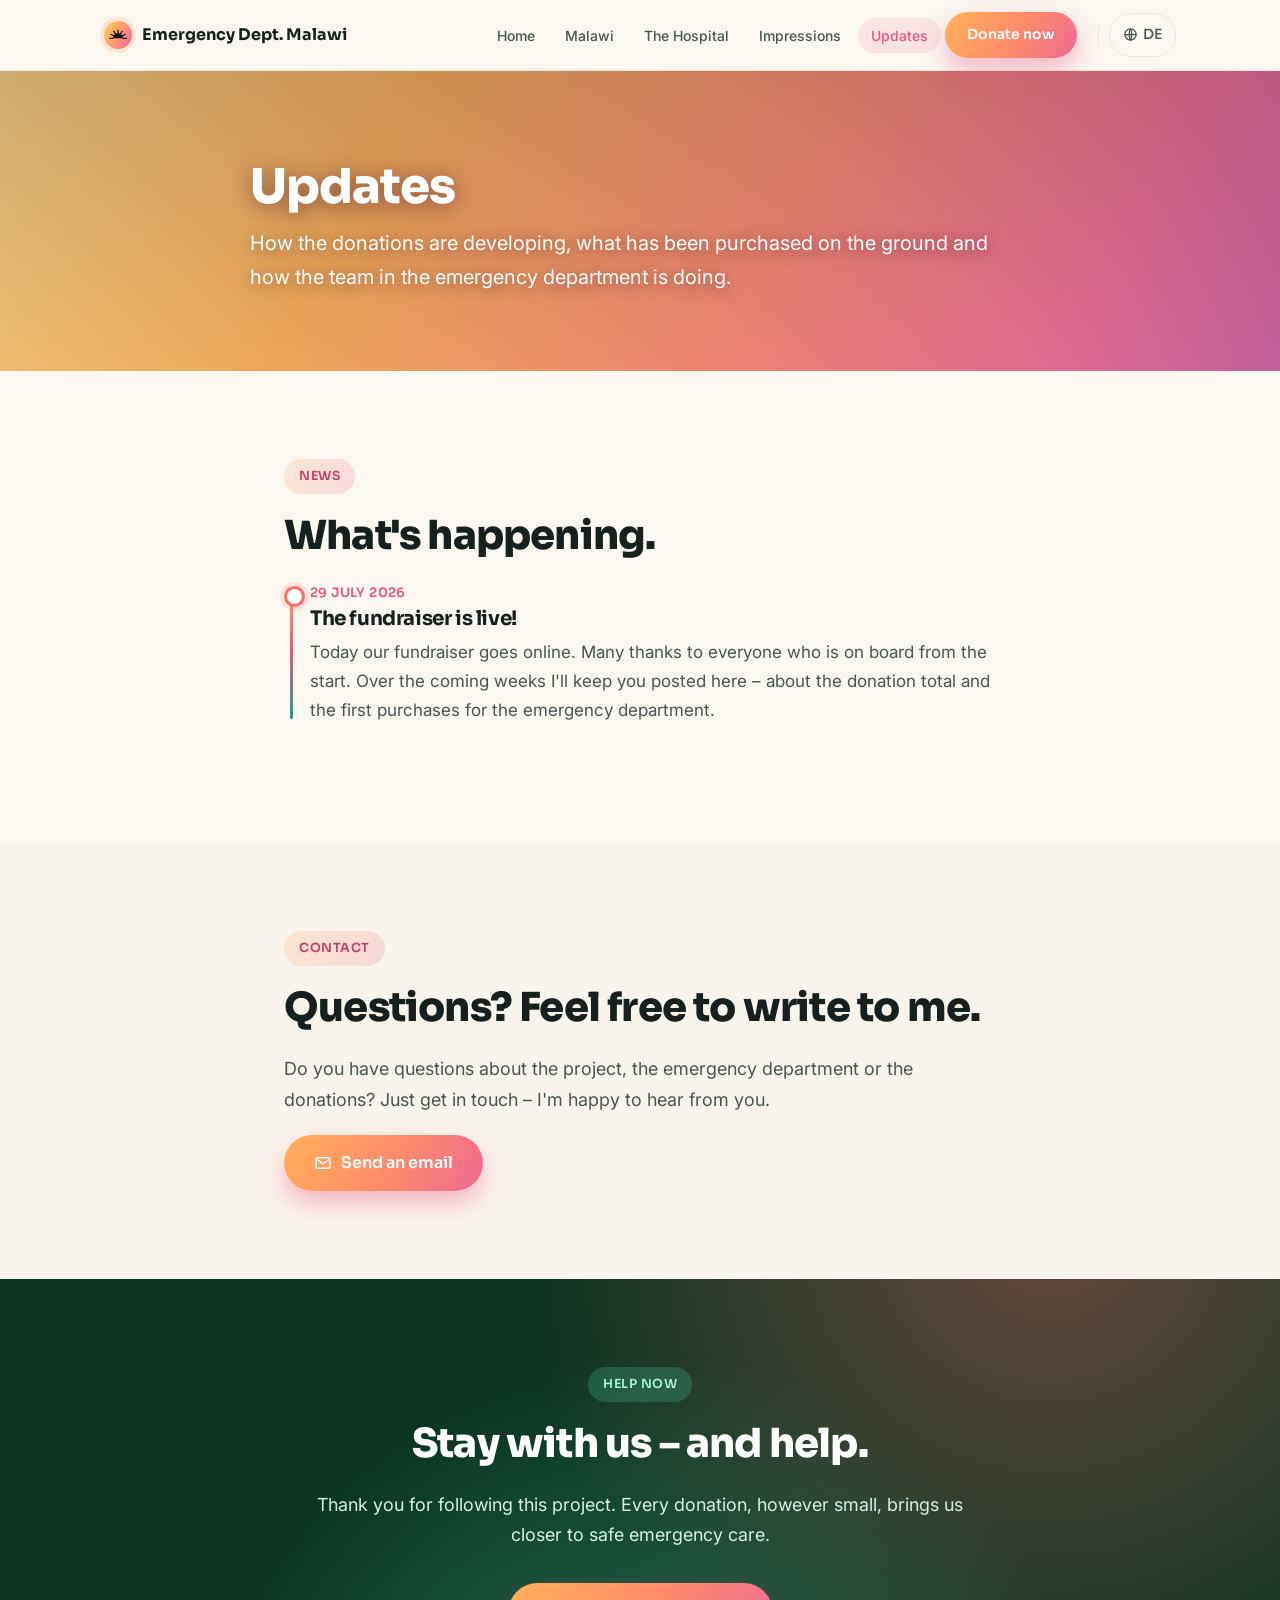
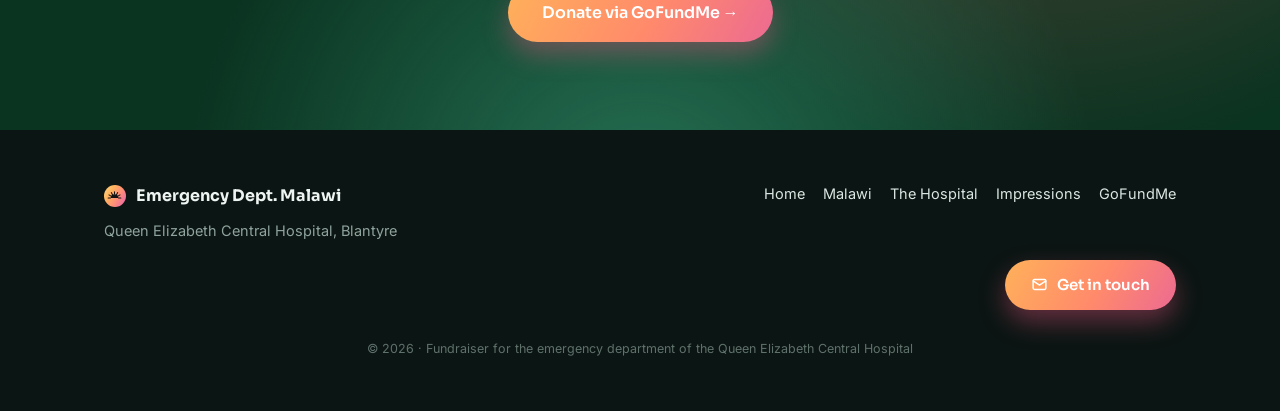
<file: en/updates.html>
<!DOCTYPE html>
<html lang="en">
<head>
<meta charset="UTF-8">
<meta name="viewport" content="width=device-width, initial-scale=1.0">
<title>Updates – Emergency Department Malawi</title>
<meta name="description" content="Latest updates on the fundraiser for the emergency department of the Queen Elizabeth Central Hospital in Malawi.">
<meta property="og:type" content="website">
<meta property="og:site_name" content="Emergency Dept. Malawi">
<meta property="og:title" content="Updates – Emergency Department Malawi">
<meta property="og:description" content="Latest updates on the fundraiser for the emergency department of the Queen Elizabeth Central Hospital in Malawi.">
<meta property="og:url" content="https://chrisbicode.github.io/Malawi-Emergency-departement/en/updates.html">
<meta property="og:image" content="https://chrisbicode.github.io/Malawi-Emergency-departement/share_en.jpg">
<meta property="og:image:width" content="1200">
<meta property="og:image:height" content="630">
<meta property="og:image:alt" content="Queen Elizabeth Central Hospital emergency department, Malawi – fundraiser">
<meta property="og:locale" content="en_US">
<meta name="twitter:card" content="summary_large_image">
<meta name="twitter:title" content="Updates – Emergency Department Malawi">
<meta name="twitter:description" content="Latest updates on the fundraiser for the emergency department of the Queen Elizabeth Central Hospital in Malawi.">
<meta name="twitter:image" content="https://chrisbicode.github.io/Malawi-Emergency-departement/share_en.jpg">
<link rel="preconnect" href="https://fonts.googleapis.com">
<link rel="preconnect" href="https://fonts.gstatic.com" crossorigin>
<link href="https://fonts.googleapis.com/css2?family=Sora:wght@400;500;600;700;800&family=Inter:wght@400;500;600&display=swap" rel="stylesheet">
<link rel="icon" href="../sun.svg">
<link rel="stylesheet" href="../style.css?v=12">
<style>.nav svg{width:26px;height:26px}.eyebrow .dot{width:8px;height:8px}svg{max-width:100%}.subhero{align-items:flex-start}.subhero h1{margin-bottom:12px}@media(min-width:601px){.subhero .wrap{padding-top:90px}}</style>
</head>
<body>

<header class="site">
  <div class="wrap nav">
    <a class="brand" href="index.html"><span class="orb"></span> Emergency&nbsp;Dept.&nbsp;Malawi</a>
    <button class="menu-toggle" aria-label="Menu"><span class="mbar" aria-hidden="true"></span></button>
    <ul id="navmenu">
      <li><a class="link" href="index.html">Home</a></li>
      <li><a class="link" href="malawi.html">Malawi</a></li>
      <li><a class="link" href="krankenhaus.html">The Hospital</a></li>
      <li><a class="link" href="erfahrungen.html">Impressions</a></li>
      <li><a class="link active" href="updates.html">Updates</a></li>
      <li><a href="https://www.gofundme.com/f/lebensrettende-ausstattung-fur-die-notaufnahme-in-malawi" target="_blank" rel="noopener" class="btn btn-primary">Donate now</a></li>
    </ul>
    <a class="link lang" href="../updates.html" aria-label="Auf Deutsch"><svg viewBox="0 0 24 24" fill="none" stroke="currentColor" stroke-width="2" stroke-linecap="round" stroke-linejoin="round"><circle cx="12" cy="12" r="9"/><path d="M3 12h18M12 3c2.5 2.7 2.5 15.3 0 18M12 3c-2.5 2.7-2.5 15.3 0 18"/></svg> DE</a>
  </div>
</header>

<section class="subhero">
  <div class="scrim"></div>
  <div class="wrap">
    <h1>Updates</h1>
    <p>How the donations are developing, what has been purchased on the ground and how the team in the emergency department is doing.</p>
  </div>
</section>

<section>
  <div class="wrap narrow">
    <span class="label sun">News</span>
    <h2 class="title">What's happening.</h2>
    <div class="timeline" id="timeline"></div>
  </div>
</section>

<!-- ============ CONTACT ============ -->
<section class="band-peach">
  <div class="wrap narrow">
    <span class="label sun">Contact</span>
    <h2 class="title">Questions? Feel free to write to me.</h2>
    <div class="prose">
      <p>Do you have questions about the project, the emergency department or the donations? Just get in touch – I'm happy to hear from you.</p>
    </div>
    <div style="margin-top:20px">
      <a class="btn btn-primary" href="mailto:chbie115@uni-duesseldorf.de" style="font-size:16px;padding:14px 30px">
        <svg viewBox="0 0 24 24" width="18" height="18" fill="none" stroke="currentColor" stroke-width="2" stroke-linecap="round" stroke-linejoin="round"><rect x="3" y="5" width="18" height="14" rx="2"/><path d="M3 7l9 6 9-6"/></svg>
        Send an email
      </a>
    </div>
  </div>
</section>

<section class="donate">
  <div class="wrap">
    <span class="label grn">Help now</span>
    <h2 class="title" style="text-align:center">Stay with us – and help.</h2>
    <div class="prose">
      <p>Thank you for following this project. Every donation, however small, brings us closer to safe emergency care.</p>
    </div>
    <div style="margin-top:32px">
      <a href="https://www.gofundme.com/f/lebensrettende-ausstattung-fur-die-notaufnahme-in-malawi" target="_blank" rel="noopener" class="btn btn-primary" style="font-size:16px;padding:16px 34px">Donate via GoFundMe →</a>
    </div>
  </div>
</section>

<footer class="site">
  <div class="wrap fgrid">
    <div>
      <div class="brand" style="color:#eef4f1;margin-bottom:10px"><span class="orb" style="width:22px;height:22px"></span> Emergency Dept. Malawi</div>
      Queen Elizabeth Central Hospital, Blantyre
    </div>
    <div class="fnav">
      <a href="index.html">Home</a>
      <a href="malawi.html">Malawi</a>
      <a href="krankenhaus.html">The Hospital</a>
      <a href="erfahrungen.html">Impressions</a>
      <a href="https://www.gofundme.com/f/lebensrettende-ausstattung-fur-die-notaufnahme-in-malawi" target="_blank" rel="noopener">GoFundMe</a>
    </div>
  </div>
      <div class="wrap fcontact">
      <a class="btn btn-primary" href="mailto:chbie115@uni-duesseldorf.de" style="padding:12px 26px"><svg viewBox="0 0 24 24" width="17" height="17" fill="none" stroke="currentColor" stroke-width="2" stroke-linecap="round" stroke-linejoin="round"><rect x="3" y="5" width="18" height="14" rx="2"/><path d="M3 7l9 6 9-6"/></svg> Get in touch</a>
    </div>
    <div class="wrap center" style="margin-top:28px;color:#5f716b;font-size:12.5px">© <span id="year"></span> · Fundraiser for the emergency department of the Queen Elizabeth Central Hospital</div>
</footer>

<!-- ================================================================
     ADD YOUR UPDATES HERE
     - Copy one of the { ... } blocks below.
     - Fill in date, title and text.
     - An image is optional: place the file next to this page and enter
       the filename under "bild" (e.g. "update1.jpg"). If you have no
       image, write:  bild: ""
     - Add the newest updates at the top. Remember a comma after every
       block except the last one.
     ================================================================ -->
<script>
  const UPDATES = [
    {
      datum: "29 July 2026",
      titel: "The fundraiser is live!",
      text: "Today our fundraiser goes online. Many thanks to everyone who is on board from the start. Over the coming weeks I'll keep you posted here – about the donation total and the first purchases for the emergency department.",
      bild: ""
    }
    // ,{
    //   datum: "DD Month YYYY",
    //   titel: "Title of the next update",
    //   text: "Your text here ...",
    //   bild: "update2.jpg"
    // }
  ];
</script>
<script>
  (function(){
    var tl = document.getElementById('timeline');
    if(!tl) return;
    if(!UPDATES || UPDATES.length === 0){
      tl.innerHTML = '<div class="empty">No updates yet – news will appear here soon.</div>';
      return;
    }
    var html = '';
    for(var i=0;i<UPDATES.length;i++){
      var u = UPDATES[i];
      html += '<div class="tl-item">';
      if(u.datum){ html += '<div class="date">'+u.datum+'</div>'; }
      if(u.titel){ html += '<h3>'+u.titel+'</h3>'; }
      if(u.text){ html += '<p>'+u.text+'</p>'; }
      if(u.bild){ html += '<img src="'+u.bild+'" alt="'+(u.titel||'Update')+'">'; }
      html += '</div>';
    }
    tl.innerHTML = html;
  })();
</script>
<script src="../script.js?v=12"></script>
</body>
</html>
</file>
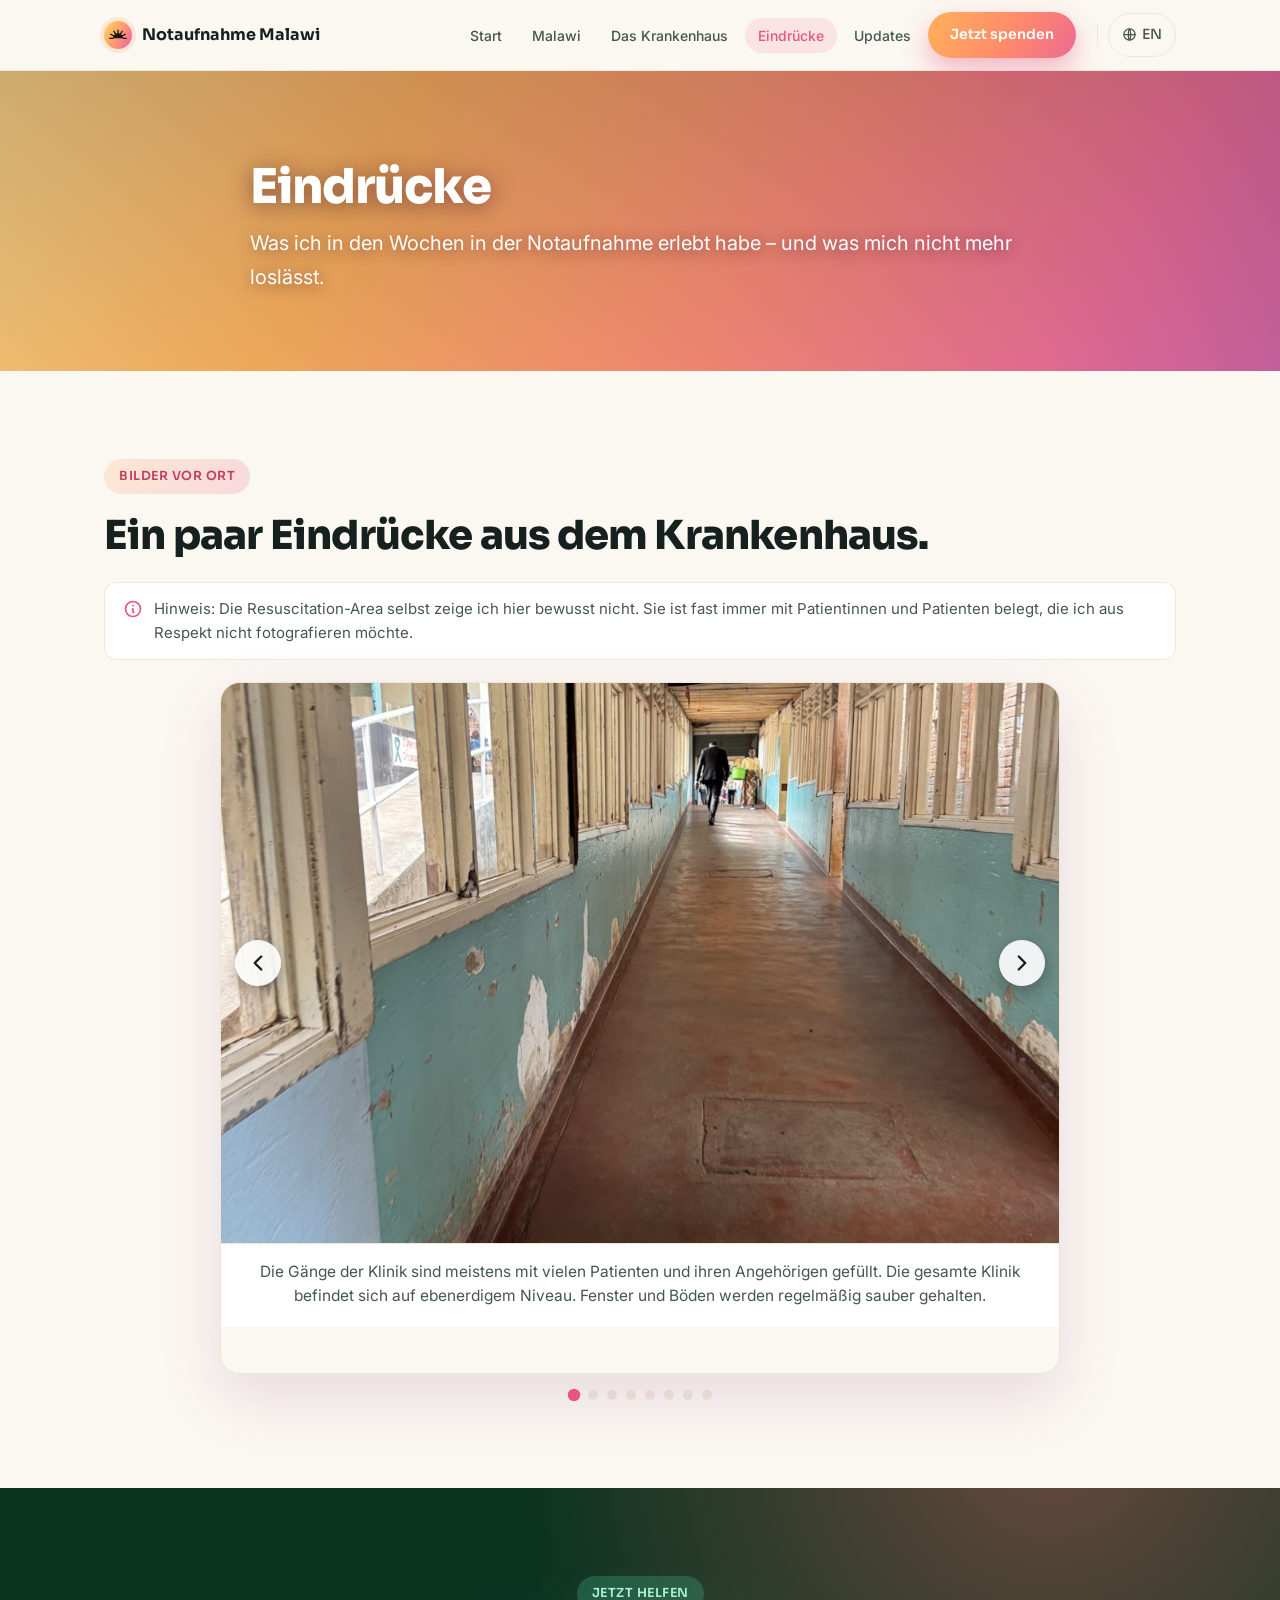
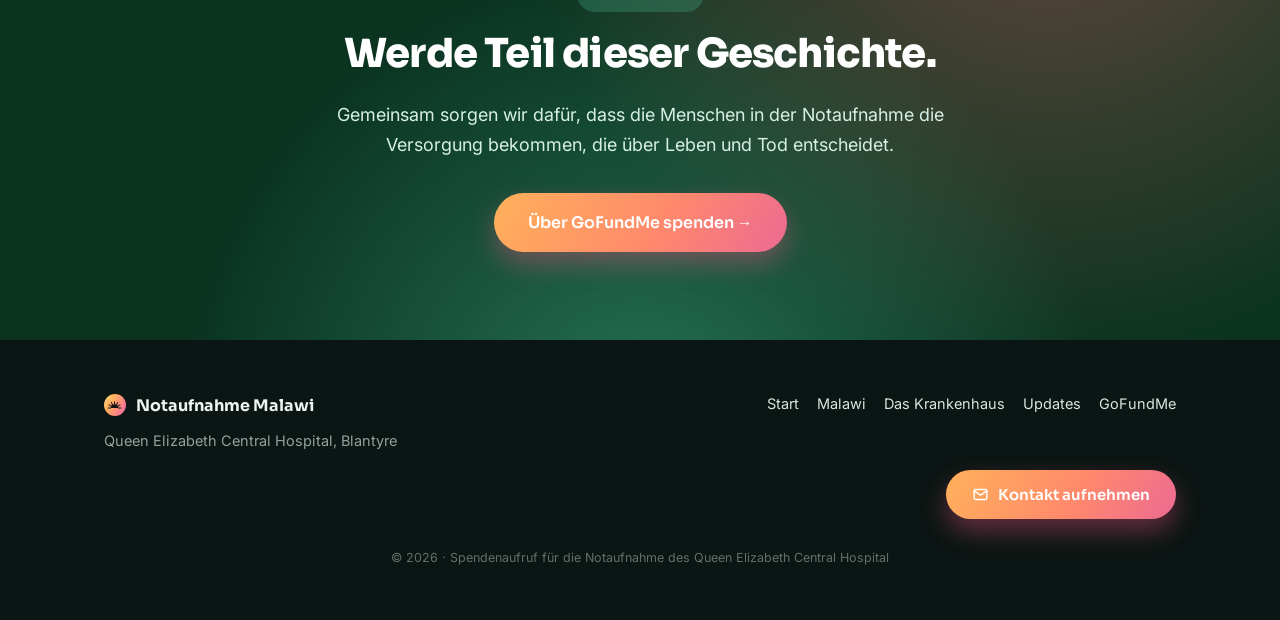
<file: notaufnahme-malawi-website/erfahrungen.html>
<!DOCTYPE html>
<html lang="de">
<head>
<meta charset="UTF-8">
<meta name="viewport" content="width=device-width, initial-scale=1.0">
<title>Eindrücke – Notaufnahme Malawi</title>
<meta name="description" content="Persönlicher Bericht aus den Wochen in der Notaufnahme des Queen Elizabeth Central Hospital in Blantyre, Malawi.">
<link rel="preconnect" href="https://fonts.googleapis.com">
<link rel="preconnect" href="https://fonts.gstatic.com" crossorigin>
<link href="https://fonts.googleapis.com/css2?family=Sora:wght@400;500;600;700;800&family=Inter:wght@400;500;600&display=swap" rel="stylesheet">
<link rel="icon" href="sun.svg">
<link rel="stylesheet" href="style.css?v=6">
<style>.nav svg{width:26px;height:26px}.eyebrow .dot{width:8px;height:8px}svg{max-width:100%}.subhero{align-items:flex-start}.subhero h1{margin-bottom:12px}@media(min-width:601px){.subhero .wrap{padding-top:90px}}</style>
</head>
<body>

<!-- ============ HEADER ============ -->
<header class="site">
  <div class="wrap nav">
    <a class="brand" href="index.html"><span class="orb"></span> Notaufnahme&nbsp;Malawi</a>
    <button class="menu-toggle" aria-label="Menü"><svg width="24" height="24" viewBox="0 0 24 24" fill="none" stroke="currentColor" stroke-width="2" stroke-linecap="round"><path d="M4 7h16M4 12h16M4 17h16"/></svg></button>
    <ul id="navmenu">
      <li><a class="link" href="index.html">Start</a></li>
      <li><a class="link" href="malawi.html">Malawi</a></li>
      <li><a class="link" href="krankenhaus.html">Das Krankenhaus</a></li>
      <li><a class="link active" href="erfahrungen.html">Eindrücke</a></li>
      <li><a class="link" href="updates.html">Updates</a></li>
      <li><a href="https://www.gofundme.com/f/lebensrettende-ausstattung-fur-die-notaufnahme-in-malawi" target="_blank" rel="noopener" class="btn btn-primary">Jetzt spenden</a></li>
    </ul>
    <a class="link lang" href="en/erfahrungen.html" aria-label="Switch to English"><svg viewBox="0 0 24 24" fill="none" stroke="currentColor" stroke-width="2" stroke-linecap="round" stroke-linejoin="round"><circle cx="12" cy="12" r="9"/><path d="M3 12h18M12 3c2.5 2.7 2.5 15.3 0 18M12 3c-2.5 2.7-2.5 15.3 0 18"/></svg> EN</a>
  </div>
</header>

<!-- ============ SUB-HERO ============ -->
<section class="subhero">
  <div class="scrim"></div>
  <div class="wrap">
    <h1>Eindrücke</h1>
    <p>Was ich in den Wochen in der Notaufnahme erlebt habe – und was mich nicht mehr loslässt.</p>
  </div>
</section>

<!-- ============ BILDER-GALERIE ============ -->
<section>
  <div class="wrap">
    <span class="label sun">Bilder vor Ort</span>
    <h2 class="title" style="max-width:none">Ein paar Eindrücke aus dem Krankenhaus.</h2>
    <div class="gallery-note">
      <svg viewBox="0 0 24 24" fill="none" stroke="currentColor" stroke-width="2" stroke-linecap="round" stroke-linejoin="round"><circle cx="12" cy="12" r="9"/><path d="M12 8h.01M11 12h1v4h1"/></svg>
      <span>Hinweis: Die Resuscitation-Area selbst zeige ich hier bewusst nicht. Sie ist fast immer mit Patientinnen und Patienten belegt, die ich aus Respekt nicht fotografieren möchte.</span>
    </div>

    <!-- ================================================================
         GALERIE: Weitere Bilder oder Texte einfach hier anpassen.
         - Neues Bild: Datei neben diese Seite legen und eine neue
           <figure class="slide"> ... </figure> kopieren.
         - Text unter dem Bild: einfach den Text in <figcaption> ändern.
         ================================================================ -->
    <div class="carousel" id="carousel">
      <div class="car-viewport">
        <div class="car-track">
          <figure class="slide">
            <img src="foto1-flur.jpg" alt="Langer Verbindungsflur im Krankenhaus">
            <figcaption>Die Gänge der Klinik sind meistens mit vielen Patienten und ihren Angehörigen gefüllt. Die gesamte Klinik befindet sich auf ebenerdigem Niveau. Fenster und Böden werden regelmäßig sauber gehalten.</figcaption>
          </figure>
          <figure class="slide">
            <img src="foto2-behandlungsraum.jpg" alt="Trauma-Raum der Notaufnahme">
            <figcaption>Dies ist der Trauma-Raum, hier werden stabile Patienten nach Unfällen behandelt.</figcaption>
          </figure>
          <figure class="slide">
            <img src="foto3-station.jpg" alt="Betten in der Notaufnahme, durch Tücher getrennt">
            <figcaption>So sieht ein Cubicle aus – hier werden in der Notaufnahme Patientinnen und Patienten behandelt, die Infusionen o. Ä. benötigen.</figcaption>
          </figure>
          <figure class="slide">
            <img src="foto4-bett.jpg" alt="Behandlungsplatz mit Bett und Infusionsständern">
            <figcaption>Ein Behandlungsplatz mit Infusionsständern.</figcaption>
          </figure>
          <figure class="slide fit">
            <img src="foto5-wartehalle.jpg" alt="Wartebereich mit Holzbänken">
            <figcaption>Dies ist einer der Wartebereiche. Je nachdem, wie Patienten triagiert werden, verbringen sie und ihre Angehörigen hier oft Stunden. Normalerweise sind diese Bereiche immer sehr gefüllt.</figcaption>
          </figure>
          <figure class="slide">
            <img src="foto6-vortrag.jpg" alt="Fortbildung im Vortragsraum der Klinik">
            <figcaption>Jeden Morgen gibt es eine Handover-Besprechung, die auch Teaching für junge Assistenzärzte umfasst. Mehrmals pro Woche finden Vorträge zur Weiterbildung statt.</figcaption>
          </figure>
          <figure class="slide fit">
            <img src="foto7-roentgen.jpg" alt="Monitor mit einem Röntgenbild in der Notaufnahme">
            <figcaption>In der Notaufnahme steht der Computer, an dem Röntgen- und CT-Bilder angesehen werden können. Auch Ärzte anderer Stationen kommen hierher, um die Bildgebung ihrer Patienten zu sehen. Wegen fehlender Speicherkapazität sind Aufnahmen, die ein Jahr zurückliegen, meist nicht mehr auffindbar. Auf diesem Bild ist eine Schrotschusswunde zu sehen.</figcaption>
          </figure>
          <figure class="slide">
            <img src="foto8-essen.jpg" alt="Kleine Küche vor der Klinik">
            <figcaption>Eine kleine Küche vor der Klinik – lokales Essen für Personal und Angehörige. Mittags gibt es meist Nsima oder Reis mit Gemüse, Ei und/oder Fleisch.</figcaption>
          </figure>
        </div>
        <button class="car-nav prev" id="carPrev" aria-label="Vorheriges Bild">
          <svg width="26" height="26" viewBox="0 0 24 24" fill="none" stroke="currentColor" stroke-width="2.2" stroke-linecap="round" stroke-linejoin="round"><path d="M15 6l-6 6 6 6"/></svg>
        </button>
        <button class="car-nav next" id="carNext" aria-label="Nächstes Bild">
          <svg width="26" height="26" viewBox="0 0 24 24" fill="none" stroke="currentColor" stroke-width="2.2" stroke-linecap="round" stroke-linejoin="round"><path d="M9 6l6 6-6 6"/></svg>
        </button>
      </div>
      <div class="car-dots" id="carDots"></div>
    </div>
  </div>
</section>

<!-- ============ SPENDEN ============ -->
<section class="donate">
  <div class="wrap">
    <span class="label grn">Jetzt helfen</span>
    <h2 class="title" style="text-align:center">Werde Teil dieser Geschichte.</h2>
    <div class="prose">
      <p>Gemeinsam sorgen wir dafür, dass die Menschen in der Notaufnahme die Versorgung bekommen, die über Leben und Tod entscheidet.</p>
    </div>
    <div style="margin-top:32px">
      <a href="https://www.gofundme.com/f/lebensrettende-ausstattung-fur-die-notaufnahme-in-malawi" target="_blank" rel="noopener" class="btn btn-primary" style="font-size:16px;padding:16px 34px">Über GoFundMe spenden →</a>
    </div>
  </div>
</section>

<!-- ============ FOOTER ============ -->
<footer class="site">
  <div class="wrap fgrid">
    <div>
      <div class="brand" style="color:#eef4f1;margin-bottom:10px"><span class="orb" style="width:22px;height:22px"></span> Notaufnahme Malawi</div>
      Queen Elizabeth Central Hospital, Blantyre
    </div>
    <div class="fnav">
      <a href="index.html">Start</a>
      <a href="malawi.html">Malawi</a>
      <a href="krankenhaus.html">Das Krankenhaus</a>
      <a href="updates.html">Updates</a>
      <a href="https://www.gofundme.com/f/lebensrettende-ausstattung-fur-die-notaufnahme-in-malawi" target="_blank" rel="noopener">GoFundMe</a>
    </div>
  </div>
      <div class="wrap" style="margin-top:16px;text-align:right">
      <a class="btn btn-primary" href="mailto:chbie115@uni-duesseldorf.de" style="padding:12px 26px"><svg viewBox="0 0 24 24" width="17" height="17" fill="none" stroke="currentColor" stroke-width="2" stroke-linecap="round" stroke-linejoin="round"><rect x="3" y="5" width="18" height="14" rx="2"/><path d="M3 7l9 6 9-6"/></svg> Kontakt aufnehmen</a>
    </div>
    <div class="wrap center" style="margin-top:28px;color:#5f716b;font-size:12.5px">© <span id="year"></span> · Spendenaufruf für die Notaufnahme des Queen Elizabeth Central Hospital</div>
</footer>

<script>
  (function(){
    var car = document.getElementById('carousel');
    if(!car) return;
    var track = car.querySelector('.car-track');
    var slides = Array.prototype.slice.call(track.querySelectorAll('.slide'));
    var n = slides.length;
    var dotsWrap = document.getElementById('carDots');
    if(n<2) return;
    // Klone für echtes Endlos-Karussell
    var firstClone = slides[0].cloneNode(true), lastClone = slides[n-1].cloneNode(true);
    firstClone.setAttribute('aria-hidden','true'); lastClone.setAttribute('aria-hidden','true');
    track.insertBefore(lastClone, slides[0]);
    track.appendChild(firstClone);
    var pos = 1;
    function setX(anim){ track.style.transition = anim ? 'transform .45s cubic-bezier(.4,0,.2,1)' : 'none'; track.style.transform = 'translateX(' + (-pos*100) + '%)'; }
    setX(false);
    for(var k=0;k<n;k++){
      var b=document.createElement('button');
      b.className='car-dot'; b.setAttribute('aria-label','Bild '+(k+1));
      (function(idx){ b.addEventListener('click', function(){ pos=idx+1; setX(true); updateDots(); }); })(k);
      dotsWrap.appendChild(b);
    }
    var dots = dotsWrap.querySelectorAll('.car-dot');
    function realIndex(){ return ((pos-1)%n+n)%n; }
    function updateDots(){ var r=realIndex(); for(var d=0; d<dots.length; d++){ dots[d].classList.toggle('active', d===r); } }
    updateDots();
    function next(){ pos++; setX(true); updateDots(); }
    function prev(){ pos--; setX(true); updateDots(); }
    track.addEventListener('transitionend', function(){
      if(pos===n+1){ pos=1; setX(false); }
      else if(pos===0){ pos=n; setX(false); }
    });
    document.getElementById('carNext').addEventListener('click', next);
    document.getElementById('carPrev').addEventListener('click', prev);
    car.tabIndex = 0;
    car.addEventListener('keydown', function(e){ if(e.key==='ArrowRight') next(); if(e.key==='ArrowLeft') prev(); });
    var x0=null;
    car.addEventListener('touchstart', function(e){ x0=e.touches[0].clientX; }, {passive:true});
    car.addEventListener('touchend', function(e){ if(x0===null) return; var dx=e.changedTouches[0].clientX-x0; if(Math.abs(dx)>40){ dx<0?next():prev(); } x0=null; });
  })();
</script>
<script src="script.js?v=6"></script>
</body>
</html>
</file>
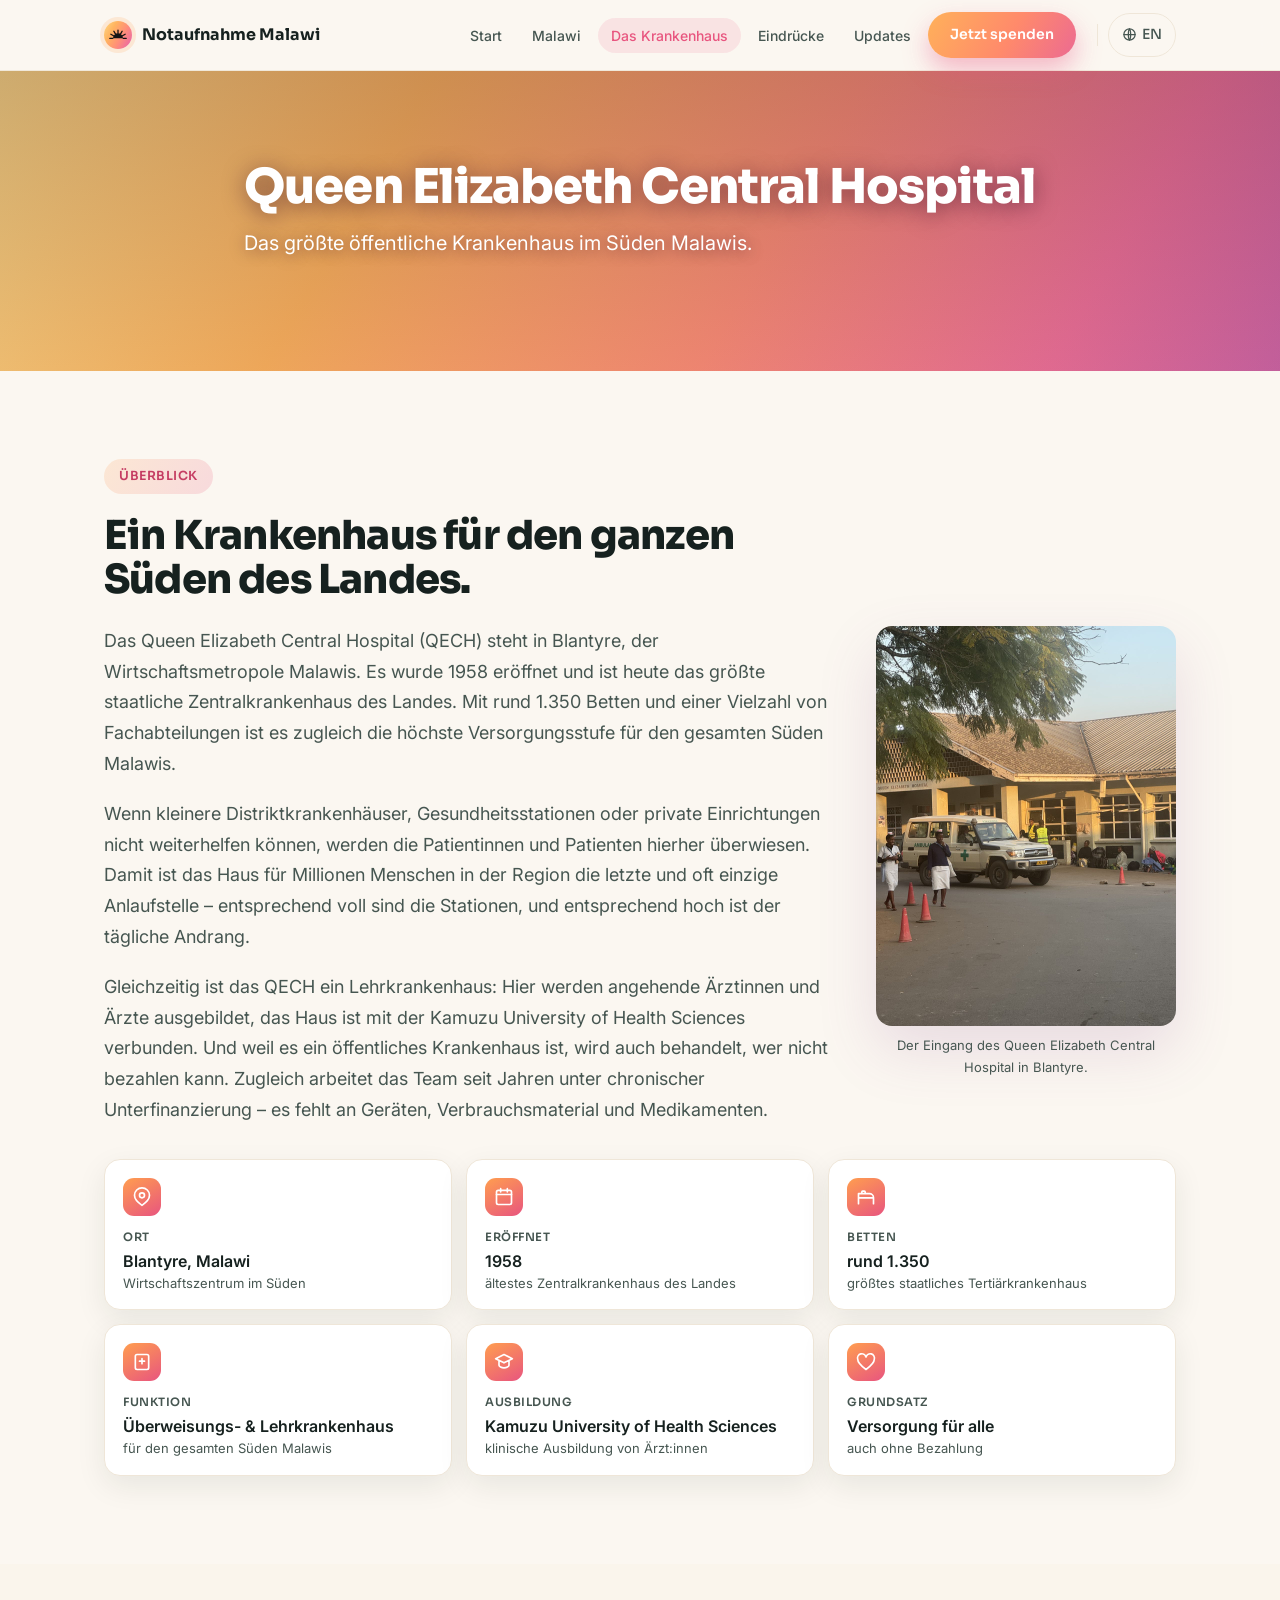
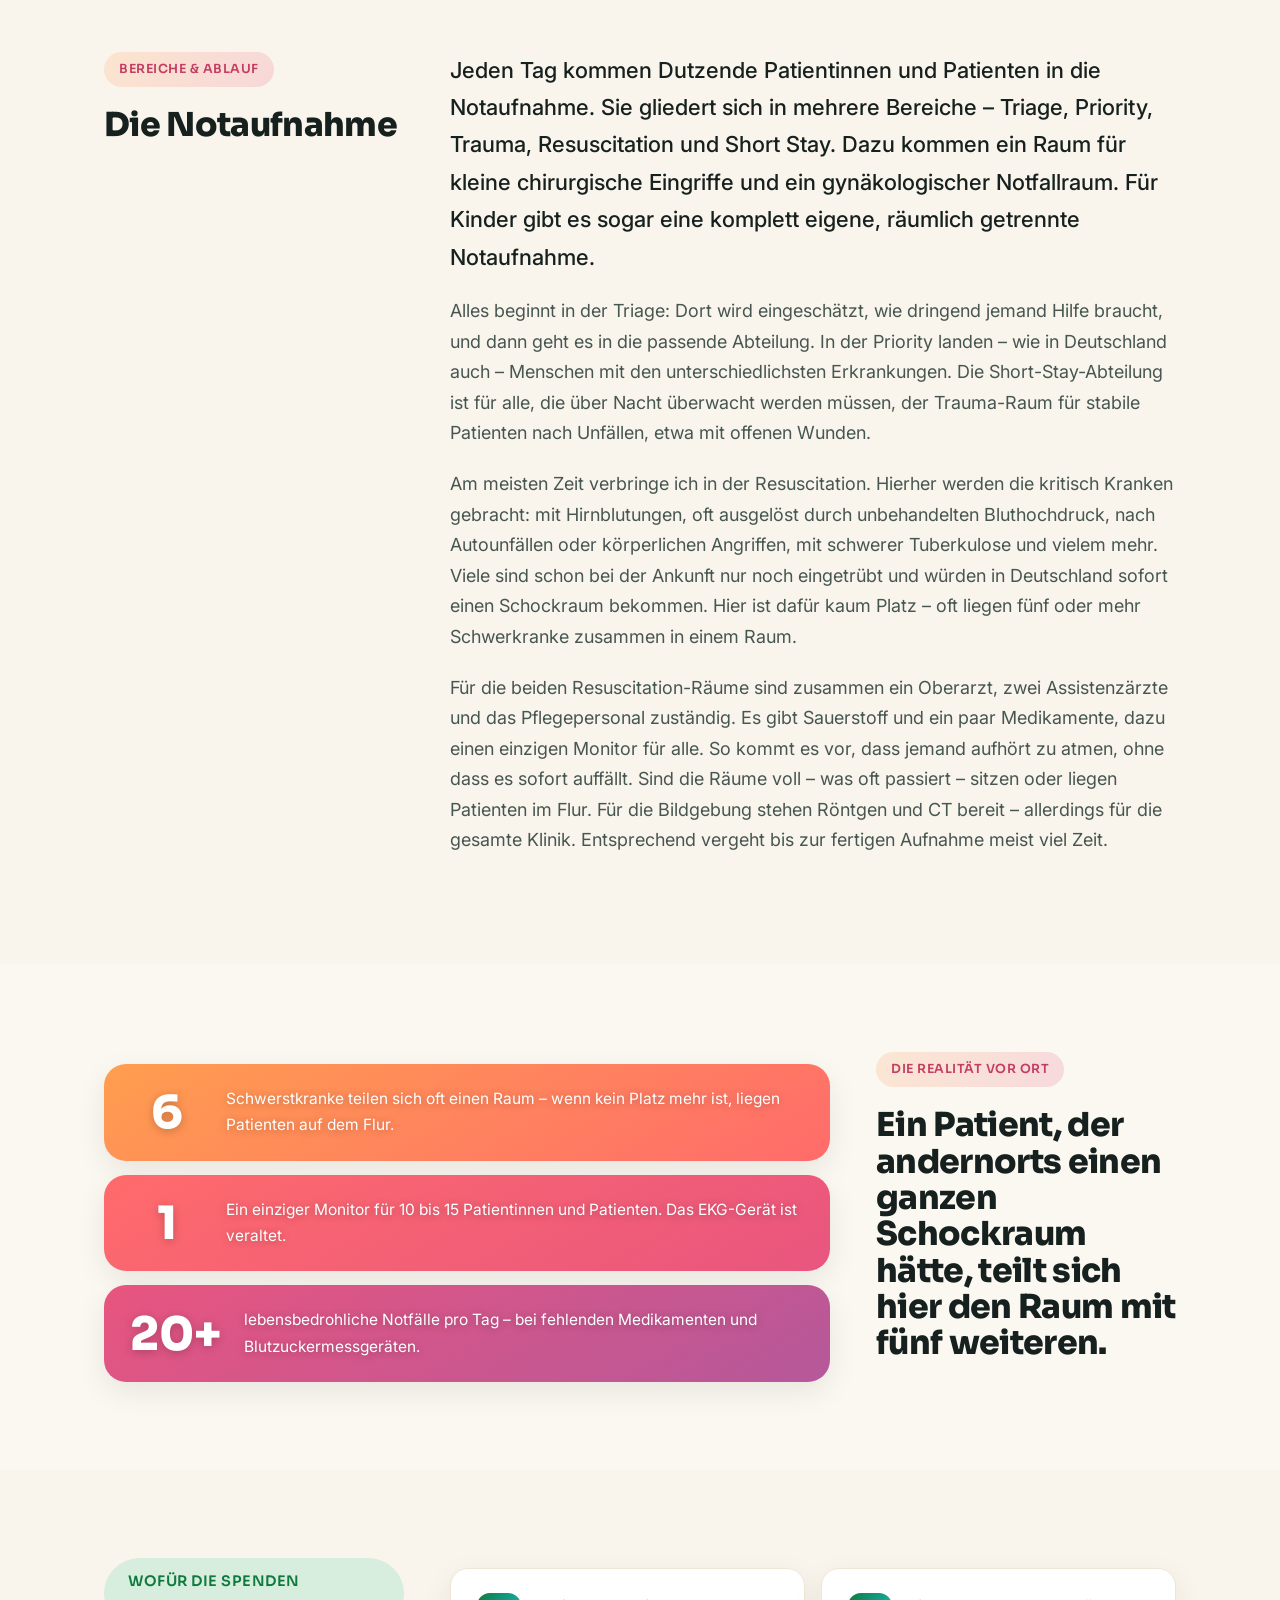
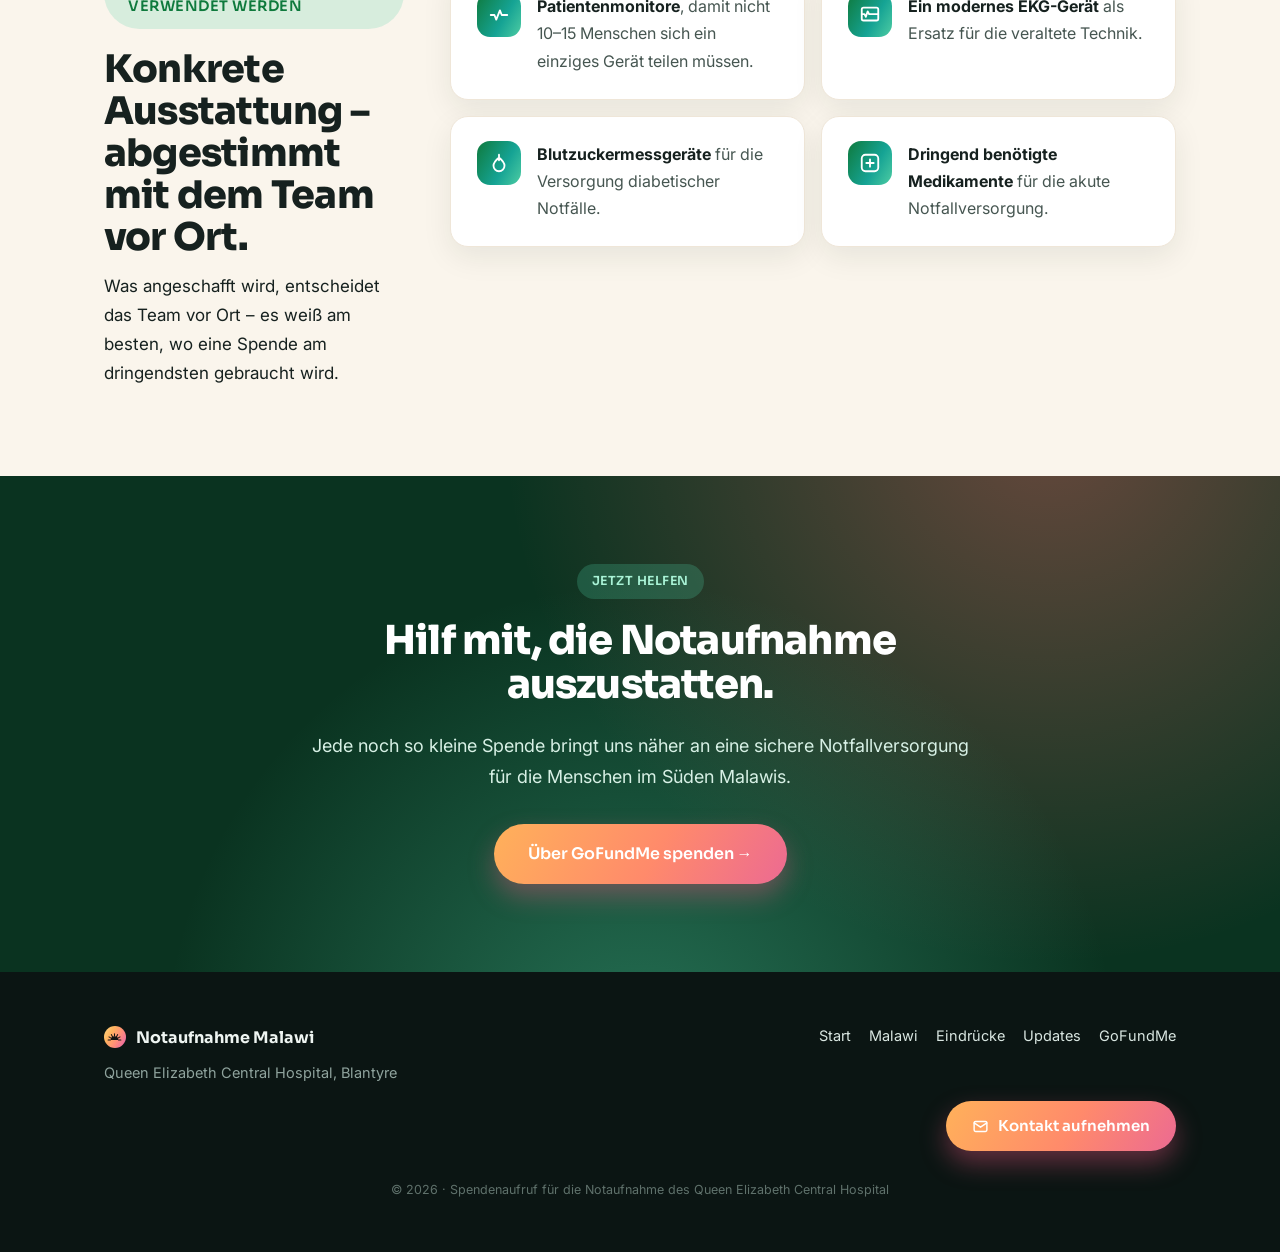
<file: notaufnahme-malawi-website/krankenhaus.html>
<!DOCTYPE html>
<html lang="de">
<head>
<meta charset="UTF-8">
<meta name="viewport" content="width=device-width, initial-scale=1.0">
<title>Das Queen Elizabeth Central Hospital – Notaufnahme Malawi</title>
<meta name="description" content="Das Queen Elizabeth Central Hospital in Blantyre ist das größte öffentliche Krankenhaus im Süden Malawis. Über seine Notaufnahme und was ihr fehlt.">
<link rel="preconnect" href="https://fonts.googleapis.com">
<link rel="preconnect" href="https://fonts.gstatic.com" crossorigin>
<link href="https://fonts.googleapis.com/css2?family=Sora:wght@400;500;600;700;800&family=Inter:wght@400;500;600&display=swap" rel="stylesheet">
<link rel="icon" href="sun.svg">
<link rel="stylesheet" href="style.css?v=6">
<style>.nav svg{width:26px;height:26px}.eyebrow .dot{width:8px;height:8px}svg{max-width:100%}.subhero{align-items:flex-start}.subhero h1{margin-bottom:12px}@media(min-width:601px){.subhero .wrap{padding-top:90px}}</style>
</head>
<body>

<!-- ============ HEADER ============ -->
<header class="site">
  <div class="wrap nav">
    <a class="brand" href="index.html"><span class="orb"></span> Notaufnahme&nbsp;Malawi</a>
    <button class="menu-toggle" aria-label="Menü"><svg width="24" height="24" viewBox="0 0 24 24" fill="none" stroke="currentColor" stroke-width="2" stroke-linecap="round"><path d="M4 7h16M4 12h16M4 17h16"/></svg></button>
    <ul id="navmenu">
      <li><a class="link" href="index.html">Start</a></li>
      <li><a class="link" href="malawi.html">Malawi</a></li>
      <li><a class="link active" href="krankenhaus.html">Das Krankenhaus</a></li>
      <li><a class="link" href="erfahrungen.html">Eindrücke</a></li>
      <li><a class="link" href="updates.html">Updates</a></li>
      <li><a href="https://www.gofundme.com/f/lebensrettende-ausstattung-fur-die-notaufnahme-in-malawi" target="_blank" rel="noopener" class="btn btn-primary">Jetzt spenden</a></li>
    </ul>
    <a class="link lang" href="en/krankenhaus.html" aria-label="Switch to English"><svg viewBox="0 0 24 24" fill="none" stroke="currentColor" stroke-width="2" stroke-linecap="round" stroke-linejoin="round"><circle cx="12" cy="12" r="9"/><path d="M3 12h18M12 3c2.5 2.7 2.5 15.3 0 18M12 3c-2.5 2.7-2.5 15.3 0 18"/></svg> EN</a>
  </div>
</header>

<!-- ============ SUB-HERO ============ -->
<section class="subhero">
  <div class="scrim"></div>
  <div class="wrap">
    <h1 style="max-width:none">Queen Elizabeth Central Hospital</h1>
    <p>Das größte öffentliche Krankenhaus im Süden Malawis.</p>
  </div>
</section>

<!-- ============ ÜBERBLICK ============ -->
<section>
  <div class="wrap">
    <span class="label sun">Überblick</span>
    <h2 class="title">Ein Krankenhaus für den ganzen Süden des Landes.</h2>
    <div class="intro-2col">
      <div class="intro-text">
        <div class="prose">
          <p>Das Queen Elizabeth Central Hospital (QECH) steht in Blantyre, der Wirtschaftsmetropole Malawis. Es wurde 1958 eröffnet und ist heute das größte staatliche Zentralkrankenhaus des Landes. Mit rund 1.350 Betten und einer Vielzahl von Fachabteilungen ist es zugleich die höchste Versorgungsstufe für den gesamten Süden Malawis.</p>
          <p>Wenn kleinere Distriktkrankenhäuser, Gesundheitsstationen oder private Einrichtungen nicht weiterhelfen können, werden die Patientinnen und Patienten hierher überwiesen. Damit ist das Haus für Millionen Menschen in der Region die letzte und oft einzige Anlaufstelle – entsprechend voll sind die Stationen, und entsprechend hoch ist der tägliche Andrang.</p>
          <p>Gleichzeitig ist das QECH ein Lehrkrankenhaus: Hier werden angehende Ärztinnen und Ärzte ausgebildet, das Haus ist mit der Kamuzu University of Health Sciences verbunden. Und weil es ein öffentliches Krankenhaus ist, wird auch behandelt, wer nicht bezahlen kann. Zugleich arbeitet das Team seit Jahren unter chronischer Unterfinanzierung – es fehlt an Geräten, Verbrauchsmaterial und Medikamenten.</p>
        </div>
      </div>
      <div class="intro-photo">
        <figure style="margin:0">
          <img src="qech-eingang.jpg" alt="Eingang des Queen Elizabeth Central Hospital mit einem Krankenwagen im Morgenlicht">
          <figcaption style="margin-top:8px;font-size:13px;color:var(--muted);text-align:center">Der Eingang des Queen Elizabeth Central Hospital in Blantyre.</figcaption>
        </figure>
      </div>
    </div>
    <div class="infogrid">
      <div class="infocard"><span class="ic-top"><svg viewBox="0 0 24 24" fill="none" stroke="currentColor" stroke-width="2" stroke-linecap="round" stroke-linejoin="round"><path d="M21 10c0 6-9 12-9 12s-9-6-9-12a9 9 0 0 1 18 0Z"/><circle cx="12" cy="10" r="3"/></svg></span><div class="k">Ort</div><div class="v">Blantyre, Malawi<small>Wirtschaftszentrum im Süden</small></div></div>
      <div class="infocard"><span class="ic-top"><svg viewBox="0 0 24 24" fill="none" stroke="currentColor" stroke-width="2" stroke-linecap="round" stroke-linejoin="round"><rect x="3" y="4" width="18" height="17" rx="2"/><path d="M3 9h18M8 2v4M16 2v4"/></svg></span><div class="k">Eröffnet</div><div class="v">1958<small>ältestes Zentralkrankenhaus des Landes</small></div></div>
      <div class="infocard"><span class="ic-top"><svg viewBox="0 0 24 24" fill="none" stroke="currentColor" stroke-width="2" stroke-linecap="round" stroke-linejoin="round"><path d="M3 18V8h13a5 5 0 0 1 5 5v5M3 13h18M3 18v2M21 18v2M7 8V6a1 1 0 0 1 1-1h2a1 1 0 0 1 1 1v2"/></svg></span><div class="k">Betten</div><div class="v">rund 1.350<small>größtes staatliches Tertiärkrankenhaus</small></div></div>
      <div class="infocard"><span class="ic-top"><svg viewBox="0 0 24 24" fill="none" stroke="currentColor" stroke-width="2" stroke-linecap="round" stroke-linejoin="round"><rect x="4" y="3" width="16" height="18" rx="2"/><path d="M12 8v6M9 11h6"/></svg></span><div class="k">Funktion</div><div class="v">Überweisungs- & Lehrkrankenhaus<small>für den gesamten Süden Malawis</small></div></div>
      <div class="infocard"><span class="ic-top"><svg viewBox="0 0 24 24" fill="none" stroke="currentColor" stroke-width="2" stroke-linecap="round" stroke-linejoin="round"><path d="M12 3 2 8l10 5 10-5-10-5ZM6 10.5V16c0 1.5 3 3 6 3s6-1.5 6-3v-5.5"/></svg></span><div class="k">Ausbildung</div><div class="v">Kamuzu University of Health Sciences<small>klinische Ausbildung von Ärzt:innen</small></div></div>
      <div class="infocard"><span class="ic-top"><svg viewBox="0 0 24 24" fill="none" stroke="currentColor" stroke-width="2" stroke-linecap="round" stroke-linejoin="round"><path d="M12 21C5 16 2 12 2 8.5A4.5 4.5 0 0 1 12 6a4.5 4.5 0 0 1 10 2.5C22 12 19 16 12 21Z"/></svg></span><div class="k">Grundsatz</div><div class="v">Versorgung für alle<small>auch ohne Bezahlung</small></div></div>
    </div>
  </div>
</section>

<!-- ============ DIE NOTAUFNAHME ============ -->
<section class="band-peach">
  <div class="wrap">
    <div class="tc">
    <div class="tc-head">
      <span class="label sun">Bereiche & Ablauf</span>
      <h2 class="title">Die Notaufnahme</h2>
    </div>
    <div class="prose">
      <p class="big">Jeden Tag kommen Dutzende Patientinnen und Patienten in die Notaufnahme. Sie gliedert sich in mehrere Bereiche – Triage, Priority, Trauma, Resuscitation und Short Stay. Dazu kommen ein Raum für kleine chirurgische Eingriffe und ein gynäkologischer Notfallraum. Für Kinder gibt es sogar eine komplett eigene, räumlich getrennte Notaufnahme.</p>
      <p>Alles beginnt in der Triage: Dort wird eingeschätzt, wie dringend jemand Hilfe braucht, und dann geht es in die passende Abteilung. In der Priority landen – wie in Deutschland auch – Menschen mit den unterschiedlichsten Erkrankungen. Die Short-Stay-Abteilung ist für alle, die über Nacht überwacht werden müssen, der Trauma-Raum für stabile Patienten nach Unfällen, etwa mit offenen Wunden.</p>
      <p>Am meisten Zeit verbringe ich in der Resuscitation. Hierher werden die kritisch Kranken gebracht: mit Hirnblutungen, oft ausgelöst durch unbehandelten Bluthochdruck, nach Autounfällen oder körperlichen Angriffen, mit schwerer Tuberkulose und vielem mehr. Viele sind schon bei der Ankunft nur noch eingetrübt und würden in Deutschland sofort einen Schockraum bekommen. Hier ist dafür kaum Platz – oft liegen fünf oder mehr Schwerkranke zusammen in einem Raum.</p>
      <p>Für die beiden Resuscitation-Räume sind zusammen ein Oberarzt, zwei Assistenzärzte und das Pflegepersonal zuständig. Es gibt Sauerstoff und ein paar Medikamente, dazu einen einzigen Monitor für alle. So kommt es vor, dass jemand aufhört zu atmen, ohne dass es sofort auffällt. Sind die Räume voll – was oft passiert – sitzen oder liegen Patienten im Flur. Für die Bildgebung stehen Röntgen und CT bereit – allerdings für die gesamte Klinik. Entsprechend vergeht bis zur fertigen Aufnahme meist viel Zeit.</p>
    </div>
    </div>
  </div>
</section>

<!-- ============ WORAN ES FEHLT ============ -->
<section>
  <div class="wrap">
    <div class="tc rev">
    <div class="tc-head">
      <span class="label sun">Die Realität vor Ort</span>
      <h2 class="title">Ein Patient, der andernorts einen ganzen Schockraum hätte, teilt sich hier den Raum mit fünf weiteren.</h2>
    </div>
    <div class="facts facts-col">
      <div class="fact"><div class="num">6</div><p>Schwerstkranke teilen sich oft einen Raum – wenn kein Platz mehr ist, liegen Patienten auf dem Flur.</p></div>
      <div class="fact"><div class="num">1</div><p>Ein einziger Monitor für 10 bis 15 Patientinnen und Patienten. Das EKG-Gerät ist veraltet.</p></div>
      <div class="fact"><div class="num">20+</div><p>lebensbedrohliche Notfälle pro Tag – bei fehlenden Medikamenten und Blutzuckermessgeräten.</p></div>
    </div>
    </div>
  </div>
</section>

<!-- ============ WOFÜR SPENDEN ============ -->
<section class="alt">
  <div class="wrap">
    <div class="tc">
    <div class="tc-head">
      <span class="label grn" style="font-size:14.5px;padding:11px 24px">Wofür die Spenden verwendet werden</span>
      <h2 class="title" style="font-size:clamp(26px,3.4vw,38px)">Konkrete Ausstattung – abgestimmt mit dem Team vor Ort.</h2>
      <p class="prose" style="margin-top:14px">Was angeschafft wird, entscheidet das Team vor Ort – es weiß am besten, wo eine Spende am dringendsten gebraucht wird.</p>
    </div>
    <div class="needs">
      <div class="need"><span class="ic"><svg width="24" height="24" viewBox="0 0 24 24" fill="none" stroke="currentColor" stroke-width="2" stroke-linecap="round" stroke-linejoin="round"><path d="M3 12h4l2 5 4-10 2 5h6"/></svg></span><p><strong>Patientenmonitore</strong>, damit nicht 10–15 Menschen sich ein einziges Gerät teilen müssen.</p></div>
      <div class="need"><span class="ic"><svg width="24" height="24" viewBox="0 0 24 24" fill="none" stroke="currentColor" stroke-width="2" stroke-linecap="round" stroke-linejoin="round"><rect x="3" y="4" width="18" height="14" rx="2"/><path d="M3 11h3l1.5 3 2-6 1.5 3H21"/></svg></span><p><strong>Ein modernes EKG-Gerät</strong> als Ersatz für die veraltete Technik.</p></div>
      <div class="need"><span class="ic"><svg width="24" height="24" viewBox="0 0 24 24" fill="none" stroke="currentColor" stroke-width="2" stroke-linecap="round" stroke-linejoin="round"><path d="M12 3v6M12 21a6 6 0 0 0 6-6c0-4-6-9-6-9s-6 5-6 9a6 6 0 0 0 6 6Z"/></svg></span><p><strong>Blutzuckermessgeräte</strong> für die Versorgung diabetischer Notfälle.</p></div>
      <div class="need"><span class="ic"><svg width="24" height="24" viewBox="0 0 24 24" fill="none" stroke="currentColor" stroke-width="2" stroke-linecap="round" stroke-linejoin="round"><rect x="3" y="3" width="18" height="18" rx="4"/><path d="M12 8v8M8 12h8"/></svg></span><p><strong>Dringend benötigte Medikamente</strong> für die akute Notfallversorgung.</p></div>
    </div>
    </div>
  </div>
</section>

<!-- ============ SPENDEN ============ -->
<section class="donate">
  <div class="wrap">
    <span class="label grn">Jetzt helfen</span>
    <h2 class="title" style="text-align:center">Hilf mit, die Notaufnahme auszustatten.</h2>
    <div class="prose">
      <p>Jede noch so kleine Spende bringt uns näher an eine sichere Notfallversorgung für die Menschen im Süden Malawis.</p>
    </div>
    <div style="margin-top:32px">
      <a href="https://www.gofundme.com/f/lebensrettende-ausstattung-fur-die-notaufnahme-in-malawi" target="_blank" rel="noopener" class="btn btn-primary" style="font-size:16px;padding:16px 34px">Über GoFundMe spenden →</a>
    </div>
  </div>
</section>

<!-- ============ FOOTER ============ -->
<footer class="site">
  <div class="wrap fgrid">
    <div>
      <div class="brand" style="color:#eef4f1;margin-bottom:10px"><span class="orb" style="width:22px;height:22px"></span> Notaufnahme Malawi</div>
      Queen Elizabeth Central Hospital, Blantyre
    </div>
    <div class="fnav">
      <a href="index.html">Start</a>
      <a href="malawi.html">Malawi</a>
      <a href="erfahrungen.html">Eindrücke</a>
      <a href="updates.html">Updates</a>
      <a href="https://www.gofundme.com/f/lebensrettende-ausstattung-fur-die-notaufnahme-in-malawi" target="_blank" rel="noopener">GoFundMe</a>
    </div>
  </div>
      <div class="wrap" style="margin-top:16px;text-align:right">
      <a class="btn btn-primary" href="mailto:chbie115@uni-duesseldorf.de" style="padding:12px 26px"><svg viewBox="0 0 24 24" width="17" height="17" fill="none" stroke="currentColor" stroke-width="2" stroke-linecap="round" stroke-linejoin="round"><rect x="3" y="5" width="18" height="14" rx="2"/><path d="M3 7l9 6 9-6"/></svg> Kontakt aufnehmen</a>
    </div>
    <div class="wrap center" style="margin-top:28px;color:#5f716b;font-size:12.5px">© <span id="year"></span> · Spendenaufruf für die Notaufnahme des Queen Elizabeth Central Hospital</div>
</footer>

<script src="script.js?v=6"></script>
</body>
</html>
</file>
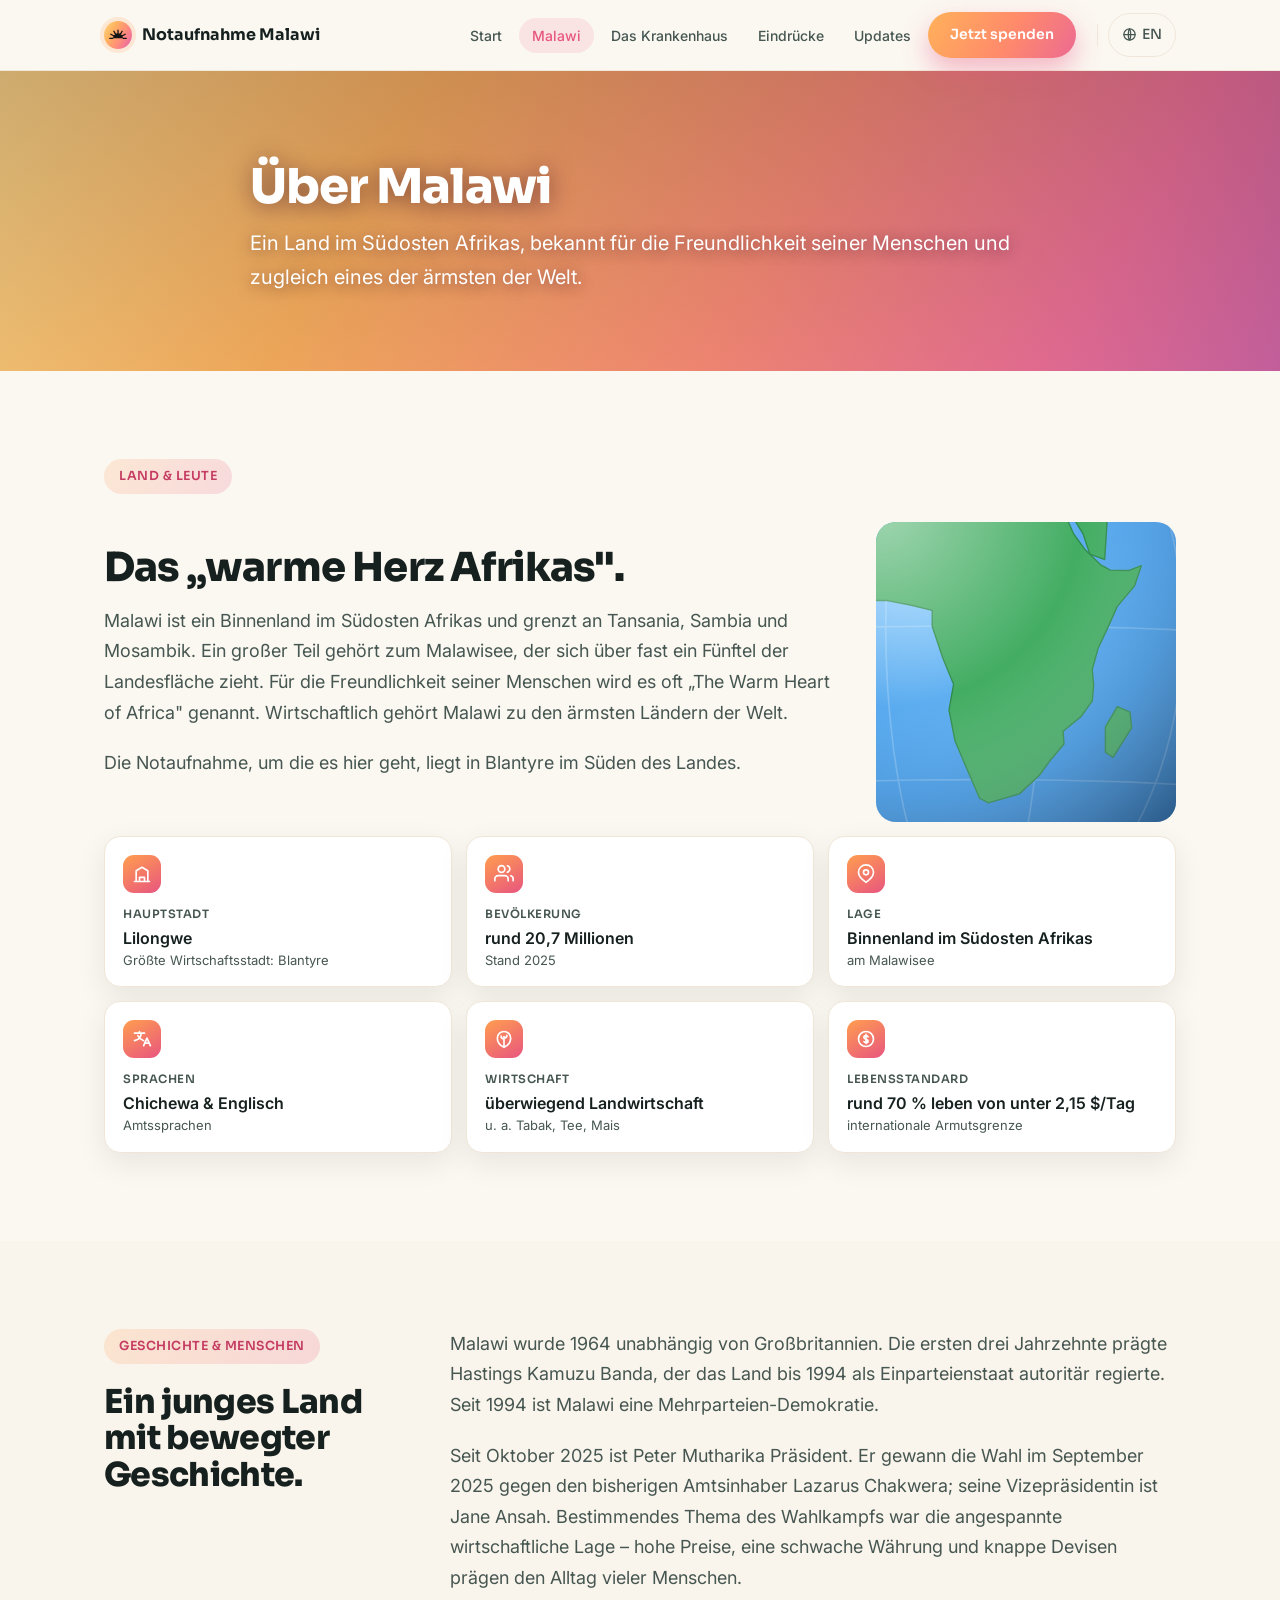
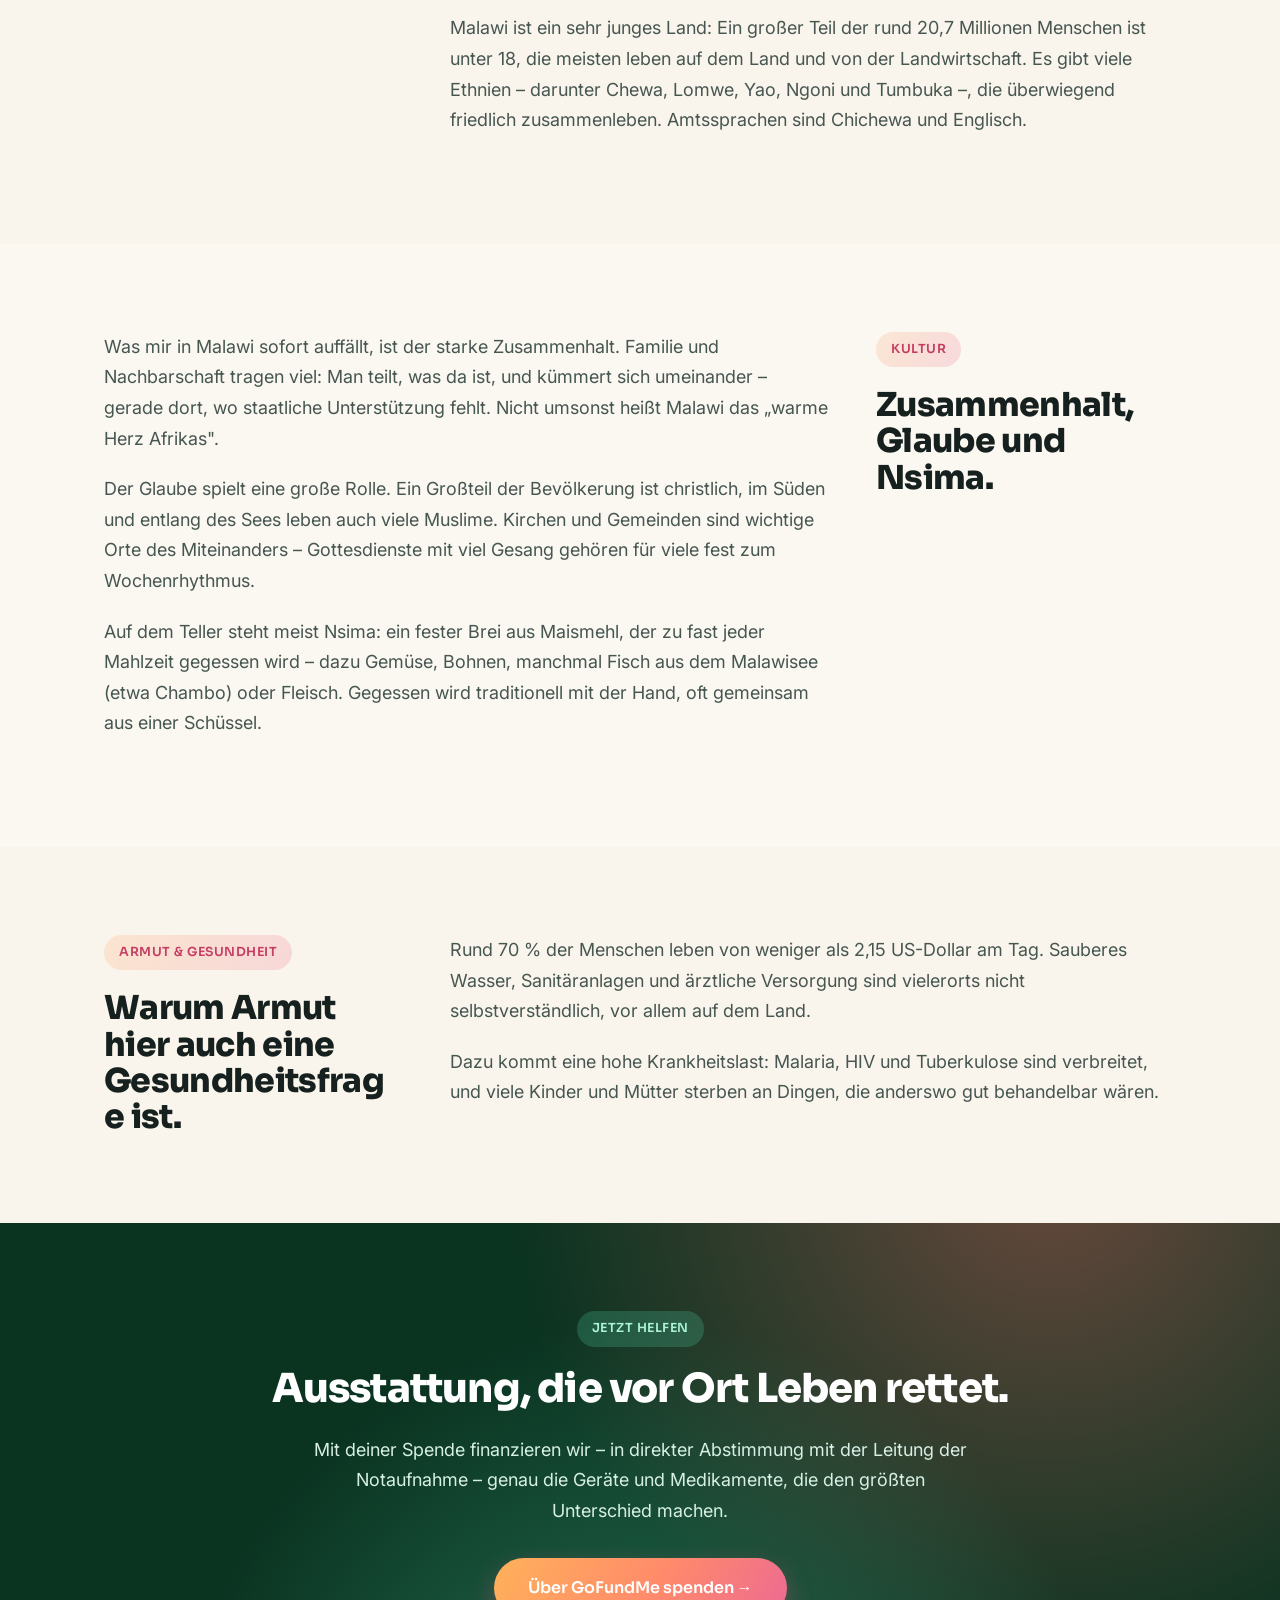
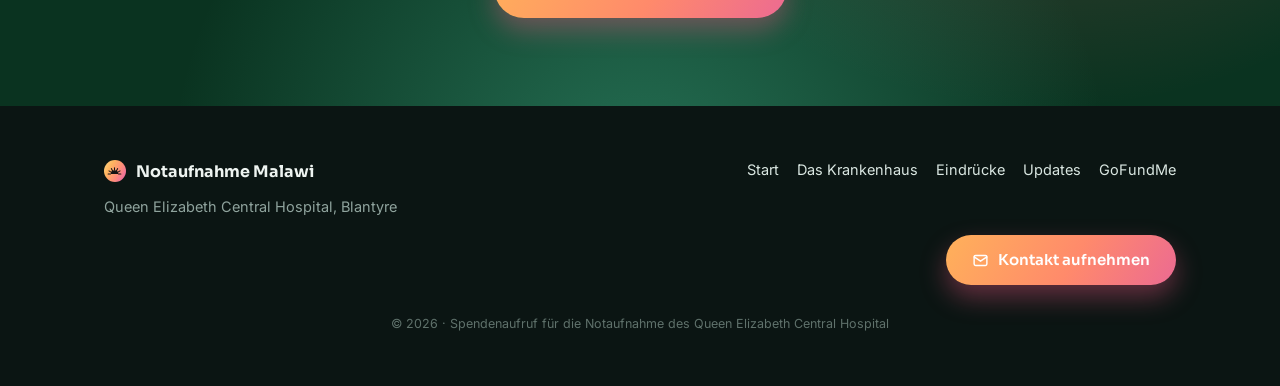
<file: notaufnahme-malawi-website/malawi.html>
<!DOCTYPE html>
<html lang="de">
<head>
<meta charset="UTF-8">
<meta name="viewport" content="width=device-width, initial-scale=1.0">
<title>Über Malawi – Notaufnahme Malawi</title>
<meta name="description" content="Hintergrund zu Malawi: eines der ärmsten Länder der Welt – und warum eine bessere Notfallversorgung über so viele Leben entscheidet.">
<link rel="preconnect" href="https://fonts.googleapis.com">
<link rel="preconnect" href="https://fonts.gstatic.com" crossorigin>
<link href="https://fonts.googleapis.com/css2?family=Sora:wght@400;500;600;700;800&family=Inter:wght@400;500;600&display=swap" rel="stylesheet">
<link rel="icon" href="sun.svg">
<link rel="stylesheet" href="style.css?v=6">
<style>.nav svg{width:26px;height:26px}.eyebrow .dot{width:8px;height:8px}svg{max-width:100%}.subhero{align-items:flex-start}.subhero h1{margin-bottom:12px}@media(min-width:601px){.subhero .wrap{padding-top:90px}}</style>
</head>
<body>

<!-- ============ HEADER ============ -->
<header class="site">
  <div class="wrap nav">
    <a class="brand" href="index.html"><span class="orb"></span> Notaufnahme&nbsp;Malawi</a>
    <button class="menu-toggle" aria-label="Menü"><svg width="24" height="24" viewBox="0 0 24 24" fill="none" stroke="currentColor" stroke-width="2" stroke-linecap="round"><path d="M4 7h16M4 12h16M4 17h16"/></svg></button>
    <ul id="navmenu">
      <li><a class="link" href="index.html">Start</a></li>
      <li><a class="link active" href="malawi.html">Malawi</a></li>
      <li><a class="link" href="krankenhaus.html">Das Krankenhaus</a></li>
      <li><a class="link" href="erfahrungen.html">Eindrücke</a></li>
      <li><a class="link" href="updates.html">Updates</a></li>
      <li><a href="https://www.gofundme.com/f/lebensrettende-ausstattung-fur-die-notaufnahme-in-malawi" target="_blank" rel="noopener" class="btn btn-primary">Jetzt spenden</a></li>
    </ul>
    <a class="link lang" href="en/malawi.html" aria-label="Switch to English"><svg viewBox="0 0 24 24" fill="none" stroke="currentColor" stroke-width="2" stroke-linecap="round" stroke-linejoin="round"><circle cx="12" cy="12" r="9"/><path d="M3 12h18M12 3c2.5 2.7 2.5 15.3 0 18M12 3c-2.5 2.7-2.5 15.3 0 18"/></svg> EN</a>
  </div>
</header>

<!-- ============ SUB-HERO ============ -->
<section class="subhero">
  <div class="scrim"></div>
  <div class="wrap">
    <h1>Über Malawi</h1>
    <p>Ein Land im Südosten Afrikas, bekannt für die Freundlichkeit seiner Menschen und zugleich eines der ärmsten der Welt.</p>
  </div>
</section>

<!-- ============ INTRO + GLOBUS ============ -->
<section>
  <div class="wrap">
    <span class="label sun">Land & Leute</span>
    <div class="locator" id="locator">
      <div class="loc-text">
        <h2 class="title">Das „warme Herz Afrikas".</h2>
        <div class="prose">
          <p>Malawi ist ein Binnenland im Südosten Afrikas und grenzt an Tansania, Sambia und Mosambik. Ein großer Teil gehört zum Malawisee, der sich über fast ein Fünftel der Landesfläche zieht. Für die Freundlichkeit seiner Menschen wird es oft „The Warm Heart of Africa" genannt. Wirtschaftlich gehört Malawi zu den ärmsten Ländern der Welt.</p>
          <p class="sources">Die Notaufnahme, um die es hier geht, liegt in Blantyre im Süden des Landes.</p>
        </div>
      </div>

      <div class="loc-stage" id="locStage" role="img" aria-label="Erdkugel mit Afrika, Zoom auf Malawi, dann die Landesumrandung">
        <svg class="globe" viewBox="0 0 300 300" aria-hidden="true">
          <defs>
            <radialGradient id="oceanG" cx="42%" cy="36%" r="72%">
              <stop offset="0%" stop-color="#8fd0ff"/>
              <stop offset="55%" stop-color="#3d97e6"/>
              <stop offset="100%" stop-color="#1b5798"/>
            </radialGradient>
            <radialGradient id="sphereShade" cx="34%" cy="28%" r="78%">
              <stop offset="0%" stop-color="#ffffff" stop-opacity="0.5"/>
              <stop offset="42%" stop-color="#ffffff" stop-opacity="0"/>
              <stop offset="100%" stop-color="#001a30" stop-opacity="0.55"/>
            </radialGradient>
            <clipPath id="globeClip"><circle cx="150" cy="150" r="132"/></clipPath>
          </defs>
          <circle cx="150" cy="150" r="132" fill="url(#oceanG)"/>
          <g clip-path="url(#globeClip)">
            <path id="graticule" fill="none" stroke="#ffffff" stroke-opacity="0.2" stroke-width="0.7"/>
            <path id="landPath" fill="#43ad63" stroke="#2f8b4c" stroke-width="0.6" stroke-linejoin="round"/>
            <path id="mwOutline" fill="rgba(232,85,127,0.35)" stroke="#e8557f" stroke-width="1.1" stroke-linejoin="round" stroke-linecap="round"/>
          </g>
          <circle cx="150" cy="150" r="132" fill="url(#sphereShade)" pointer-events="none"/>
          <circle cx="150" cy="150" r="132" fill="none" stroke="#0d3b66" stroke-opacity="0.35" stroke-width="1.5"/>
        </svg>
      </div>
    </div>

    <div class="infogrid">
      <div class="infocard"><span class="ic-top"><svg viewBox="0 0 24 24" fill="none" stroke="currentColor" stroke-width="2" stroke-linecap="round" stroke-linejoin="round"><path d="M3 21h18M5 21V8l7-4 7 4v13M9 21v-5h6v5"/></svg></span><div class="k">Hauptstadt</div><div class="v">Lilongwe<small>Größte Wirtschaftsstadt: Blantyre</small></div></div>
      <div class="infocard"><span class="ic-top"><svg viewBox="0 0 24 24" fill="none" stroke="currentColor" stroke-width="2" stroke-linecap="round" stroke-linejoin="round"><path d="M17 20v-2a4 4 0 0 0-4-4H5a4 4 0 0 0-4 4v2M9 10a4 4 0 1 0 0-8 4 4 0 0 0 0 8M23 20v-2a4 4 0 0 0-3-3.87M16 2.13a4 4 0 0 1 0 7.75"/></svg></span><div class="k">Bevölkerung</div><div class="v">rund 20,7 Millionen<small>Stand 2025</small></div></div>
      <div class="infocard"><span class="ic-top"><svg viewBox="0 0 24 24" fill="none" stroke="currentColor" stroke-width="2" stroke-linecap="round" stroke-linejoin="round"><path d="M21 10c0 6-9 12-9 12s-9-6-9-12a9 9 0 0 1 18 0Z"/><circle cx="12" cy="10" r="3"/></svg></span><div class="k">Lage</div><div class="v">Binnenland im Südosten Afrikas<small>am Malawisee</small></div></div>
      <div class="infocard"><span class="ic-top"><svg viewBox="0 0 24 24" fill="none" stroke="currentColor" stroke-width="2" stroke-linecap="round" stroke-linejoin="round"><path d="M3 5h12M9 3v2M11 5c0 5-4 8-8 9M7 8c1.5 3 4 5 7 6M14 20l4-9 4 9M15.5 17h5"/></svg></span><div class="k">Sprachen</div><div class="v">Chichewa & Englisch<small>Amtssprachen</small></div></div>
      <div class="infocard"><span class="ic-top"><svg viewBox="0 0 24 24" fill="none" stroke="currentColor" stroke-width="2" stroke-linecap="round" stroke-linejoin="round"><path d="M12 22c4-2 8-6 8-11a8 8 0 0 0-8-8 8 8 0 0 0-8 8c0 5 4 9 8 11ZM12 22V9M12 12c-2 0-3.5-1.5-3.5-3.5M12 11c2 0 3.5-1.5 3.5-3.5"/></svg></span><div class="k">Wirtschaft</div><div class="v">überwiegend Landwirtschaft<small>u. a. Tabak, Tee, Mais</small></div></div>
      <div class="infocard"><span class="ic-top"><svg viewBox="0 0 24 24" fill="none" stroke="currentColor" stroke-width="2" stroke-linecap="round" stroke-linejoin="round"><circle cx="12" cy="12" r="9"/><path d="M14.5 9.5c-.5-1-1.5-1.5-2.5-1.5-1.4 0-2.5 1-2.5 2.2 0 2.6 5 1.6 5 4.1 0 1.2-1.1 2.2-2.5 2.2-1 0-2-.5-2.5-1.5M12 6.5v11"/></svg></span><div class="k">Lebensstandard</div><div class="v">rund 70 % leben von unter 2,15 $/Tag<small>internationale Armutsgrenze</small></div></div>
    </div>
  </div>
</section>

<!-- ============ GESCHICHTE & MENSCHEN ============ -->
<section class="band-peach">
  <div class="wrap">
    <div class="tc">
    <div class="tc-head">
      <span class="label sun">Geschichte & Menschen</span>
      <h2 class="title">Ein junges Land mit bewegter Geschichte.</h2>
    </div>
    <div class="prose">
      <p>Malawi wurde 1964 unabhängig von Großbritannien. Die ersten drei Jahrzehnte prägte Hastings Kamuzu Banda, der das Land bis 1994 als Einparteienstaat autoritär regierte. Seit 1994 ist Malawi eine Mehrparteien-Demokratie.</p>
      <p>Seit Oktober 2025 ist Peter Mutharika Präsident. Er gewann die Wahl im September 2025 gegen den bisherigen Amtsinhaber Lazarus Chakwera; seine Vizepräsidentin ist Jane Ansah. Bestimmendes Thema des Wahlkampfs war die angespannte wirtschaftliche Lage – hohe Preise, eine schwache Währung und knappe Devisen prägen den Alltag vieler Menschen.</p>
      <p>Malawi ist ein sehr junges Land: Ein großer Teil der rund 20,7 Millionen Menschen ist unter 18, die meisten leben auf dem Land und von der Landwirtschaft. Es gibt viele Ethnien – darunter Chewa, Lomwe, Yao, Ngoni und Tumbuka –, die überwiegend friedlich zusammenleben. Amtssprachen sind Chichewa und Englisch.</p>
    </div>
    </div>
  </div>
</section>

<!-- ============ KULTUR ============ -->
<section>
  <div class="wrap">
    <div class="tc rev">
    <div class="tc-head">
      <span class="label sun">Kultur</span>
      <h2 class="title">Zusammenhalt, Glaube und Nsima.</h2>
    </div>
    <div class="prose">
      <p>Was mir in Malawi sofort auffällt, ist der starke Zusammenhalt. Familie und Nachbarschaft tragen viel: Man teilt, was da ist, und kümmert sich umeinander – gerade dort, wo staatliche Unterstützung fehlt. Nicht umsonst heißt Malawi das „warme Herz Afrikas".</p>
      <p>Der Glaube spielt eine große Rolle. Ein Großteil der Bevölkerung ist christlich, im Süden und entlang des Sees leben auch viele Muslime. Kirchen und Gemeinden sind wichtige Orte des Miteinanders – Gottesdienste mit viel Gesang gehören für viele fest zum Wochenrhythmus.</p>
      <p>Auf dem Teller steht meist Nsima: ein fester Brei aus Maismehl, der zu fast jeder Mahlzeit gegessen wird – dazu Gemüse, Bohnen, manchmal Fisch aus dem Malawisee (etwa Chambo) oder Fleisch. Gegessen wird traditionell mit der Hand, oft gemeinsam aus einer Schüssel.</p>
    </div>
    </div>
  </div>
</section>

<!-- ============ ARMUT & GESUNDHEIT ============ -->
<section class="band-peach">
  <div class="wrap">
    <div class="tc">
    <div class="tc-head">
      <span class="label sun">Armut & Gesundheit</span>
      <h2 class="title">Warum Armut hier auch eine Gesundheitsfrage ist.</h2>
    </div>
    <div class="prose">
      <p>Rund 70 % der Menschen leben von weniger als 2,15 US-Dollar am Tag. Sauberes Wasser, Sanitäranlagen und ärztliche Versorgung sind vielerorts nicht selbstverständlich, vor allem auf dem Land.</p>
      <p>Dazu kommt eine hohe Krankheitslast: Malaria, HIV und Tuberkulose sind verbreitet, und viele Kinder und Mütter sterben an Dingen, die anderswo gut behandelbar wären.</p>
    </div>
    </div>
  </div>
</section>

<!-- ============ SPENDEN ============ -->
<section class="donate">
  <div class="wrap">
    <span class="label grn">Jetzt helfen</span>
    <h2 class="title" style="text-align:center">Ausstattung, die vor Ort Leben rettet.</h2>
    <div class="prose">
      <p>Mit deiner Spende finanzieren wir – in direkter Abstimmung mit der Leitung der Notaufnahme – genau die Geräte und Medikamente, die den größten Unterschied machen.</p>
    </div>
    <div style="margin-top:32px">
      <a href="https://www.gofundme.com/f/lebensrettende-ausstattung-fur-die-notaufnahme-in-malawi" target="_blank" rel="noopener" class="btn btn-primary" style="font-size:16px;padding:16px 34px">Über GoFundMe spenden →</a>
    </div>
  </div>
</section>

<!-- ============ FOOTER ============ -->
<footer class="site">
  <div class="wrap fgrid">
    <div>
      <div class="brand" style="color:#eef4f1;margin-bottom:10px"><span class="orb" style="width:22px;height:22px"></span> Notaufnahme Malawi</div>
      Queen Elizabeth Central Hospital, Blantyre
    </div>
    <div class="fnav">
      <a href="index.html">Start</a>
      <a href="krankenhaus.html">Das Krankenhaus</a>
      <a href="erfahrungen.html">Eindrücke</a>
      <a href="updates.html">Updates</a>
      <a href="https://www.gofundme.com/f/lebensrettende-ausstattung-fur-die-notaufnahme-in-malawi" target="_blank" rel="noopener">GoFundMe</a>
    </div>
  </div>
      <div class="wrap" style="margin-top:16px;text-align:right">
      <a class="btn btn-primary" href="mailto:chbie115@uni-duesseldorf.de" style="padding:12px 26px"><svg viewBox="0 0 24 24" width="17" height="17" fill="none" stroke="currentColor" stroke-width="2" stroke-linecap="round" stroke-linejoin="round"><rect x="3" y="5" width="18" height="14" rx="2"/><path d="M3 7l9 6 9-6"/></svg> Kontakt aufnehmen</a>
    </div>
    <div class="wrap center" style="margin-top:28px;color:#5f716b;font-size:12.5px">© <span id="year"></span> · Spendenaufruf für die Notaufnahme des Queen Elizabeth Central Hospital</div>
</footer>

<script>
  (function(){
    var loc = document.getElementById('locator');
    var stage = document.getElementById('locStage');
    if(!loc) return;

    var reduce = window.matchMedia && window.matchMedia('(prefers-reduced-motion: reduce)').matches;
    var timers = [];
    function clearTimers(){ timers.forEach(clearTimeout); timers = []; }

    // Orthografische Projektion, zentriert auf Afrika
    var R = 132, CX = 150, CY = 150, LON0 = 18, LAT0 = -3;
    var D = Math.PI/180;
    function proj(lon, lat){
      var l=(lon-LON0)*D, p=lat*D, p0=LAT0*D;
      var cosc=Math.sin(p0)*Math.sin(p)+Math.cos(p0)*Math.cos(p)*Math.cos(l);
      var x=Math.cos(p)*Math.sin(l);
      var y=Math.cos(p0)*Math.sin(p)-Math.sin(p0)*Math.cos(p)*Math.cos(l);
      var vis=cosc>=0;
      if(!vis){ var n=Math.sqrt(x*x+y*y)||1; x/=n; y/=n; }
      return [CX+R*x, CY-R*y, vis];
    }

    // Vereinfachte, aber echte Kontinent-Umrisse (Länge, Breite)
    var LAND = {
      afrika: [[-6,36],[-1,36],[10,37],[15,32],[20,31],[25,32],[30,31],[32,31],[34,29],[35,24],[37,18],[39,15],[42,12],[44,11],[48,11],[51,12],[49,8],[45,4],[43,0],[41,-4],[40,-8],[40.5,-11],[40.5,-14],[38.5,-17],[35,-20],[35.5,-22.5],[32.9,-26],[31,-29],[27,-33],[20,-35],[18,-34],[15,-27],[13,-22],[12,-16],[13,-11],[11,-6],[9,0],[9,3],[5,4],[0,5],[-4,5],[-8,4],[-11,6],[-13,9],[-16,12],[-17,15],[-16,19],[-16,23],[-13,27],[-10,30],[-9,33],[-6,36]],
      eurasia: [[-6,36],[-9,38],[-9,43],[-2,44],[-4,48],[-1,50],[4,52],[7,54],[8,57],[6,58],[5,61],[8,63],[12,66],[16,69],[24,71],[32,70],[44,68],[56,68],[68,69],[75,73],[86,75],[100,77],[112,76],[120,72],[124,64],[126,56],[123,48],[125,41],[122,35],[119,28],[113,21],[107,14],[101,9],[96,12],[91,21],[88,22],[83,16],[79,11],[77,8],[74,15],[69,23],[62,25],[57,25],[56,26],[51,25],[48,24],[45,22],[43,13],[40,14],[39,18],[36,24],[34,30],[36,36],[31,40],[28,41],[25,40],[22,40],[19,42],[17,40],[15,38],[14,41],[12,45],[9,44],[6,43],[3,43],[0,40],[-3,37],[-6,36]],
      madagaskar: [[49,-16],[50,-19],[47,-25],[45,-24],[44,-19],[46,-15],[49,-16]]
    };

    function ringPath(pts){
      var d='', started=false;
      for(var i=0;i<pts.length;i++){
        var q=proj(pts[i][0], pts[i][1]);
        d += (started?' L':'M') + q[0].toFixed(1) + ',' + q[1].toFixed(1);
        started=true;
      }
      return d + ' Z';
    }
    function buildLand(){
      var d='';
      for(var k in LAND){ d += ringPath(LAND[k]); }
      var lp=document.getElementById('landPath');
      if(lp) lp.setAttribute('d', d);
    }
    function buildGraticule(){
      var d='', lon, lat, first;
      for(lon=-150; lon<=150; lon+=30){
        first=true;
        for(lat=-80; lat<=80; lat+=4){
          var q=proj(lon,lat);
          if(q[2]){ d += (first?'M':'L') + q[0].toFixed(1) + ',' + q[1].toFixed(1); first=false; }
          else first=true;
        }
      }
      for(lat=-60; lat<=60; lat+=30){
        first=true;
        for(lon=-180; lon<=180; lon+=4){
          var r=proj(lon,lat);
          if(r[2]){ d += (first?'M':'L') + r[0].toFixed(1) + ',' + r[1].toFixed(1); first=false; }
          else first=true;
        }
      }
      var g=document.getElementById('graticule');
      if(g) g.setAttribute('d', d);
    }
    // Echte Grenze von Malawi (Länge, Breite)
    var MW_BORDER = [[34.559989,-11.52002],[34.280006,-12.280025],[34.559989,-13.579998],[34.907151,-13.565425],[35.267956,-13.887834],[35.686845,-14.611046],[35.771905,-15.896859],[35.339063,-16.10744],[35.03381,-16.8013],[34.381292,-16.18356],[34.307291,-15.478641],[34.517666,-15.013709],[34.459633,-14.61301],[34.064825,-14.35995],[33.7897,-14.451831],[33.214025,-13.97186],[32.688165,-13.712858],[32.991764,-12.783871],[33.306422,-12.435778],[33.114289,-11.607198],[33.31531,-10.79655],[33.485688,-10.525559],[33.231388,-9.676722],[32.759375,-9.230599],[33.739729,-9.417151],[33.940838,-9.693674],[34.280006,-10.16],[34.559989,-11.52002]];
    var mwOut = document.getElementById('mwOutline');
    function buildMalawi(){
      var d='', started=false, sx=0, sy=0, nx=0, ny=0, mnx=1e9, mny=1e9;
      for(var i=0;i<MW_BORDER.length;i++){
        var q=proj(MW_BORDER[i][0], MW_BORDER[i][1]);
        d += (started?' L':'M') + q[0].toFixed(2) + ',' + q[1].toFixed(2);
        started=true; sx+=q[0]; sy+=q[1]; nx++; if(q[1]>mny){} if(q[0]<mnx)mnx=q[0]; if(q[1]<mny)mny=q[1];
      }
      d += ' Z';
      if(mwOut){
        mwOut.setAttribute('d', d);
        loc.style.setProperty('--mwx', (sx/nx).toFixed(1)+'px');
        loc.style.setProperty('--mwy', (sy/nx).toFixed(1)+'px');
        var len = mwOut.getTotalLength ? mwOut.getTotalLength() : 200;
        mwOut._len = len;
        mwOut.style.strokeDasharray = len;
        mwOut.style.strokeDashoffset = len;
        mwOut.style.fillOpacity = '0';
        mwOut.style.transition = 'stroke-dashoffset 1.1s ease, fill-opacity .7s ease';
      }
    }
    function resetOutline(){ if(mwOut){ mwOut.style.transition='none'; mwOut.style.strokeDashoffset=mwOut._len; mwOut.style.fillOpacity='0'; void mwOut.getBBox(); mwOut.style.transition='stroke-dashoffset 1.1s ease, fill-opacity .7s ease'; } }
    function drawOutline(){ if(mwOut){ mwOut.style.strokeDashoffset='0'; mwOut.style.fillOpacity='1'; } }

    buildLand(); buildGraticule(); buildMalawi();

    function play(){
      clearTimers();
      loc.classList.remove('zoom','reveal','done');
      resetOutline();
      void loc.offsetWidth; // Reflow
      if(reduce){ loc.classList.add('zoom','reveal','done'); drawOutline(); return; }
      loc.classList.add('running');
      timers.push(setTimeout(function(){ loc.classList.add('zoom'); }, 900));    // auf Malawi hineinzoomen
      timers.push(setTimeout(function(){ loc.classList.add('reveal'); drawOutline(); }, 1600)); // Umriss zeichnen
      timers.push(setTimeout(function(){ loc.classList.add('done'); }, 3200));
    }

    var started=false;
    function startOnce(){ if(started) return; started=true; play(); }
    if('IntersectionObserver' in window && !reduce){
      var io=new IntersectionObserver(function(entries){
        entries.forEach(function(e){ if(e.isIntersecting) startOnce(); });
      },{threshold:0.4});
      io.observe(stage);
    } else { startOnce(); }
    stage.addEventListener('click', function(){ if(loc.classList.contains('done') || !loc.classList.contains('running')) play(); });
  })();
</script>
<script src="script.js?v=6"></script>
</body>
</html>
</file>
<file: style.css>
/* =========================================================
   Gemeinsames Stylesheet – Spendenaufruf Notaufnahme Malawi
   ========================================================= */
:root{
  --sun-1:#ffd166; --sun-2:#ff9e4f; --sun-3:#ff6b6b; --sun-4:#e8557f; --sun-5:#c94f97;
  --green-1:#0f7a3d; --green-2:#15a394; --green-3:#4ecca3; --green-ink:#0a3320;
  --ink:#16211f; --muted:#465651; --paper:#fbf7f1; --card:#ffffff; --line:#efe6d8;
  --sunset:linear-gradient(120deg,#ffd987 0%,#ffb45f 30%,#ff8f78 60%,#f0729a 84%,#d066a6 100%);
  --sunset-soft:linear-gradient(120deg,#ffb15a,#ff8a6b 55%,#ec6a92);
  --grad-green:linear-gradient(120deg,#0f7a3d,#15a394 60%,#4ecca3);
  --radius:22px;
  --shadow:0 24px 60px rgba(139,75,143,.16);
  --shadow-sm:0 10px 30px rgba(18,33,31,.08);
  --maxw:1120px;
}
*{box-sizing:border-box;margin:0;padding:0}
html{scroll-behavior:smooth}
body{font-family:'Inter',system-ui,sans-serif;color:var(--ink);background:var(--paper);line-height:1.7;font-size:17px;-webkit-font-smoothing:antialiased;overflow-x:hidden}
h1,h2,h3{font-family:'Sora',sans-serif;font-weight:700;line-height:1.1;letter-spacing:-.02em}
a{color:var(--sun-4);text-decoration:none}
.wrap{max-width:var(--maxw);margin:0 auto;padding:0 24px}

.btn{display:inline-flex;align-items:center;gap:9px;font-family:'Sora';font-weight:600;font-size:15px;border:none;cursor:pointer;border-radius:999px;padding:14px 28px;transition:transform .15s ease,box-shadow .2s ease;text-decoration:none}
.btn-primary{background:var(--sunset-soft);color:#fff;box-shadow:0 12px 26px rgba(232,85,127,.4)}
.btn-primary:hover{transform:translateY(-2px);box-shadow:0 18px 34px rgba(232,85,127,.5)}
.btn-green{background:var(--grad-green);color:#fff;box-shadow:0 12px 26px rgba(15,122,61,.35)}
.btn-green:hover{transform:translateY(-2px)}
.btn-ghost{background:rgba(0,0,0,.22);color:#fff;border:1.5px solid rgba(255,255,255,.6);backdrop-filter:blur(6px)}
.btn-ghost:hover{background:rgba(0,0,0,.34)}
.btn-outline{background:#fff;color:var(--green-1);border:1.5px solid var(--line)}
.btn-outline:hover{transform:translateY(-2px);box-shadow:var(--shadow-sm)}

/* ---------- Header / Nav ---------- */
header.site{position:sticky;top:0;z-index:60;background:rgba(251,247,241,.85);backdrop-filter:blur(14px);border-bottom:1px solid rgba(239,230,216,.9)}
.nav{display:flex;align-items:center;gap:10px;height:70px}
.brand{display:flex;align-items:center;gap:10px;font-family:'Sora';font-weight:700;font-size:16px;color:var(--ink);margin-right:auto}
.nav .lang{order:5}
.brand .orb{width:28px;height:28px;border-radius:50%;background:url("sun.svg") center/78% no-repeat, var(--sunset);box-shadow:0 0 0 4px rgba(255,158,79,.18)}
.nav ul{display:flex;gap:4px;list-style:none;align-items:center}
.nav a.link{font-size:14px;font-weight:500;color:var(--muted);padding:9px 13px;border-radius:999px;transition:.2s}
.nav a.link:hover{color:var(--ink);background:rgba(255,158,79,.14)}
.nav a.link.active{color:var(--sun-4);background:rgba(232,85,127,.12)}
.nav .btn{padding:11px 22px;font-size:14px}
.nav .lang{display:inline-flex;align-items:center;gap:5px;border:1px solid var(--line);border-radius:999px;padding:7px 12px;font-family:'Sora';font-weight:600;font-size:13px;color:var(--muted);text-decoration:none;transition:.2s}
.nav .lang svg{width:15px;height:15px}
.nav .lang:hover{color:var(--ink);background:rgba(255,158,79,.1)}
/* Mobile menu */
.menu-toggle{display:none;background:none;border:none;cursor:pointer;padding:8px;color:var(--ink)}
.menu-toggle svg{width:26px;height:26px}
@media(max-width:900px){
  .menu-toggle{display:inline-flex}
  .nav ul{position:absolute;top:70px;left:0;right:0;flex-direction:column;align-items:stretch;gap:2px;background:var(--paper);border-bottom:1px solid var(--line);padding:12px 16px;box-shadow:var(--shadow-sm);display:none}
  .nav ul.open{display:flex}
  .nav ul li{width:100%}
  .nav a.link{display:block;padding:12px 14px}
  .nav .btn{width:100%;justify-content:center;margin-top:6px}
}

/* ---------- Hero (Landing) ---------- */
.hero{position:relative;padding:112px 0 132px;overflow:hidden;color:#fff}
.hero::before{content:"";position:absolute;inset:0;background:var(--sunset);z-index:-4}
.hero .sun{position:absolute;left:50%;top:60%;transform:translate(-50%,-50%);width:540px;height:540px;border-radius:50%;background:radial-gradient(circle,#fff6d8 0%,#ffe89b 28%,rgba(255,209,102,.5) 55%,rgba(255,209,102,0) 70%);z-index:-3;filter:blur(2px)}
.hero .scrim{position:absolute;inset:0;z-index:-2;background:linear-gradient(180deg,rgba(20,8,18,.16) 0%,rgba(20,8,18,.06) 40%,rgba(20,8,18,0) 66%)}
.hero .land{position:absolute;left:0;right:0;bottom:-2px;height:180px;z-index:-1}
.hero .land svg{width:100%;height:100%;display:block}
.hero .wrap{position:relative}
.eyebrow{display:inline-flex;align-items:center;gap:9px;background:rgba(0,0,0,.32);border:1px solid rgba(255,255,255,.4);backdrop-filter:blur(6px);padding:8px 16px;border-radius:999px;font-size:13px;font-weight:600;margin-bottom:24px}
.eyebrow .dot{width:8px;height:8px;border-radius:50%;background:#fff}
.hero h1{font-size:clamp(36px,5.6vw,64px);font-weight:800;max-width:16ch;margin-bottom:22px;text-shadow:0 3px 26px rgba(60,15,40,.55)}
.hero p.lead{font-size:clamp(18px,2.1vw,22px);max-width:57ch;color:#fff;font-weight:400;text-shadow:0 2px 16px rgba(60,15,40,.5)}
.hero .cta{margin-top:38px;display:flex;gap:14px;flex-wrap:wrap}

/* Zentrierte Variante (Landing) */
.hero-centered .wrap{text-align:center;display:flex;flex-direction:column;align-items:center}
.hero-centered h1{margin-left:auto;margin-right:auto}
.hero-centered p.lead{margin-left:auto;margin-right:auto}
.hero-centered .progress-card{margin-left:auto;margin-right:auto}
.hero-centered .cta{justify-content:center}

/* ---------- Top-Balken: einheitliche Höhe auf allen Seiten ---------- */
.subhero{position:relative;overflow:hidden;color:#fff;padding:0;height:300px;display:flex;align-items:center}
.subhero::before{content:"";position:absolute;inset:0;background:var(--sunset);z-index:-3}
.subhero .scrim{position:absolute;inset:0;z-index:-2;background:linear-gradient(180deg,rgba(30,10,25,.22),rgba(30,10,25,.08))}
@media(max-width:600px){ .subhero{height:auto;min-height:240px;padding:52px 0} }

/* Landing-Balken: zentriert, mit Eyebrow */
.lp-hero .wrap{text-align:center;display:flex;flex-direction:column;align-items:center}
.lp-hero h1{max-width:22ch}
.lp-hero p{margin-left:auto;margin-right:auto}

/* Spendenstand direkt unter dem Balken */
.lp-donate{padding:44px 0 8px}
.lp-donate .progress-card{margin:0 auto;border:1px solid var(--line);box-shadow:var(--shadow-sm)}
.lp-donate .cta{margin-top:22px}
.subhero .wrap{position:relative}
.subhero h1{font-size:clamp(30px,4.6vw,48px);font-weight:800;max-width:20ch;margin-bottom:14px;text-shadow:0 3px 22px rgba(60,15,40,.55)}
.subhero p{max-width:60ch;font-size:clamp(17px,2vw,20px);text-shadow:0 2px 14px rgba(60,15,40,.5)}
.subhero .crumb{font-size:13px;font-weight:600;letter-spacing:.4px;text-transform:uppercase;opacity:.9;margin-bottom:14px;display:inline-block}

/* ---------- Fortschritts-Karte ---------- */
.progress-card{margin-top:44px;max-width:600px;background:#fff;border-radius:var(--radius);padding:26px 28px;box-shadow:0 24px 54px rgba(60,15,40,.32);color:var(--ink)}
.progress-card .row{display:flex;justify-content:space-between;align-items:baseline;gap:12px}
.progress-card .raised{font-family:'Sora';font-weight:800;font-size:30px;color:var(--green-1)}
.progress-card .goal{font-size:14px;font-weight:600;color:var(--muted)}
.bar{height:14px;background:#eef0ea;border-radius:999px;margin:16px 0 12px;overflow:hidden}
.bar>span{display:block;height:100%;width:0;border-radius:999px;background:var(--grad-green);transition:width 1.5s cubic-bezier(.22,1,.36,1)}
.progress-card small{font-size:13.5px;font-weight:500;color:var(--muted)}

/* ---------- Sections ---------- */
section{padding:88px 0;position:relative}
.label{display:inline-flex;align-items:center;gap:8px;font-family:'Sora';font-weight:600;font-size:12.5px;letter-spacing:.5px;text-transform:uppercase;padding:7px 15px;border-radius:999px;margin-bottom:20px}
.label.sun{color:#c53d63;background:linear-gradient(120deg,rgba(255,158,79,.18),rgba(232,85,127,.18))}
.label.grn{color:var(--green-1);background:rgba(78,204,163,.2)}
h2.title{font-size:clamp(27px,3.6vw,40px);font-weight:800;max-width:24ch;margin-bottom:24px;color:var(--ink)}
h3.sub{font-family:'Sora';font-size:21px;font-weight:700;margin:34px 0 12px;color:var(--ink)}
.prose p{margin-bottom:20px;max-width:68ch;color:var(--muted);font-size:18px}
.prose p.big{font-size:22px;color:var(--ink);font-weight:500}
.prose ul{margin:0 0 22px 0;padding-left:0;list-style:none;max-width:68ch}
.prose ul li{position:relative;padding-left:28px;margin-bottom:12px;color:var(--muted);font-size:17px}
.prose ul li::before{content:"";position:absolute;left:0;top:10px;width:9px;height:9px;border-radius:50%;background:var(--sunset-soft)}
.narrow{max-width:760px}

/* Zweispaltiges Textlayout (Überschrift links, Text rechts) */
.tc{display:grid;grid-template-columns:300px 1fr;gap:46px;align-items:start}
.tc-head{position:sticky;top:92px}
.tc-head .title{margin-bottom:0;font-size:clamp(24px,3vw,33px);max-width:none;overflow-wrap:break-word;hyphens:auto}
.tc .prose p:first-child{margin-top:0}
.tc.rev{grid-template-columns:1fr 300px}
.tc.rev .tc-head{order:2}
/* Nur im mobilen Design (dort wo auch das Hamburger-Menü kommt): Überschrift oben, gestapelt */
@media(max-width:900px){ .tc,.tc.rev{grid-template-columns:1fr;gap:14px} .tc-head{position:static} .tc.rev .tc-head{order:0} }

/* Einheitlicher, ruhiger Ton für getönte Abschnitte */
.alt,.band-peach,.band-green,.band-rose{background:#faf5ec}

/* Sanftes Einblenden der Abschnitte beim Scrollen */
.align-right .narrow{margin-left:auto;margin-right:0;text-align:right}
.align-right .label{margin-left:auto}
.align-left .narrow{margin-right:auto;text-align:left}
.align-right-center .narrow{margin-left:auto;margin-right:0;text-align:center}
.align-right-center .label{margin-left:auto;margin-right:auto;display:inline-flex}
@media(max-width:600px){ .align-right .narrow{text-align:left} }

/* Malawi-Animation (Weltkugel -> Nadel -> Zoom -> Landesumriss) */
.locator{display:grid;grid-template-columns:1fr 300px;gap:36px;align-items:center;margin-top:8px}
.locator .loc-text .title{margin-bottom:16px}
.loc-btn{margin-top:8px}
@media(max-width:820px){ .locator{grid-template-columns:1fr;gap:22px} .loc-stage{order:-1} }

.loc-stage{position:relative;width:300px;height:300px;margin:0 auto;cursor:pointer;overflow:hidden;border-radius:20px}
.loc-stage svg{position:absolute;inset:0;width:100%;height:100%;overflow:visible}

/* Echte Erdkugel; sanfter Zoom auf den Malawi-Punkt, Kugel bleibt sichtbar */
.globe{transform-origin:var(--mwx,186px) var(--mwy,174px);transition:transform 1.3s cubic-bezier(.5,0,.25,1)}
.locator.zoom .globe{transform:scale(2.3)}

.mwrap{position:absolute;inset:0;display:grid;place-items:center;pointer-events:none}
/* Umriss sitzt genau auf Malawis echter Position und bleibt dort */
.malawi{position:static;width:auto;height:70%;opacity:0;transform-origin:center;
  transform:translate(calc(var(--mwx,186px) - 150px), calc(var(--mwy,174px) - 150px)) scale(.2);
  transition:opacity .35s ease, transform 1.1s cubic-bezier(.3,.7,.2,1)}
.locator.reveal .malawi,
.locator.done .malawi{opacity:1;transform:translate(calc(var(--mwx,186px) - 150px), calc(var(--mwy,174px) - 150px)) scale(.3)}
.malawi path{fill:rgba(232,85,127,.18);stroke:#e8557f;stroke-width:5;stroke-linejoin:round;stroke-linecap:round;stroke-dasharray:1500;stroke-dashoffset:1500}
.locator.reveal .malawi path,
.locator.done .malawi path{animation:mw-draw 1s ease forwards}
@keyframes mw-draw{to{stroke-dashoffset:0}}
.mw-blantyre{fill:#ff6b6b;stroke:#fff;stroke-width:3;opacity:0}
.locator.reveal .mw-blantyre{animation:mw-pop .5s ease 1.5s forwards}
@keyframes mw-pop{from{opacity:0}to{opacity:1}}

/* sanftes „Atmen" der Kugel vor dem Start */
.locator:not(.running) .globe{animation:globe-breathe 4s ease-in-out infinite;transform-origin:150px 150px}
@keyframes globe-breathe{0%,100%{transform:scale(1)}50%{transform:scale(1.02)}}

@media(prefers-reduced-motion: reduce){
  .globe,.pin,.malawi,.malawi path{transition:none;animation:none}
  .locator .globe{opacity:0}
  .locator .malawi{opacity:1;transform:none}
  .malawi path{stroke-dashoffset:0}
}
@media(max-width:360px){ .loc-stage{width:280px;height:280px} }

/* Fakten-Karten (bunt) */
.facts{display:grid;grid-template-columns:repeat(3,1fr);gap:22px;margin-top:12px}
.fact{border-radius:var(--radius);padding:32px 28px;color:#fff;box-shadow:var(--shadow-sm);position:relative;overflow:hidden}
.fact:nth-child(3n+1){background:linear-gradient(150deg,#ff9e4f,#ff6b6b)}
.fact:nth-child(3n+2){background:linear-gradient(150deg,#ff6b6b,#e8557f)}
.fact:nth-child(3n+3){background:linear-gradient(150deg,#e8557f,#b5589a)}
.fact .num{font-family:'Sora';font-weight:800;font-size:46px;line-height:1;margin-bottom:10px;text-shadow:0 2px 10px rgba(0,0,0,.22)}
.fact p{font-size:15.5px;color:#fff;margin:0;text-shadow:0 1px 8px rgba(0,0,0,.28)}
@media(max-width:820px){ .facts{grid-template-columns:1fr} }
/* Zahlen als horizontale Leisten (in Spalten-Layout) */
.facts-col{grid-template-columns:1fr;gap:14px}
.facts-col .fact{display:flex;align-items:center;gap:22px;padding:22px 26px}
.facts-col .fact .num{margin-bottom:0;flex:none;min-width:74px;text-align:center}
.facts-col .fact p{flex:1}

/* Info-Karten (hell, für Fakten mit Label) */
.infogrid{display:grid;grid-template-columns:repeat(3,1fr);gap:14px;margin-top:14px}
.infocard{background:var(--card);border:1px solid var(--line);border-radius:16px;padding:18px 18px;box-shadow:var(--shadow-sm);transition:transform .15s ease}
.infocard:hover{transform:translateY(-3px)}
.infocard .ic-top{width:38px;height:38px;border-radius:11px;display:grid;place-items:center;background:linear-gradient(150deg,#ff9e4f,#e8557f);color:#fff;margin-bottom:12px}
.infocard .ic-top svg{width:20px;height:20px}
.infocard .k{font-family:'Sora';font-size:11.5px;font-weight:600;letter-spacing:.5px;text-transform:uppercase;color:var(--muted);margin-bottom:3px}
.infocard .v{font-size:16px;color:var(--ink);font-weight:600;line-height:1.3}
.infocard .v small{display:block;font-weight:400;font-size:13px;color:var(--muted);margin-top:3px}
@media(max-width:820px){ .infogrid{grid-template-columns:1fr 1fr} }
@media(max-width:520px){ .infogrid{grid-template-columns:1fr} }

/* Bedarf / Icon-Liste */
.needs{display:grid;grid-template-columns:repeat(2,1fr);gap:16px;margin-top:10px}
.need{display:flex;gap:16px;align-items:flex-start;background:var(--card);border:1px solid var(--line);border-radius:18px;padding:24px 26px;box-shadow:var(--shadow-sm);transition:transform .15s ease}
.need:hover{transform:translateY(-3px)}
.need .ic{flex:none;width:44px;height:44px;border-radius:13px;display:grid;place-items:center;background:var(--grad-green);color:#fff}
.need .ic svg{width:22px;height:22px}
.need p{margin:0;font-size:16px;color:var(--muted)}
.need strong{color:var(--ink)}
@media(max-width:820px){ .needs{grid-template-columns:1fr} }

/* Navigations-Karten (Landing -> Unterseiten) */
.cards{display:grid;grid-template-columns:repeat(3,1fr);gap:18px;margin-top:14px}
.navcard{display:block;border-radius:var(--radius);padding:30px;box-shadow:var(--shadow-sm);transition:transform .15s ease,box-shadow .2s ease;color:#fff;overflow:hidden}
.navcard:nth-child(3n+1){background:linear-gradient(150deg,#ff9e4f,#ff6b6b)}
.navcard:nth-child(3n+2){background:linear-gradient(150deg,#ff6b6b,#e8557f)}
.navcard:nth-child(3n+3){background:linear-gradient(150deg,#e8557f,#b5589a)}
.navcard:hover{transform:translateY(-4px);box-shadow:var(--shadow)}
.navcard .tag{font-family:'Sora';font-size:12.5px;font-weight:600;letter-spacing:.4px;text-transform:uppercase;color:rgba(255,255,255,.85)}
.navcard h3{font-family:'Sora';font-size:21px;font-weight:700;margin:8px 0 8px;color:#fff;text-shadow:0 1px 8px rgba(0,0,0,.18)}
.navcard p{color:rgba(255,255,255,.94);font-size:15.5px;margin:0;text-shadow:0 1px 6px rgba(0,0,0,.15)}
.navcard .go{display:inline-block;margin-top:14px;color:#fff;font-weight:600}
@media(max-width:820px){ .cards{grid-template-columns:1fr} }

/* Fotos */
/* Eindrücke-Vorschau (Startseite) */
.preview-grid{display:grid;grid-template-columns:repeat(3,1fr);gap:14px;margin-top:6px}
.preview-grid img{width:100%;aspect-ratio:3/4;object-fit:cover;border-radius:14px;box-shadow:var(--shadow-sm);transition:transform .18s ease}
.preview-grid:hover img{transform:translateY(-2px)}
@media(max-width:600px){ .preview-grid{grid-template-columns:1fr 1fr} }

/* Intro mit Foto (Startseite) */
.intro-2col{display:grid;grid-template-columns:1fr 300px;gap:38px;align-items:start}
.intro-photo img{width:100%;border-radius:16px;box-shadow:var(--shadow);display:block}
.intro-photo figcaption{margin-top:8px;font-size:13px;color:var(--muted);text-align:center}
@media(max-width:820px){ .intro-2col{grid-template-columns:1fr} .intro-photo{max-width:280px;margin:0 auto} }
.signature{font-family:'Caveat',cursive;font-size:40px;line-height:1;color:var(--sun-4);margin-top:8px}
.danke{font-size:19px;color:var(--ink);font-weight:500;margin-top:6px}

/* Einzelnes Feature-Foto (z. B. Krankenhaus) */
.feature-photo{margin:6px 0 30px}
.feature-photo img{width:100%;max-height:440px;object-fit:cover;border-radius:var(--radius);box-shadow:var(--shadow);display:block}
.feature-photo figcaption{margin-top:10px;font-size:14px;color:var(--muted);text-align:center}

/* Hinweis über der Galerie */
.gallery-note{background:#fff;border:1px solid var(--line);border-radius:12px;padding:14px 18px;margin:2px 0 22px;font-size:15px;color:var(--muted);display:flex;gap:11px;align-items:flex-start;line-height:1.6}
.gallery-note svg{flex:none;width:20px;height:20px;color:var(--sun-4);margin-top:2px}

/* Bilder-Karussell (Eindrücke) */
.carousel{max-width:840px;margin:6px auto 0}
.car-viewport{position:relative;border-radius:20px;overflow:hidden;border:1px solid var(--line);box-shadow:var(--shadow)}
.car-track{display:flex;transition:transform .45s cubic-bezier(.4,0,.2,1)}
.slide{min-width:100%;margin:0;display:flex;flex-direction:column}
.slide img{width:100%;height:min(70vh,560px);object-fit:cover;display:block}
.slide.fit img{object-fit:contain;background:#f1ece2}
.slide figcaption{background:#fff;color:var(--muted);font-size:15.5px;line-height:1.5;text-align:center;padding:16px 22px 20px;border-top:1px solid var(--line)}
.car-nav{position:absolute;top:calc(min(70vh,560px) / 2);transform:translateY(-50%);width:46px;height:46px;border-radius:50%;border:none;cursor:pointer;
  background:rgba(255,255,255,.9);color:#16211f;display:grid;place-items:center;box-shadow:0 6px 16px rgba(0,0,0,.28);transition:background .15s ease,transform .15s ease}
.car-nav:hover{background:#fff;transform:translateY(-50%) scale(1.06)}
.car-nav.prev{left:14px}
.car-nav.next{right:14px}
.car-dots{display:flex;justify-content:center;gap:9px;margin-top:16px}
.car-dot{width:10px;height:10px;border-radius:50%;border:none;cursor:pointer;background:var(--line);padding:0;transition:background .2s ease,transform .2s ease}
.car-dot.active{background:var(--sun-4);transform:scale(1.25)}
@media(max-width:600px){ .car-nav{width:40px;height:40px} }

.gallery{display:grid;grid-template-columns:repeat(4,1fr);gap:18px;margin-top:10px}
.shot{margin:0}
.shot img{width:100%;aspect-ratio:3/4;object-fit:cover;border-radius:16px;box-shadow:var(--shadow-sm);display:block;transition:transform .2s ease}
.shot:hover img{transform:translateY(-3px)}
.shot figcaption{margin-top:9px;font-size:13.5px;color:var(--muted);line-height:1.45}
.ph{aspect-ratio:4/3;border-radius:18px;display:flex;flex-direction:column;align-items:center;justify-content:center;text-align:center;padding:16px;color:#b0785a;background:linear-gradient(150deg,#fff3e6,#ffe9ef);border:1.5px dashed #f2c9b0;font-weight:600;font-size:13px}
.ph svg{width:32px;height:32px;margin-bottom:10px;opacity:.65}
@media(max-width:820px){ .gallery{grid-template-columns:1fr 1fr} }

/* Projekt-/Zitat-Karte */
.project-card{background:var(--card);border:1px solid var(--line);border-radius:var(--radius);padding:44px;box-shadow:var(--shadow);position:relative;overflow:hidden}
.project-card::before{content:"";position:absolute;right:-70px;top:-70px;width:220px;height:220px;border-radius:50%;background:var(--sunset);opacity:.18}
@media(max-width:820px){ .project-card{padding:30px 24px} }
.quote{border-left:4px solid transparent;border-image:var(--sunset-soft) 1;padding:6px 0 6px 24px;margin:26px 0;font-size:20px;font-style:italic;color:var(--ink);max-width:64ch}

/* Timeline (Updates) */
.timeline{margin-top:20px;position:relative;padding-left:26px}
.timeline::before{content:"";position:absolute;left:6px;top:6px;bottom:6px;width:3px;border-radius:3px;background:linear-gradient(180deg,var(--sun-2),var(--sun-4),var(--green-2))}
.tl-item{position:relative;margin-bottom:30px}
.tl-item::before{content:"";position:absolute;left:-26px;top:4px;width:15px;height:15px;border-radius:50%;background:#fff;border:3px solid var(--sun-3);box-shadow:0 0 0 4px rgba(255,107,107,.14)}
.tl-item .date{font-family:'Sora';font-size:13px;font-weight:600;letter-spacing:.4px;text-transform:uppercase;color:var(--sun-4)}
.tl-item h3{font-family:'Sora';font-size:20px;font-weight:700;margin:4px 0 8px;color:var(--ink)}
.tl-item p{color:var(--muted);font-size:17px;margin:0 0 10px;max-width:66ch}
.tl-item img{max-width:100%;border-radius:14px;margin-top:6px;box-shadow:var(--shadow-sm)}
.empty{background:var(--card);border:1px dashed var(--line);border-radius:16px;padding:26px;color:var(--muted)}

/* Spenden CTA */
.donate{background:var(--green-ink);color:#fff;text-align:center;overflow:hidden}
.donate::before{content:"";position:absolute;inset:0;background:radial-gradient(circle at 50% 118%,rgba(78,204,163,.4),transparent 55%),radial-gradient(circle at 82% -12%,rgba(255,107,107,.38),transparent 46%);z-index:0}
.donate .wrap{position:relative;z-index:1}
.donate .label.grn{background:rgba(78,204,163,.24);color:#a9f3d6}
.donate h2{color:#fff;margin-left:auto;margin-right:auto}
.donate .prose{max-width:none}
.donate .prose p{color:#d7f0e5;margin:0 auto 20px;max-width:60ch}
.trust{display:inline-flex;align-items:center;gap:9px;font-size:13.5px;color:#a9d6cb;margin-top:26px}
.trust svg{width:16px;height:16px}

/* Quellen / Kleingedrucktes */
.sources{font-size:13.5px;color:#8a938f;max-width:70ch}
.sources a{color:#8a938f;text-decoration:underline}

/* Footer */
footer.site{background:#0b1513;color:#8fa39d;padding:52px 0;font-size:14.5px}
footer .fgrid{display:flex;justify-content:space-between;gap:28px;flex-wrap:wrap}
footer .fnav{display:flex;gap:18px;flex-wrap:wrap}
footer a{color:#d9e6e1}
footer .brand .orb{box-shadow:none}
.center{text-align:center}

/* ---- Feinschliff ---- */
/* Banner: Überschrift zentriert, mit reservierter Höhe -> gleiche, ruhige Platzierung ohne Springen */
@media(min-width:601px){
  .subhero{align-items:flex-start}
  .subhero .wrap{padding-top:92px}
  .subhero h1{margin-bottom:12px}
  .subhero p{margin-bottom:0}
}
/* Sprachumschalter: rechts außen, mit Abstand + feiner Trennlinie abgesetzt */
.nav .lang{margin-left:22px;position:relative}
.nav .lang::before{content:"";position:absolute;left:-12px;top:50%;transform:translateY(-50%);width:1px;height:22px;background:var(--line)}
@media(max-width:600px){ .nav .lang::before{display:none} }
/* ---- Mobile-Feinschliff ---- */
.fcontact{margin-top:16px;text-align:right}
.preview-grid .pv-m{display:none}
@media(max-width:600px){
  .hero{padding:48px 0 80px}
  .hero .cta{margin-top:22px}
  .progress-card{margin-top:24px;padding:20px 18px}
  footer .fgrid{flex-direction:column;gap:16px}
  footer .fnav{gap:10px 16px}
  .fcontact{text-align:center}
  .facts-col .fact{flex-direction:column;align-items:flex-start;gap:8px;padding:20px 20px}
  .facts-col .fact .num{min-width:0;text-align:left;font-size:38px}
  .preview-grid .pv-m{display:block}
}

/* Hamburger-Icon als gefüllte Balken (bulletproof, keine Linien/currentColor) */
.menu-toggle .mbar,.menu-toggle .mbar::before,.menu-toggle .mbar::after{content:"";display:block;width:24px;height:3px;border-radius:2px;background:#16211f}
.menu-toggle .mbar{position:relative}
.menu-toggle .mbar::before{position:absolute;left:0;top:-8px}
.menu-toggle .mbar::after{position:absolute;left:0;top:8px}
</file>
<file: notaufnahme-malawi-website/style.css>
/* =========================================================
   Gemeinsames Stylesheet – Spendenaufruf Notaufnahme Malawi
   ========================================================= */
:root{
  --sun-1:#ffd166; --sun-2:#ff9e4f; --sun-3:#ff6b6b; --sun-4:#e8557f; --sun-5:#c94f97;
  --green-1:#0f7a3d; --green-2:#15a394; --green-3:#4ecca3; --green-ink:#0a3320;
  --ink:#16211f; --muted:#465651; --paper:#fbf7f1; --card:#ffffff; --line:#efe6d8;
  --sunset:linear-gradient(120deg,#ffd987 0%,#ffb45f 30%,#ff8f78 60%,#f0729a 84%,#d066a6 100%);
  --sunset-soft:linear-gradient(120deg,#ffb15a,#ff8a6b 55%,#ec6a92);
  --grad-green:linear-gradient(120deg,#0f7a3d,#15a394 60%,#4ecca3);
  --radius:22px;
  --shadow:0 24px 60px rgba(139,75,143,.16);
  --shadow-sm:0 10px 30px rgba(18,33,31,.08);
  --maxw:1120px;
}
*{box-sizing:border-box;margin:0;padding:0}
html{scroll-behavior:smooth}
body{font-family:'Inter',system-ui,sans-serif;color:var(--ink);background:var(--paper);line-height:1.7;font-size:17px;-webkit-font-smoothing:antialiased;overflow-x:hidden}
h1,h2,h3{font-family:'Sora',sans-serif;font-weight:700;line-height:1.1;letter-spacing:-.02em}
a{color:var(--sun-4);text-decoration:none}
.wrap{max-width:var(--maxw);margin:0 auto;padding:0 24px}

.btn{display:inline-flex;align-items:center;gap:9px;font-family:'Sora';font-weight:600;font-size:15px;border:none;cursor:pointer;border-radius:999px;padding:14px 28px;transition:transform .15s ease,box-shadow .2s ease;text-decoration:none}
.btn-primary{background:var(--sunset-soft);color:#fff;box-shadow:0 12px 26px rgba(232,85,127,.4)}
.btn-primary:hover{transform:translateY(-2px);box-shadow:0 18px 34px rgba(232,85,127,.5)}
.btn-green{background:var(--grad-green);color:#fff;box-shadow:0 12px 26px rgba(15,122,61,.35)}
.btn-green:hover{transform:translateY(-2px)}
.btn-ghost{background:rgba(0,0,0,.22);color:#fff;border:1.5px solid rgba(255,255,255,.6);backdrop-filter:blur(6px)}
.btn-ghost:hover{background:rgba(0,0,0,.34)}
.btn-outline{background:#fff;color:var(--green-1);border:1.5px solid var(--line)}
.btn-outline:hover{transform:translateY(-2px);box-shadow:var(--shadow-sm)}

/* ---------- Header / Nav ---------- */
header.site{position:sticky;top:0;z-index:60;background:rgba(251,247,241,.85);backdrop-filter:blur(14px);border-bottom:1px solid rgba(239,230,216,.9)}
.nav{display:flex;align-items:center;gap:10px;height:70px}
.brand{display:flex;align-items:center;gap:10px;font-family:'Sora';font-weight:700;font-size:16px;color:var(--ink);margin-right:auto}
.nav .lang{order:5}
.brand .orb{width:28px;height:28px;border-radius:50%;background:url("sun.svg") center/78% no-repeat, var(--sunset);box-shadow:0 0 0 4px rgba(255,158,79,.18)}
.nav ul{display:flex;gap:4px;list-style:none;align-items:center}
.nav a.link{font-size:14px;font-weight:500;color:var(--muted);padding:9px 13px;border-radius:999px;transition:.2s}
.nav a.link:hover{color:var(--ink);background:rgba(255,158,79,.14)}
.nav a.link.active{color:var(--sun-4);background:rgba(232,85,127,.12)}
.nav .btn{padding:11px 22px;font-size:14px}
.nav .lang{display:inline-flex;align-items:center;gap:5px;border:1px solid var(--line);border-radius:999px;padding:7px 12px;font-family:'Sora';font-weight:600;font-size:13px;color:var(--muted);text-decoration:none;transition:.2s}
.nav .lang svg{width:15px;height:15px}
.nav .lang:hover{color:var(--ink);background:rgba(255,158,79,.1)}
/* Mobile menu */
.menu-toggle{display:none;background:none;border:none;cursor:pointer;padding:8px;color:var(--ink)}
.menu-toggle svg{width:26px;height:26px}
@media(max-width:900px){
  .menu-toggle{display:inline-flex}
  .nav ul{position:absolute;top:70px;left:0;right:0;flex-direction:column;align-items:stretch;gap:2px;background:var(--paper);border-bottom:1px solid var(--line);padding:12px 16px;box-shadow:var(--shadow-sm);display:none}
  .nav ul.open{display:flex}
  .nav ul li{width:100%}
  .nav a.link{display:block;padding:12px 14px}
  .nav .btn{width:100%;justify-content:center;margin-top:6px}
}

/* ---------- Hero (Landing) ---------- */
.hero{position:relative;padding:112px 0 132px;overflow:hidden;color:#fff}
.hero::before{content:"";position:absolute;inset:0;background:var(--sunset);z-index:-4}
.hero .sun{position:absolute;left:50%;top:60%;transform:translate(-50%,-50%);width:540px;height:540px;border-radius:50%;background:radial-gradient(circle,#fff6d8 0%,#ffe89b 28%,rgba(255,209,102,.5) 55%,rgba(255,209,102,0) 70%);z-index:-3;filter:blur(2px)}
.hero .scrim{position:absolute;inset:0;z-index:-2;background:linear-gradient(180deg,rgba(20,8,18,.16) 0%,rgba(20,8,18,.06) 40%,rgba(20,8,18,0) 66%)}
.hero .land{position:absolute;left:0;right:0;bottom:-2px;height:180px;z-index:-1}
.hero .land svg{width:100%;height:100%;display:block}
.hero .wrap{position:relative}
.eyebrow{display:inline-flex;align-items:center;gap:9px;background:rgba(0,0,0,.32);border:1px solid rgba(255,255,255,.4);backdrop-filter:blur(6px);padding:8px 16px;border-radius:999px;font-size:13px;font-weight:600;margin-bottom:24px}
.eyebrow .dot{width:8px;height:8px;border-radius:50%;background:#fff}
.hero h1{font-size:clamp(36px,5.6vw,64px);font-weight:800;max-width:16ch;margin-bottom:22px;text-shadow:0 3px 26px rgba(60,15,40,.55)}
.hero p.lead{font-size:clamp(18px,2.1vw,22px);max-width:57ch;color:#fff;font-weight:400;text-shadow:0 2px 16px rgba(60,15,40,.5)}
.hero .cta{margin-top:38px;display:flex;gap:14px;flex-wrap:wrap}

/* Zentrierte Variante (Landing) */
.hero-centered .wrap{text-align:center;display:flex;flex-direction:column;align-items:center}
.hero-centered h1{margin-left:auto;margin-right:auto}
.hero-centered p.lead{margin-left:auto;margin-right:auto}
.hero-centered .progress-card{margin-left:auto;margin-right:auto}
.hero-centered .cta{justify-content:center}

/* ---------- Top-Balken: einheitliche Höhe auf allen Seiten ---------- */
.subhero{position:relative;overflow:hidden;color:#fff;padding:0;height:300px;display:flex;align-items:center}
.subhero::before{content:"";position:absolute;inset:0;background:var(--sunset);z-index:-3}
.subhero .scrim{position:absolute;inset:0;z-index:-2;background:linear-gradient(180deg,rgba(30,10,25,.22),rgba(30,10,25,.08))}
@media(max-width:600px){ .subhero{height:auto;min-height:240px;padding:52px 0} }

/* Landing-Balken: zentriert, mit Eyebrow */
.lp-hero .wrap{text-align:center;display:flex;flex-direction:column;align-items:center}
.lp-hero h1{max-width:22ch}
.lp-hero p{margin-left:auto;margin-right:auto}

/* Spendenstand direkt unter dem Balken */
.lp-donate{padding:44px 0 8px}
.lp-donate .progress-card{margin:0 auto;border:1px solid var(--line);box-shadow:var(--shadow-sm)}
.lp-donate .cta{margin-top:22px}
.subhero .wrap{position:relative}
.subhero h1{font-size:clamp(30px,4.6vw,48px);font-weight:800;max-width:20ch;margin-bottom:14px;text-shadow:0 3px 22px rgba(60,15,40,.55)}
.subhero p{max-width:60ch;font-size:clamp(17px,2vw,20px);text-shadow:0 2px 14px rgba(60,15,40,.5)}
.subhero .crumb{font-size:13px;font-weight:600;letter-spacing:.4px;text-transform:uppercase;opacity:.9;margin-bottom:14px;display:inline-block}

/* ---------- Fortschritts-Karte ---------- */
.progress-card{margin-top:44px;max-width:600px;background:#fff;border-radius:var(--radius);padding:26px 28px;box-shadow:0 24px 54px rgba(60,15,40,.32);color:var(--ink)}
.progress-card .row{display:flex;justify-content:space-between;align-items:baseline;gap:12px}
.progress-card .raised{font-family:'Sora';font-weight:800;font-size:30px;color:var(--green-1)}
.progress-card .goal{font-size:14px;font-weight:600;color:var(--muted)}
.bar{height:14px;background:#eef0ea;border-radius:999px;margin:16px 0 12px;overflow:hidden}
.bar>span{display:block;height:100%;width:0;border-radius:999px;background:var(--grad-green);transition:width 1.5s cubic-bezier(.22,1,.36,1)}
.progress-card small{font-size:13.5px;font-weight:500;color:var(--muted)}

/* ---------- Sections ---------- */
section{padding:88px 0;position:relative}
.label{display:inline-flex;align-items:center;gap:8px;font-family:'Sora';font-weight:600;font-size:12.5px;letter-spacing:.5px;text-transform:uppercase;padding:7px 15px;border-radius:999px;margin-bottom:20px}
.label.sun{color:#c53d63;background:linear-gradient(120deg,rgba(255,158,79,.18),rgba(232,85,127,.18))}
.label.grn{color:var(--green-1);background:rgba(78,204,163,.2)}
h2.title{font-size:clamp(27px,3.6vw,40px);font-weight:800;max-width:24ch;margin-bottom:24px;color:var(--ink)}
h3.sub{font-family:'Sora';font-size:21px;font-weight:700;margin:34px 0 12px;color:var(--ink)}
.prose p{margin-bottom:20px;max-width:68ch;color:var(--muted);font-size:18px}
.prose p.big{font-size:22px;color:var(--ink);font-weight:500}
.prose ul{margin:0 0 22px 0;padding-left:0;list-style:none;max-width:68ch}
.prose ul li{position:relative;padding-left:28px;margin-bottom:12px;color:var(--muted);font-size:17px}
.prose ul li::before{content:"";position:absolute;left:0;top:10px;width:9px;height:9px;border-radius:50%;background:var(--sunset-soft)}
.narrow{max-width:760px}

/* Zweispaltiges Textlayout (Überschrift links, Text rechts) */
.tc{display:grid;grid-template-columns:300px 1fr;gap:46px;align-items:start}
.tc-head{position:sticky;top:92px}
.tc-head .title{margin-bottom:0;font-size:clamp(24px,3vw,33px);max-width:none;overflow-wrap:break-word;hyphens:auto}
.tc .prose p:first-child{margin-top:0}
/* Umgekehrt: Überschrift rechts, Text links */
.tc.rev{grid-template-columns:1fr 300px}
.tc.rev .tc-head{order:2}
@media(max-width:860px){ .tc{grid-template-columns:1fr;gap:14px} .tc-head{position:static} .tc.rev .tc-head{order:0} }

/* Einheitlicher, ruhiger Ton für getönte Abschnitte */
.alt,.band-peach,.band-green,.band-rose{background:#faf5ec}

/* Sanftes Einblenden der Abschnitte beim Scrollen */
.align-right .narrow{margin-left:auto;margin-right:0;text-align:right}
.align-right .label{margin-left:auto}
.align-left .narrow{margin-right:auto;text-align:left}
.align-right-center .narrow{margin-left:auto;margin-right:0;text-align:center}
.align-right-center .label{margin-left:auto;margin-right:auto;display:inline-flex}
@media(max-width:600px){ .align-right .narrow{text-align:left} }

/* Malawi-Animation (Weltkugel -> Nadel -> Zoom -> Landesumriss) */
.locator{display:grid;grid-template-columns:1fr 300px;gap:36px;align-items:center;margin-top:8px}
.locator .loc-text .title{margin-bottom:16px}
.loc-btn{margin-top:8px}
@media(max-width:820px){ .locator{grid-template-columns:1fr;gap:22px} .loc-stage{order:-1} }

.loc-stage{position:relative;width:300px;height:300px;margin:0 auto;cursor:pointer;overflow:hidden;border-radius:20px}
.loc-stage svg{position:absolute;inset:0;width:100%;height:100%;overflow:visible}

/* Echte Erdkugel; sanfter Zoom auf den Malawi-Punkt, Kugel bleibt sichtbar */
.globe{transform-origin:var(--mwx,186px) var(--mwy,174px);transition:transform 1.3s cubic-bezier(.5,0,.25,1)}
.locator.zoom .globe{transform:scale(2.3)}

.mwrap{position:absolute;inset:0;display:grid;place-items:center;pointer-events:none}
/* Umriss sitzt genau auf Malawis echter Position und bleibt dort */
.malawi{position:static;width:auto;height:70%;opacity:0;transform-origin:center;
  transform:translate(calc(var(--mwx,186px) - 150px), calc(var(--mwy,174px) - 150px)) scale(.2);
  transition:opacity .35s ease, transform 1.1s cubic-bezier(.3,.7,.2,1)}
.locator.reveal .malawi,
.locator.done .malawi{opacity:1;transform:translate(calc(var(--mwx,186px) - 150px), calc(var(--mwy,174px) - 150px)) scale(.3)}
.malawi path{fill:rgba(232,85,127,.18);stroke:#e8557f;stroke-width:5;stroke-linejoin:round;stroke-linecap:round;stroke-dasharray:1500;stroke-dashoffset:1500}
.locator.reveal .malawi path,
.locator.done .malawi path{animation:mw-draw 1s ease forwards}
@keyframes mw-draw{to{stroke-dashoffset:0}}
.mw-blantyre{fill:#ff6b6b;stroke:#fff;stroke-width:3;opacity:0}
.locator.reveal .mw-blantyre{animation:mw-pop .5s ease 1.5s forwards}
@keyframes mw-pop{from{opacity:0}to{opacity:1}}

/* sanftes „Atmen" der Kugel vor dem Start */
.locator:not(.running) .globe{animation:globe-breathe 4s ease-in-out infinite;transform-origin:150px 150px}
@keyframes globe-breathe{0%,100%{transform:scale(1)}50%{transform:scale(1.02)}}

@media(prefers-reduced-motion: reduce){
  .globe,.pin,.malawi,.malawi path{transition:none;animation:none}
  .locator .globe{opacity:0}
  .locator .malawi{opacity:1;transform:none}
  .malawi path{stroke-dashoffset:0}
}
@media(max-width:360px){ .loc-stage{width:280px;height:280px} }

/* Fakten-Karten (bunt) */
.facts{display:grid;grid-template-columns:repeat(3,1fr);gap:22px;margin-top:12px}
.fact{border-radius:var(--radius);padding:32px 28px;color:#fff;box-shadow:var(--shadow-sm);position:relative;overflow:hidden}
.fact:nth-child(3n+1){background:linear-gradient(150deg,#ff9e4f,#ff6b6b)}
.fact:nth-child(3n+2){background:linear-gradient(150deg,#ff6b6b,#e8557f)}
.fact:nth-child(3n+3){background:linear-gradient(150deg,#e8557f,#b5589a)}
.fact .num{font-family:'Sora';font-weight:800;font-size:46px;line-height:1;margin-bottom:10px;text-shadow:0 2px 10px rgba(0,0,0,.22)}
.fact p{font-size:15.5px;color:#fff;margin:0;text-shadow:0 1px 8px rgba(0,0,0,.28)}
@media(max-width:820px){ .facts{grid-template-columns:1fr} }
/* Zahlen als horizontale Leisten (in Spalten-Layout) */
.facts-col{grid-template-columns:1fr;gap:14px}
.facts-col .fact{display:flex;align-items:center;gap:22px;padding:22px 26px}
.facts-col .fact .num{margin-bottom:0;flex:none;min-width:74px;text-align:center}
.facts-col .fact p{flex:1}

/* Info-Karten (hell, für Fakten mit Label) */
.infogrid{display:grid;grid-template-columns:repeat(3,1fr);gap:14px;margin-top:14px}
.infocard{background:var(--card);border:1px solid var(--line);border-radius:16px;padding:18px 18px;box-shadow:var(--shadow-sm);transition:transform .15s ease}
.infocard:hover{transform:translateY(-3px)}
.infocard .ic-top{width:38px;height:38px;border-radius:11px;display:grid;place-items:center;background:linear-gradient(150deg,#ff9e4f,#e8557f);color:#fff;margin-bottom:12px}
.infocard .ic-top svg{width:20px;height:20px}
.infocard .k{font-family:'Sora';font-size:11.5px;font-weight:600;letter-spacing:.5px;text-transform:uppercase;color:var(--muted);margin-bottom:3px}
.infocard .v{font-size:16px;color:var(--ink);font-weight:600;line-height:1.3}
.infocard .v small{display:block;font-weight:400;font-size:13px;color:var(--muted);margin-top:3px}
@media(max-width:820px){ .infogrid{grid-template-columns:1fr 1fr} }
@media(max-width:520px){ .infogrid{grid-template-columns:1fr} }

/* Bedarf / Icon-Liste */
.needs{display:grid;grid-template-columns:repeat(2,1fr);gap:16px;margin-top:10px}
.need{display:flex;gap:16px;align-items:flex-start;background:var(--card);border:1px solid var(--line);border-radius:18px;padding:24px 26px;box-shadow:var(--shadow-sm);transition:transform .15s ease}
.need:hover{transform:translateY(-3px)}
.need .ic{flex:none;width:44px;height:44px;border-radius:13px;display:grid;place-items:center;background:var(--grad-green);color:#fff}
.need .ic svg{width:22px;height:22px}
.need p{margin:0;font-size:16px;color:var(--muted)}
.need strong{color:var(--ink)}
@media(max-width:820px){ .needs{grid-template-columns:1fr} }

/* Navigations-Karten (Landing -> Unterseiten) */
.cards{display:grid;grid-template-columns:repeat(3,1fr);gap:18px;margin-top:14px}
.navcard{display:block;border-radius:var(--radius);padding:30px;box-shadow:var(--shadow-sm);transition:transform .15s ease,box-shadow .2s ease;color:#fff;overflow:hidden}
.navcard:nth-child(3n+1){background:linear-gradient(150deg,#ff9e4f,#ff6b6b)}
.navcard:nth-child(3n+2){background:linear-gradient(150deg,#ff6b6b,#e8557f)}
.navcard:nth-child(3n+3){background:linear-gradient(150deg,#e8557f,#b5589a)}
.navcard:hover{transform:translateY(-4px);box-shadow:var(--shadow)}
.navcard .tag{font-family:'Sora';font-size:12.5px;font-weight:600;letter-spacing:.4px;text-transform:uppercase;color:rgba(255,255,255,.85)}
.navcard h3{font-family:'Sora';font-size:21px;font-weight:700;margin:8px 0 8px;color:#fff;text-shadow:0 1px 8px rgba(0,0,0,.18)}
.navcard p{color:rgba(255,255,255,.94);font-size:15.5px;margin:0;text-shadow:0 1px 6px rgba(0,0,0,.15)}
.navcard .go{display:inline-block;margin-top:14px;color:#fff;font-weight:600}
@media(max-width:820px){ .cards{grid-template-columns:1fr} }

/* Fotos */
/* Eindrücke-Vorschau (Startseite) */
.preview-grid{display:grid;grid-template-columns:repeat(3,1fr);gap:14px;margin-top:6px}
.preview-grid img{width:100%;aspect-ratio:3/4;object-fit:cover;border-radius:14px;box-shadow:var(--shadow-sm);transition:transform .18s ease}
.preview-grid:hover img{transform:translateY(-2px)}
@media(max-width:600px){ .preview-grid{grid-template-columns:1fr 1fr} }

/* Intro mit Foto (Startseite) */
.intro-2col{display:grid;grid-template-columns:1fr 300px;gap:38px;align-items:start}
.intro-photo img{width:100%;border-radius:16px;box-shadow:var(--shadow);display:block}
.intro-photo figcaption{margin-top:8px;font-size:13px;color:var(--muted);text-align:center}
@media(max-width:820px){ .intro-2col{grid-template-columns:1fr} .intro-photo{max-width:280px;margin:0 auto} }
.signature{font-family:'Caveat',cursive;font-size:40px;line-height:1;color:var(--sun-4);margin-top:8px}
.danke{font-size:19px;color:var(--ink);font-weight:500;margin-top:6px}

/* Einzelnes Feature-Foto (z. B. Krankenhaus) */
.feature-photo{margin:6px 0 30px}
.feature-photo img{width:100%;max-height:440px;object-fit:cover;border-radius:var(--radius);box-shadow:var(--shadow);display:block}
.feature-photo figcaption{margin-top:10px;font-size:14px;color:var(--muted);text-align:center}

/* Hinweis über der Galerie */
.gallery-note{background:#fff;border:1px solid var(--line);border-radius:12px;padding:14px 18px;margin:2px 0 22px;font-size:15px;color:var(--muted);display:flex;gap:11px;align-items:flex-start;line-height:1.6}
.gallery-note svg{flex:none;width:20px;height:20px;color:var(--sun-4);margin-top:2px}

/* Bilder-Karussell (Eindrücke) */
.carousel{max-width:840px;margin:6px auto 0}
.car-viewport{position:relative;border-radius:20px;overflow:hidden;border:1px solid var(--line);box-shadow:var(--shadow)}
.car-track{display:flex;transition:transform .45s cubic-bezier(.4,0,.2,1)}
.slide{min-width:100%;margin:0;display:flex;flex-direction:column}
.slide img{width:100%;height:min(70vh,560px);object-fit:cover;display:block}
.slide.fit img{object-fit:contain;background:#f1ece2}
.slide figcaption{background:#fff;color:var(--muted);font-size:15.5px;line-height:1.5;text-align:center;padding:16px 22px 20px;border-top:1px solid var(--line)}
.car-nav{position:absolute;top:calc(min(70vh,560px) / 2);transform:translateY(-50%);width:46px;height:46px;border-radius:50%;border:none;cursor:pointer;
  background:rgba(255,255,255,.9);color:#16211f;display:grid;place-items:center;box-shadow:0 6px 16px rgba(0,0,0,.28);transition:background .15s ease,transform .15s ease}
.car-nav:hover{background:#fff;transform:translateY(-50%) scale(1.06)}
.car-nav.prev{left:14px}
.car-nav.next{right:14px}
.car-dots{display:flex;justify-content:center;gap:9px;margin-top:16px}
.car-dot{width:10px;height:10px;border-radius:50%;border:none;cursor:pointer;background:var(--line);padding:0;transition:background .2s ease,transform .2s ease}
.car-dot.active{background:var(--sun-4);transform:scale(1.25)}
@media(max-width:600px){ .car-nav{width:40px;height:40px} }

.gallery{display:grid;grid-template-columns:repeat(4,1fr);gap:18px;margin-top:10px}
.shot{margin:0}
.shot img{width:100%;aspect-ratio:3/4;object-fit:cover;border-radius:16px;box-shadow:var(--shadow-sm);display:block;transition:transform .2s ease}
.shot:hover img{transform:translateY(-3px)}
.shot figcaption{margin-top:9px;font-size:13.5px;color:var(--muted);line-height:1.45}
.ph{aspect-ratio:4/3;border-radius:18px;display:flex;flex-direction:column;align-items:center;justify-content:center;text-align:center;padding:16px;color:#b0785a;background:linear-gradient(150deg,#fff3e6,#ffe9ef);border:1.5px dashed #f2c9b0;font-weight:600;font-size:13px}
.ph svg{width:32px;height:32px;margin-bottom:10px;opacity:.65}
@media(max-width:820px){ .gallery{grid-template-columns:1fr 1fr} }

/* Projekt-/Zitat-Karte */
.project-card{background:var(--card);border:1px solid var(--line);border-radius:var(--radius);padding:44px;box-shadow:var(--shadow);position:relative;overflow:hidden}
.project-card::before{content:"";position:absolute;right:-70px;top:-70px;width:220px;height:220px;border-radius:50%;background:var(--sunset);opacity:.18}
@media(max-width:820px){ .project-card{padding:30px 24px} }
.quote{border-left:4px solid transparent;border-image:var(--sunset-soft) 1;padding:6px 0 6px 24px;margin:26px 0;font-size:20px;font-style:italic;color:var(--ink);max-width:64ch}

/* Timeline (Updates) */
.timeline{margin-top:20px;position:relative;padding-left:26px}
.timeline::before{content:"";position:absolute;left:6px;top:6px;bottom:6px;width:3px;border-radius:3px;background:linear-gradient(180deg,var(--sun-2),var(--sun-4),var(--green-2))}
.tl-item{position:relative;margin-bottom:30px}
.tl-item::before{content:"";position:absolute;left:-26px;top:4px;width:15px;height:15px;border-radius:50%;background:#fff;border:3px solid var(--sun-3);box-shadow:0 0 0 4px rgba(255,107,107,.14)}
.tl-item .date{font-family:'Sora';font-size:13px;font-weight:600;letter-spacing:.4px;text-transform:uppercase;color:var(--sun-4)}
.tl-item h3{font-family:'Sora';font-size:20px;font-weight:700;margin:4px 0 8px;color:var(--ink)}
.tl-item p{color:var(--muted);font-size:17px;margin:0 0 10px;max-width:66ch}
.tl-item img{max-width:100%;border-radius:14px;margin-top:6px;box-shadow:var(--shadow-sm)}
.empty{background:var(--card);border:1px dashed var(--line);border-radius:16px;padding:26px;color:var(--muted)}

/* Spenden CTA */
.donate{background:var(--green-ink);color:#fff;text-align:center;overflow:hidden}
.donate::before{content:"";position:absolute;inset:0;background:radial-gradient(circle at 50% 118%,rgba(78,204,163,.4),transparent 55%),radial-gradient(circle at 82% -12%,rgba(255,107,107,.38),transparent 46%);z-index:0}
.donate .wrap{position:relative;z-index:1}
.donate .label.grn{background:rgba(78,204,163,.24);color:#a9f3d6}
.donate h2{color:#fff;margin-left:auto;margin-right:auto}
.donate .prose{max-width:none}
.donate .prose p{color:#d7f0e5;margin:0 auto 20px;max-width:60ch}
.trust{display:inline-flex;align-items:center;gap:9px;font-size:13.5px;color:#a9d6cb;margin-top:26px}
.trust svg{width:16px;height:16px}

/* Quellen / Kleingedrucktes */
.sources{font-size:13.5px;color:#8a938f;max-width:70ch}
.sources a{color:#8a938f;text-decoration:underline}

/* Footer */
footer.site{background:#0b1513;color:#8fa39d;padding:52px 0;font-size:14.5px}
footer .fgrid{display:flex;justify-content:space-between;gap:28px;flex-wrap:wrap}
footer .fnav{display:flex;gap:18px;flex-wrap:wrap}
footer a{color:#d9e6e1}
footer .brand .orb{box-shadow:none}
.center{text-align:center}

/* ---- Feinschliff ---- */
/* Banner: Überschrift zentriert, mit reservierter Höhe -> gleiche, ruhige Platzierung ohne Springen */
@media(min-width:601px){
  .subhero{align-items:flex-start}
  .subhero .wrap{padding-top:92px}
  .subhero h1{margin-bottom:12px}
  .subhero p{margin-bottom:0}
}
/* Sprachumschalter: rechts außen, mit Abstand + feiner Trennlinie abgesetzt */
.nav .lang{margin-left:22px;position:relative}
.nav .lang::before{content:"";position:absolute;left:-12px;top:50%;transform:translateY(-50%);width:1px;height:22px;background:var(--line)}
@media(max-width:600px){ .nav .lang::before{display:none} }
</file>
